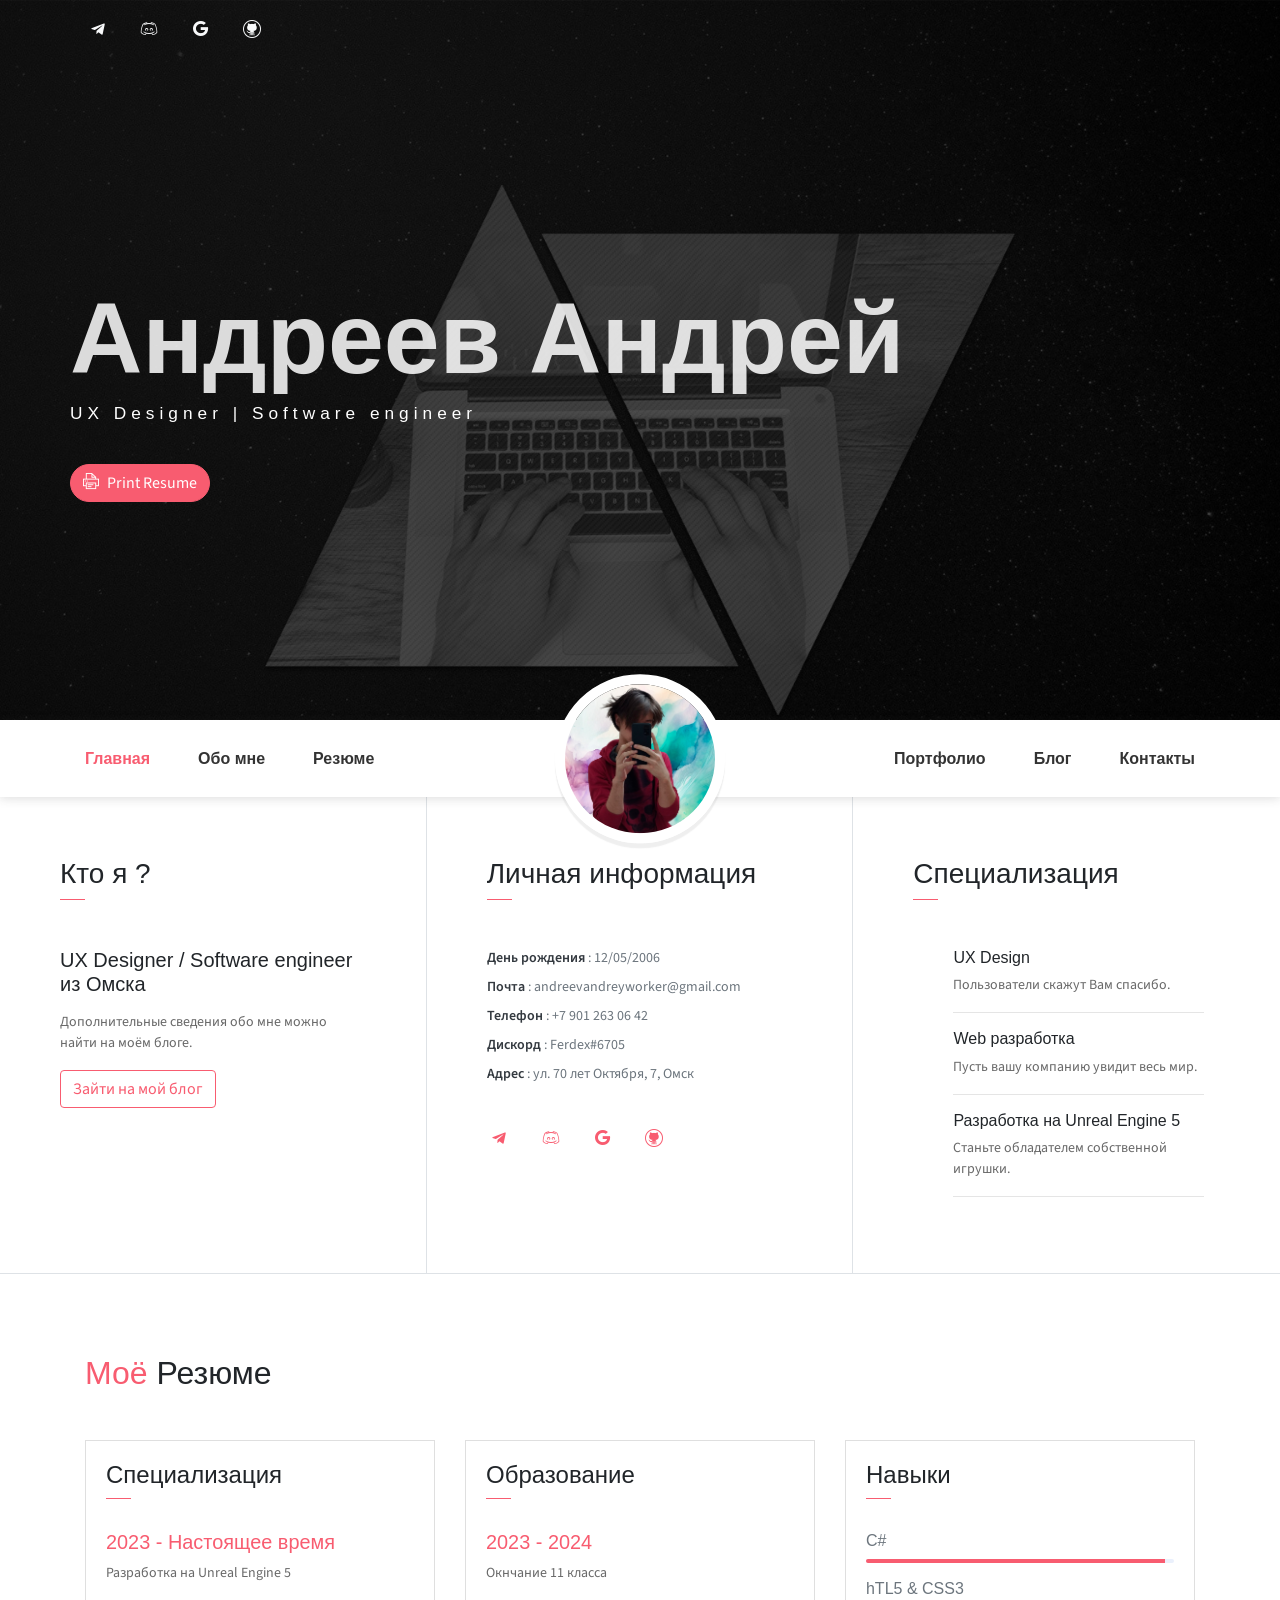
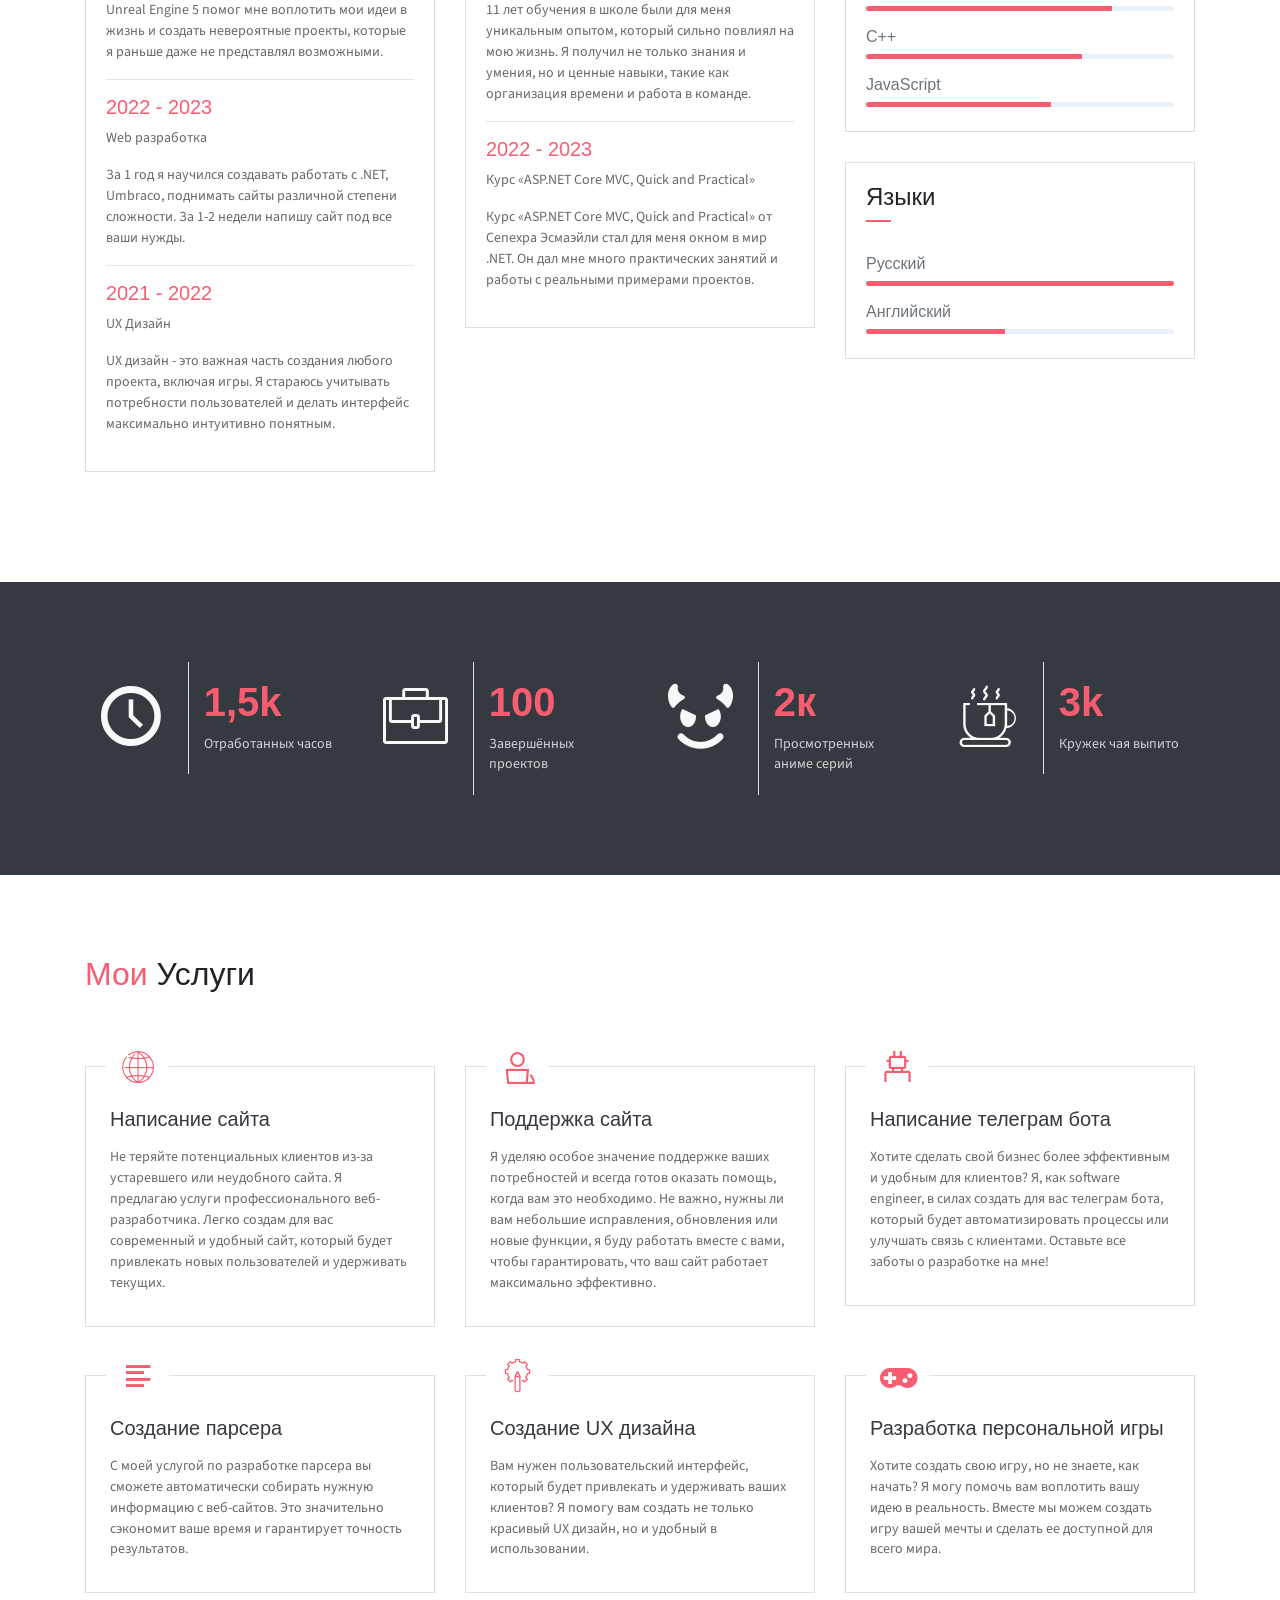
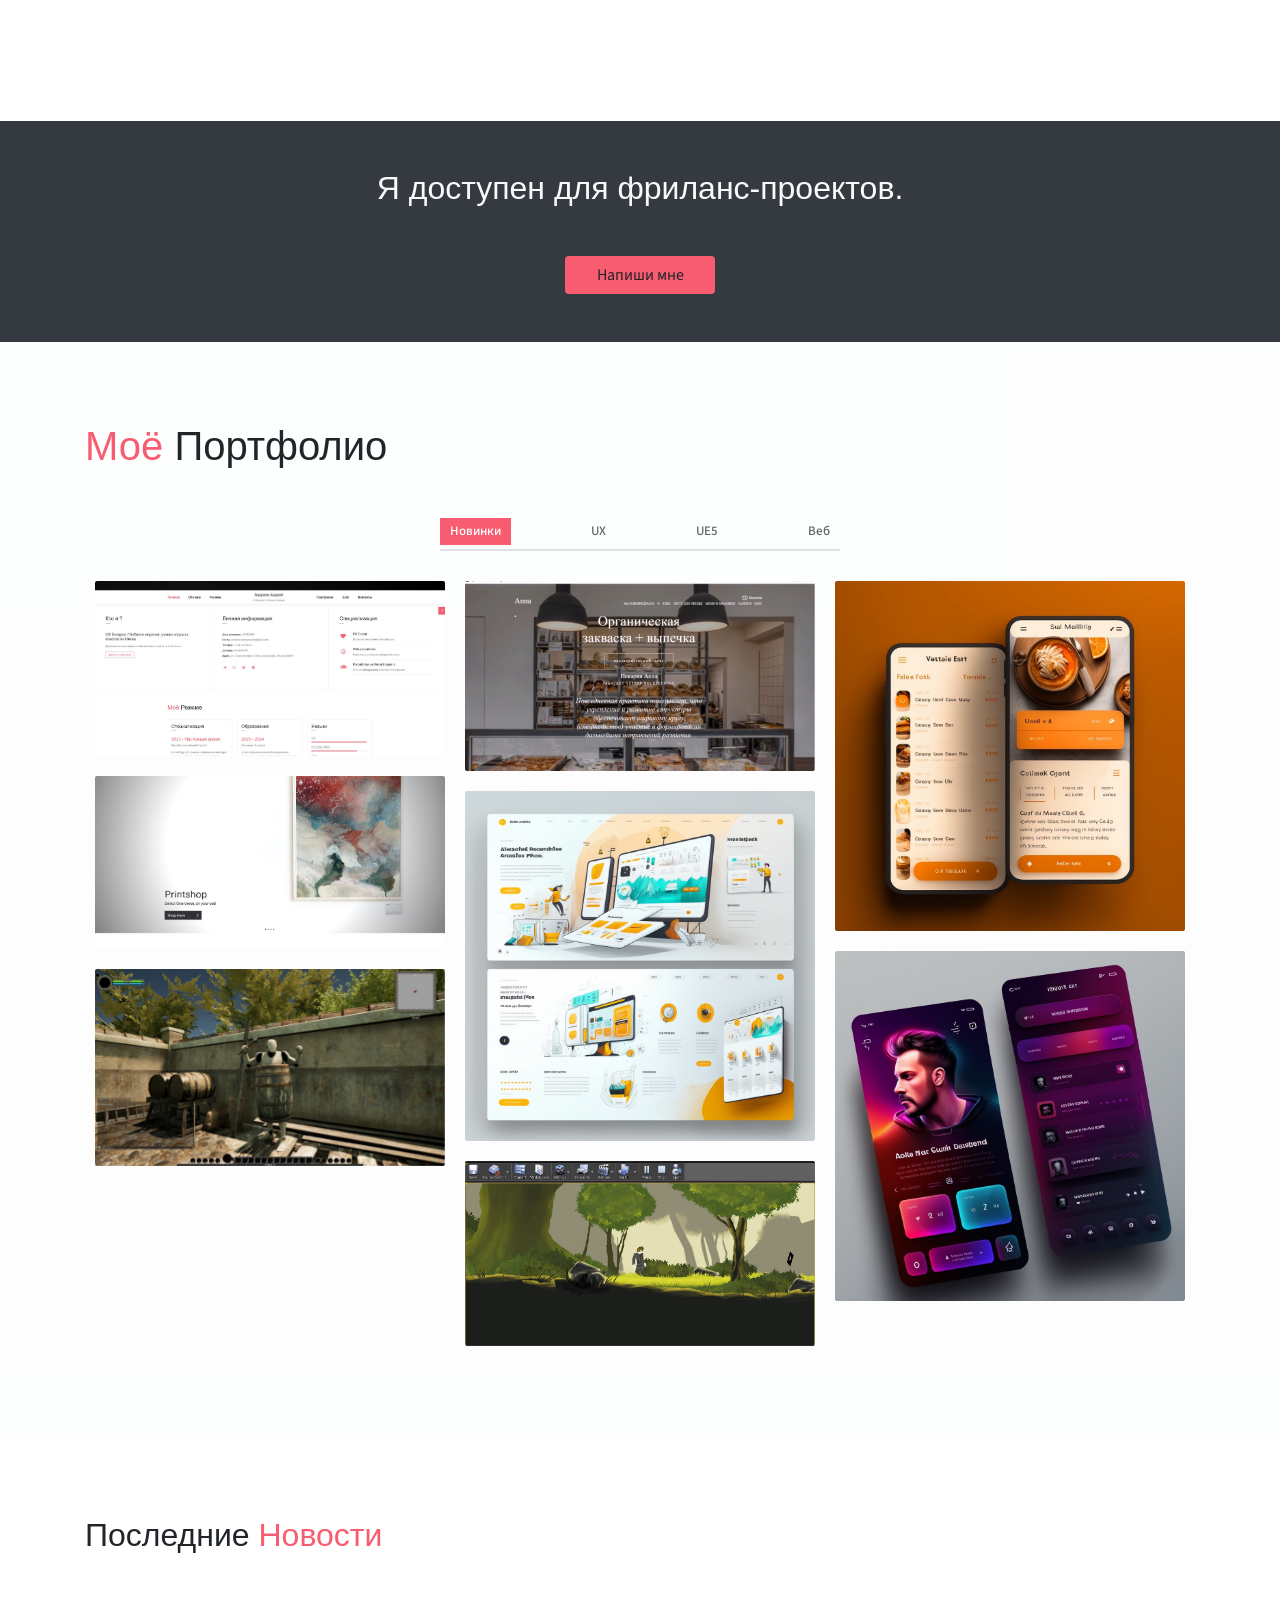
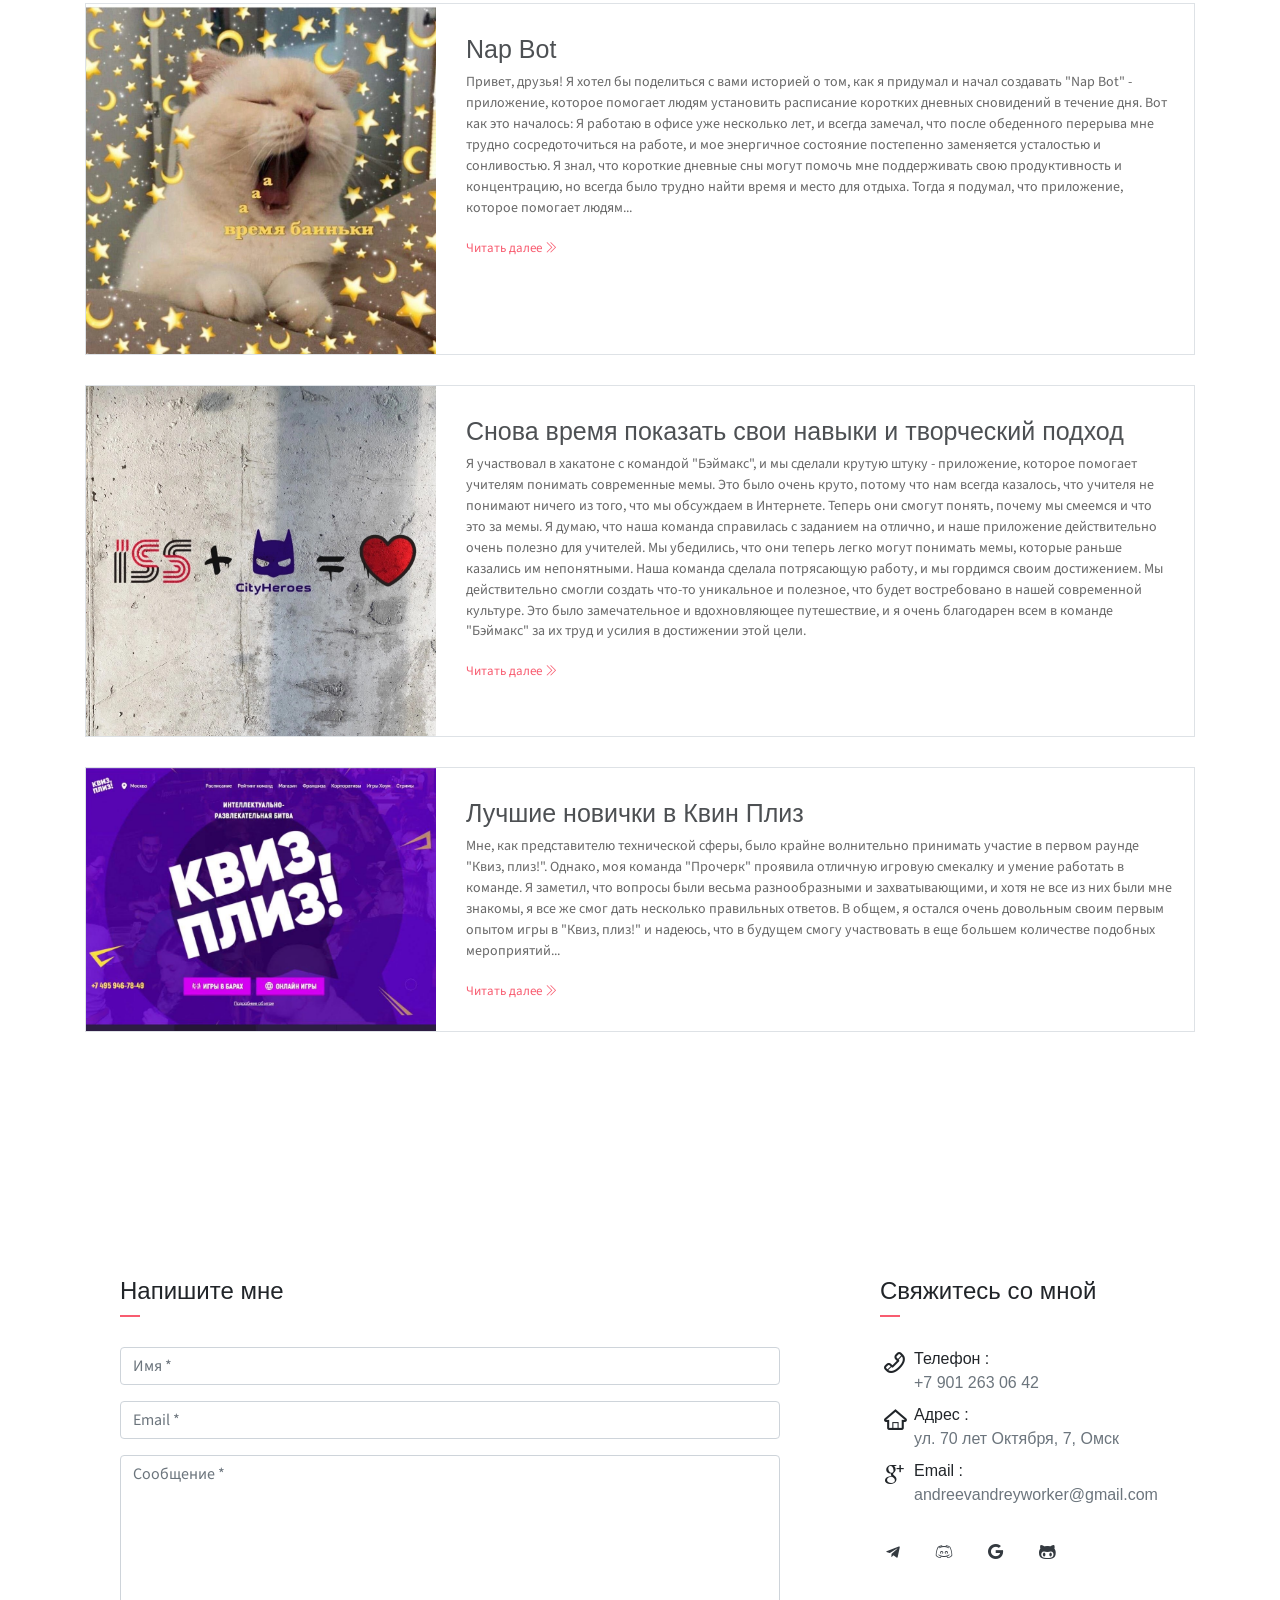
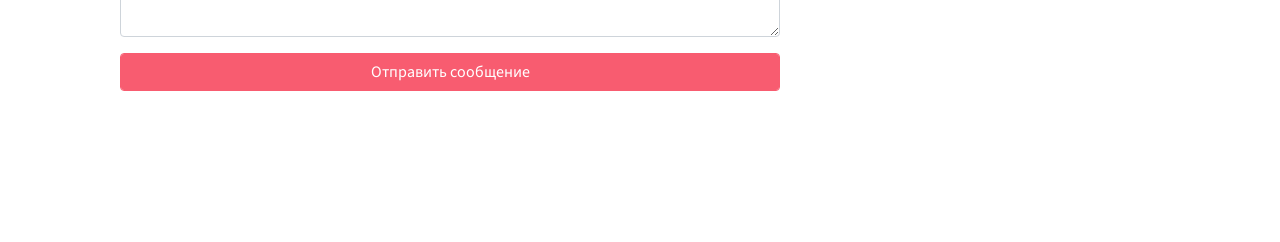
<file: index.html>
<!DOCTYPE html>
<html lang="en">
<head>
	<meta charset="utf-8">
    <meta name="viewport" content="width=device-width, initial-scale=1, shrink-to-fit=no">
   <meta name="description" content="Персональная страница разработчика Андреева Андрея. Посмотрите мои проекты и навыки веб-разработки.">
<meta name="author" content="Ferdex">
<title>Ferdex - Персональная страница разработчика | Портфолио проектов и навыки веб-разработки</title>
    <!-- font icons -->
    <link rel="stylesheet" href="assets/vendors/themify-icons/css/themify-icons.css">
    <link rel="stylesheet" href="assets/vendors/themify-icons/css/fontello.css">
    <!-- Bootstrap + Ferdex main styles -->
	<link rel="stylesheet" href="assets/css/ferdex.css">
</head>
<body data-spy="scroll" data-target=".navbar" data-offset="40" id="home">
    <a href="https://ferdexe.github.io/blog/file" target="_blank" class="btn btn-primary btn-component" data-spy="affix" data-offset-top="600"><i class="ti-shift-left-alt"></i>Узнать больше</a>
    <header class="header">
        <div class="container">
            <ul class="social-icons pt-3">
                <li class="social-item"><a class="social-link text-light" href="https://t.me/privetick"><i class="icon-telegram_icon_136124" aria-hidden="true"></i></a></li>
                <li class="social-item"><a class="social-link text-light" href="https://discordapp.com/users/372656470719856641/"><i class="icon-icons8-discord" aria-hidden="true"></i></a></li>
                <li class="social-item"><a class="social-link text-light" href="mailto:andreevandreyworker@gmail.com"><i class="icon-google" aria-hidden="true"></i></a></li>
                <li class="social-item"><a class="social-link text-light" href="https://github.com/FerdeXe"><i class="icon-github-1" aria-hidden="true"></i></a></li>
                
            </ul>  
            <div class="header-content">
                <h4 class="header-subtitle" ></h4>
                <h1 class="header-title">Андреев Андрей</h1>
                <h6 class="header-mono" >UX Designer | Software engineer</h6>
                <button class="btn btn-primary btn-rounded"  onclick="window.open('https://drive.google.com/file/d/13ElZwoOa2_FFTJ985xcsi3RDYIU5P3VE/view?usp=share_link')"><i class="ti-printer pr-2"></i>Print Resume</button>
            </div>
        </div>
    </header>
    <nav class="navbar sticky-top navbar-expand-lg navbar-light bg-white" data-spy="affix" data-offset-top="510">
        <div class="container">
            <button class="navbar-toggler ml-auto" type="button" data-toggle="collapse" data-target="#navbarSupportedContent" aria-controls="navbarSupportedContent" aria-expanded="false" aria-label="Toggle navigation">
                <span class="navbar-toggler-icon"></span>
            </button>
            <div class="collapse mt-sm-20 navbar-collapse" id="navbarSupportedContent">
                <ul class="navbar-nav mr-auto">
                    <li class="nav-item">
                        <a href="#home" class="nav-link">Главная</a>
                    </li>
                    <li class="nav-item">
                        <a href="#about" class="nav-link">Обо мне</a>
                    </li>
                    <li class="nav-item">
                        <a href="#resume" class="nav-link">Резюме</a>
                    </li>
                </ul>
                <ul class="navbar-nav brand">
                    <img src="assets/imgs/avatar.jpg" alt="" class="brand-img">
                    <li class="brand-txt">
                        <h5 class="brand-title">Андреев Андрей</h5>
                        <div class="brand-subtitle">UX Designer | Software engineer</div>
                    </li>
                </ul>
                <ul class="navbar-nav ml-auto">
                    <li class="nav-item">
                        <a href="#portfolio" class="nav-link">Портфолио</a>
                    </li>
                    <li class="nav-item">
                        <a href="#blog" class="nav-link">Блог</a>
                    </li>
                    <li class="nav-item last-item">
                        <a href="#contact" class="nav-link">Контакты</a>
                    </li>
                </ul>
            </div>
        </div>
    </nav>
    <div class="container-fluid">
        <div id="about" class="row about-section">
            <div class="col-lg-4 about-card">
                <h3 class="font-weight-light">Кто я ?</h3>
                <span class="line mb-5"></span>
                <h5 class="mb-3">UX Designer / Software engineer из Омска</h5>
                <p class="mt-20">Дополнительные сведения обо мне можно найти на моём блоге. </p>
                <button class="btn btn-outline-danger" onclick="window.open('https://ferdexe.github.io/blog/file')" ><i class="icon-down-circled2 "></i>Зайти на мой блог</button>
            </div>
            <div class="col-lg-4 about-card">
                <h3 class="font-weight-light">Личная информация</h3>
                <span class="line mb-5"></span>
                <ul class="mt40 info list-unstyled">
                    <li><span>День рождения</span> : 12/05/2006</li>
                    <li><span>Почта</span> : andreevandreyworker@gmail.com</li>
                    <li><span>Телефон</span> : +7 901 263 06 42</li>
                    <li><span>Дискорд</span> : Ferdex#6705 </li>
                    <li><span>Адрес</span> :  ул. 70 лет Октября, 7, Омск</li>
                </ul>
                <ul class="social-icons pt-3">
                    <li class="social-item"><a class="social-link" href="https://t.me/privetick"><i class="icon-telegram_icon_136124" aria-hidden="true"></i></a></li>
                    <li class="social-item"><a class="social-link" href="https://discordapp.com/users/372656470719856641/"><i class="icon-icons8-discord" aria-hidden="true"></i></a></li>
                    <li class="social-item"><a class="social-link" href="mailto:andreevandreyworker@gmail.com"><i class="icon-google" aria-hidden="true"></i></a></li>
                    <li class="social-item"><a class="social-link" href="https://github.com/FerdeXe"><i class="icon-github-1" aria-hidden="true"></i></a></li>
                   
                </ul>  
            </div>
            <div class="col-lg-4 about-card">
                <h3 class="font-weight-light">Специализация</h3>
                <span class="line mb-5"></span>
                <div class="row">
	                <div class="col-1 text-danger pt-1"><i class="icon-heart icon-lg ti-widget"></i></div>
                    <div class="col-10 ml-auto mr-3">
                        <h6>UX Design</h6>
                        <p class="subtitle">Пользователи скажут Вам спасибо.</p>
                        <hr>
                    </div>
                </div>
                <div class="row">
                    <div class="col-1 text-danger pt-1"><i class="icon-4552604-globe-internet-sphere-web_121385 icon-lg ti-widget"></i></div>
                    <div class="col-10 ml-auto mr-3">
                        <h6>Web разработка</h6>
                        <p class="subtitle">Пусть вашу компанию увидит весь мир.</p>
                        <hr>
                    </div>
                </div>
                <div class="row">
                    <div class="col-1 text-danger pt-1"><i class="icon-gamepad icon-lg ti-widget"></i></div>
                    <div class="col-10 ml-auto mr-3">
                        <h6>Разработка на Unreal Engine 5</h6>
                        <p class="subtitle">Станьте обладателем собственной игрушки.</p>
                        <hr>
                    </div>
                </div>
            </div>
        </div>
    </div>

    <!--Resume Section-->
    <section class="section" id="resume">
        <div class="container">
            <h2 class="mb-5"><span class="text-danger">Моё</span> Резюме</h2>
            <div class="row">
                <div class="col-md-6 col-lg-4">
                    <div class="card">
                       <div class="card-header">
                            <div class="mt-2">
                                <h4>Специализация</h4>
                                <span class="line"></span>  
                            </div>
                        </div>
                        <div class="card-body">
                            <h6 class="title text-danger">2023 - Настоящее время</h6>
                            <P>Разработка на Unreal Engine 5 </P>
                            <P class="subtitle">Unreal Engine 5 помог мне воплотить мои идеи в жизнь и создать невероятные проекты, которые я раньше даже не представлял возможными.</P>
                            <hr>
                            <h6 class="title text-danger">2022 - 2023</h6>
                            <P>Web разработка</P>
                            <P class="subtitle">За 1 год я научился создавать работать с .NET, Umbraco, поднимать сайты различной степени сложности. За 1-2 недели напишу сайт под все ваши нужды.</P>
                            <hr>
                            <h6 class="title text-danger">2021 - 2022</h6>
                            <P>UX Дизайн</P>
                            <P class="subtitle">UX дизайн - это важная часть создания любого проекта, включая игры. Я стараюсь учитывать потребности пользователей и делать интерфейс максимально интуитивно понятным.</P>
                        </div>
                    </div>
                </div>
                <div class="col-md-6 col-lg-4">
                    <div class="card">
                       <div class="card-header">
                            <div class="mt-2">
                                <h4>Образование</h4>
                                <span class="line"></span>  
                            </div>
                        </div>
                        <div class="card-body">
                            <h6 class="title text-danger">2023 - 2024</h6>
                            <P>Окнчание 11 класса</P>
                            <P class="subtitle">11 лет обучения в школе были для меня уникальным опытом, который сильно повлиял на мою жизнь. Я получил не только знания и умения, но и ценные навыки, такие как организация времени и работа в команде.</P>
                            <hr>
                            <h6 class="title text-danger">2022 - 2023</h6>
                            <P>Курс «ASP.NET Core MVC, Quick and Practical»</P>
                            <P class="subtitle">Курс «ASP.NET Core MVC, Quick and Practical» от Сепехра Эсмаэйли стал для меня окном в мир .NET. Он дал мне много практических занятий и работы с реальными примерами проектов. </P>
                            
                            
                            
                        </div>
                    </div>
                </div>
                <div class="col-lg-4">
                    <div class="card">
                       <div class="card-header">
                            <div class="pull-left">
                                <h4 class="mt-2">Навыки</h4>
                                <span class="line"></span>  
                            </div>
                        </div>
                        <div class="card-body pb-2">
                           <h6>C#</h6>
                            <div class="progress mb-3">
                                <div class="progress-bar bg-danger" role="progressbar" style="width: 97%" aria-valuenow="25" aria-valuemin="0" aria-valuemax="100"></div>
                            </div>
                            <h6>hTL5 &amp; CSS3</h6>
                            <div class="progress mb-3">
                                <div class="progress-bar bg-danger" role="progressbar" style="width: 80%" aria-valuenow="25" aria-valuemin="0" aria-valuemax="100"></div>
                            </div>
                            <h6>C++</h6>
                            <div class="progress mb-3">
                                <div class="progress-bar bg-danger" role="progressbar" style="width: 70%" aria-valuenow="50" aria-valuemin="0" aria-valuemax="100"></div>
                            </div>
                            <h6>JavaScript</h6>
                            <div class="progress mb-3">
                                <div class="progress-bar bg-danger" role="progressbar" style="width: 60%" aria-valuenow="75" aria-valuemin="0" aria-valuemax="100"></div>
                            </div>
                         
                        </div>
                    </div>
                    <div class="card">
                       <div class="card-header">
                            <div class="pull-left">
                                <h4 class="mt-2">Языки</h4>
                                <span class="line"></span>  
                            </div>
                        </div>
                        <div class="card-body pb-2">
                           <h6>Русский</h6>
                            <div class="progress mb-3">
                                <div class="progress-bar bg-danger" role="progressbar" style="width: 100%" aria-valuenow="25" aria-valuemin="0" aria-valuemax="100"></div>
                            </div>
                            <h6>Английский</h6>
                            <div class="progress mb-3">
                                <div class="progress-bar bg-danger" role="progressbar" style="width: 45%" aria-valuenow="25" aria-valuemin="0" aria-valuemax="100"></div>
                            </div>
                           
                        </div>
                    </div>
                </div>
            </div>
        </div>
    </section>

    <section class="section bg-dark text-center">
        <div class="container">
            <div class="row text-center">
                <div class="col-md-6 col-lg-3">
                    <div class="row ">
                        <div class="col-5 text-right text-light border-right py-3">
                            <div class="m-auto"><i class="icon-clock ti-widget icon-xl "></i></div>
                        </div>
                        <div class="col-7 text-left py-3">
                            <h1 class="text-danger font-weight-bold font40">1,5k</h1>
                            <p class="text-light mb-1">Отработанных часов</p>
                        </div>
                    </div>
                </div>
                <div class="col-md-6 col-lg-3">
                    <div class="row">
                        <div class="col-5 text-right text-light border-right py-3">
                            <div class="m-auto"><i class="icon-briefcase_icon-icons ti-widget icon-xl"></i></div>
                        </div>
                        <div class="col-7 text-left py-3">
                            <h1 class="text-danger font-weight-bold font40">100</h1>
                            <p class="text-light mb-1">Завершённых проектов</p>
                        </div>
                    </div>
                </div>
                <div class="col-md-6 col-lg-3">
                    <div class="row">
                        <div class="col-5 text-right text-light border-right py-3">
                            <div class="m-auto"><i class=" icon-emo-devil ti-widget icon-xl"></i></div>
                        </div>
                        <div class="col-7 text-left py-3">
                            <h1 class="text-danger font-weight-bold font40">2к</h1>
                            <p class="text-light mb-1">Просмотренных аниме серий</p>
                        </div>
                    </div>
                </div>
                <div class="col-md-6 col-lg-3">
                    <div class="row">
                        <div class="col-5 text-right text-light border-right py-3">
                            <div class="m-auto"><i class="icon-tea_drink_icon_134139 ti-widget icon-xl"></i></div>
                        </div>
                        <div class="col-7 text-left py-3">
                            <h1 class="text-danger font-weight-bold font40">3k</h1>
                            <p class="text-light mb-1">Кружек чая выпито</p>
                        </div>
                    </div>
                </div>
            </div>
        </div>
    </section>

    <section class="section" id="service">
        <div class="container">
            <h2 class="mb-5 pb-4"><span class="text-danger">Мои</span> Услуги</h2>
            <div class="row">
                <div class="col-md-4 col-sm-6">
                    <div class="card mb-5">
                       <div class="card-header has-icon">
                            <i class="icon-4552604-globe-internet-sphere-web_121385 ti-widget text-danger" aria-hidden="true"></i>
                        </div>
                        <div class="card-body px-4 py-3">
                            <h5 class="mb-3 card-title text-dark">Написание сайта</h5>
                            <P class="subtitle">Не теряйте потенциальных клиентов из-за устаревшего или неудобного сайта. Я предлагаю услуги профессионального веб-разработчика. Легко создам для вас современный и удобный сайт, который будет привлекать новых пользователей и удерживать текущих.</P>
                        </div>
                    </div>
                </div>
                <div class="col-md-4 col-sm-6">
                    <div class="card mb-5">
                       <div class="card-header has-icon">
                            <i class="icon-4213465-computer-freelancer-internet-office-online-work-working_115434 ti-widget text-danger" aria-hidden="true"></i>
                        </div>
                        <div class="card-body px-4 py-3">
                            <h5 class="mb-3 card-title text-dark">Поддержка сайта</h5>
                            <P class="subtitle">Я уделяю особое значение поддержке ваших потребностей и всегда готов оказать помощь, когда вам это необходимо. Не важно, нужны ли вам небольшие исправления, обновления или новые функции, я буду работать вместе с вами, чтобы гарантировать, что ваш сайт работает максимально эффективно. </P>
                        </div>
                    </div>
                </div>
                <div class="col-md-4 col-sm-6">
                    <div class="card mb-5">
                       <div class="card-header has-icon">
                            <i class="icon-bot_icon_215703 ti-widget text-danger" aria-hidden="true"></i>
                        </div>
                        <div class="card-body px-4 py-3">
                            <h5 class="mb-3 card-title text-dark">Написание телеграм бота</h5>
                            <P class="subtitle">Хотите сделать свой бизнес более эффективным и удобным для клиентов? Я, как software engineer, в силах создать для вас телеграм бота, который будет автоматизировать процессы или улучшать связь с клиентами. Оставьте все заботы о разработке на мне!</P>
                        </div>
                    </div>
                </div>
                <div class="col-md-4 col-sm-6">
                    <div class="card mb-5">
                       <div class="card-header has-icon">
                            <i class="icon-article ti-widget text-danger" aria-hidden="true"></i>
                        </div>
                        <div class="card-body px-4 py-3">
                            <h5 class="mb-3 card-title text-dark">Создание парсера</h5>
                            <P class="subtitle">С моей услугой по разработке парсера вы сможете автоматически собирать нужную информацию с веб-сайтов. Это значительно сэкономит ваше время и гарантирует точность результатов. </P>
                        </div>
                    </div>
                </div>
                <div class="col-md-4 col-sm-6">
                    <div class="card mb-5">
                       <div class="card-header has-icon">
                            <i class="icon-4230531-design-development-engineering_114995 ti-widget text-danger" aria-hidden="true"></i>
                        </div>
                        <div class="card-body px-4 py-3">
                            <h5 class="mb-3 card-title text-dark">Создание UX дизайна</h5>
                            <P class="subtitle">Вам нужен пользовательский интерфейс, который будет привлекать и удерживать ваших клиентов? Я помогу вам создать не только красивый UX дизайн, но и удобный в использовании. </P>
                        </div>
                    </div>
                </div>
                <div class="col-md-4 col-sm-6">
                    <div class="card mb-5">
                       <div class="card-header has-icon">
                            <i class="icon-gamepad ti-widget text-danger" aria-hidden="true"></i>
                        </div>
                        <div class="card-body px-4 py-3">
                            <h5 class="mb-3 card-title text-dark">Разработка персональной игры </h5>
                            <P class="subtitle">Хотите создать свою игру, но не знаете, как начать? Я могу помочь вам воплотить вашу идею в реальность. Вместе мы можем создать игру вашей мечты и сделать ее доступной для всего мира. </P>
                        </div>
                    </div>
                </div>
            </div>
        </div>
    </section>

    
    <section class="section bg-dark py-5">
        <div class="container text-center">
            <h2 class="text-light mb-5 font-weight-normal">Я доступен для фриланс-проектов.</h2>
	        <button  class="btn bg-primary w-lg" onclick="window.open('https://t.me/privetick')" >Напиши мне</button>
        </div>
    </section>

    <!-- Portfolio Section -->
    <section class="section bg-custom-gray" id="portfolio">
        <div class="container">
            <h1 class="mb-5"><span class="text-danger">Моё</span> Портфолио</h1>
            <div class="portfolio">
                <div class="filters">
                    <a href="#" data-filter=".new" class="active">
                        Новинки
                    </a>
                    <a href="#" data-filter=".advertising">
                        UX
                    </a>
                    <a href="#" data-filter=".branding">
                        UE5
                    </a>
                    <a href="#" data-filter=".web">
                        Веб
                    </a>
                </div>
                <div class="portfolio-container"> 
                    <div class="col-md-6 col-lg-4 web new">
                        <div class="portfolio-item">
                            <img src="assets/imgs/web-1.jpg" class="img-fluid" alt="">
                            <div class="content-holder">
                                <a class="img-popup" href="assets/imgs/web-1.jpg"></a>
                                <div class="text-holder">
                                    <h6 class="title">Веб</h6>
                                    <p class="subtitle">Сайт портфолио на котором вы сейчас находитесь.</p>
                                </div>
                            </div>   
                        </div>             
                    </div>
                    <div class="col-md-6 col-lg-4 web new">
                        <div class="portfolio-item">
                            <img src="assets/imgs/web-2.jpg" class="img-fluid" alt="">
                            <div class="content-holder">
                                <a class="img-popup" href="assets/imgs/web-2.jpg"></a>
                                <div class="text-holder">
                                    <h6 class="title">Веб</h6>
                                    <p class="subtitle">Один из моих последних сайтов. Он принадлежит омской кондитерской компании</p>
                                </div>
                            </div> 
                        </div>                         
                    </div>
                    <div class="col-md-6 col-lg-4 advertising new">
                        <div class="portfolio-item">
                            <img src="assets/imgs/advertising-2.jpg" class="img-fluid" alt="">                         
                            <div class="content-holder">
                                <a class="img-popup" href="assets/imgs/advertising-2.jpg"></a>
                                <div class="text-holder">
                                    <h6 class="title">UX</h6>
                                    <p class="subtitle">UX дизайн лондонской забегаловки</p>
                                </div>
                            </div>    
                        </div>              
                    </div> 
                    <div class="col-md-6 col-lg-4 web">
                        <div class="portfolio-item">
                            <img src="assets/imgs/web-4.jpg" class="img-fluid" alt="">
                            <div class="content-holder">
                                <a class="img-popup" href="assets/imgs/web-4.jpg"></a>
                                <div class="text-holder">
                                    <h6 class="title">Веб</h6>
                                    <p class="subtitle">Мой пилотный лэйдинговый сайт с javascript</p>
                                </div>
                            </div>
                        </div>                                                     
                    </div>

                    <div class="col-md-6 col-lg-4 advertising"> 
                        <div class="portfolio-item">
                            <img src="assets/imgs/advertising-1.jpg" class="img-fluid" alt="">                               
                            <div class="content-holder">
                                <a class="img-popup" href="assets/imgs/advertising-1.jpg"></a>
                                <div class="text-holder">
                                    <h6 class="title">UX</h6>
                                    <p class="subtitle">UX дизайн кросовок</p>
                                </div>
                            </div>
                        </div>                                                       
                    </div> 
                    <div class="col-md-6 col-lg-4 web new">
                        <div class="portfolio-item">
                            <img src="assets/imgs/web-3.jpg" class="img-fluid" alt="">  
                           <div class="content-holder">
                                <a class="img-popup" href="assets/imgs/web-3.jpg"></a>
                                <div class="text-holder">
                                    <h6 class="title">Веб</h6>
                                    <p class="subtitle">Лейндинг для минмой картинной галереи </p>
                                </div>
                            </div>
                        </div>                                                     
                    </div>
                    <div class="col-md-6 col-lg-4 advertising new">
                        <div class="portfolio-item">
                            <img src="assets/imgs/advertising-3.jpg" class="img-fluid" alt="">       
                           <div class="content-holder">
                                <a class="img-popup" href="assets/imgs/advertising-3.jpg"></a>
                                <div class="text-holder">
                                    <h6 class="title">UX</h6>
                                    <p class="subtitle">UX дизайн для минмой горнодобывающей промышленности</p>
                                </div>
                            </div>
                        </div>                                                       
                    </div> 
                   <div class="col-md-6 col-lg-4 advertising new">
    <div class="portfolio-item">
        <img src="assets/imgs/advertising-4.jpg" class="img-fluid" alt="">            
        <div class="content-holder">
            <a class="img-popup" href="assets/imgs/branding-1.jpg"></a>
            <div class="text-holder">
                <h6 class="title">UX</h6>
                <p class="subtitle">Один из моих первых UX дизайнов</p>
            </div>
        </div>
    </div>
</div>
                    <div class="col-md-6 col-lg-4 branding new">
                        <div class="portfolio-item">
                            <img src="assets/imgs/branding-1.jpg" class="img-fluid" alt="">                        
                            <div class="content-holder">
                                <a class="img-popup" href="assets/imgs/branding-1.jpg"></a>
                                <div class="text-holder">
                                    <h6 class="title">Unreal Engine 5</h6>
                                    <p class="subtitle">Ммо рпг на UE5</p>
                                </div>
                            </div> 
                        </div>
                    </div> 
                    <div class="col-md-6 col-lg-4 branding">
                        <div class="portfolio-item">
                            <img src="assets/imgs/branding-2.jpg" class="img-fluid" alt="">  
                            <div class="content-holder">
                                <a class="img-popup" href="assets/imgs/branding-2.jpg"></a>
                                <div class="text-holder">
                                    <h6 class="title">Unreal Engine 5</h6>
                                    <p class="subtitle">Простой платформер на UE5 </p>
                                </div>
                            </div>
                        </div>                                                     
                    </div> 
                    <div class="col-md-6 col-lg-4 branding new">
                        <div class="portfolio-item">
                            <img src="assets/imgs/branding-3.jpg" class="img-fluid" alt="">   
                            <div class="content-holder">
                                <a class="img-popup" href="assets/imgs/branding-3.jpg"></a>
                                <div class="text-holder">
                                    <h6 class="title">Unreal Engine 5</h6>
                                    <p class="subtitle">Линейная 2D игра на UE5</p>
                                </div>
                            </div>
                        </div>                                                    
                    </div> 
                    <div class="col-md-6 col-lg-4 branding">
                        <div class="portfolio-item">
                            <img src="assets/imgs/branding-4.jpg" class="img-fluid" alt="">                      
                            <div class="content-holder">
                                <a class="img-popup" href="assets/imgs/branding-4.jpg"></a>
                                <div class="text-holder">
                                    <h6 class="title">Unreal Engine 5</h6>
                                    <p class="subtitle">Прятки на острове</p>
                                </div>
                            </div>
                        </div>                                                      
                    </div> 
                    <div class="col-md-6 col-lg-4 branding">
                        <div class="portfolio-item">
                            <img src="assets/imgs/branding-5.jpg" class="img-fluid" alt="">          
                            <div class="content-holder">
                                <a class="img-popup" href="assets/imgs/branding-5.jpg"></a>
                                <div class="text-holder">
                                    <h6 class="title">Unreal Engine 5</h6>
                                    <p class="subtitle">Мой первый платформер на UE5</p>
                                </div>
                            </div>
                        </div>                                                   
                    </div>
                </div> 
            </div>  
        </div>            
    </section>
     <!--End of portfolio section--> 

    <section class="section" id="blog">
        <div class="container">
            <h2 class="mb-5">Последние <span class="text-danger">Новости</span></h2>
            <div class="row">
                <div class="blog-card">
                    <div class="img-holder">
                        <img src="assets/imgs/blog1.jpg" alt="">
                    </div>
                    <div class="content-holder">
                        <h6 class="title">Nap Bot</h6>

                     
                        
                        <p>Привет, друзья! Я хотел бы поделиться с вами историей о том, как я придумал и начал создавать "Nap Bot" - приложение, которое помогает людям установить расписание коротких дневных сновидений в течение дня.

Вот как это началось: Я работаю в офисе уже несколько лет, и всегда замечал, что после обеденного перерыва мне трудно сосредоточиться на работе, и мое энергичное состояние постепенно заменяется усталостью и сонливостью. Я знал, что короткие дневные сны могут помочь мне поддерживать свою продуктивность и концентрацию, но всегда было трудно найти время и место для отдыха.

Тогда я подумал, что приложение, которое помогает людям...</p>


                        <a href="https://ferdexe.github.io/blog/file" class="read-more" target="_blank">Читать далее <i class="ti-angle-double-right"></i></a>
                    </div>
                </div>

                 <!--blog-card--> 
                <div class="blog-card">
                    <div class="img-holder">
                        <img src="assets/imgs/blog2.jpg" alt="">
                    </div>
                    <div class="content-holder">
                        <h6 class="title">Снова время показать свои навыки и творческий подход</h6>

                     
                        
                        <p>Я участвовал в хакатоне с командой "Бэймакс", и мы сделали крутую штуку - приложение, которое помогает учителям понимать современные мемы. Это было очень круто, потому что нам всегда казалось, что учителя не понимают ничего из того, что мы обсуждаем в Интернете. Теперь они смогут понять, почему мы смеемся и что это за мемы. Я думаю, что наша команда справилась с заданием на отлично, и наше приложение действительно очень полезно для учителей. Мы убедились, что они теперь легко могут понимать мемы, которые раньше казались им непонятными. Наша команда сделала потрясающую работу, и мы гордимся своим достижением. Мы действительно смогли создать что-то уникальное и полезное, что будет востребовано в нашей современной культуре. Это было замечательное и вдохновляющее путешествие, и я очень благодарен всем в команде "Бэймакс" за их труд и усилия в достижении этой цели.</p>

                        <a href="https://ferdexe.github.io/blog/file" class="read-more" target="_blank">Читать далее <i class="ti-angle-double-right"></i></a>
                    </div>
                </div> 
                 <!--blog-card--> 
                <div class="blog-card">
                    <div class="img-holder">
                        <img src="assets/imgs/blog3.jpg" alt="">
                    </div>
                    <div class="content-holder">
                        <h4 class="title">Лучшие новички в Квин Плиз</h4>

                        
                        <p> Мне, как представителю технической сферы, было крайне волнительно принимать участие в первом раунде "Квиз, плиз!". Однако, моя команда "Прочерк" проявила отличную игровую смекалку и умение работать в команде. Я заметил, что вопросы были весьма разнообразными и захватывающими, и хотя не все из них были мне знакомы, я все же смог дать несколько правильных ответов. В общем, я остался очень довольным своим первым опытом игры в "Квиз, плиз!" и надеюсь, что в будущем смогу участвовать в еще большем количестве подобных мероприятий...</p>

                        <a href="https://ferdexe.github.io/blog/file" class="read-more" target="_blank">Читать далее <i class="ti-angle-double-right"></i></a>
                    </div>
                </div> 

            </div>
        </div>
    </section>
    <!--map-->
<div class="section contact" id="contact">
	<div id="map" class="map">
           


	</div>
	<div class="container">
		<div class="row">
			<div class="col-lg-8">
				<div class="contact-form-card">
					<h4 class="contact-title">Напишите мне</h4>
					<form action="">
						<div class="form-group">
							<input  class="form-control" type="text" placeholder="Имя *" required>
						</div>
						<div class="form-group">
							<input class="form-control" type="email" placeholder="Email *" required>
						</div>
						<div class="form-group">
							<textarea class="form-control"  placeholder="Сообщение *" rows="7" required></textarea>
						</div>
						<div class="form-group ">
							<button type="submit" class="form-control btn btn-primary" id="messageSentMessage">Отправить сообщение</button>
						</div>
					</form>
				</div>
			</div>
			<div class="col-lg-4">
				<div class="contact-info-card">
					<h4 class="contact-title">Свяжитесь со мной</h4>
					<div class="row mb-2">
						<div class="col-1 pt-1 mr-1">
							<i class="ti-widget icon-phone-outline icon-md"></i>
						</div>
						<div class="col-10 ">
							<h6 class="d-inline">Телефон : <br> <span class="text-muted">+7 901 263 06 42</span></h6>
						</div>
					</div>
					<div class="row mb-2">
						<div class="col-1 pt-1 mr-1">
							<i class="ti-widget icon-home-outline icon-md"></i>
						</div>
						<div class="col-10">
							<h6 class="d-inline">Адрес :<br> <span class="text-muted">ул. 70 лет Октября, 7, Омск</span></h6>
						</div>
					</div>
					<div class="row mb-2">
						<div class="col-1 pt-1 mr-1">
							<i class="ti-widget  icon-gplus icon-md"></i>
						</div>
						<div class="col-10">
							<h6 class="d-inline">Email :<br> <span class="text-muted">andreevandreyworker@gmail.com</span></h6>
						</div>
					</div>
					<ul class="social-icons pt-4">
						<li class="social-item"><a class="social-link text-dark" href="https://t.me/privetick"><i class="ti-widget icon-telegram_icon_136124" aria-hidden="true"></i></a></li>
						<li class="social-item"><a class="social-link text-dark" href="https://discordapp.com/users/372656470719856641/"><i class="ti-widget icon-icons8-discord" aria-hidden="true"></i></a></li>
						<li class="social-item"><a class="social-link text-dark" href="mailto:andreevandreyworker@gmail.com"><i class="ti-widget icon-google" aria-hidden="true"></i></a></li>
						<li class="social-item"><a class="social-link text-dark" href="https://github.com/FerdeXe"><i class="ti-widget icon-github" aria-hidden="true"></i></a></li>
                            
					</ul> 
				</div>
			</div>
		</div>

	</div>
</div>



	<!-- core  -->
    <script src="assets/vendors/jquery/jquery-3.4.1.js"></script>
    <script src="assets/vendors/bootstrap/bootstrap.bundle.js"></script>

    <!-- bootstrap 3 affix -->
    <script src="assets/vendors/bootstrap/bootstrap.affix.js"></script>

    <!-- Isotope  -->
    <script src="assets/vendors/isotope/isotope.pkgd.js"></script>
    
<!-- Yandex mpas -->

     <script src="https://api-maps.yandex.ru/2.1/?lang=ru_RU&amp;apikey=8fa94d76-ce22-4e90-8a14-e29b64cc490e"></script>

    <!-- Ferdex js -->
<script src="assets/js/ferdex.js"></script>



</body>
</html>
</file>
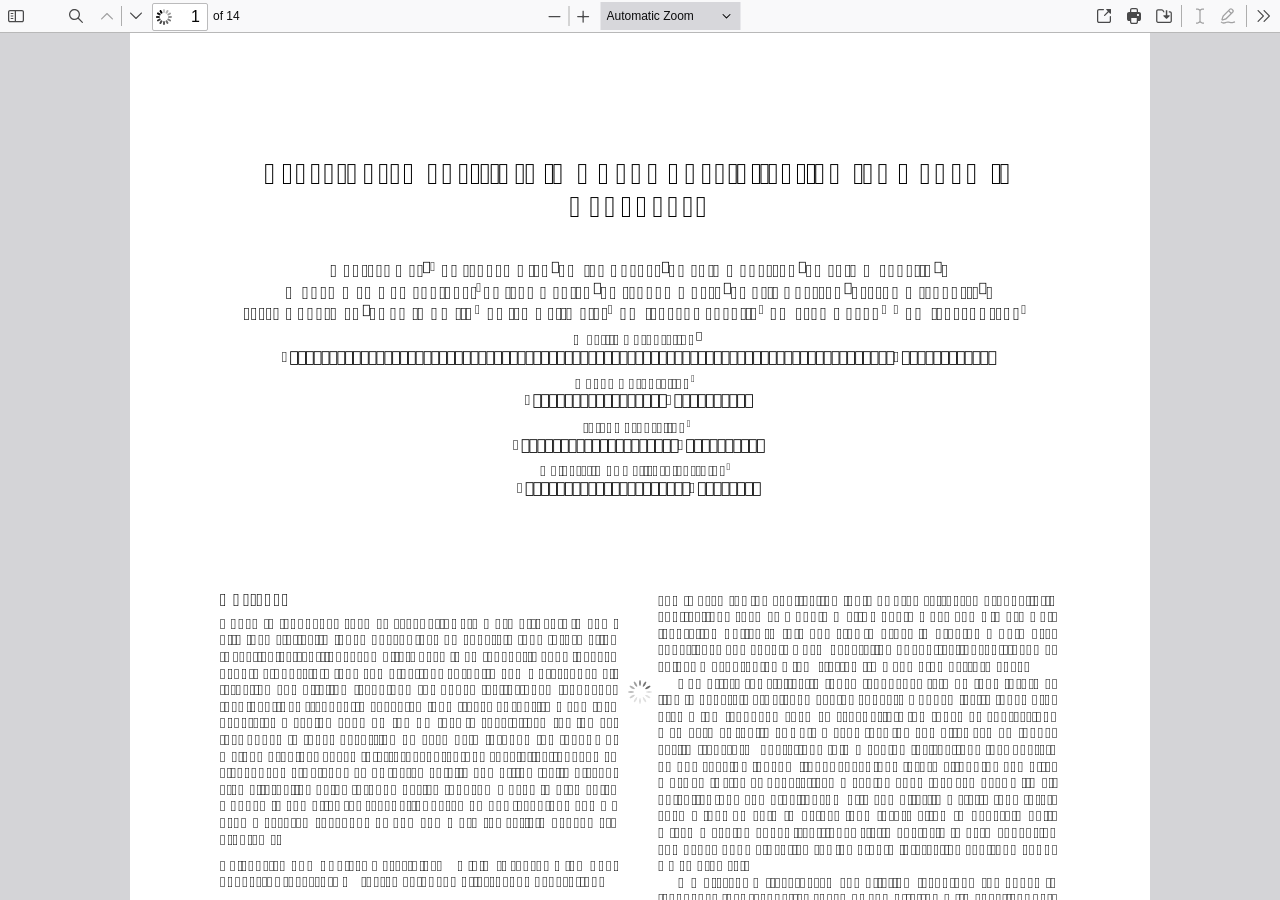
<file: assets/pdfjs/web/viewer.html>
<!DOCTYPE html>
<!--
Copyright 2012 Mozilla Foundation

Licensed under the Apache License, Version 2.0 (the "License");
you may not use this file except in compliance with the License.
You may obtain a copy of the License at

    http://www.apache.org/licenses/LICENSE-2.0

Unless required by applicable law or agreed to in writing, software
distributed under the License is distributed on an "AS IS" BASIS,
WITHOUT WARRANTIES OR CONDITIONS OF ANY KIND, either express or implied.
See the License for the specific language governing permissions and
limitations under the License.

Adobe CMap resources are covered by their own copyright but the same license:

    Copyright 1990-2015 Adobe Systems Incorporated.

See https://github.com/adobe-type-tools/cmap-resources
-->
<html dir="ltr" mozdisallowselectionprint>
  <head>
    <meta charset="utf-8">
    <meta name="viewport" content="width=device-width, initial-scale=1, maximum-scale=1">
    <meta name="google" content="notranslate">
    <title>PDF.js viewer</title>

    <link rel="stylesheet" href="viewer.css">

<!-- This snippet is used in production (included from viewer.html) -->
<link rel="resource" type="application/l10n" href="locale/locale.properties">
<script src="../build/pdf.js"></script>

  <script src="viewer.js"></script>

  </head>

  <body tabindex="1">
    <div id="outerContainer">

      <div id="sidebarContainer">
        <div id="toolbarSidebar">
          <div id="toolbarSidebarLeft">
            <div id="sidebarViewButtons" class="splitToolbarButton toggled" role="radiogroup">
              <button id="viewThumbnail" class="toolbarButton toggled" title="Show Thumbnails" tabindex="2" data-l10n-id="thumbs" role="radio" aria-checked="true" aria-controls="thumbnailView">
                 <span data-l10n-id="thumbs_label">Thumbnails</span>
              </button>
              <button id="viewOutline" class="toolbarButton" title="Show Document Outline (double-click to expand/collapse all items)" tabindex="3" data-l10n-id="document_outline" role="radio" aria-checked="false" aria-controls="outlineView">
                 <span data-l10n-id="document_outline_label">Document Outline</span>
              </button>
              <button id="viewAttachments" class="toolbarButton" title="Show Attachments" tabindex="4" data-l10n-id="attachments" role="radio" aria-checked="false" aria-controls="attachmentsView">
                 <span data-l10n-id="attachments_label">Attachments</span>
              </button>
              <button id="viewLayers" class="toolbarButton" title="Show Layers (double-click to reset all layers to the default state)" tabindex="5" data-l10n-id="layers" role="radio" aria-checked="false" aria-controls="layersView">
                 <span data-l10n-id="layers_label">Layers</span>
              </button>
            </div>
          </div>

          <div id="toolbarSidebarRight">
            <div id="outlineOptionsContainer" class="hidden">
              <div class="verticalToolbarSeparator"></div>

              <button id="currentOutlineItem" class="toolbarButton" disabled="disabled" title="Find Current Outline Item" tabindex="6" data-l10n-id="current_outline_item">
                <span data-l10n-id="current_outline_item_label">Current Outline Item</span>
              </button>
            </div>
          </div>
        </div>
        <div id="sidebarContent">
          <div id="thumbnailView">
          </div>
          <div id="outlineView" class="hidden">
          </div>
          <div id="attachmentsView" class="hidden">
          </div>
          <div id="layersView" class="hidden">
          </div>
        </div>
        <div id="sidebarResizer"></div>
      </div>  <!-- sidebarContainer -->

      <div id="mainContainer">
        <div class="findbar hidden doorHanger" id="findbar">
          <div id="findbarInputContainer">
            <input id="findInput" class="toolbarField" title="Find" placeholder="Find in document…" tabindex="91" data-l10n-id="find_input" aria-invalid="false">
            <div class="splitToolbarButton">
              <button id="findPrevious" class="toolbarButton" title="Find the previous occurrence of the phrase" tabindex="92" data-l10n-id="find_previous">
                <span data-l10n-id="find_previous_label">Previous</span>
              </button>
              <div class="splitToolbarButtonSeparator"></div>
              <button id="findNext" class="toolbarButton" title="Find the next occurrence of the phrase" tabindex="93" data-l10n-id="find_next">
                <span data-l10n-id="find_next_label">Next</span>
              </button>
            </div>
          </div>

          <div id="findbarOptionsOneContainer">
            <input type="checkbox" id="findHighlightAll" class="toolbarField" tabindex="94">
            <label for="findHighlightAll" class="toolbarLabel" data-l10n-id="find_highlight">Highlight All</label>
            <input type="checkbox" id="findMatchCase" class="toolbarField" tabindex="95">
            <label for="findMatchCase" class="toolbarLabel" data-l10n-id="find_match_case_label">Match Case</label>
          </div>
          <div id="findbarOptionsTwoContainer">
            <input type="checkbox" id="findMatchDiacritics" class="toolbarField" tabindex="96">
            <label for="findMatchDiacritics" class="toolbarLabel" data-l10n-id="find_match_diacritics_label">Match Diacritics</label>
            <input type="checkbox" id="findEntireWord" class="toolbarField" tabindex="97">
            <label for="findEntireWord" class="toolbarLabel" data-l10n-id="find_entire_word_label">Whole Words</label>
          </div>

          <div id="findbarMessageContainer" aria-live="polite">
            <span id="findResultsCount" class="toolbarLabel"></span>
            <span id="findMsg" class="toolbarLabel"></span>
          </div>
        </div>  <!-- findbar -->

        <div class="editorParamsToolbar hidden doorHangerRight" id="editorFreeTextParamsToolbar">
          <div class="editorParamsToolbarContainer">
            <div class="editorParamsSetter">
              <label for="editorFreeTextColor" class="editorParamsLabel" data-l10n-id="editor_free_text_color">Color</label>
              <input type="color" id="editorFreeTextColor" class="editorParamsColor" tabindex="100">
            </div>
            <div class="editorParamsSetter">
              <label for="editorFreeTextFontSize" class="editorParamsLabel" data-l10n-id="editor_free_text_size">Size</label>
              <input type="range" id="editorFreeTextFontSize" class="editorParamsSlider" value="10" min="5" max="100" step="1" tabindex="101">
            </div>
          </div>
        </div>

        <div class="editorParamsToolbar hidden doorHangerRight" id="editorInkParamsToolbar">
          <div class="editorParamsToolbarContainer">
            <div class="editorParamsSetter">
              <label for="editorInkColor" class="editorParamsLabel" data-l10n-id="editor_ink_color">Color</label>
              <input type="color" id="editorInkColor" class="editorParamsColor" tabindex="102">
            </div>
            <div class="editorParamsSetter">
              <label for="editorInkThickness" class="editorParamsLabel" data-l10n-id="editor_ink_thickness">Thickness</label>
              <input type="range" id="editorInkThickness" class="editorParamsSlider" value="1" min="1" max="20" step="1" tabindex="103">
            </div>
            <div class="editorParamsSetter">
              <label for="editorInkOpacity" class="editorParamsLabel" data-l10n-id="editor_ink_opacity">Opacity</label>
              <input type="range" id="editorInkOpacity" class="editorParamsSlider" value="100" min="1" max="100" step="1" tabindex="104">
            </div>
          </div>
        </div>

        <div id="secondaryToolbar" class="secondaryToolbar hidden doorHangerRight">
          <div id="secondaryToolbarButtonContainer">
            <button id="secondaryOpenFile" class="secondaryToolbarButton visibleLargeView" title="Open File" tabindex="51" data-l10n-id="open_file">
              <span data-l10n-id="open_file_label">Open</span>
            </button>

            <button id="secondaryPrint" class="secondaryToolbarButton visibleMediumView" title="Print" tabindex="52" data-l10n-id="print">
              <span data-l10n-id="print_label">Print</span>
            </button>

            <button id="secondaryDownload" class="secondaryToolbarButton visibleMediumView" title="Save" tabindex="53" data-l10n-id="save">
              <span data-l10n-id="save_label">Save</span>
            </button>

            <div class="horizontalToolbarSeparator visibleLargeView"></div>

            <button id="presentationMode" class="secondaryToolbarButton" title="Switch to Presentation Mode" tabindex="54" data-l10n-id="presentation_mode">
              <span data-l10n-id="presentation_mode_label">Presentation Mode</span>
            </button>

            <a href="#" id="viewBookmark" class="secondaryToolbarButton" title="Current Page (View URL from Current Page)" tabindex="55" data-l10n-id="bookmark1">
              <span data-l10n-id="bookmark1_label">Current Page</span>
            </a>

            <div id="viewBookmarkSeparator" class="horizontalToolbarSeparator"></div>

            <button id="firstPage" class="secondaryToolbarButton" title="Go to First Page" tabindex="56" data-l10n-id="first_page">
              <span data-l10n-id="first_page_label">Go to First Page</span>
            </button>
            <button id="lastPage" class="secondaryToolbarButton" title="Go to Last Page" tabindex="57" data-l10n-id="last_page">
              <span data-l10n-id="last_page_label">Go to Last Page</span>
            </button>

            <div class="horizontalToolbarSeparator"></div>

            <button id="pageRotateCw" class="secondaryToolbarButton" title="Rotate Clockwise" tabindex="58" data-l10n-id="page_rotate_cw">
              <span data-l10n-id="page_rotate_cw_label">Rotate Clockwise</span>
            </button>
            <button id="pageRotateCcw" class="secondaryToolbarButton" title="Rotate Counterclockwise" tabindex="59" data-l10n-id="page_rotate_ccw">
              <span data-l10n-id="page_rotate_ccw_label">Rotate Counterclockwise</span>
            </button>

            <div class="horizontalToolbarSeparator"></div>

            <div id="cursorToolButtons" role="radiogroup">
              <button id="cursorSelectTool" class="secondaryToolbarButton toggled" title="Enable Text Selection Tool" tabindex="60" data-l10n-id="cursor_text_select_tool" role="radio" aria-checked="true">
                <span data-l10n-id="cursor_text_select_tool_label">Text Selection Tool</span>
              </button>
              <button id="cursorHandTool" class="secondaryToolbarButton" title="Enable Hand Tool" tabindex="61" data-l10n-id="cursor_hand_tool" role="radio" aria-checked="false">
                <span data-l10n-id="cursor_hand_tool_label">Hand Tool</span>
              </button>
            </div>

            <div class="horizontalToolbarSeparator"></div>

            <div id="scrollModeButtons" role="radiogroup">
              <button id="scrollPage" class="secondaryToolbarButton" title="Use Page Scrolling" tabindex="62" data-l10n-id="scroll_page" role="radio" aria-checked="false">
                <span data-l10n-id="scroll_page_label">Page Scrolling</span>
              </button>
              <button id="scrollVertical" class="secondaryToolbarButton toggled" title="Use Vertical Scrolling" tabindex="63" data-l10n-id="scroll_vertical" role="radio" aria-checked="true">
                <span data-l10n-id="scroll_vertical_label" >Vertical Scrolling</span>
              </button>
              <button id="scrollHorizontal" class="secondaryToolbarButton" title="Use Horizontal Scrolling" tabindex="64" data-l10n-id="scroll_horizontal" role="radio" aria-checked="false">
                <span data-l10n-id="scroll_horizontal_label">Horizontal Scrolling</span>
              </button>
              <button id="scrollWrapped" class="secondaryToolbarButton" title="Use Wrapped Scrolling" tabindex="65" data-l10n-id="scroll_wrapped" role="radio" aria-checked="false">
                <span data-l10n-id="scroll_wrapped_label">Wrapped Scrolling</span>
              </button>
            </div>

            <div class="horizontalToolbarSeparator"></div>

            <div id="spreadModeButtons" role="radiogroup">
              <button id="spreadNone" class="secondaryToolbarButton toggled" title="Do not join page spreads" tabindex="66" data-l10n-id="spread_none" role="radio" aria-checked="true">
                <span data-l10n-id="spread_none_label">No Spreads</span>
              </button>
              <button id="spreadOdd" class="secondaryToolbarButton" title="Join page spreads starting with odd-numbered pages" tabindex="67" data-l10n-id="spread_odd" role="radio" aria-checked="false">
                <span data-l10n-id="spread_odd_label">Odd Spreads</span>
              </button>
              <button id="spreadEven" class="secondaryToolbarButton" title="Join page spreads starting with even-numbered pages" tabindex="68" data-l10n-id="spread_even" role="radio" aria-checked="false">
                <span data-l10n-id="spread_even_label">Even Spreads</span>
              </button>
            </div>

            <div class="horizontalToolbarSeparator"></div>

            <button id="documentProperties" class="secondaryToolbarButton" title="Document Properties…" tabindex="69" data-l10n-id="document_properties" aria-controls="documentPropertiesDialog">
              <span data-l10n-id="document_properties_label">Document Properties…</span>
            </button>
          </div>
        </div>  <!-- secondaryToolbar -->

        <div class="toolbar">
          <div id="toolbarContainer">
            <div id="toolbarViewer">
              <div id="toolbarViewerLeft">
                <button id="sidebarToggle" class="toolbarButton" title="Toggle Sidebar" tabindex="11" data-l10n-id="toggle_sidebar" aria-expanded="false" aria-controls="sidebarContainer">
                  <span data-l10n-id="toggle_sidebar_label">Toggle Sidebar</span>
                </button>
                <div class="toolbarButtonSpacer"></div>
                <button id="viewFind" class="toolbarButton" title="Find in Document" tabindex="12" data-l10n-id="findbar" aria-expanded="false" aria-controls="findbar">
                  <span data-l10n-id="findbar_label">Find</span>
                </button>
                <div class="splitToolbarButton hiddenSmallView">
                  <button class="toolbarButton" title="Previous Page" id="previous" tabindex="13" data-l10n-id="previous">
                    <span data-l10n-id="previous_label">Previous</span>
                  </button>
                  <div class="splitToolbarButtonSeparator"></div>
                  <button class="toolbarButton" title="Next Page" id="next" tabindex="14" data-l10n-id="next">
                    <span data-l10n-id="next_label">Next</span>
                  </button>
                </div>
                <input type="number" id="pageNumber" class="toolbarField" title="Page" value="1" min="1" tabindex="15" data-l10n-id="page" autocomplete="off">
                <span id="numPages" class="toolbarLabel"></span>
              </div>
              <div id="toolbarViewerRight">
                <button id="openFile" class="toolbarButton hiddenLargeView" title="Open File" tabindex="31" data-l10n-id="open_file">
                  <span data-l10n-id="open_file_label">Open</span>
                </button>

                <button id="print" class="toolbarButton hiddenMediumView" title="Print" tabindex="32" data-l10n-id="print">
                  <span data-l10n-id="print_label">Print</span>
                </button>

                <button id="download" class="toolbarButton hiddenMediumView" title="Save" tabindex="33" data-l10n-id="save">
                  <span data-l10n-id="save_label">Save</span>
                </button>

                <div class="verticalToolbarSeparator hiddenMediumView"></div>

                <div id="editorModeButtons" class="splitToolbarButton toggled" role="radiogroup">
                  <button id="editorFreeText" class="toolbarButton" disabled="disabled" title="Text" role="radio" aria-checked="false" tabindex="34" data-l10n-id="editor_free_text2">
                    <span data-l10n-id="editor_free_text2_label">Text</span>
                  </button>
                  <button id="editorInk" class="toolbarButton" disabled="disabled" title="Draw" role="radio" aria-checked="false" tabindex="35" data-l10n-id="editor_ink2">
                    <span data-l10n-id="editor_ink2_label">Draw</span>
                  </button>
                </div>

                <div id="editorModeSeparator" class="verticalToolbarSeparator"></div>

                <button id="secondaryToolbarToggle" class="toolbarButton" title="Tools" tabindex="48" data-l10n-id="tools" aria-expanded="false" aria-controls="secondaryToolbar">
                  <span data-l10n-id="tools_label">Tools</span>
                </button>
              </div>
              <div id="toolbarViewerMiddle">
                <div class="splitToolbarButton">
                  <button id="zoomOut" class="toolbarButton" title="Zoom Out" tabindex="21" data-l10n-id="zoom_out">
                    <span data-l10n-id="zoom_out_label">Zoom Out</span>
                  </button>
                  <div class="splitToolbarButtonSeparator"></div>
                  <button id="zoomIn" class="toolbarButton" title="Zoom In" tabindex="22" data-l10n-id="zoom_in">
                    <span data-l10n-id="zoom_in_label">Zoom In</span>
                   </button>
                </div>
                <span id="scaleSelectContainer" class="dropdownToolbarButton">
                  <select id="scaleSelect" title="Zoom" tabindex="23" data-l10n-id="zoom">
                    <option id="pageAutoOption" title="" value="auto" selected="selected" data-l10n-id="page_scale_auto">Automatic Zoom</option>
                    <option id="pageActualOption" title="" value="page-actual" data-l10n-id="page_scale_actual">Actual Size</option>
                    <option id="pageFitOption" title="" value="page-fit" data-l10n-id="page_scale_fit">Page Fit</option>
                    <option id="pageWidthOption" title="" value="page-width" data-l10n-id="page_scale_width">Page Width</option>
                    <option id="customScaleOption" title="" value="custom" disabled="disabled" hidden="true"></option>
                    <option title="" value="0.5" data-l10n-id="page_scale_percent" data-l10n-args='{ "scale": 50 }'>50%</option>
                    <option title="" value="0.75" data-l10n-id="page_scale_percent" data-l10n-args='{ "scale": 75 }'>75%</option>
                    <option title="" value="1" data-l10n-id="page_scale_percent" data-l10n-args='{ "scale": 100 }'>100%</option>
                    <option title="" value="1.25" data-l10n-id="page_scale_percent" data-l10n-args='{ "scale": 125 }'>125%</option>
                    <option title="" value="1.5" data-l10n-id="page_scale_percent" data-l10n-args='{ "scale": 150 }'>150%</option>
                    <option title="" value="2" data-l10n-id="page_scale_percent" data-l10n-args='{ "scale": 200 }'>200%</option>
                    <option title="" value="3" data-l10n-id="page_scale_percent" data-l10n-args='{ "scale": 300 }'>300%</option>
                    <option title="" value="4" data-l10n-id="page_scale_percent" data-l10n-args='{ "scale": 400 }'>400%</option>
                  </select>
                </span>
              </div>
            </div>
            <div id="loadingBar">
              <div class="progress">
                <div class="glimmer">
                </div>
              </div>
            </div>
          </div>
        </div>

        <div id="viewerContainer" tabindex="0">
          <div id="viewer" class="pdfViewer"></div>
        </div>
      </div> <!-- mainContainer -->

      <div id="dialogContainer">
        <dialog id="passwordDialog">
          <div class="row">
            <label for="password" id="passwordText" data-l10n-id="password_label">Enter the password to open this PDF file:</label>
          </div>
          <div class="row">
            <input type="password" id="password" class="toolbarField">
          </div>
          <div class="buttonRow">
            <button id="passwordCancel" class="dialogButton"><span data-l10n-id="password_cancel">Cancel</span></button>
            <button id="passwordSubmit" class="dialogButton"><span data-l10n-id="password_ok">OK</span></button>
          </div>
        </dialog>
        <dialog id="documentPropertiesDialog">
          <div class="row">
            <span id="fileNameLabel" data-l10n-id="document_properties_file_name">File name:</span>
            <p id="fileNameField" aria-labelledby="fileNameLabel">-</p>
          </div>
          <div class="row">
            <span id="fileSizeLabel" data-l10n-id="document_properties_file_size">File size:</span>
            <p id="fileSizeField" aria-labelledby="fileSizeLabel">-</p>
          </div>
          <div class="separator"></div>
          <div class="row">
            <span id="titleLabel" data-l10n-id="document_properties_title">Title:</span>
            <p id="titleField" aria-labelledby="titleLabel">-</p>
          </div>
          <div class="row">
            <span id="authorLabel" data-l10n-id="document_properties_author">Author:</span>
            <p id="authorField" aria-labelledby="authorLabel">-</p>
          </div>
          <div class="row">
            <span id="subjectLabel" data-l10n-id="document_properties_subject">Subject:</span>
            <p id="subjectField" aria-labelledby="subjectLabel">-</p>
          </div>
          <div class="row">
            <span id="keywordsLabel" data-l10n-id="document_properties_keywords">Keywords:</span>
            <p id="keywordsField" aria-labelledby="keywordsLabel">-</p>
          </div>
          <div class="row">
            <span id="creationDateLabel" data-l10n-id="document_properties_creation_date">Creation Date:</span>
            <p id="creationDateField" aria-labelledby="creationDateLabel">-</p>
          </div>
          <div class="row">
            <span id="modificationDateLabel" data-l10n-id="document_properties_modification_date">Modification Date:</span>
            <p id="modificationDateField" aria-labelledby="modificationDateLabel">-</p>
          </div>
          <div class="row">
            <span id="creatorLabel" data-l10n-id="document_properties_creator">Creator:</span>
            <p id="creatorField" aria-labelledby="creatorLabel">-</p>
          </div>
          <div class="separator"></div>
          <div class="row">
            <span id="producerLabel" data-l10n-id="document_properties_producer">PDF Producer:</span>
            <p id="producerField" aria-labelledby="producerLabel">-</p>
          </div>
          <div class="row">
            <span id="versionLabel" data-l10n-id="document_properties_version">PDF Version:</span>
            <p id="versionField" aria-labelledby="versionLabel">-</p>
          </div>
          <div class="row">
            <span id="pageCountLabel" data-l10n-id="document_properties_page_count">Page Count:</span>
            <p id="pageCountField" aria-labelledby="pageCountLabel">-</p>
          </div>
          <div class="row">
            <span id="pageSizeLabel" data-l10n-id="document_properties_page_size">Page Size:</span>
            <p id="pageSizeField" aria-labelledby="pageSizeLabel">-</p>
          </div>
          <div class="separator"></div>
          <div class="row">
            <span id="linearizedLabel" data-l10n-id="document_properties_linearized">Fast Web View:</span>
            <p id="linearizedField" aria-labelledby="linearizedLabel">-</p>
          </div>
          <div class="buttonRow">
            <button id="documentPropertiesClose" class="dialogButton"><span data-l10n-id="document_properties_close">Close</span></button>
          </div>
        </dialog>
        <dialog id="printServiceDialog" style="min-width: 200px;">
          <div class="row">
            <span data-l10n-id="print_progress_message">Preparing document for printing…</span>
          </div>
          <div class="row">
            <progress value="0" max="100"></progress>
            <span data-l10n-id="print_progress_percent" data-l10n-args='{ "progress": 0 }' class="relative-progress">0%</span>
          </div>
          <div class="buttonRow">
            <button id="printCancel" class="dialogButton"><span data-l10n-id="print_progress_close">Cancel</span></button>
          </div>
        </dialog>
      </div>  <!-- dialogContainer -->

    </div> <!-- outerContainer -->
    <div id="printContainer"></div>

    <input type="file" id="fileInput" class="hidden">
  </body>
</html>
</file>
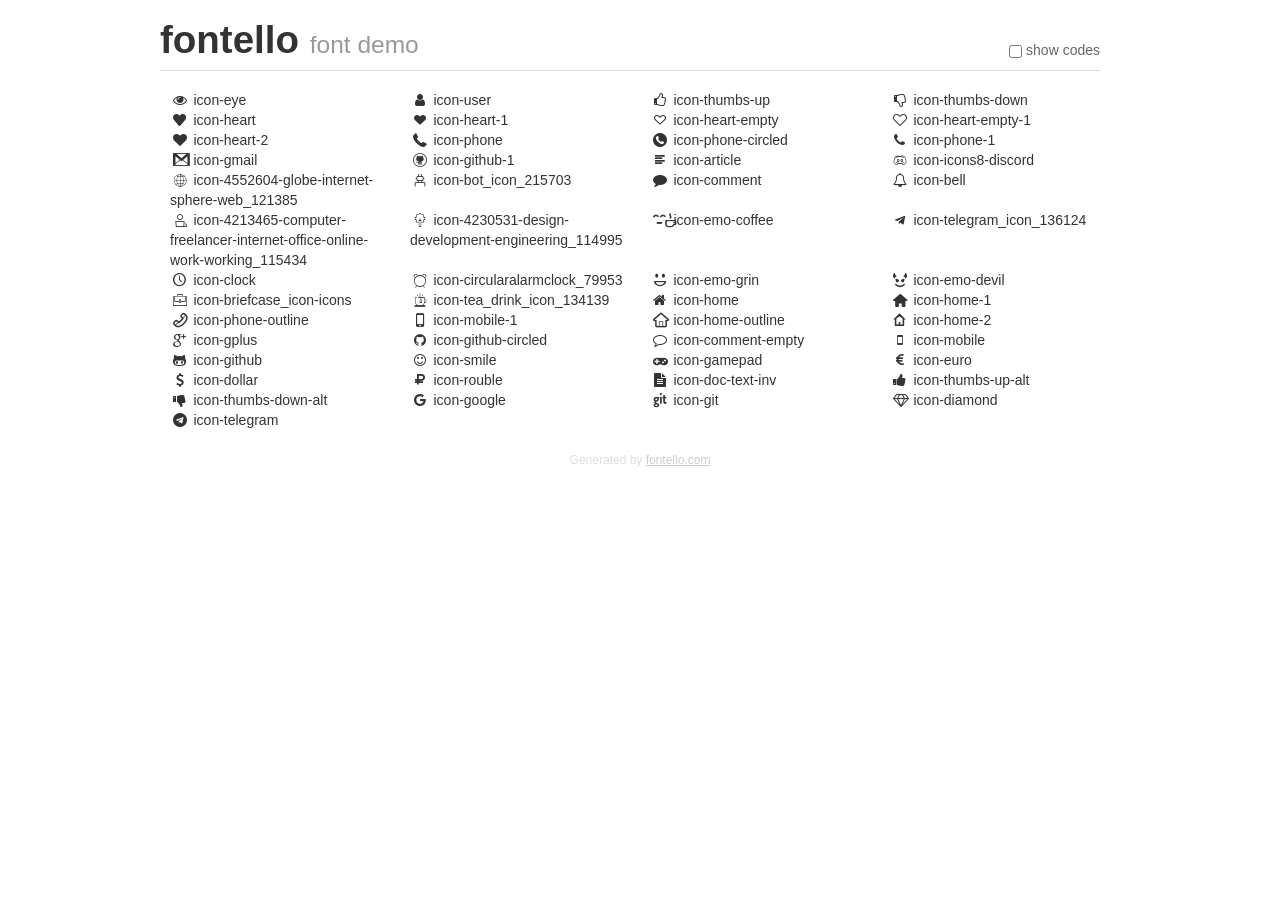
<file: assets/vendors/themify-icons/demo.html>
<!DOCTYPE html>
<html>
  <head>
  <!--[if lt IE 9]><script language="javascript" type="text/javascript" src="//html5shim.googlecode.com/svn/trunk/html5.js"></script><![endif]-->
  <meta charset="UTF-8">
  <style>
    html {
      font-size: 100%;
      -webkit-text-size-adjust: 100%;
      -ms-text-size-adjust: 100%;
    }
    a:focus {
      outline: thin dotted #333;
      outline: 5px auto -webkit-focus-ring-color;
      outline-offset: -2px;
    }
    a:hover,
    a:active {
      outline: 0;
    }
    input {
      margin: 0;
      font-size: 100%;
      vertical-align: middle;
      *overflow: visible;
      line-height: normal;
    }
    input::-moz-focus-inner {
      padding: 0;
      border: 0;
    }
    body {
      margin: 0;
      font-family: "Helvetica Neue", Helvetica, Arial, sans-serif;
      font-size: 14px;
      line-height: 20px;
      color: #333;
      background-color: #fff;
    }
    a {
      color: #08c;
      text-decoration: none;
    }
    a:hover {
      color: #005580;
      text-decoration: underline;
    }
    .row {
      margin-left: -20px;
      *zoom: 1;
    }
    .row:before,
    .row:after {
      display: table;
      content: "";
      line-height: 0;
    }
    .row:after {
      clear: both;
    }
    .span3 {
      float: left;
      min-height: 1px;
      margin-left: 20px;
      width: 220px;
    }
    .container {
      width: 940px;
      margin-right: auto;
      margin-left: auto;
      *zoom: 1;
    }
    .container:before,
    .container:after {
      display: table;
      content: "";
      line-height: 0;
    }
    .container:after {
      clear: both;
    }
    small {
      font-size: 85%;
    }
    h1 {
      margin: 10px 0;
      font-family: inherit;
      font-weight: bold;
      line-height: 20px;
      color: inherit;
      text-rendering: optimizelegibility;
      line-height: 40px;
      font-size: 38.5px;
    }
    h1 small {
      font-weight: normal;
      line-height: 1;
      color: #999;
      font-size: 24.5px;
    }

    body {
      margin-top: 90px;
    }
    .header {
      position: fixed;
      top: 0;
      left: 50%;
      margin-left: -480px;
      background-color: #fff;
      border-bottom: 1px solid #ddd;
      padding-top: 10px;
      z-index: 10;
    }
    .footer {
      color: #ddd;
      font-size: 12px;
      text-align: center;
      margin-top: 20px;
    }
    .footer a {
      color: #ccc;
      text-decoration: underline;
    }
    .the-icons {
      font-size: 14px;
      line-height: 24px;
    }
    .switch {
      position: absolute;
      right: 0;
      bottom: 10px;
      color: #666;
    }
    .switch input {
      margin-right: 0.3em;
    }
    .codesOn .i-name {
      display: none;
    }
    .codesOn .i-code {
      display: inline;
    }
    .i-code {
      display: none;
    }
    @font-face {
      font-family: 'fontello';
      src: url('./font/fontello.eot?43012055');
      src: url('./font/fontello.eot?43012055#iefix') format('embedded-opentype'),
           url('./font/fontello.woff?43012055') format('woff'),
           url('./font/fontello.ttf?43012055') format('truetype'),
           url('./font/fontello.svg?43012055#fontello') format('svg');
      font-weight: normal;
      font-style: normal;
    }
    .demo-icon {
      font-family: "fontello";
      font-style: normal;
      font-weight: normal;
      speak: never;
     
      display: inline-block;
      text-decoration: inherit;
      width: 1em;
      margin-right: .2em;
      text-align: center;
      /* opacity: .8; */
     
      /* For safety - reset parent styles, that can break glyph codes*/
      font-variant: normal;
      text-transform: none;
     
      /* fix buttons height, for twitter bootstrap */
      line-height: 1em;
     
      /* Animation center compensation - margins should be symmetric */
      /* remove if not needed */
      margin-left: .2em;
     
      /* You can be more comfortable with increased icons size */
      /* font-size: 120%; */
     
      /* Font smoothing. That was taken from TWBS */
      -webkit-font-smoothing: antialiased;
      -moz-osx-font-smoothing: grayscale;
     
      /* Uncomment for 3D effect */
      /* text-shadow: 1px 1px 1px rgba(127, 127, 127, 0.3); */
    }
    </style>
    <link rel="stylesheet" href="css/animation.css"><!--[if IE 7]><link rel="stylesheet" href="css/" + font.fontname + "-ie7.css"><![endif]-->
    <script>
      function toggleCodes(on) {
        var obj = document.getElementById('icons');
      
        if (on) {
          obj.className += ' codesOn';
        } else {
          obj.className = obj.className.replace(' codesOn', '');
        }
      }
    </script>
  </head>
  <body>
    <div class="container header">
      <h1>fontello <small>font demo</small></h1>
      <label class="switch">
        <input type="checkbox" onclick="toggleCodes(this.checked)">show codes
      </label>
    </div>
    <div class="container" id="icons">
      <div class="row">
        <div class="span3" title="Code: 0xe800">
          <i class="demo-icon icon-eye">&#xe800;</i> <span class="i-name">icon-eye</span><span class="i-code">0xe800</span>
        </div>
        <div class="span3" title="Code: 0xe801">
          <i class="demo-icon icon-user">&#xe801;</i> <span class="i-name">icon-user</span><span class="i-code">0xe801</span>
        </div>
        <div class="span3" title="Code: 0xe802">
          <i class="demo-icon icon-thumbs-up">&#xe802;</i> <span class="i-name">icon-thumbs-up</span><span class="i-code">0xe802</span>
        </div>
        <div class="span3" title="Code: 0xe803">
          <i class="demo-icon icon-thumbs-down">&#xe803;</i> <span class="i-name">icon-thumbs-down</span><span class="i-code">0xe803</span>
        </div>
      </div>
      <div class="row">
        <div class="span3" title="Code: 0xe804">
          <i class="demo-icon icon-heart">&#xe804;</i> <span class="i-name">icon-heart</span><span class="i-code">0xe804</span>
        </div>
        <div class="span3" title="Code: 0xe805">
          <i class="demo-icon icon-heart-1">&#xe805;</i> <span class="i-name">icon-heart-1</span><span class="i-code">0xe805</span>
        </div>
        <div class="span3" title="Code: 0xe806">
          <i class="demo-icon icon-heart-empty">&#xe806;</i> <span class="i-name">icon-heart-empty</span><span class="i-code">0xe806</span>
        </div>
        <div class="span3" title="Code: 0xe807">
          <i class="demo-icon icon-heart-empty-1">&#xe807;</i> <span class="i-name">icon-heart-empty-1</span><span class="i-code">0xe807</span>
        </div>
      </div>
      <div class="row">
        <div class="span3" title="Code: 0xe808">
          <i class="demo-icon icon-heart-2">&#xe808;</i> <span class="i-name">icon-heart-2</span><span class="i-code">0xe808</span>
        </div>
        <div class="span3" title="Code: 0xe809">
          <i class="demo-icon icon-phone">&#xe809;</i> <span class="i-name">icon-phone</span><span class="i-code">0xe809</span>
        </div>
        <div class="span3" title="Code: 0xe80a">
          <i class="demo-icon icon-phone-circled">&#xe80a;</i> <span class="i-name">icon-phone-circled</span><span class="i-code">0xe80a</span>
        </div>
        <div class="span3" title="Code: 0xe80b">
          <i class="demo-icon icon-phone-1">&#xe80b;</i> <span class="i-name">icon-phone-1</span><span class="i-code">0xe80b</span>
        </div>
      </div>
      <div class="row">
        <div class="span3" title="Code: 0xe80c">
          <i class="demo-icon icon-gmail">&#xe80c;</i> <span class="i-name">icon-gmail</span><span class="i-code">0xe80c</span>
        </div>
        <div class="span3" title="Code: 0xe80d">
          <i class="demo-icon icon-github-1">&#xe80d;</i> <span class="i-name">icon-github-1</span><span class="i-code">0xe80d</span>
        </div>
        <div class="span3" title="Code: 0xe80e">
          <i class="demo-icon icon-article">&#xe80e;</i> <span class="i-name">icon-article</span><span class="i-code">0xe80e</span>
        </div>
        <div class="span3" title="Code: 0xe80f">
          <i class="demo-icon icon-icons8-discord">&#xe80f;</i> <span class="i-name">icon-icons8-discord</span><span class="i-code">0xe80f</span>
        </div>
      </div>
      <div class="row">
        <div class="span3" title="Code: 0xe810">
          <i class="demo-icon icon-4552604-globe-internet-sphere-web_121385">&#xe810;</i> <span class="i-name">icon-4552604-globe-internet-sphere-web_121385</span><span class="i-code">0xe810</span>
        </div>
        <div class="span3" title="Code: 0xe811">
          <i class="demo-icon icon-bot_icon_215703">&#xe811;</i> <span class="i-name">icon-bot_icon_215703</span><span class="i-code">0xe811</span>
        </div>
        <div class="span3" title="Code: 0xe812">
          <i class="demo-icon icon-comment">&#xe812;</i> <span class="i-name">icon-comment</span><span class="i-code">0xe812</span>
        </div>
        <div class="span3" title="Code: 0xe813">
          <i class="demo-icon icon-bell">&#xe813;</i> <span class="i-name">icon-bell</span><span class="i-code">0xe813</span>
        </div>
      </div>
      <div class="row">
        <div class="span3" title="Code: 0xe814">
          <i class="demo-icon icon-4213465-computer-freelancer-internet-office-online-work-working_115434">&#xe814;</i> <span class="i-name">icon-4213465-computer-freelancer-internet-office-online-work-working_115434</span><span class="i-code">0xe814</span>
        </div>
        <div class="span3" title="Code: 0xe815">
          <i class="demo-icon icon-4230531-design-development-engineering_114995">&#xe815;</i> <span class="i-name">icon-4230531-design-development-engineering_114995</span><span class="i-code">0xe815</span>
        </div>
        <div class="span3" title="Code: 0xe816">
          <i class="demo-icon icon-emo-coffee">&#xe816;</i> <span class="i-name">icon-emo-coffee</span><span class="i-code">0xe816</span>
        </div>
        <div class="span3" title="Code: 0xe817">
          <i class="demo-icon icon-telegram_icon_136124">&#xe817;</i> <span class="i-name">icon-telegram_icon_136124</span><span class="i-code">0xe817</span>
        </div>
      </div>
      <div class="row">
        <div class="span3" title="Code: 0xe818">
          <i class="demo-icon icon-clock">&#xe818;</i> <span class="i-name">icon-clock</span><span class="i-code">0xe818</span>
        </div>
        <div class="span3" title="Code: 0xe819">
          <i class="demo-icon icon-circularalarmclock_79953">&#xe819;</i> <span class="i-name">icon-circularalarmclock_79953</span><span class="i-code">0xe819</span>
        </div>
        <div class="span3" title="Code: 0xe81a">
          <i class="demo-icon icon-emo-grin">&#xe81a;</i> <span class="i-name">icon-emo-grin</span><span class="i-code">0xe81a</span>
        </div>
        <div class="span3" title="Code: 0xe81b">
          <i class="demo-icon icon-emo-devil">&#xe81b;</i> <span class="i-name">icon-emo-devil</span><span class="i-code">0xe81b</span>
        </div>
      </div>
      <div class="row">
        <div class="span3" title="Code: 0xe81c">
          <i class="demo-icon icon-briefcase_icon-icons">&#xe81c;</i> <span class="i-name">icon-briefcase_icon-icons</span><span class="i-code">0xe81c</span>
        </div>
        <div class="span3" title="Code: 0xe81d">
          <i class="demo-icon icon-tea_drink_icon_134139">&#xe81d;</i> <span class="i-name">icon-tea_drink_icon_134139</span><span class="i-code">0xe81d</span>
        </div>
        <div class="span3" title="Code: 0xe81e">
          <i class="demo-icon icon-home">&#xe81e;</i> <span class="i-name">icon-home</span><span class="i-code">0xe81e</span>
        </div>
        <div class="span3" title="Code: 0xe81f">
          <i class="demo-icon icon-home-1">&#xe81f;</i> <span class="i-name">icon-home-1</span><span class="i-code">0xe81f</span>
        </div>
      </div>
      <div class="row">
        <div class="span3" title="Code: 0xe820">
          <i class="demo-icon icon-phone-outline">&#xe820;</i> <span class="i-name">icon-phone-outline</span><span class="i-code">0xe820</span>
        </div>
        <div class="span3" title="Code: 0xe821">
          <i class="demo-icon icon-mobile-1">&#xe821;</i> <span class="i-name">icon-mobile-1</span><span class="i-code">0xe821</span>
        </div>
        <div class="span3" title="Code: 0xe822">
          <i class="demo-icon icon-home-outline">&#xe822;</i> <span class="i-name">icon-home-outline</span><span class="i-code">0xe822</span>
        </div>
        <div class="span3" title="Code: 0xe823">
          <i class="demo-icon icon-home-2">&#xe823;</i> <span class="i-name">icon-home-2</span><span class="i-code">0xe823</span>
        </div>
      </div>
      <div class="row">
        <div class="span3" title="Code: 0xf05a">
          <i class="demo-icon icon-gplus">&#xf05a;</i> <span class="i-name">icon-gplus</span><span class="i-code">0xf05a</span>
        </div>
        <div class="span3" title="Code: 0xf09b">
          <i class="demo-icon icon-github-circled">&#xf09b;</i> <span class="i-name">icon-github-circled</span><span class="i-code">0xf09b</span>
        </div>
        <div class="span3" title="Code: 0xf0e5">
          <i class="demo-icon icon-comment-empty">&#xf0e5;</i> <span class="i-name">icon-comment-empty</span><span class="i-code">0xf0e5</span>
        </div>
        <div class="span3" title="Code: 0xf10b">
          <i class="demo-icon icon-mobile">&#xf10b;</i> <span class="i-name">icon-mobile</span><span class="i-code">0xf10b</span>
        </div>
      </div>
      <div class="row">
        <div class="span3" title="Code: 0xf113">
          <i class="demo-icon icon-github">&#xf113;</i> <span class="i-name">icon-github</span><span class="i-code">0xf113</span>
        </div>
        <div class="span3" title="Code: 0xf118">
          <i class="demo-icon icon-smile">&#xf118;</i> <span class="i-name">icon-smile</span><span class="i-code">0xf118</span>
        </div>
        <div class="span3" title="Code: 0xf11b">
          <i class="demo-icon icon-gamepad">&#xf11b;</i> <span class="i-name">icon-gamepad</span><span class="i-code">0xf11b</span>
        </div>
        <div class="span3" title="Code: 0xf153">
          <i class="demo-icon icon-euro">&#xf153;</i> <span class="i-name">icon-euro</span><span class="i-code">0xf153</span>
        </div>
      </div>
      <div class="row">
        <div class="span3" title="Code: 0xf155">
          <i class="demo-icon icon-dollar">&#xf155;</i> <span class="i-name">icon-dollar</span><span class="i-code">0xf155</span>
        </div>
        <div class="span3" title="Code: 0xf158">
          <i class="demo-icon icon-rouble">&#xf158;</i> <span class="i-name">icon-rouble</span><span class="i-code">0xf158</span>
        </div>
        <div class="span3" title="Code: 0xf15c">
          <i class="demo-icon icon-doc-text-inv">&#xf15c;</i> <span class="i-name">icon-doc-text-inv</span><span class="i-code">0xf15c</span>
        </div>
        <div class="span3" title="Code: 0xf164">
          <i class="demo-icon icon-thumbs-up-alt">&#xf164;</i> <span class="i-name">icon-thumbs-up-alt</span><span class="i-code">0xf164</span>
        </div>
      </div>
      <div class="row">
        <div class="span3" title="Code: 0xf165">
          <i class="demo-icon icon-thumbs-down-alt">&#xf165;</i> <span class="i-name">icon-thumbs-down-alt</span><span class="i-code">0xf165</span>
        </div>
        <div class="span3" title="Code: 0xf1a0">
          <i class="demo-icon icon-google">&#xf1a0;</i> <span class="i-name">icon-google</span><span class="i-code">0xf1a0</span>
        </div>
        <div class="span3" title="Code: 0xf1d3">
          <i class="demo-icon icon-git">&#xf1d3;</i> <span class="i-name">icon-git</span><span class="i-code">0xf1d3</span>
        </div>
        <div class="span3" title="Code: 0xf219">
          <i class="demo-icon icon-diamond">&#xf219;</i> <span class="i-name">icon-diamond</span><span class="i-code">0xf219</span>
        </div>
      </div>
      <div class="row">
        <div class="span3" title="Code: 0xf2c6">
          <i class="demo-icon icon-telegram">&#xf2c6;</i> <span class="i-name">icon-telegram</span><span class="i-code">0xf2c6</span>
        </div>
      </div>
    </div>
    <div class="container footer">Generated by <a href="https://fontello.com">fontello.com</a></div>
  </body>
</html>
</file>
<file: assets/vendors/themify-icons/css/themify-icons.css>
@font-face {
	font-family: 'themify';
	src:url("../fonts/themify.eot?-fvbane");
	src:url("../fonts/themify.eot?#iefix-fvbane") format("embedded-opentype"),
		url("../fonts/themify.woff?-fvbane") format("woff"),
		url("../fonts/themify.ttf?-fvbane") format("truetype"),
		url("../fonts/themify.svg?-fvbane#themify") format("svg");
	font-weight: normal;
	font-style: normal;
}

[class^="ti-"], [class*=" ti-"] {
	font-family: 'themify';
	speak: none;
	font-style: normal;
	font-weight: normal;
	font-variant: normal;
	text-transform: none;
	line-height: 1;

	/* Better Font Rendering =========== */
	-webkit-font-smoothing: antialiased;
	-moz-osx-font-smoothing: grayscale;
}

.ti-wand:before {
	content: "\e600";
}
.ti-volume:before {
	content: "\e601";
}
.ti-user:before {
	content: "\e602";
}
.ti-unlock:before {
	content: "\e603";
}
.ti-unlink:before {
	content: "\e604";
}
.ti-trash:before {
	content: "\e605";
}
.ti-thought:before {
	content: "\e606";
}
.ti-target:before {
	content: "\e607";
}
.ti-tag:before {
	content: "\e608";
}
.ti-tablet:before {
	content: "\e609";
}
.ti-star:before {
	content: "\e60a";
}
.ti-spray:before {
	content: "\e60b";
}
.ti-signal:before {
	content: "\e60c";
}
.ti-shopping-cart:before {
	content: "\e60d";
}
.ti-shopping-cart-full:before {
	content: "\e60e";
}
.ti-settings:before {
	content: "\e60f";
}
.ti-search:before {
	content: "\e610";
}
.ti-zoom-in:before {
	content: "\e611";
}
.ti-zoom-out:before {
	content: "\e612";
}
.ti-cut:before {
	content: "\e613";
}
.ti-ruler:before {
	content: "\e614";
}
.ti-ruler-pencil:before {
	content: "\e615";
}
.ti-ruler-alt:before {
	content: "\e616";
}
.ti-bookmark:before {
	content: "\e617";
}
.ti-bookmark-alt:before {
	content: "\e618";
}
.ti-reload:before {
	content: "\e619";
}
.ti-plus:before {
	content: "\e61a";
}
.ti-pin:before {
	content: "\e61b";
}
.ti-pencil:before {
	content: "\e61c";
}
.ti-pencil-alt:before {
	content: "\e61d";
}
.ti-paint-roller:before {
	content: "\e61e";
}
.ti-paint-bucket:before {
	content: "\e61f";
}
.ti-na:before {
	content: "\e620";
}
.ti-mobile:before {
	content: "\e621";
}
.ti-minus:before {
	content: "\e622";
}
.ti-medall:before {
	content: "\e623";
}
.ti-medall-alt:before {
	content: "\e624";
}
.ti-marker:before {
	content: "\e625";
}
.ti-marker-alt:before {
	content: "\e626";
}
.ti-arrow-up:before {
	content: "\e627";
}
.ti-arrow-right:before {
	content: "\e628";
}
.ti-arrow-left:before {
	content: "\e629";
}
.ti-arrow-down:before {
	content: "\e62a";
}
.ti-lock:before {
	content: "\e62b";
}
.ti-location-arrow:before {
	content: "\e62c";
}
.ti-link:before {
	content: "\e62d";
}
.ti-layout:before {
	content: "\e62e";
}
.ti-layers:before {
	content: "\e62f";
}
.ti-layers-alt:before {
	content: "\e630";
}
.ti-key:before {
	content: "\e631";
}
.ti-import:before {
	content: "\e632";
}
.ti-image:before {
	content: "\e633";
}
.ti-heart:before {
	content: "\e634";
}
.ti-heart-broken:before {
	content: "\e635";
}
.ti-hand-stop:before {
	content: "\e636";
}
.ti-hand-open:before {
	content: "\e637";
}
.ti-hand-drag:before {
	content: "\e638";
}
.ti-folder:before {
	content: "\e639";
}
.ti-flag:before {
	content: "\e63a";
}
.ti-flag-alt:before {
	content: "\e63b";
}
.ti-flag-alt-2:before {
	content: "\e63c";
}
.ti-eye:before {
	content: "\e63d";
}
.ti-export:before {
	content: "\e63e";
}
.ti-exchange-vertical:before {
	content: "\e63f";
}
.ti-desktop:before {
	content: "\e640";
}
.ti-cup:before {
	content: "\e641";
}
.ti-crown:before {
	content: "\e642";
}
.ti-comments:before {
	content: "\e643";
}
.ti-comment:before {
	content: "\e644";
}
.ti-comment-alt:before {
	content: "\e645";
}
.ti-close:before {
	content: "\e646";
}
.ti-clip:before {
	content: "\e647";
}
.ti-angle-up:before {
	content: "\e648";
}
.ti-angle-right:before {
	content: "\e649";
}
.ti-angle-left:before {
	content: "\e64a";
}
.ti-angle-down:before {
	content: "\e64b";
}
.ti-check:before {
	content: "\e64c";
}
.ti-check-box:before {
	content: "\e64d";
}
.ti-camera:before {
	content: "\e64e";
}
.ti-announcement:before {
	content: "\e64f";
}
.ti-brush:before {
	content: "\e650";
}
.ti-briefcase:before {
	content: "\e651";
}
.ti-bolt:before {
	content: "\e652";
}
.ti-bolt-alt:before {
	content: "\e653";
}
.ti-blackboard:before {
	content: "\e654";
}
.ti-bag:before {
	content: "\e655";
}
.ti-move:before {
	content: "\e656";
}
.ti-arrows-vertical:before {
	content: "\e657";
}
.ti-arrows-horizontal:before {
	content: "\e658";
}
.ti-fullscreen:before {
	content: "\e659";
}
.ti-arrow-top-right:before {
	content: "\e65a";
}
.ti-arrow-top-left:before {
	content: "\e65b";
}
.ti-arrow-circle-up:before {
	content: "\e65c";
}
.ti-arrow-circle-right:before {
	content: "\e65d";
}
.ti-arrow-circle-left:before {
	content: "\e65e";
}
.ti-arrow-circle-down:before {
	content: "\e65f";
}
.ti-angle-double-up:before {
	content: "\e660";
}
.ti-angle-double-right:before {
	content: "\e661";
}
.ti-angle-double-left:before {
	content: "\e662";
}
.ti-angle-double-down:before {
	content: "\e663";
}
.ti-zip:before {
	content: "\e664";
}
.ti-world:before {
	content: "\e665";
}
.ti-wheelchair:before {
	content: "\e666";
}
.ti-view-list:before {
	content: "\e667";
}
.ti-view-list-alt:before {
	content: "\e668";
}
.ti-view-grid:before {
	content: "\e669";
}
.ti-uppercase:before {
	content: "\e66a";
}
.ti-upload:before {
	content: "\e66b";
}
.ti-underline:before {
	content: "\e66c";
}
.ti-truck:before {
	content: "\e66d";
}
.ti-timer:before {
	content: "\e66e";
}
.ti-ticket:before {
	content: "\e66f";
}
.ti-thumb-up:before {
	content: "\e670";
}
.ti-thumb-down:before {
	content: "\e671";
}
.ti-text:before {
	content: "\e672";
}
.ti-stats-up:before {
	content: "\e673";
}
.ti-stats-down:before {
	content: "\e674";
}
.ti-split-v:before {
	content: "\e675";
}
.ti-split-h:before {
	content: "\e676";
}
.ti-smallcap:before {
	content: "\e677";
}
.ti-shine:before {
	content: "\e678";
}
.ti-shift-right:before {
	content: "\e679";
}
.ti-shift-left:before {
	content: "\e67a";
}
.ti-shield:before {
	content: "\e67b";
}
.ti-notepad:before {
	content: "\e67c";
}
.ti-server:before {
	content: "\e67d";
}
.ti-quote-right:before {
	content: "\e67e";
}
.ti-quote-left:before {
	content: "\e67f";
}
.ti-pulse:before {
	content: "\e680";
}
.ti-printer:before {
	content: "\e681";
}
.ti-power-off:before {
	content: "\e682";
}
.ti-plug:before {
	content: "\e683";
}
.ti-pie-chart:before {
	content: "\e684";
}
.ti-paragraph:before {
	content: "\e685";
}
.ti-panel:before {
	content: "\e686";
}
.ti-package:before {
	content: "\e687";
}
.ti-music:before {
	content: "\e688";
}
.ti-music-alt:before {
	content: "\e689";
}
.ti-mouse:before {
	content: "\e68a";
}
.ti-mouse-alt:before {
	content: "\e68b";
}
.ti-money:before {
	content: "\e68c";
}
.ti-microphone:before {
	content: "\e68d";
}
.ti-menu:before {
	content: "\e68e";
}
.ti-menu-alt:before {
	content: "\e68f";
}
.ti-map:before {
	content: "\e690";
}
.ti-map-alt:before {
	content: "\e691";
}
.ti-loop:before {
	content: "\e692";
}
.ti-location-pin:before {
	content: "\e693";
}
.ti-list:before {
	content: "\e694";
}
.ti-light-bulb:before {
	content: "\e695";
}
.ti-Italic:before {
	content: "\e696";
}
.ti-info:before {
	content: "\e697";
}
.ti-infinite:before {
	content: "\e698";
}
.ti-id-badge:before {
	content: "\e699";
}
.ti-hummer:before {
	content: "\e69a";
}
.ti-home:before {
	content: "\e69b";
}
.ti-help:before {
	content: "\e69c";
}
.ti-headphone:before {
	content: "\e69d";
}
.ti-harddrives:before {
	content: "\e69e";
}
.ti-harddrive:before {
	content: "\e69f";
}
.ti-gift:before {
	content: "\e6a0";
}
.ti-game:before {
	content: "\e6a1";
}
.ti-filter:before {
	content: "\e6a2";
}
.ti-files:before {
	content: "\e6a3";
}
.ti-file:before {
	content: "\e6a4";
}
.ti-eraser:before {
	content: "\e6a5";
}
.ti-envelope:before {
	content: "\e6a6";
}
.ti-download:before {
	content: "\e6a7";
}
.ti-direction:before {
	content: "\e6a8";
}
.ti-direction-alt:before {
	content: "\e6a9";
}
.ti-dashboard:before {
	content: "\e6aa";
}
.ti-control-stop:before {
	content: "\e6ab";
}
.ti-control-shuffle:before {
	content: "\e6ac";
}
.ti-control-play:before {
	content: "\e6ad";
}
.ti-control-pause:before {
	content: "\e6ae";
}
.ti-control-forward:before {
	content: "\e6af";
}
.ti-control-backward:before {
	content: "\e6b0";
}
.ti-cloud:before {
	content: "\e6b1";
}
.ti-cloud-up:before {
	content: "\e6b2";
}
.ti-cloud-down:before {
	content: "\e6b3";
}
.ti-clipboard:before {
	content: "\e6b4";
}
.ti-car:before {
	content: "\e6b5";
}
.ti-calendar:before {
	content: "\e6b6";
}
.ti-book:before {
	content: "\e6b7";
}
.ti-bell:before {
	content: "\e6b8";
}
.ti-basketball:before {
	content: "\e6b9";
}
.ti-bar-chart:before {
	content: "\e6ba";
}
.ti-bar-chart-alt:before {
	content: "\e6bb";
}
.ti-back-right:before {
	content: "\e6bc";
}
.ti-back-left:before {
	content: "\e6bd";
}
.ti-arrows-corner:before {
	content: "\e6be";
}
.ti-archive:before {
	content: "\e6bf";
}
.ti-anchor:before {
	content: "\e6c0";
}
.ti-align-right:before {
	content: "\e6c1";
}
.ti-align-left:before {
	content: "\e6c2";
}
.ti-align-justify:before {
	content: "\e6c3";
}
.ti-align-center:before {
	content: "\e6c4";
}
.ti-alert:before {
	content: "\e6c5";
}
.ti-alarm-clock:before {
	content: "\e6c6";
}
.ti-agenda:before {
	content: "\e6c7";
}
.ti-write:before {
	content: "\e6c8";
}
.ti-window:before {
	content: "\e6c9";
}
.ti-widgetized:before {
	content: "\e6ca";
}
.ti-widget:before {
	content: "\e6cb";
}
.ti-widget-alt:before {
	content: "\e6cc";
}
.ti-wallet:before {
	content: "\e6cd";
}
.ti-video-clapper:before {
	content: "\e6ce";
}
.ti-video-camera:before {
	content: "\e6cf";
}
.ti-vector:before {
	content: "\e6d0";
}
.ti-themify-logo:before {
	content: "\e6d1";
}
.ti-themify-favicon:before {
	content: "\e6d2";
}
.ti-themify-favicon-alt:before {
	content: "\e6d3";
}
.ti-support:before {
	content: "\e6d4";
}
.ti-stamp:before {
	content: "\e6d5";
}
.ti-split-v-alt:before {
	content: "\e6d6";
}
.ti-slice:before {
	content: "\e6d7";
}
.ti-shortcode:before {
	content: "\e6d8";
}
.ti-shift-right-alt:before {
	content: "\e6d9";
}
.ti-shift-left-alt:before {
	content: "\e6da";
}
.ti-ruler-alt-2:before {
	content: "\e6db";
}
.ti-receipt:before {
	content: "\e6dc";
}
.ti-pin2:before {
	content: "\e6dd";
}
.ti-pin-alt:before {
	content: "\e6de";
}
.ti-pencil-alt2:before {
	content: "\e6df";
}
.ti-palette:before {
	content: "\e6e0";
}
.ti-more:before {
	content: "\e6e1";
}
.ti-more-alt:before {
	content: "\e6e2";
}
.ti-microphone-alt:before {
	content: "\e6e3";
}
.ti-magnet:before {
	content: "\e6e4";
}
.ti-line-double:before {
	content: "\e6e5";
}
.ti-line-dotted:before {
	content: "\e6e6";
}
.ti-line-dashed:before {
	content: "\e6e7";
}
.ti-layout-width-full:before {
	content: "\e6e8";
}
.ti-layout-width-default:before {
	content: "\e6e9";
}
.ti-layout-width-default-alt:before {
	content: "\e6ea";
}
.ti-layout-tab:before {
	content: "\e6eb";
}
.ti-layout-tab-window:before {
	content: "\e6ec";
}
.ti-layout-tab-v:before {
	content: "\e6ed";
}
.ti-layout-tab-min:before {
	content: "\e6ee";
}
.ti-layout-slider:before {
	content: "\e6ef";
}
.ti-layout-slider-alt:before {
	content: "\e6f0";
}
.ti-layout-sidebar-right:before {
	content: "\e6f1";
}
.ti-layout-sidebar-none:before {
	content: "\e6f2";
}
.ti-layout-sidebar-left:before {
	content: "\e6f3";
}
.ti-layout-placeholder:before {
	content: "\e6f4";
}
.ti-layout-menu:before {
	content: "\e6f5";
}
.ti-layout-menu-v:before {
	content: "\e6f6";
}
.ti-layout-menu-separated:before {
	content: "\e6f7";
}
.ti-layout-menu-full:before {
	content: "\e6f8";
}
.ti-layout-media-right-alt:before {
	content: "\e6f9";
}
.ti-layout-media-right:before {
	content: "\e6fa";
}
.ti-layout-media-overlay:before {
	content: "\e6fb";
}
.ti-layout-media-overlay-alt:before {
	content: "\e6fc";
}
.ti-layout-media-overlay-alt-2:before {
	content: "\e6fd";
}
.ti-layout-media-left-alt:before {
	content: "\e6fe";
}
.ti-layout-media-left:before {
	content: "\e6ff";
}
.ti-layout-media-center-alt:before {
	content: "\e700";
}
.ti-layout-media-center:before {
	content: "\e701";
}
.ti-layout-list-thumb:before {
	content: "\e702";
}
.ti-layout-list-thumb-alt:before {
	content: "\e703";
}
.ti-layout-list-post:before {
	content: "\e704";
}
.ti-layout-list-large-image:before {
	content: "\e705";
}
.ti-layout-line-solid:before {
	content: "\e706";
}
.ti-layout-grid4:before {
	content: "\e707";
}
.ti-layout-grid3:before {
	content: "\e708";
}
.ti-layout-grid2:before {
	content: "\e709";
}
.ti-layout-grid2-thumb:before {
	content: "\e70a";
}
.ti-layout-cta-right:before {
	content: "\e70b";
}
.ti-layout-cta-left:before {
	content: "\e70c";
}
.ti-layout-cta-center:before {
	content: "\e70d";
}
.ti-layout-cta-btn-right:before {
	content: "\e70e";
}
.ti-layout-cta-btn-left:before {
	content: "\e70f";
}
.ti-layout-column4:before {
	content: "\e710";
}
.ti-layout-column3:before {
	content: "\e711";
}
.ti-layout-column2:before {
	content: "\e712";
}
.ti-layout-accordion-separated:before {
	content: "\e713";
}
.ti-layout-accordion-merged:before {
	content: "\e714";
}
.ti-layout-accordion-list:before {
	content: "\e715";
}
.ti-ink-pen:before {
	content: "\e716";
}
.ti-info-alt:before {
	content: "\e717";
}
.ti-help-alt:before {
	content: "\e718";
}
.ti-headphone-alt:before {
	content: "\e719";
}
.ti-hand-point-up:before {
	content: "\e71a";
}
.ti-hand-point-right:before {
	content: "\e71b";
}
.ti-hand-point-left:before {
	content: "\e71c";
}
.ti-hand-point-down:before {
	content: "\e71d";
}
.ti-gallery:before {
	content: "\e71e";
}
.ti-face-smile:before {
	content: "\e71f";
}
.ti-face-sad:before {
	content: "\e720";
}
.ti-credit-card:before {
	content: "\e721";
}
.ti-control-skip-forward:before {
	content: "\e722";
}
.ti-control-skip-backward:before {
	content: "\e723";
}
.ti-control-record:before {
	content: "\e724";
}
.ti-control-eject:before {
	content: "\e725";
}
.ti-comments-smiley:before {
	content: "\e726";
}
.ti-brush-alt:before {
	content: "\e727";
}
.ti-youtube:before {
	content: "\e728";
}
.ti-vimeo:before {
	content: "\e729";
}
.ti-twitter:before {
	content: "\e72a";
}
.ti-time:before {
	content: "\e72b";
}
.ti-tumblr:before {
	content: "\e72c";
}
.ti-skype:before {
	content: "\e72d";
}
.ti-share:before {
	content: "\e72e";
}
.ti-share-alt:before {
	content: "\e72f";
}
.ti-rocket:before {
	content: "\e730";
}
.ti-pinterest:before {
	content: "\e731";
}
.ti-new-window:before {
	content: "\e732";
}
.ti-microsoft:before {
	content: "\e733";
}
.ti-list-ol:before {
	content: "\e734";
}
.ti-linkedin:before {
	content: "\e735";
}
.ti-layout-sidebar-2:before {
	content: "\e736";
}
.ti-layout-grid4-alt:before {
	content: "\e737";
}
.ti-layout-grid3-alt:before {
	content: "\e738";
}
.ti-layout-grid2-alt:before {
	content: "\e739";
}
.ti-layout-column4-alt:before {
	content: "\e73a";
}
.ti-layout-column3-alt:before {
	content: "\e73b";
}
.ti-layout-column2-alt:before {
	content: "\e73c";
}
.ti-instagram:before {
	content: "\e73d";
}
.ti-google:before {
	content: "\e73e";
}
.ti-github:before {
	content: "\e73f";
}
.ti-flickr:before {
	content: "\e740";
}
.ti-facebook:before {
	content: "\e741";
}
.ti-dropbox:before {
	content: "\e742";
}
.ti-dribbble:before {
	content: "\e743";
}
.ti-apple:before {
	content: "\e744";
}
.ti-android:before {
	content: "\e745";
}
.ti-save:before {
	content: "\e746";
}
.ti-save-alt:before {
	content: "\e747";
}
.ti-yahoo:before {
	content: "\e748";
}
.ti-wordpress:before {
	content: "\e749";
}
.ti-vimeo-alt:before {
	content: "\e74a";
}
.ti-twitter-alt:before {
	content: "\e74b";
}
.ti-tumblr-alt:before {
	content: "\e74c";
}
.ti-trello:before {
	content: "\e74d";
}
.ti-stack-overflow:before {
	content: "\e74e";
}
.ti-soundcloud:before {
	content: "\e74f";
}
.ti-sharethis:before {
	content: "\e750";
}
.ti-sharethis-alt:before {
	content: "\e751";
}
.ti-reddit:before {
	content: "\e752";
}
.ti-pinterest-alt:before {
	content: "\e753";
}
.ti-microsoft-alt:before {
	content: "\e754";
}
.ti-linux:before {
	content: "\e755";
}
.ti-jsfiddle:before {
	content: "\e756";
}
.ti-joomla:before {
	content: "\e757";
}
.ti-html5:before {
	content: "\e758";
}
.ti-flickr-alt:before {
	content: "\e759";
}
.ti-email:before {
	content: "\e75a";
}
.ti-drupal:before {
	content: "\e75b";
}
.ti-dropbox-alt:before {
	content: "\e75c";
}
.ti-css3:before {
	content: "\e75d";
}
.ti-rss:before {
	content: "\e75e";
}
.ti-rss-alt:before {
	content: "\e75f";
}
</file>
<file: assets/vendors/themify-icons/css/fontello.css>
@font-face {
  font-family: 'fontello';
  src: url('../font/fontello.eot?8230914');
  src: url('../font/fontello.eot?8230914#iefix') format('embedded-opentype'),
       url('../font/fontello.woff2?8230914') format('woff2'),
       url('../font/fontello.woff?8230914') format('woff'),
       url('../font/fontello.ttf?8230914') format('truetype'),
       url('../font/fontello.svg?8230914#fontello') format('svg');
  font-weight: normal;
  font-style: normal;
}
/* Chrome hack: SVG is rendered more smooth in Windozze. 100% magic, uncomment if you need it. */
/* Note, that will break hinting! In other OS-es font will be not as sharp as it could be */
/*
@media screen and (-webkit-min-device-pixel-ratio:0) {
  @font-face {
    font-family: 'fontello';
    src: url('../font/fontello.svg?8230914#fontello') format('svg');
  }
}
*/
[class^="icon-"]:before, [class*=" icon-"]:before {
  font-family: "fontello";
  font-style: normal;
  font-weight: normal;
  speak: never;

  display: inline-block;
  text-decoration: inherit;
  width: 1em;
  margin-right: .2em;
  text-align: center;
  /* opacity: .8; */

  /* For safety - reset parent styles, that can break glyph codes*/
  font-variant: normal;
  text-transform: none;

  /* fix buttons height, for twitter bootstrap */
  line-height: 1em;

  /* Animation center compensation - margins should be symmetric */
  /* remove if not needed */
  margin-left: .2em;

  /* you can be more comfortable with increased icons size */
  /* font-size: 120%; */

  /* Font smoothing. That was taken from TWBS */
  -webkit-font-smoothing: antialiased;
  -moz-osx-font-smoothing: grayscale;

  /* Uncomment for 3D effect */
  /* text-shadow: 1px 1px 1px rgba(127, 127, 127, 0.3); */
}

.icon-eye:before { content: '\e800'; } /* '' */
.icon-user:before { content: '\e801'; } /* '' */
.icon-thumbs-up:before { content: '\e802'; } /* '' */
.icon-thumbs-down:before { content: '\e803'; } /* '' */
.icon-heart:before { content: '\e804'; } /* '' */
.icon-heart-1:before { content: '\e805'; } /* '' */
.icon-heart-empty:before { content: '\e806'; } /* '' */
.icon-heart-empty-1:before { content: '\e807'; } /* '' */
.icon-heart-2:before { content: '\e808'; } /* '' */
.icon-phone:before { content: '\e809'; } /* '' */
.icon-phone-circled:before { content: '\e80a'; } /* '' */
.icon-phone-1:before { content: '\e80b'; } /* '' */
.icon-gmail:before { content: '\e80c'; } /* '' */
.icon-github-1:before { content: '\e80d'; } /* '' */
.icon-article:before { content: '\e80e'; } /* '' */
.icon-icons8-discord:before { content: '\e80f'; } /* '' */
.icon-4552604-globe-internet-sphere-web_121385:before { content: '\e810'; } /* '' */
.icon-bot_icon_215703:before { content: '\e811'; } /* '' */
.icon-comment:before { content: '\e812'; } /* '' */
.icon-bell:before { content: '\e813'; } /* '' */
.icon-4213465-computer-freelancer-internet-office-online-work-working_115434:before { content: '\e814'; } /* '' */
.icon-4230531-design-development-engineering_114995:before { content: '\e815'; } /* '' */
.icon-emo-coffee:before { content: '\e816'; } /* '' */
.icon-telegram_icon_136124:before { content: '\e817'; } /* '' */
.icon-clock:before { content: '\e818'; } /* '' */
.icon-circularalarmclock_79953:before { content: '\e819'; } /* '' */
.icon-emo-grin:before { content: '\e81a'; } /* '' */
.icon-emo-devil:before { content: '\e81b'; } /* '' */
.icon-briefcase_icon-icons:before { content: '\e81c'; } /* '' */
.icon-tea_drink_icon_134139:before { content: '\e81d'; } /* '' */
.icon-home:before { content: '\e81e'; } /* '' */
.icon-home-1:before { content: '\e81f'; } /* '' */
.icon-phone-outline:before { content: '\e820'; } /* '' */
.icon-mobile-1:before { content: '\e821'; } /* '' */
.icon-home-outline:before { content: '\e822'; } /* '' */
.icon-home-2:before { content: '\e823'; } /* '' */
.icon-gplus:before { content: '\f05a'; } /* '' */
.icon-github-circled:before { content: '\f09b'; } /* '' */
.icon-comment-empty:before { content: '\f0e5'; } /* '' */
.icon-mobile:before { content: '\f10b'; } /* '' */
.icon-github:before { content: '\f113'; } /* '' */
.icon-smile:before { content: '\f118'; } /* '' */
.icon-gamepad:before { content: '\f11b'; } /* '' */
.icon-euro:before { content: '\f153'; } /* '' */
.icon-dollar:before { content: '\f155'; } /* '' */
.icon-rouble:before { content: '\f158'; } /* '' */
.icon-doc-text-inv:before { content: '\f15c'; } /* '' */
.icon-thumbs-up-alt:before { content: '\f164'; } /* '' */
.icon-thumbs-down-alt:before { content: '\f165'; } /* '' */
.icon-google:before { content: '\f1a0'; } /* '' */
.icon-git:before { content: '\f1d3'; } /* '' */
.icon-diamond:before { content: '\f219'; } /* '' */
.icon-telegram:before { content: '\f2c6'; } /* '' */
</file>
<file: assets/css/ferdex.css>
@charset "UTF-8";

@import url("https://fonts.googleapis.com/css?family=Source+Sans+Pro:200,200i,300,300i,400,400i,600,600i,700,700i,900,900i&display=swap");
:root {
  --blue: #79A9F5;
  --indigo: #C45F90;
  --purple: #A16AE8;
  --pink: #FC8BC0;
  --red: #F85C70;
  --orange: #FF8882;
  --yellow: #FAD02C;
  --green: #A3C14A;
  --teal: #20c997;
  --cyan: #47D8E0;
  --white: #fff;
  --gray: #6c757d;
  --gray-dark: #343a40;
  --primary: #F85C70;
  --secondary: #6c757d;
  --success: #A3C14A;
  --info: #47D8E0;
  --warning: #FF8882;
  --danger: #F85C70;
  --light: #f8f9fa;
  --dark: #343a40;
  --breakpoint-xs: 0;
  --breakpoint-sm: 576px;
  --breakpoint-md: 768px;
  --breakpoint-lg: 992px;
  --breakpoint-xl: 1200px;
  --font-family-sans-serif: "Source Sans Pro", sans-serif;
  --font-family-monospace: SFMono-Regular, Menlo, Monaco, Consolas, "Liberation Mono", "Courier New", monospace;
}

*,
*::before,
*::after {
  box-sizing: border-box;
}

html {
  font-family: sans-serif;
  line-height: 1.15;
  -webkit-text-size-adjust: 100%;
  -webkit-tap-highlight-color: rgba(0, 0, 0, 0);
}

article, aside, figcaption, figure,  header, hgroup, main, nav, section {
  display: block;
}

body {
  margin: 0;
  font-family: "Source Sans Pro", sans-serif;
  font-size: 1rem;
  font-weight: 400;
  line-height: 1.5;
  color: #212529;
  text-align: left;
  background-color: #fff;
}

[tabindex="-1"]:focus {
  outline: 0 !important;
}

hr {
  box-sizing: content-box;
  height: 0;
  overflow: visible;
}

h1, h2, h3, h4, h5, h6 {
  margin-top: 0;
  margin-bottom: 0.5rem;
}

p {
  margin-top: 0;
  margin-bottom: 1rem;
}

abbr[title],
abbr[data-original-title] {
  text-decoration: underline;
  -webkit-text-decoration: underline dotted;
          text-decoration: underline dotted;
  cursor: help;
  border-bottom: 0;
  -webkit-text-decoration-skip-ink: none;
          text-decoration-skip-ink: none;
}

address {
  margin-bottom: 1rem;
  font-style: normal;
  line-height: inherit;
}

ol,
ul,
dl {
  margin-top: 0;
  margin-bottom: 1rem;
}

ol ol,
ul ul,
ol ul,
ul ol {
  margin-bottom: 0;
}

dt {
  font-weight: 700;
}

dd {
  margin-bottom: .5rem;
  margin-left: 0;
}

blockquote {
  margin: 0 0 1rem;
}

b,
strong {
  font-weight: bolder;
}

small {
  font-size: 80%;
}

sub,
sup {
  position: relative;
  font-size: 75%;
  line-height: 0;
  vertical-align: baseline;
}

sub {
  bottom: -.25em;
}

sup {
  top: -.5em;
}

a {
  color: #F85C70;
  text-decoration: none;
  background-color: transparent;
}

a:hover {
  color: #f51330;
  text-decoration: none;
}

a:not([href]):not([tabindex]) {
  color: inherit;
  text-decoration: none;
}

a:not([href]):not([tabindex]):hover, a:not([href]):not([tabindex]):focus {
  color: inherit;
  text-decoration: none;
}

a:not([href]):not([tabindex]):focus {
  outline: 0;
}

pre,
code,
kbd,
samp {
  font-family: SFMono-Regular, Menlo, Monaco, Consolas, "Liberation Mono", "Courier New", monospace;
  font-size: 1em;
}

pre {
  margin-top: 0;
  margin-bottom: 1rem;
  overflow: auto;
}

figure {
  margin: 0 0 1rem;
}

img {
  vertical-align: middle;
  border-style: none;
}

svg {
  overflow: hidden;
  vertical-align: middle;
}

table {
  border-collapse: collapse;
}

caption {
  padding-top: 0.75rem;
  padding-bottom: 0.75rem;
  color: #6c757d;
  text-align: left;
  caption-side: bottom;
}

th {
  text-align: inherit;
}

label {
  display: inline-block;
  margin-bottom: 0.5rem;
}

button {
  border-radius: 0;
}

button:focus {
  outline: 1px dotted;
  outline: 5px auto -webkit-focus-ring-color;
}

input,
button,
select,
optgroup,
textarea {
  margin: 0;
  font-family: inherit;
  font-size: inherit;
  line-height: inherit;
}

button,
input {
  overflow: visible;
}

button,
select {
  text-transform: none;
}

select {
  word-wrap: normal;
}

button,
[type="button"],
[type="reset"],
[type="submit"] {
  -webkit-appearance: button;
}

button:not(:disabled),
[type="button"]:not(:disabled),
[type="reset"]:not(:disabled),
[type="submit"]:not(:disabled) {
  cursor: pointer;
}

button::-moz-focus-inner,
[type="button"]::-moz-focus-inner,
[type="reset"]::-moz-focus-inner,
[type="submit"]::-moz-focus-inner {
  padding: 0;
  border-style: none;
}

input[type="radio"],
input[type="checkbox"] {
  box-sizing: border-box;
  padding: 0;
}

input[type="date"],
input[type="time"],
input[type="datetime-local"],
input[type="month"] {
  -webkit-appearance: listbox;
}

textarea {
  overflow: auto;
  resize: vertical;
}

fieldset {
  min-width: 0;
  padding: 0;
  margin: 0;
  border: 0;
}

legend {
  display: block;
  width: 100%;
  max-width: 100%;
  padding: 0;
  margin-bottom: .5rem;
  font-size: 1.5rem;
  line-height: inherit;
  color: inherit;
  white-space: normal;
}

progress {
  vertical-align: baseline;
}

[type="number"]::-webkit-inner-spin-button,
[type="number"]::-webkit-outer-spin-button {
  height: auto;
}

[type="search"] {
  outline-offset: -2px;
  -webkit-appearance: none;
}

[type="search"]::-webkit-search-decoration {
  -webkit-appearance: none;
}

::-webkit-file-upload-button {
  font: inherit;
  -webkit-appearance: button;
}

output {
  display: inline-block;
}

summary {
  display: list-item;
  cursor: pointer;
}

template {
  display: none;
}

[hidden] {
  display: none !important;
}

h1, h2, h3, h4, h5, h6,
.h1, .h2, .h3, .h4, .h5, .h6 {
  margin-bottom: 0.5rem;
  font-family: "Dosis", sans-serif;
  font-weight: 500;
  line-height: 1.2;
}

h1, .h1 {
  font-size: 2.5rem;
}

h2, .h2 {
  font-size: 2rem;
}

h3, .h3 {
  font-size: 1.75rem;
}

h4, .h4 {
  font-size: 1.5rem;
}

h5, .h5 {
  font-size: 1.25rem;
}

h6, .h6 {
  font-size: 1rem;
}

.lead {
  font-size: 1.25rem;
  font-weight: 300;
}

.display-1 {
  font-size: 6rem;
  font-weight: 300;
  line-height: 1.2;
}

.display-2 {
  font-size: 5.5rem;
  font-weight: 300;
  line-height: 1.2;
}

.display-3 {
  font-size: 4.5rem;
  font-weight: 300;
  line-height: 1.2;
}

.display-4 {
  font-size: 3.5rem;
  font-weight: 300;
  line-height: 1.2;
}

hr {
  margin-top: 1rem;
  margin-bottom: 1rem;
  border: 0;
  border-top: 1px solid rgba(0, 0, 0, 0.1);
}

small,
.small {
  font-size: 80%;
  font-weight: 400;
}

mark,
.mark {
  padding: 0.2em;
  background-color: #fcf8e3;
}

.list-unstyled {
  padding-left: 0;
  list-style: none;
}

.list-inline {
  padding-left: 0;
  list-style: none;
}

.list-inline-item {
  display: inline-block;
}

.list-inline-item:not(:last-child) {
  margin-right: 0.5rem;
}

.initialism {
  font-size: 90%;
  text-transform: uppercase;
}

.blockquote {
  margin-bottom: 1rem;
  font-size: 1.25rem;
}

.blockquote-footer {
  display: block;
  font-size: 80%;
  color: #6c757d;
}

.blockquote-footer::before {
  content: "\2014\00A0";
}

.img-fluid {
  max-width: 100%;
  height: auto;
}

.img-thumbnail {
  padding: 0.25rem;
  background-color: #fff;
  border: 1px solid #dee2e6;
  border-radius: 0.25rem;
  max-width: 100%;
  height: auto;
}

.figure {
  display: inline-block;
}

.figure-img {
  margin-bottom: 0.5rem;
  line-height: 1;
}

.figure-caption {
  font-size: 90%;
  color: #6c757d;
}

code {
  font-size: 87.5%;
  color: #FC8BC0;
  word-break: break-word;
}

a > code {
  color: inherit;
}

kbd {
  padding: 0.2rem 0.4rem;
  font-size: 87.5%;
  color: #fff;
  background-color: #212529;
  border-radius: 0.2rem;
}

kbd kbd {
  padding: 0;
  font-size: 100%;
  font-weight: 700;
}

pre {
  display: block;
  font-size: 87.5%;
  color: #212529;
}

pre code {
  font-size: inherit;
  color: inherit;
  word-break: normal;
}

.pre-scrollable {
  max-height: 340px;
  overflow-y: scroll;
}

.container {
  width: 100%;
  padding-right: 15px;
  padding-left: 15px;
  margin-right: auto;
  margin-left: auto;
}

@media (min-width: 576px) {
  .container {
    max-width: 540px;
  }
}

@media (min-width: 768px) {
  .container {
    max-width: 720px;
  }
}

@media (min-width: 992px) {
  .container {
    max-width: 960px;
  }
}

@media (min-width: 1200px) {
  .container {
    max-width: 1140px;
  }
}

.container-fluid {
  width: 100%;
  padding-right: 15px;
  padding-left: 15px;
  margin-right: auto;
  margin-left: auto;
}

.row {
  display: -webkit-box;
  display: -webkit-flex;
  display: -ms-flexbox;
  display: flex;
  -webkit-flex-wrap: wrap;
      -ms-flex-wrap: wrap;
          flex-wrap: wrap;
  margin-right: -15px;
  margin-left: -15px;
}

.no-gutters {
  margin-right: 0;
  margin-left: 0;
}

.no-gutters > .col,
.no-gutters > [class*="col-"] {
  padding-right: 0;
  padding-left: 0;
}

.col-1, .col-2, .col-3, .col-4, .col-5, .col-6, .col-7, .col-8, .col-9, .col-10, .col-11, .col-12, .col,
.col-auto, .col-sm-1, .col-sm-2, .col-sm-3, .col-sm-4, .col-sm-5, .col-sm-6, .col-sm-7, .col-sm-8, .col-sm-9, .col-sm-10, .col-sm-11, .col-sm-12, .col-sm,
.col-sm-auto, .col-md-1, .col-md-2, .col-md-3, .col-md-4, .col-md-5, .col-md-6, .col-md-7, .col-md-8, .col-md-9, .col-md-10, .col-md-11, .col-md-12, .col-md,
.col-md-auto, .col-lg-1, .col-lg-2, .col-lg-3, .col-lg-4, .col-lg-5, .col-lg-6, .col-lg-7, .col-lg-8, .col-lg-9, .col-lg-10, .col-lg-11, .col-lg-12, .col-lg,
.col-lg-auto, .col-xl-1, .col-xl-2, .col-xl-3, .col-xl-4, .col-xl-5, .col-xl-6, .col-xl-7, .col-xl-8, .col-xl-9, .col-xl-10, .col-xl-11, .col-xl-12, .col-xl,
.col-xl-auto {
  position: relative;
  width: 100%;
  padding-right: 15px;
  padding-left: 15px;
}

.col {
  -webkit-flex-basis: 0;
      -ms-flex-preferred-size: 0;
          flex-basis: 0;
  -webkit-box-flex: 1;
  -webkit-flex-grow: 1;
      -ms-flex-positive: 1;
          flex-grow: 1;
  max-width: 100%;
}

.col-auto {
  -webkit-box-flex: 0;
  -webkit-flex: 0 0 auto;
      -ms-flex: 0 0 auto;
          flex: 0 0 auto;
  width: auto;
  max-width: 100%;
}

.col-1 {
  -webkit-box-flex: 0;
  -webkit-flex: 0 0 8.33333%;
      -ms-flex: 0 0 8.33333%;
          flex: 0 0 8.33333%;
  max-width: 8.33333%;
}

.col-2 {
  -webkit-box-flex: 0;
  -webkit-flex: 0 0 16.66667%;
      -ms-flex: 0 0 16.66667%;
          flex: 0 0 16.66667%;
  max-width: 16.66667%;
}

.col-3 {
  -webkit-box-flex: 0;
  -webkit-flex: 0 0 25%;
      -ms-flex: 0 0 25%;
          flex: 0 0 25%;
  max-width: 25%;
}

.col-4 {
  -webkit-box-flex: 0;
  -webkit-flex: 0 0 33.33333%;
      -ms-flex: 0 0 33.33333%;
          flex: 0 0 33.33333%;
  max-width: 33.33333%;
}

.col-5 {
  -webkit-box-flex: 0;
  -webkit-flex: 0 0 41.66667%;
      -ms-flex: 0 0 41.66667%;
          flex: 0 0 41.66667%;
  max-width: 41.66667%;
}

.col-6 {
  -webkit-box-flex: 0;
  -webkit-flex: 0 0 50%;
      -ms-flex: 0 0 50%;
          flex: 0 0 50%;
  max-width: 50%;
}

.col-7 {
  -webkit-box-flex: 0;
  -webkit-flex: 0 0 58.33333%;
      -ms-flex: 0 0 58.33333%;
          flex: 0 0 58.33333%;
  max-width: 58.33333%;
}

.col-8 {
  -webkit-box-flex: 0;
  -webkit-flex: 0 0 66.66667%;
      -ms-flex: 0 0 66.66667%;
          flex: 0 0 66.66667%;
  max-width: 66.66667%;
}

.col-9 {
  -webkit-box-flex: 0;
  -webkit-flex: 0 0 75%;
      -ms-flex: 0 0 75%;
          flex: 0 0 75%;
  max-width: 75%;
}

.col-10 {
  -webkit-box-flex: 0;
  -webkit-flex: 0 0 83.33333%;
      -ms-flex: 0 0 83.33333%;
          flex: 0 0 83.33333%;
  max-width: 83.33333%;
}

.col-11 {
  -webkit-box-flex: 0;
  -webkit-flex: 0 0 91.66667%;
      -ms-flex: 0 0 91.66667%;
          flex: 0 0 91.66667%;
  max-width: 91.66667%;
}

.col-12 {
  -webkit-box-flex: 0;
  -webkit-flex: 0 0 100%;
      -ms-flex: 0 0 100%;
          flex: 0 0 100%;
  max-width: 100%;
}

.order-first {
  -webkit-box-ordinal-group: 0;
  -webkit-order: -1;
      -ms-flex-order: -1;
          order: -1;
}

.order-last {
  -webkit-box-ordinal-group: 14;
  -webkit-order: 13;
      -ms-flex-order: 13;
          order: 13;
}

.order-0 {
  -webkit-box-ordinal-group: 1;
  -webkit-order: 0;
      -ms-flex-order: 0;
          order: 0;
}

.order-1 {
  -webkit-box-ordinal-group: 2;
  -webkit-order: 1;
      -ms-flex-order: 1;
          order: 1;
}

.order-2 {
  -webkit-box-ordinal-group: 3;
  -webkit-order: 2;
      -ms-flex-order: 2;
          order: 2;
}

.order-3 {
  -webkit-box-ordinal-group: 4;
  -webkit-order: 3;
      -ms-flex-order: 3;
          order: 3;
}

.order-4 {
  -webkit-box-ordinal-group: 5;
  -webkit-order: 4;
      -ms-flex-order: 4;
          order: 4;
}

.order-5 {
  -webkit-box-ordinal-group: 6;
  -webkit-order: 5;
      -ms-flex-order: 5;
          order: 5;
}

.order-6 {
  -webkit-box-ordinal-group: 7;
  -webkit-order: 6;
      -ms-flex-order: 6;
          order: 6;
}

.order-7 {
  -webkit-box-ordinal-group: 8;
  -webkit-order: 7;
      -ms-flex-order: 7;
          order: 7;
}

.order-8 {
  -webkit-box-ordinal-group: 9;
  -webkit-order: 8;
      -ms-flex-order: 8;
          order: 8;
}

.order-9 {
  -webkit-box-ordinal-group: 10;
  -webkit-order: 9;
      -ms-flex-order: 9;
          order: 9;
}

.order-10 {
  -webkit-box-ordinal-group: 11;
  -webkit-order: 10;
      -ms-flex-order: 10;
          order: 10;
}

.order-11 {
  -webkit-box-ordinal-group: 12;
  -webkit-order: 11;
      -ms-flex-order: 11;
          order: 11;
}

.order-12 {
  -webkit-box-ordinal-group: 13;
  -webkit-order: 12;
      -ms-flex-order: 12;
          order: 12;
}

.offset-1 {
  margin-left: 8.33333%;
}

.offset-2 {
  margin-left: 16.66667%;
}

.offset-3 {
  margin-left: 25%;
}

.offset-4 {
  margin-left: 33.33333%;
}

.offset-5 {
  margin-left: 41.66667%;
}

.offset-6 {
  margin-left: 50%;
}

.offset-7 {
  margin-left: 58.33333%;
}

.offset-8 {
  margin-left: 66.66667%;
}

.offset-9 {
  margin-left: 75%;
}

.offset-10 {
  margin-left: 83.33333%;
}

.offset-11 {
  margin-left: 91.66667%;
}

@media (min-width: 576px) {
  .col-sm {
    -webkit-flex-basis: 0;
        -ms-flex-preferred-size: 0;
            flex-basis: 0;
    -webkit-box-flex: 1;
    -webkit-flex-grow: 1;
        -ms-flex-positive: 1;
            flex-grow: 1;
    max-width: 100%;
  }
  .col-sm-auto {
    -webkit-box-flex: 0;
    -webkit-flex: 0 0 auto;
        -ms-flex: 0 0 auto;
            flex: 0 0 auto;
    width: auto;
    max-width: 100%;
  }
  .col-sm-1 {
    -webkit-box-flex: 0;
    -webkit-flex: 0 0 8.33333%;
        -ms-flex: 0 0 8.33333%;
            flex: 0 0 8.33333%;
    max-width: 8.33333%;
  }
  .col-sm-2 {
    -webkit-box-flex: 0;
    -webkit-flex: 0 0 16.66667%;
        -ms-flex: 0 0 16.66667%;
            flex: 0 0 16.66667%;
    max-width: 16.66667%;
  }
  .col-sm-3 {
    -webkit-box-flex: 0;
    -webkit-flex: 0 0 25%;
        -ms-flex: 0 0 25%;
            flex: 0 0 25%;
    max-width: 25%;
  }
  .col-sm-4 {
    -webkit-box-flex: 0;
    -webkit-flex: 0 0 33.33333%;
        -ms-flex: 0 0 33.33333%;
            flex: 0 0 33.33333%;
    max-width: 33.33333%;
  }
  .col-sm-5 {
    -webkit-box-flex: 0;
    -webkit-flex: 0 0 41.66667%;
        -ms-flex: 0 0 41.66667%;
            flex: 0 0 41.66667%;
    max-width: 41.66667%;
  }
  .col-sm-6 {
    -webkit-box-flex: 0;
    -webkit-flex: 0 0 50%;
        -ms-flex: 0 0 50%;
            flex: 0 0 50%;
    max-width: 50%;
  }
  .col-sm-7 {
    -webkit-box-flex: 0;
    -webkit-flex: 0 0 58.33333%;
        -ms-flex: 0 0 58.33333%;
            flex: 0 0 58.33333%;
    max-width: 58.33333%;
  }
  .col-sm-8 {
    -webkit-box-flex: 0;
    -webkit-flex: 0 0 66.66667%;
        -ms-flex: 0 0 66.66667%;
            flex: 0 0 66.66667%;
    max-width: 66.66667%;
  }
  .col-sm-9 {
    -webkit-box-flex: 0;
    -webkit-flex: 0 0 75%;
        -ms-flex: 0 0 75%;
            flex: 0 0 75%;
    max-width: 75%;
  }
  .col-sm-10 {
    -webkit-box-flex: 0;
    -webkit-flex: 0 0 83.33333%;
        -ms-flex: 0 0 83.33333%;
            flex: 0 0 83.33333%;
    max-width: 83.33333%;
  }
  .col-sm-11 {
    -webkit-box-flex: 0;
    -webkit-flex: 0 0 91.66667%;
        -ms-flex: 0 0 91.66667%;
            flex: 0 0 91.66667%;
    max-width: 91.66667%;
  }
  .col-sm-12 {
    -webkit-box-flex: 0;
    -webkit-flex: 0 0 100%;
        -ms-flex: 0 0 100%;
            flex: 0 0 100%;
    max-width: 100%;
  }
  .order-sm-first {
    -webkit-box-ordinal-group: 0;
    -webkit-order: -1;
        -ms-flex-order: -1;
            order: -1;
  }
  .order-sm-last {
    -webkit-box-ordinal-group: 14;
    -webkit-order: 13;
        -ms-flex-order: 13;
            order: 13;
  }
  .order-sm-0 {
    -webkit-box-ordinal-group: 1;
    -webkit-order: 0;
        -ms-flex-order: 0;
            order: 0;
  }
  .order-sm-1 {
    -webkit-box-ordinal-group: 2;
    -webkit-order: 1;
        -ms-flex-order: 1;
            order: 1;
  }
  .order-sm-2 {
    -webkit-box-ordinal-group: 3;
    -webkit-order: 2;
        -ms-flex-order: 2;
            order: 2;
  }
  .order-sm-3 {
    -webkit-box-ordinal-group: 4;
    -webkit-order: 3;
        -ms-flex-order: 3;
            order: 3;
  }
  .order-sm-4 {
    -webkit-box-ordinal-group: 5;
    -webkit-order: 4;
        -ms-flex-order: 4;
            order: 4;
  }
  .order-sm-5 {
    -webkit-box-ordinal-group: 6;
    -webkit-order: 5;
        -ms-flex-order: 5;
            order: 5;
  }
  .order-sm-6 {
    -webkit-box-ordinal-group: 7;
    -webkit-order: 6;
        -ms-flex-order: 6;
            order: 6;
  }
  .order-sm-7 {
    -webkit-box-ordinal-group: 8;
    -webkit-order: 7;
        -ms-flex-order: 7;
            order: 7;
  }
  .order-sm-8 {
    -webkit-box-ordinal-group: 9;
    -webkit-order: 8;
        -ms-flex-order: 8;
            order: 8;
  }
  .order-sm-9 {
    -webkit-box-ordinal-group: 10;
    -webkit-order: 9;
        -ms-flex-order: 9;
            order: 9;
  }
  .order-sm-10 {
    -webkit-box-ordinal-group: 11;
    -webkit-order: 10;
        -ms-flex-order: 10;
            order: 10;
  }
  .order-sm-11 {
    -webkit-box-ordinal-group: 12;
    -webkit-order: 11;
        -ms-flex-order: 11;
            order: 11;
  }
  .order-sm-12 {
    -webkit-box-ordinal-group: 13;
    -webkit-order: 12;
        -ms-flex-order: 12;
            order: 12;
  }
  .offset-sm-0 {
    margin-left: 0;
  }
  .offset-sm-1 {
    margin-left: 8.33333%;
  }
  .offset-sm-2 {
    margin-left: 16.66667%;
  }
  .offset-sm-3 {
    margin-left: 25%;
  }
  .offset-sm-4 {
    margin-left: 33.33333%;
  }
  .offset-sm-5 {
    margin-left: 41.66667%;
  }
  .offset-sm-6 {
    margin-left: 50%;
  }
  .offset-sm-7 {
    margin-left: 58.33333%;
  }
  .offset-sm-8 {
    margin-left: 66.66667%;
  }
  .offset-sm-9 {
    margin-left: 75%;
  }
  .offset-sm-10 {
    margin-left: 83.33333%;
  }
  .offset-sm-11 {
    margin-left: 91.66667%;
  }
}

@media (min-width: 768px) {
  .col-md {
    -webkit-flex-basis: 0;
        -ms-flex-preferred-size: 0;
            flex-basis: 0;
    -webkit-box-flex: 1;
    -webkit-flex-grow: 1;
        -ms-flex-positive: 1;
            flex-grow: 1;
    max-width: 100%;
  }
  .col-md-auto {
    -webkit-box-flex: 0;
    -webkit-flex: 0 0 auto;
        -ms-flex: 0 0 auto;
            flex: 0 0 auto;
    width: auto;
    max-width: 100%;
  }
  .col-md-1 {
    -webkit-box-flex: 0;
    -webkit-flex: 0 0 8.33333%;
        -ms-flex: 0 0 8.33333%;
            flex: 0 0 8.33333%;
    max-width: 8.33333%;
  }
  .col-md-2 {
    -webkit-box-flex: 0;
    -webkit-flex: 0 0 16.66667%;
        -ms-flex: 0 0 16.66667%;
            flex: 0 0 16.66667%;
    max-width: 16.66667%;
  }
  .col-md-3 {
    -webkit-box-flex: 0;
    -webkit-flex: 0 0 25%;
        -ms-flex: 0 0 25%;
            flex: 0 0 25%;
    max-width: 25%;
  }
  .col-md-4 {
    -webkit-box-flex: 0;
    -webkit-flex: 0 0 33.33333%;
        -ms-flex: 0 0 33.33333%;
            flex: 0 0 33.33333%;
    max-width: 33.33333%;
  }
  .col-md-5 {
    -webkit-box-flex: 0;
    -webkit-flex: 0 0 41.66667%;
        -ms-flex: 0 0 41.66667%;
            flex: 0 0 41.66667%;
    max-width: 41.66667%;
  }
  .col-md-6 {
    -webkit-box-flex: 0;
    -webkit-flex: 0 0 50%;
        -ms-flex: 0 0 50%;
            flex: 0 0 50%;
    max-width: 50%;
  }
  .col-md-7 {
    -webkit-box-flex: 0;
    -webkit-flex: 0 0 58.33333%;
        -ms-flex: 0 0 58.33333%;
            flex: 0 0 58.33333%;
    max-width: 58.33333%;
  }
  .col-md-8 {
    -webkit-box-flex: 0;
    -webkit-flex: 0 0 66.66667%;
        -ms-flex: 0 0 66.66667%;
            flex: 0 0 66.66667%;
    max-width: 66.66667%;
  }
  .col-md-9 {
    -webkit-box-flex: 0;
    -webkit-flex: 0 0 75%;
        -ms-flex: 0 0 75%;
            flex: 0 0 75%;
    max-width: 75%;
  }
  .col-md-10 {
    -webkit-box-flex: 0;
    -webkit-flex: 0 0 83.33333%;
        -ms-flex: 0 0 83.33333%;
            flex: 0 0 83.33333%;
    max-width: 83.33333%;
  }
  .col-md-11 {
    -webkit-box-flex: 0;
    -webkit-flex: 0 0 91.66667%;
        -ms-flex: 0 0 91.66667%;
            flex: 0 0 91.66667%;
    max-width: 91.66667%;
  }
  .col-md-12 {
    -webkit-box-flex: 0;
    -webkit-flex: 0 0 100%;
        -ms-flex: 0 0 100%;
            flex: 0 0 100%;
    max-width: 100%;
  }
  .order-md-first {
    -webkit-box-ordinal-group: 0;
    -webkit-order: -1;
        -ms-flex-order: -1;
            order: -1;
  }
  .order-md-last {
    -webkit-box-ordinal-group: 14;
    -webkit-order: 13;
        -ms-flex-order: 13;
            order: 13;
  }
  .order-md-0 {
    -webkit-box-ordinal-group: 1;
    -webkit-order: 0;
        -ms-flex-order: 0;
            order: 0;
  }
  .order-md-1 {
    -webkit-box-ordinal-group: 2;
    -webkit-order: 1;
        -ms-flex-order: 1;
            order: 1;
  }
  .order-md-2 {
    -webkit-box-ordinal-group: 3;
    -webkit-order: 2;
        -ms-flex-order: 2;
            order: 2;
  }
  .order-md-3 {
    -webkit-box-ordinal-group: 4;
    -webkit-order: 3;
        -ms-flex-order: 3;
            order: 3;
  }
  .order-md-4 {
    -webkit-box-ordinal-group: 5;
    -webkit-order: 4;
        -ms-flex-order: 4;
            order: 4;
  }
  .order-md-5 {
    -webkit-box-ordinal-group: 6;
    -webkit-order: 5;
        -ms-flex-order: 5;
            order: 5;
  }
  .order-md-6 {
    -webkit-box-ordinal-group: 7;
    -webkit-order: 6;
        -ms-flex-order: 6;
            order: 6;
  }
  .order-md-7 {
    -webkit-box-ordinal-group: 8;
    -webkit-order: 7;
        -ms-flex-order: 7;
            order: 7;
  }
  .order-md-8 {
    -webkit-box-ordinal-group: 9;
    -webkit-order: 8;
        -ms-flex-order: 8;
            order: 8;
  }
  .order-md-9 {
    -webkit-box-ordinal-group: 10;
    -webkit-order: 9;
        -ms-flex-order: 9;
            order: 9;
  }
  .order-md-10 {
    -webkit-box-ordinal-group: 11;
    -webkit-order: 10;
        -ms-flex-order: 10;
            order: 10;
  }
  .order-md-11 {
    -webkit-box-ordinal-group: 12;
    -webkit-order: 11;
        -ms-flex-order: 11;
            order: 11;
  }
  .order-md-12 {
    -webkit-box-ordinal-group: 13;
    -webkit-order: 12;
        -ms-flex-order: 12;
            order: 12;
  }
  .offset-md-0 {
    margin-left: 0;
  }
  .offset-md-1 {
    margin-left: 8.33333%;
  }
  .offset-md-2 {
    margin-left: 16.66667%;
  }
  .offset-md-3 {
    margin-left: 25%;
  }
  .offset-md-4 {
    margin-left: 33.33333%;
  }
  .offset-md-5 {
    margin-left: 41.66667%;
  }
  .offset-md-6 {
    margin-left: 50%;
  }
  .offset-md-7 {
    margin-left: 58.33333%;
  }
  .offset-md-8 {
    margin-left: 66.66667%;
  }
  .offset-md-9 {
    margin-left: 75%;
  }
  .offset-md-10 {
    margin-left: 83.33333%;
  }
  .offset-md-11 {
    margin-left: 91.66667%;
  }
}

@media (min-width: 992px) {
  .col-lg {
    -webkit-flex-basis: 0;
        -ms-flex-preferred-size: 0;
            flex-basis: 0;
    -webkit-box-flex: 1;
    -webkit-flex-grow: 1;
        -ms-flex-positive: 1;
            flex-grow: 1;
    max-width: 100%;
  }
  .col-lg-auto {
    -webkit-box-flex: 0;
    -webkit-flex: 0 0 auto;
        -ms-flex: 0 0 auto;
            flex: 0 0 auto;
    width: auto;
    max-width: 100%;
  }
  .col-lg-1 {
    -webkit-box-flex: 0;
    -webkit-flex: 0 0 8.33333%;
        -ms-flex: 0 0 8.33333%;
            flex: 0 0 8.33333%;
    max-width: 8.33333%;
  }
  .col-lg-2 {
    -webkit-box-flex: 0;
    -webkit-flex: 0 0 16.66667%;
        -ms-flex: 0 0 16.66667%;
            flex: 0 0 16.66667%;
    max-width: 16.66667%;
  }
  .col-lg-3 {
    -webkit-box-flex: 0;
    -webkit-flex: 0 0 25%;
        -ms-flex: 0 0 25%;
            flex: 0 0 25%;
    max-width: 25%;
  }
  .col-lg-4 {
    -webkit-box-flex: 0;
    -webkit-flex: 0 0 33.33333%;
        -ms-flex: 0 0 33.33333%;
            flex: 0 0 33.33333%;
    max-width: 33.33333%;
  }
  .col-lg-5 {
    -webkit-box-flex: 0;
    -webkit-flex: 0 0 41.66667%;
        -ms-flex: 0 0 41.66667%;
            flex: 0 0 41.66667%;
    max-width: 41.66667%;
  }
  .col-lg-6 {
    -webkit-box-flex: 0;
    -webkit-flex: 0 0 50%;
        -ms-flex: 0 0 50%;
            flex: 0 0 50%;
    max-width: 50%;
  }
  .col-lg-7 {
    -webkit-box-flex: 0;
    -webkit-flex: 0 0 58.33333%;
        -ms-flex: 0 0 58.33333%;
            flex: 0 0 58.33333%;
    max-width: 58.33333%;
  }
  .col-lg-8 {
    -webkit-box-flex: 0;
    -webkit-flex: 0 0 66.66667%;
        -ms-flex: 0 0 66.66667%;
            flex: 0 0 66.66667%;
    max-width: 66.66667%;
  }
  .col-lg-9 {
    -webkit-box-flex: 0;
    -webkit-flex: 0 0 75%;
        -ms-flex: 0 0 75%;
            flex: 0 0 75%;
    max-width: 75%;
  }
  .col-lg-10 {
    -webkit-box-flex: 0;
    -webkit-flex: 0 0 83.33333%;
        -ms-flex: 0 0 83.33333%;
            flex: 0 0 83.33333%;
    max-width: 83.33333%;
  }
  .col-lg-11 {
    -webkit-box-flex: 0;
    -webkit-flex: 0 0 91.66667%;
        -ms-flex: 0 0 91.66667%;
            flex: 0 0 91.66667%;
    max-width: 91.66667%;
  }
  .col-lg-12 {
    -webkit-box-flex: 0;
    -webkit-flex: 0 0 100%;
        -ms-flex: 0 0 100%;
            flex: 0 0 100%;
    max-width: 100%;
  }
  .order-lg-first {
    -webkit-box-ordinal-group: 0;
    -webkit-order: -1;
        -ms-flex-order: -1;
            order: -1;
  }
  .order-lg-last {
    -webkit-box-ordinal-group: 14;
    -webkit-order: 13;
        -ms-flex-order: 13;
            order: 13;
  }
  .order-lg-0 {
    -webkit-box-ordinal-group: 1;
    -webkit-order: 0;
        -ms-flex-order: 0;
            order: 0;
  }
  .order-lg-1 {
    -webkit-box-ordinal-group: 2;
    -webkit-order: 1;
        -ms-flex-order: 1;
            order: 1;
  }
  .order-lg-2 {
    -webkit-box-ordinal-group: 3;
    -webkit-order: 2;
        -ms-flex-order: 2;
            order: 2;
  }
  .order-lg-3 {
    -webkit-box-ordinal-group: 4;
    -webkit-order: 3;
        -ms-flex-order: 3;
            order: 3;
  }
  .order-lg-4 {
    -webkit-box-ordinal-group: 5;
    -webkit-order: 4;
        -ms-flex-order: 4;
            order: 4;
  }
  .order-lg-5 {
    -webkit-box-ordinal-group: 6;
    -webkit-order: 5;
        -ms-flex-order: 5;
            order: 5;
  }
  .order-lg-6 {
    -webkit-box-ordinal-group: 7;
    -webkit-order: 6;
        -ms-flex-order: 6;
            order: 6;
  }
  .order-lg-7 {
    -webkit-box-ordinal-group: 8;
    -webkit-order: 7;
        -ms-flex-order: 7;
            order: 7;
  }
  .order-lg-8 {
    -webkit-box-ordinal-group: 9;
    -webkit-order: 8;
        -ms-flex-order: 8;
            order: 8;
  }
  .order-lg-9 {
    -webkit-box-ordinal-group: 10;
    -webkit-order: 9;
        -ms-flex-order: 9;
            order: 9;
  }
  .order-lg-10 {
    -webkit-box-ordinal-group: 11;
    -webkit-order: 10;
        -ms-flex-order: 10;
            order: 10;
  }
  .order-lg-11 {
    -webkit-box-ordinal-group: 12;
    -webkit-order: 11;
        -ms-flex-order: 11;
            order: 11;
  }
  .order-lg-12 {
    -webkit-box-ordinal-group: 13;
    -webkit-order: 12;
        -ms-flex-order: 12;
            order: 12;
  }
  .offset-lg-0 {
    margin-left: 0;
  }
  .offset-lg-1 {
    margin-left: 8.33333%;
  }
  .offset-lg-2 {
    margin-left: 16.66667%;
  }
  .offset-lg-3 {
    margin-left: 25%;
  }
  .offset-lg-4 {
    margin-left: 33.33333%;
  }
  .offset-lg-5 {
    margin-left: 41.66667%;
  }
  .offset-lg-6 {
    margin-left: 50%;
  }
  .offset-lg-7 {
    margin-left: 58.33333%;
  }
  .offset-lg-8 {
    margin-left: 66.66667%;
  }
  .offset-lg-9 {
    margin-left: 75%;
  }
  .offset-lg-10 {
    margin-left: 83.33333%;
  }
  .offset-lg-11 {
    margin-left: 91.66667%;
  }
}

@media (min-width: 1200px) {
  .col-xl {
    -webkit-flex-basis: 0;
        -ms-flex-preferred-size: 0;
            flex-basis: 0;
    -webkit-box-flex: 1;
    -webkit-flex-grow: 1;
        -ms-flex-positive: 1;
            flex-grow: 1;
    max-width: 100%;
  }
  .col-xl-auto {
    -webkit-box-flex: 0;
    -webkit-flex: 0 0 auto;
        -ms-flex: 0 0 auto;
            flex: 0 0 auto;
    width: auto;
    max-width: 100%;
  }
  .col-xl-1 {
    -webkit-box-flex: 0;
    -webkit-flex: 0 0 8.33333%;
        -ms-flex: 0 0 8.33333%;
            flex: 0 0 8.33333%;
    max-width: 8.33333%;
  }
  .col-xl-2 {
    -webkit-box-flex: 0;
    -webkit-flex: 0 0 16.66667%;
        -ms-flex: 0 0 16.66667%;
            flex: 0 0 16.66667%;
    max-width: 16.66667%;
  }
  .col-xl-3 {
    -webkit-box-flex: 0;
    -webkit-flex: 0 0 25%;
        -ms-flex: 0 0 25%;
            flex: 0 0 25%;
    max-width: 25%;
  }
  .col-xl-4 {
    -webkit-box-flex: 0;
    -webkit-flex: 0 0 33.33333%;
        -ms-flex: 0 0 33.33333%;
            flex: 0 0 33.33333%;
    max-width: 33.33333%;
  }
  .col-xl-5 {
    -webkit-box-flex: 0;
    -webkit-flex: 0 0 41.66667%;
        -ms-flex: 0 0 41.66667%;
            flex: 0 0 41.66667%;
    max-width: 41.66667%;
  }
  .col-xl-6 {
    -webkit-box-flex: 0;
    -webkit-flex: 0 0 50%;
        -ms-flex: 0 0 50%;
            flex: 0 0 50%;
    max-width: 50%;
  }
  .col-xl-7 {
    -webkit-box-flex: 0;
    -webkit-flex: 0 0 58.33333%;
        -ms-flex: 0 0 58.33333%;
            flex: 0 0 58.33333%;
    max-width: 58.33333%;
  }
  .col-xl-8 {
    -webkit-box-flex: 0;
    -webkit-flex: 0 0 66.66667%;
        -ms-flex: 0 0 66.66667%;
            flex: 0 0 66.66667%;
    max-width: 66.66667%;
  }
  .col-xl-9 {
    -webkit-box-flex: 0;
    -webkit-flex: 0 0 75%;
        -ms-flex: 0 0 75%;
            flex: 0 0 75%;
    max-width: 75%;
  }
  .col-xl-10 {
    -webkit-box-flex: 0;
    -webkit-flex: 0 0 83.33333%;
        -ms-flex: 0 0 83.33333%;
            flex: 0 0 83.33333%;
    max-width: 83.33333%;
  }
  .col-xl-11 {
    -webkit-box-flex: 0;
    -webkit-flex: 0 0 91.66667%;
        -ms-flex: 0 0 91.66667%;
            flex: 0 0 91.66667%;
    max-width: 91.66667%;
  }
  .col-xl-12 {
    -webkit-box-flex: 0;
    -webkit-flex: 0 0 100%;
        -ms-flex: 0 0 100%;
            flex: 0 0 100%;
    max-width: 100%;
  }
  .order-xl-first {
    -webkit-box-ordinal-group: 0;
    -webkit-order: -1;
        -ms-flex-order: -1;
            order: -1;
  }
  .order-xl-last {
    -webkit-box-ordinal-group: 14;
    -webkit-order: 13;
        -ms-flex-order: 13;
            order: 13;
  }
  .order-xl-0 {
    -webkit-box-ordinal-group: 1;
    -webkit-order: 0;
        -ms-flex-order: 0;
            order: 0;
  }
  .order-xl-1 {
    -webkit-box-ordinal-group: 2;
    -webkit-order: 1;
        -ms-flex-order: 1;
            order: 1;
  }
  .order-xl-2 {
    -webkit-box-ordinal-group: 3;
    -webkit-order: 2;
        -ms-flex-order: 2;
            order: 2;
  }
  .order-xl-3 {
    -webkit-box-ordinal-group: 4;
    -webkit-order: 3;
        -ms-flex-order: 3;
            order: 3;
  }
  .order-xl-4 {
    -webkit-box-ordinal-group: 5;
    -webkit-order: 4;
        -ms-flex-order: 4;
            order: 4;
  }
  .order-xl-5 {
    -webkit-box-ordinal-group: 6;
    -webkit-order: 5;
        -ms-flex-order: 5;
            order: 5;
  }
  .order-xl-6 {
    -webkit-box-ordinal-group: 7;
    -webkit-order: 6;
        -ms-flex-order: 6;
            order: 6;
  }
  .order-xl-7 {
    -webkit-box-ordinal-group: 8;
    -webkit-order: 7;
        -ms-flex-order: 7;
            order: 7;
  }
  .order-xl-8 {
    -webkit-box-ordinal-group: 9;
    -webkit-order: 8;
        -ms-flex-order: 8;
            order: 8;
  }
  .order-xl-9 {
    -webkit-box-ordinal-group: 10;
    -webkit-order: 9;
        -ms-flex-order: 9;
            order: 9;
  }
  .order-xl-10 {
    -webkit-box-ordinal-group: 11;
    -webkit-order: 10;
        -ms-flex-order: 10;
            order: 10;
  }
  .order-xl-11 {
    -webkit-box-ordinal-group: 12;
    -webkit-order: 11;
        -ms-flex-order: 11;
            order: 11;
  }
  .order-xl-12 {
    -webkit-box-ordinal-group: 13;
    -webkit-order: 12;
        -ms-flex-order: 12;
            order: 12;
  }
  .offset-xl-0 {
    margin-left: 0;
  }
  .offset-xl-1 {
    margin-left: 8.33333%;
  }
  .offset-xl-2 {
    margin-left: 16.66667%;
  }
  .offset-xl-3 {
    margin-left: 25%;
  }
  .offset-xl-4 {
    margin-left: 33.33333%;
  }
  .offset-xl-5 {
    margin-left: 41.66667%;
  }
  .offset-xl-6 {
    margin-left: 50%;
  }
  .offset-xl-7 {
    margin-left: 58.33333%;
  }
  .offset-xl-8 {
    margin-left: 66.66667%;
  }
  .offset-xl-9 {
    margin-left: 75%;
  }
  .offset-xl-10 {
    margin-left: 83.33333%;
  }
  .offset-xl-11 {
    margin-left: 91.66667%;
  }
}

.table {
  width: 100%;
  margin-bottom: 1rem;
  color: #212529;
}

.table th,
.table td {
  padding: 0.75rem;
  vertical-align: top;
  border-top: 1px solid #dee2e6;
}

.table thead th {
  vertical-align: bottom;
  border-bottom: 2px solid #dee2e6;
}

.table tbody + tbody {
  border-top: 2px solid #dee2e6;
}

.table-sm th,
.table-sm td {
  padding: 0.3rem;
}

.table-bordered {
  border: 1px solid #dee2e6;
}

.table-bordered th,
.table-bordered td {
  border: 1px solid #dee2e6;
}

.table-bordered thead th,
.table-bordered thead td {
  border-bottom-width: 2px;
}

.table-borderless th,
.table-borderless td,
.table-borderless thead th,
.table-borderless tbody + tbody {
  border: 0;
}

.table-striped tbody tr:nth-of-type(odd) {
  background-color: rgba(0, 0, 0, 0.05);
}

.table-hover tbody tr:hover {
  color: #212529;
  background-color: rgba(0, 0, 0, 0.075);
}

.table-primary,
.table-primary > th,
.table-primary > td {
  background-color: #fdd1d7;
}

.table-primary th,
.table-primary td,
.table-primary thead th,
.table-primary tbody + tbody {
  border-color: #fbaab5;
}

.table-hover .table-primary:hover {
  background-color: #fcb9c2;
}

.table-hover .table-primary:hover > td,
.table-hover .table-primary:hover > th {
  background-color: #fcb9c2;
}

.table-secondary,
.table-secondary > th,
.table-secondary > td {
  background-color: #d6d8db;
}

.table-secondary th,
.table-secondary td,
.table-secondary thead th,
.table-secondary tbody + tbody {
  border-color: #b3b7bb;
}

.table-hover .table-secondary:hover {
  background-color: #c8cbcf;
}

.table-hover .table-secondary:hover > td,
.table-hover .table-secondary:hover > th {
  background-color: #c8cbcf;
}

.table-success,
.table-success > th,
.table-success > td {
  background-color: #e5eecc;
}

.table-success th,
.table-success td,
.table-success thead th,
.table-success tbody + tbody {
  border-color: #cfdfa1;
}

.table-hover .table-success:hover {
  background-color: #dbe8b9;
}

.table-hover .table-success:hover > td,
.table-hover .table-success:hover > th {
  background-color: #dbe8b9;
}

.table-info,
.table-info > th,
.table-info > td {
  background-color: #cbf4f6;
}

.table-info th,
.table-info td,
.table-info thead th,
.table-info tbody + tbody {
  border-color: #9febef;
}

.table-hover .table-info:hover {
  background-color: #b5eff2;
}

.table-hover .table-info:hover > td,
.table-hover .table-info:hover > th {
  background-color: #b5eff2;
}

.table-warning,
.table-warning > th,
.table-warning > td {
  background-color: #ffdedc;
}

.table-warning th,
.table-warning td,
.table-warning thead th,
.table-warning tbody + tbody {
  border-color: #ffc1be;
}

.table-hover .table-warning:hover {
  background-color: #ffc6c3;
}

.table-hover .table-warning:hover > td,
.table-hover .table-warning:hover > th {
  background-color: #ffc6c3;
}

.table-danger,
.table-danger > th,
.table-danger > td {
  background-color: #fdd1d7;
}

.table-danger th,
.table-danger td,
.table-danger thead th,
.table-danger tbody + tbody {
  border-color: #fbaab5;
}

.table-hover .table-danger:hover {
  background-color: #fcb9c2;
}

.table-hover .table-danger:hover > td,
.table-hover .table-danger:hover > th {
  background-color: #fcb9c2;
}

.table-light,
.table-light > th,
.table-light > td {
  background-color: #fdfdfe;
}

.table-light th,
.table-light td,
.table-light thead th,
.table-light tbody + tbody {
  border-color: #fbfcfc;
}

.table-hover .table-light:hover {
  background-color: #ececf6;
}

.table-hover .table-light:hover > td,
.table-hover .table-light:hover > th {
  background-color: #ececf6;
}

.table-dark,
.table-dark > th,
.table-dark > td {
  background-color: #c6c8ca;
}

.table-dark th,
.table-dark td,
.table-dark thead th,
.table-dark tbody + tbody {
  border-color: #95999c;
}

.table-hover .table-dark:hover {
  background-color: #b9bbbe;
}

.table-hover .table-dark:hover > td,
.table-hover .table-dark:hover > th {
  background-color: #b9bbbe;
}

.table-active,
.table-active > th,
.table-active > td {
  background-color: rgba(0, 0, 0, 0.075);
}

.table-hover .table-active:hover {
  background-color: rgba(0, 0, 0, 0.075);
}

.table-hover .table-active:hover > td,
.table-hover .table-active:hover > th {
  background-color: rgba(0, 0, 0, 0.075);
}

.table .thead-dark th {
  color: #fff;
  background-color: #343a40;
  border-color: #454d55;
}

.table .thead-light th {
  color: #495057;
  background-color: #eaf0fc;
  border-color: #dee2e6;
}

.table-dark {
  color: #fff;
  background-color: #343a40;
}

.table-dark th,
.table-dark td,
.table-dark thead th {
  border-color: #454d55;
}

.table-dark.table-bordered {
  border: 0;
}

.table-dark.table-striped tbody tr:nth-of-type(odd) {
  background-color: rgba(255, 255, 255, 0.05);
}

.table-dark.table-hover tbody tr:hover {
  color: #fff;
  background-color: rgba(255, 255, 255, 0.075);
}

@media (max-width: 575.98px) {
  .table-responsive-sm {
    display: block;
    width: 100%;
    overflow-x: auto;
    -webkit-overflow-scrolling: touch;
  }
  .table-responsive-sm > .table-bordered {
    border: 0;
  }
}

@media (max-width: 767.98px) {
  .table-responsive-md {
    display: block;
    width: 100%;
    overflow-x: auto;
    -webkit-overflow-scrolling: touch;
  }
  .table-responsive-md > .table-bordered {
    border: 0;
  }
}

@media (max-width: 991.98px) {
  .table-responsive-lg {
    display: block;
    width: 100%;
    overflow-x: auto;
    -webkit-overflow-scrolling: touch;
  }
  .table-responsive-lg > .table-bordered {
    border: 0;
  }
}

@media (max-width: 1199.98px) {
  .table-responsive-xl {
    display: block;
    width: 100%;
    overflow-x: auto;
    -webkit-overflow-scrolling: touch;
  }
  .table-responsive-xl > .table-bordered {
    border: 0;
  }
}

.table-responsive {
  display: block;
  width: 100%;
  overflow-x: auto;
  -webkit-overflow-scrolling: touch;
}

.table-responsive > .table-bordered {
  border: 0;
}

.form-control {
  display: block;
  width: 100%;
  height: calc(1.5em + 0.75rem + 2px);
  padding: 0.375rem 0.75rem;
  font-size: 1rem;
  font-weight: 400;
  line-height: 1.5;
  color: #495057;
  background-color: #fff;
  background-clip: padding-box;
  border: 1px solid #ced4da;
  border-radius: 0.25rem;
  -webkit-transition: border-color 0.15s ease-in-out, box-shadow 0.15s ease-in-out;
  transition: border-color 0.15s ease-in-out, box-shadow 0.15s ease-in-out;
}

@media (prefers-reduced-motion: reduce) {
  .form-control {
    -webkit-transition: none;
    transition: none;
  }
}

.form-control::-ms-expand {
  background-color: transparent;
  border: 0;
}

.form-control:focus {
  color: #495057;
  background-color: #fff;
  border-color: #fdd6db;
  outline: 0;
  box-shadow: 0 0 0 0.2rem rgba(248, 92, 112, 0.25);
}

.form-control::-webkit-input-placeholder {
  color: #6c757d;
  opacity: 1;
}

.form-control::-moz-placeholder {
  color: #6c757d;
  opacity: 1;
}

.form-control:-ms-input-placeholder {
  color: #6c757d;
  opacity: 1;
}

.form-control::-ms-input-placeholder {
  color: #6c757d;
  opacity: 1;
}

.form-control::placeholder {
  color: #6c757d;
  opacity: 1;
}

.form-control:disabled, .form-control[readonly] {
  background-color: #eaf0fc;
  opacity: 1;
}

select.form-control:focus::-ms-value {
  color: #495057;
  background-color: #fff;
}

.form-control-file,
.form-control-range {
  display: block;
  width: 100%;
}

.col-form-label {
  padding-top: calc(0.375rem + 1px);
  padding-bottom: calc(0.375rem + 1px);
  margin-bottom: 0;
  font-size: inherit;
  line-height: 1.5;
}

.col-form-label-lg {
  padding-top: calc(0.5rem + 1px);
  padding-bottom: calc(0.5rem + 1px);
  font-size: 1.25rem;
  line-height: 1.5;
}

.col-form-label-sm {
  padding-top: calc(0.25rem + 1px);
  padding-bottom: calc(0.25rem + 1px);
  font-size: 0.875rem;
  line-height: 1.5;
}

.form-control-plaintext {
  display: block;
  width: 100%;
  padding-top: 0.375rem;
  padding-bottom: 0.375rem;
  margin-bottom: 0;
  line-height: 1.5;
  color: #212529;
  background-color: transparent;
  border: solid transparent;
  border-width: 1px 0;
}

.form-control-plaintext.form-control-sm, .form-control-plaintext.form-control-lg {
  padding-right: 0;
  padding-left: 0;
}

.form-control-sm {
  height: calc(1.5em + 0.5rem + 2px);
  padding: 0.25rem 0.5rem;
  font-size: 0.875rem;
  line-height: 1.5;
  border-radius: 0.2rem;
}

.form-control-lg {
  height: calc(1.5em + 1rem + 2px);
  padding: 0.5rem 1rem;
  font-size: 1.25rem;
  line-height: 1.5;
  border-radius: 0.3rem;
}

select.form-control[size], select.form-control[multiple] {
  height: auto;
}

textarea.form-control {
  height: auto;
}

.form-group {
  margin-bottom: 1rem;
}

.form-text {
  display: block;
  margin-top: 0.25rem;
}

.form-row {
  display: -webkit-box;
  display: -webkit-flex;
  display: -ms-flexbox;
  display: flex;
  -webkit-flex-wrap: wrap;
      -ms-flex-wrap: wrap;
          flex-wrap: wrap;
  margin-right: -5px;
  margin-left: -5px;
}

.form-row > .col,
.form-row > [class*="col-"] {
  padding-right: 5px;
  padding-left: 5px;
}

.form-check {
  position: relative;
  display: block;
  padding-left: 1.25rem;
}

.form-check-input {
  position: absolute;
  margin-top: 0.3rem;
  margin-left: -1.25rem;
}

.form-check-input:disabled ~ .form-check-label {
  color: #6c757d;
}

.form-check-label {
  margin-bottom: 0;
}

.form-check-inline {
  display: -webkit-inline-box;
  display: -webkit-inline-flex;
  display: -ms-inline-flexbox;
  display: inline-flex;
  -webkit-box-align: center;
  -webkit-align-items: center;
      -ms-flex-align: center;
          align-items: center;
  padding-left: 0;
  margin-right: 0.75rem;
}

.form-check-inline .form-check-input {
  position: static;
  margin-top: 0;
  margin-right: 0.3125rem;
  margin-left: 0;
}

.valid-feedback {
  display: none;
  width: 100%;
  margin-top: 0.25rem;
  font-size: 80%;
  color: #A3C14A;
}

.valid-tooltip {
  position: absolute;
  top: 100%;
  z-index: 5;
  display: none;
  max-width: 100%;
  padding: 0.25rem 0.5rem;
  margin-top: .1rem;
  font-size: 0.875rem;
  line-height: 1.5;
  color: #212529;
  background-color: rgba(163, 193, 74, 0.9);
  border-radius: 0.25rem;
}

.was-validated .form-control:valid, .form-control.is-valid {
  border-color: #A3C14A;
  padding-right: calc(1.5em + 0.75rem);
  background-image: url("data:image/svg+xml,%3csvg xmlns='http://www.w3.org/2000/svg' viewBox='0 0 8 8'%3e%3cpath fill='%23A3C14A' d='M2.3 6.73L.6 4.53c-.4-1.04.46-1.4 1.1-.8l1.1 1.4 3.4-3.8c.6-.63 1.6-.27 1.2.7l-4 4.6c-.43.5-.8.4-1.1.1z'/%3e%3c/svg%3e");
  background-repeat: no-repeat;
  background-position: center right calc(0.375em + 0.1875rem);
  background-size: calc(0.75em + 0.375rem) calc(0.75em + 0.375rem);
}

.was-validated .form-control:valid:focus, .form-control.is-valid:focus {
  border-color: #A3C14A;
  box-shadow: 0 0 0 0.2rem rgba(163, 193, 74, 0.25);
}

.was-validated .form-control:valid ~ .valid-feedback,
.was-validated .form-control:valid ~ .valid-tooltip, .form-control.is-valid ~ .valid-feedback,
.form-control.is-valid ~ .valid-tooltip {
  display: block;
}

.was-validated textarea.form-control:valid, textarea.form-control.is-valid {
  padding-right: calc(1.5em + 0.75rem);
  background-position: top calc(0.375em + 0.1875rem) right calc(0.375em + 0.1875rem);
}

.was-validated .custom-select:valid, .custom-select.is-valid {
  border-color: #A3C14A;
  padding-right: calc((1em + 0.75rem) * 3 / 4 + 1.75rem);
  background: url("data:image/svg+xml,%3csvg xmlns='http://www.w3.org/2000/svg' viewBox='0 0 4 5'%3e%3cpath fill='%23343a40' d='M2 0L0 2h4zm0 5L0 3h4z'/%3e%3c/svg%3e") no-repeat right 0.75rem center/8px 10px, url("data:image/svg+xml,%3csvg xmlns='http://www.w3.org/2000/svg' viewBox='0 0 8 8'%3e%3cpath fill='%23A3C14A' d='M2.3 6.73L.6 4.53c-.4-1.04.46-1.4 1.1-.8l1.1 1.4 3.4-3.8c.6-.63 1.6-.27 1.2.7l-4 4.6c-.43.5-.8.4-1.1.1z'/%3e%3c/svg%3e") #fff no-repeat center right 1.75rem/calc(0.75em + 0.375rem) calc(0.75em + 0.375rem);
}

.was-validated .custom-select:valid:focus, .custom-select.is-valid:focus {
  border-color: #A3C14A;
  box-shadow: 0 0 0 0.2rem rgba(163, 193, 74, 0.25);
}

.was-validated .custom-select:valid ~ .valid-feedback,
.was-validated .custom-select:valid ~ .valid-tooltip, .custom-select.is-valid ~ .valid-feedback,
.custom-select.is-valid ~ .valid-tooltip {
  display: block;
}

.was-validated .form-control-file:valid ~ .valid-feedback,
.was-validated .form-control-file:valid ~ .valid-tooltip, .form-control-file.is-valid ~ .valid-feedback,
.form-control-file.is-valid ~ .valid-tooltip {
  display: block;
}

.was-validated .form-check-input:valid ~ .form-check-label, .form-check-input.is-valid ~ .form-check-label {
  color: #A3C14A;
}

.was-validated .form-check-input:valid ~ .valid-feedback,
.was-validated .form-check-input:valid ~ .valid-tooltip, .form-check-input.is-valid ~ .valid-feedback,
.form-check-input.is-valid ~ .valid-tooltip {
  display: block;
}

.was-validated .custom-control-input:valid ~ .custom-control-label, .custom-control-input.is-valid ~ .custom-control-label {
  color: #A3C14A;
}

.was-validated .custom-control-input:valid ~ .custom-control-label::before, .custom-control-input.is-valid ~ .custom-control-label::before {
  border-color: #A3C14A;
}

.was-validated .custom-control-input:valid ~ .valid-feedback,
.was-validated .custom-control-input:valid ~ .valid-tooltip, .custom-control-input.is-valid ~ .valid-feedback,
.custom-control-input.is-valid ~ .valid-tooltip {
  display: block;
}

.was-validated .custom-control-input:valid:checked ~ .custom-control-label::before, .custom-control-input.is-valid:checked ~ .custom-control-label::before {
  border-color: #b6ce70;
  background-color: #b6ce70;
}

.was-validated .custom-control-input:valid:focus ~ .custom-control-label::before, .custom-control-input.is-valid:focus ~ .custom-control-label::before {
  box-shadow: 0 0 0 0.2rem rgba(163, 193, 74, 0.25);
}

.was-validated .custom-control-input:valid:focus:not(:checked) ~ .custom-control-label::before, .custom-control-input.is-valid:focus:not(:checked) ~ .custom-control-label::before {
  border-color: #A3C14A;
}

.was-validated .custom-file-input:valid ~ .custom-file-label, .custom-file-input.is-valid ~ .custom-file-label {
  border-color: #A3C14A;
}

.was-validated .custom-file-input:valid ~ .valid-feedback,
.was-validated .custom-file-input:valid ~ .valid-tooltip, .custom-file-input.is-valid ~ .valid-feedback,
.custom-file-input.is-valid ~ .valid-tooltip {
  display: block;
}

.was-validated .custom-file-input:valid:focus ~ .custom-file-label, .custom-file-input.is-valid:focus ~ .custom-file-label {
  border-color: #A3C14A;
  box-shadow: 0 0 0 0.2rem rgba(163, 193, 74, 0.25);
}

.invalid-feedback {
  display: none;
  width: 100%;
  margin-top: 0.25rem;
  font-size: 80%;
  color: #F85C70;
}

.invalid-tooltip {
  position: absolute;
  top: 100%;
  z-index: 5;
  display: none;
  max-width: 100%;
  padding: 0.25rem 0.5rem;
  margin-top: .1rem;
  font-size: 0.875rem;
  line-height: 1.5;
  color: #fff;
  background-color: rgba(248, 92, 112, 0.9);
  border-radius: 0.25rem;
}

.was-validated .form-control:invalid, .form-control.is-invalid {
  border-color: #F85C70;
  padding-right: calc(1.5em + 0.75rem);
  background-image: url("data:image/svg+xml,%3csvg xmlns='http://www.w3.org/2000/svg' fill='%23F85C70' viewBox='-2 -2 7 7'%3e%3cpath stroke='%23F85C70' d='M0 0l3 3m0-3L0 3'/%3e%3ccircle r='.5'/%3e%3ccircle cx='3' r='.5'/%3e%3ccircle cy='3' r='.5'/%3e%3ccircle cx='3' cy='3' r='.5'/%3e%3c/svg%3E");
  background-repeat: no-repeat;
  background-position: center right calc(0.375em + 0.1875rem);
  background-size: calc(0.75em + 0.375rem) calc(0.75em + 0.375rem);
}

.was-validated .form-control:invalid:focus, .form-control.is-invalid:focus {
  border-color: #F85C70;
  box-shadow: 0 0 0 0.2rem rgba(248, 92, 112, 0.25);
}

.was-validated .form-control:invalid ~ .invalid-feedback,
.was-validated .form-control:invalid ~ .invalid-tooltip, .form-control.is-invalid ~ .invalid-feedback,
.form-control.is-invalid ~ .invalid-tooltip {
  display: block;
}

.was-validated textarea.form-control:invalid, textarea.form-control.is-invalid {
  padding-right: calc(1.5em + 0.75rem);
  background-position: top calc(0.375em + 0.1875rem) right calc(0.375em + 0.1875rem);
}

.was-validated .custom-select:invalid, .custom-select.is-invalid {
  border-color: #F85C70;
  padding-right: calc((1em + 0.75rem) * 3 / 4 + 1.75rem);
  background: url("data:image/svg+xml,%3csvg xmlns='http://www.w3.org/2000/svg' viewBox='0 0 4 5'%3e%3cpath fill='%23343a40' d='M2 0L0 2h4zm0 5L0 3h4z'/%3e%3c/svg%3e") no-repeat right 0.75rem center/8px 10px, url("data:image/svg+xml,%3csvg xmlns='http://www.w3.org/2000/svg' fill='%23F85C70' viewBox='-2 -2 7 7'%3e%3cpath stroke='%23F85C70' d='M0 0l3 3m0-3L0 3'/%3e%3ccircle r='.5'/%3e%3ccircle cx='3' r='.5'/%3e%3ccircle cy='3' r='.5'/%3e%3ccircle cx='3' cy='3' r='.5'/%3e%3c/svg%3E") #fff no-repeat center right 1.75rem/calc(0.75em + 0.375rem) calc(0.75em + 0.375rem);
}

.was-validated .custom-select:invalid:focus, .custom-select.is-invalid:focus {
  border-color: #F85C70;
  box-shadow: 0 0 0 0.2rem rgba(248, 92, 112, 0.25);
}

.was-validated .custom-select:invalid ~ .invalid-feedback,
.was-validated .custom-select:invalid ~ .invalid-tooltip, .custom-select.is-invalid ~ .invalid-feedback,
.custom-select.is-invalid ~ .invalid-tooltip {
  display: block;
}

.was-validated .form-control-file:invalid ~ .invalid-feedback,
.was-validated .form-control-file:invalid ~ .invalid-tooltip, .form-control-file.is-invalid ~ .invalid-feedback,
.form-control-file.is-invalid ~ .invalid-tooltip {
  display: block;
}

.was-validated .form-check-input:invalid ~ .form-check-label, .form-check-input.is-invalid ~ .form-check-label {
  color: #F85C70;
}

.was-validated .form-check-input:invalid ~ .invalid-feedback,
.was-validated .form-check-input:invalid ~ .invalid-tooltip, .form-check-input.is-invalid ~ .invalid-feedback,
.form-check-input.is-invalid ~ .invalid-tooltip {
  display: block;
}

.was-validated .custom-control-input:invalid ~ .custom-control-label, .custom-control-input.is-invalid ~ .custom-control-label {
  color: #F85C70;
}

.was-validated .custom-control-input:invalid ~ .custom-control-label::before, .custom-control-input.is-invalid ~ .custom-control-label::before {
  border-color: #F85C70;
}

.was-validated .custom-control-input:invalid ~ .invalid-feedback,
.was-validated .custom-control-input:invalid ~ .invalid-tooltip, .custom-control-input.is-invalid ~ .invalid-feedback,
.custom-control-input.is-invalid ~ .invalid-tooltip {
  display: block;
}

.was-validated .custom-control-input:invalid:checked ~ .custom-control-label::before, .custom-control-input.is-invalid:checked ~ .custom-control-label::before {
  border-color: #fa8d9b;
  background-color: #fa8d9b;
}

.was-validated .custom-control-input:invalid:focus ~ .custom-control-label::before, .custom-control-input.is-invalid:focus ~ .custom-control-label::before {
  box-shadow: 0 0 0 0.2rem rgba(248, 92, 112, 0.25);
}

.was-validated .custom-control-input:invalid:focus:not(:checked) ~ .custom-control-label::before, .custom-control-input.is-invalid:focus:not(:checked) ~ .custom-control-label::before {
  border-color: #F85C70;
}

.was-validated .custom-file-input:invalid ~ .custom-file-label, .custom-file-input.is-invalid ~ .custom-file-label {
  border-color: #F85C70;
}

.was-validated .custom-file-input:invalid ~ .invalid-feedback,
.was-validated .custom-file-input:invalid ~ .invalid-tooltip, .custom-file-input.is-invalid ~ .invalid-feedback,
.custom-file-input.is-invalid ~ .invalid-tooltip {
  display: block;
}

.was-validated .custom-file-input:invalid:focus ~ .custom-file-label, .custom-file-input.is-invalid:focus ~ .custom-file-label {
  border-color: #F85C70;
  box-shadow: 0 0 0 0.2rem rgba(248, 92, 112, 0.25);
}

.form-inline {
  display: -webkit-box;
  display: -webkit-flex;
  display: -ms-flexbox;
  display: flex;
  -webkit-box-orient: horizontal;
  -webkit-box-direction: normal;
  -webkit-flex-flow: row wrap;
      -ms-flex-flow: row wrap;
          flex-flow: row wrap;
  -webkit-box-align: center;
  -webkit-align-items: center;
      -ms-flex-align: center;
          align-items: center;
}

.form-inline .form-check {
  width: 100%;
}

@media (min-width: 576px) {
  .form-inline label {
    display: -webkit-box;
    display: -webkit-flex;
    display: -ms-flexbox;
    display: flex;
    -webkit-box-align: center;
    -webkit-align-items: center;
        -ms-flex-align: center;
            align-items: center;
    -webkit-box-pack: center;
    -webkit-justify-content: center;
        -ms-flex-pack: center;
            justify-content: center;
    margin-bottom: 0;
  }
  .form-inline .form-group {
    display: -webkit-box;
    display: -webkit-flex;
    display: -ms-flexbox;
    display: flex;
    -webkit-box-flex: 0;
    -webkit-flex: 0 0 auto;
        -ms-flex: 0 0 auto;
            flex: 0 0 auto;
    -webkit-box-orient: horizontal;
    -webkit-box-direction: normal;
    -webkit-flex-flow: row wrap;
        -ms-flex-flow: row wrap;
            flex-flow: row wrap;
    -webkit-box-align: center;
    -webkit-align-items: center;
        -ms-flex-align: center;
            align-items: center;
    margin-bottom: 0;
  }
  .form-inline .form-control {
    display: inline-block;
    width: auto;
    vertical-align: middle;
  }
  .form-inline .form-control-plaintext {
    display: inline-block;
  }
  .form-inline .input-group,
  .form-inline .custom-select {
    width: auto;
  }
  .form-inline .form-check {
    display: -webkit-box;
    display: -webkit-flex;
    display: -ms-flexbox;
    display: flex;
    -webkit-box-align: center;
    -webkit-align-items: center;
        -ms-flex-align: center;
            align-items: center;
    -webkit-box-pack: center;
    -webkit-justify-content: center;
        -ms-flex-pack: center;
            justify-content: center;
    width: auto;
    padding-left: 0;
  }
  .form-inline .form-check-input {
    position: relative;
    -webkit-flex-shrink: 0;
        -ms-flex-negative: 0;
            flex-shrink: 0;
    margin-top: 0;
    margin-right: 0.25rem;
    margin-left: 0;
  }
  .form-inline .custom-control {
    -webkit-box-align: center;
    -webkit-align-items: center;
        -ms-flex-align: center;
            align-items: center;
    -webkit-box-pack: center;
    -webkit-justify-content: center;
        -ms-flex-pack: center;
            justify-content: center;
  }
  .form-inline .custom-control-label {
    margin-bottom: 0;
  }
}

.btn {
  display: inline-block;
  font-weight: 400;
  color: #212529;
  text-align: center;
  vertical-align: middle;
  -webkit-user-select: none;
     -moz-user-select: none;
      -ms-user-select: none;
          user-select: none;
  background-color: transparent;
  border: 1px solid transparent;
  padding: 0.375rem 0.75rem;
  font-size: 1rem;
  line-height: 1.5;
  border-radius: 0.25rem;
  -webkit-transition: color 0.15s ease-in-out, background-color 0.15s ease-in-out, border-color 0.15s ease-in-out, box-shadow 0.15s ease-in-out;
  transition: color 0.15s ease-in-out, background-color 0.15s ease-in-out, border-color 0.15s ease-in-out, box-shadow 0.15s ease-in-out;
}

@media (prefers-reduced-motion: reduce) {
  .btn {
    -webkit-transition: none;
    transition: none;
  }
}

.btn:hover {
  color: #212529;
  text-decoration: none;
}

.btn:focus, .btn.focus {
  outline: 0;
  box-shadow: 0 0 0 0.2rem rgba(248, 92, 112, 0.25);
}

.btn.disabled, .btn:disabled {
  opacity: 0.65;
}

a.btn.disabled,
fieldset:disabled a.btn {
  pointer-events: none;
}

.btn-primary {
  color: #fff;
  background-color: #F85C70;
  border-color: #F85C70;
}

.btn-primary:hover {
  color: #fff;
  background-color: #f63750;
  border-color: #f62b45;
}

.btn-primary:focus, .btn-primary.focus {
  box-shadow: 0 0 0 0.2rem rgba(249, 116, 133, 0.5);
}

.btn-primary.disabled, .btn-primary:disabled {
  color: #fff;
  background-color: #F85C70;
  border-color: #F85C70;
}

.btn-primary:not(:disabled):not(.disabled):active, .btn-primary:not(:disabled):not(.disabled).active,
.show > .btn-primary.dropdown-toggle {
  color: #fff;
  background-color: #f62b45;
  border-color: #f51f3a;
}

.btn-primary:not(:disabled):not(.disabled):active:focus, .btn-primary:not(:disabled):not(.disabled).active:focus,
.show > .btn-primary.dropdown-toggle:focus {
  box-shadow: 0 0 0 0.2rem rgba(249, 116, 133, 0.5);
}

.btn-secondary {
  color: #fff;
  background-color: #6c757d;
  border-color: #6c757d;
}

.btn-secondary:hover {
  color: #fff;
  background-color: #5a6268;
  border-color: #545b62;
}

.btn-secondary:focus, .btn-secondary.focus {
  box-shadow: 0 0 0 0.2rem rgba(130, 138, 145, 0.5);
}

.btn-secondary.disabled, .btn-secondary:disabled {
  color: #fff;
  background-color: #6c757d;
  border-color: #6c757d;
}

.btn-secondary:not(:disabled):not(.disabled):active, .btn-secondary:not(:disabled):not(.disabled).active,
.show > .btn-secondary.dropdown-toggle {
  color: #fff;
  background-color: #545b62;
  border-color: #4e555b;
}

.btn-secondary:not(:disabled):not(.disabled):active:focus, .btn-secondary:not(:disabled):not(.disabled).active:focus,
.show > .btn-secondary.dropdown-toggle:focus {
  box-shadow: 0 0 0 0.2rem rgba(130, 138, 145, 0.5);
}

.btn-success {
  color: #212529;
  background-color: #A3C14A;
  border-color: #A3C14A;
}

.btn-success:hover {
  color: #fff;
  background-color: #8eaa3a;
  border-color: #86a137;
}

.btn-success:focus, .btn-success.focus {
  box-shadow: 0 0 0 0.2rem rgba(144, 170, 69, 0.5);
}

.btn-success.disabled, .btn-success:disabled {
  color: #212529;
  background-color: #A3C14A;
  border-color: #A3C14A;
}

.btn-success:not(:disabled):not(.disabled):active, .btn-success:not(:disabled):not(.disabled).active,
.show > .btn-success.dropdown-toggle {
  color: #fff;
  background-color: #86a137;
  border-color: #7e9734;
}

.btn-success:not(:disabled):not(.disabled):active:focus, .btn-success:not(:disabled):not(.disabled).active:focus,
.show > .btn-success.dropdown-toggle:focus {
  box-shadow: 0 0 0 0.2rem rgba(144, 170, 69, 0.5);
}

.btn-info {
  color: #212529;
  background-color: #47D8E0;
  border-color: #47D8E0;
}

.btn-info:hover {
  color: #212529;
  background-color: #26d1da;
  border-color: #23c8d1;
}

.btn-info:focus, .btn-info.focus {
  box-shadow: 0 0 0 0.2rem rgba(65, 189, 197, 0.5);
}

.btn-info.disabled, .btn-info:disabled {
  color: #212529;
  background-color: #47D8E0;
  border-color: #47D8E0;
}

.btn-info:not(:disabled):not(.disabled):active, .btn-info:not(:disabled):not(.disabled).active,
.show > .btn-info.dropdown-toggle {
  color: #212529;
  background-color: #23c8d1;
  border-color: #21bdc6;
}

.btn-info:not(:disabled):not(.disabled):active:focus, .btn-info:not(:disabled):not(.disabled).active:focus,
.show > .btn-info.dropdown-toggle:focus {
  box-shadow: 0 0 0 0.2rem rgba(65, 189, 197, 0.5);
}

.btn-warning {
  color: #212529;
  background-color: #FF8882;
  border-color: #FF8882;
}

.btn-warning:hover {
  color: #fff;
  background-color: #ff645c;
  border-color: #ff574f;
}

.btn-warning:focus, .btn-warning.focus {
  box-shadow: 0 0 0 0.2rem rgba(222, 121, 117, 0.5);
}

.btn-warning.disabled, .btn-warning:disabled {
  color: #212529;
  background-color: #FF8882;
  border-color: #FF8882;
}

.btn-warning:not(:disabled):not(.disabled):active, .btn-warning:not(:disabled):not(.disabled).active,
.show > .btn-warning.dropdown-toggle {
  color: #fff;
  background-color: #ff574f;
  border-color: #ff4b42;
}

.btn-warning:not(:disabled):not(.disabled):active:focus, .btn-warning:not(:disabled):not(.disabled).active:focus,
.show > .btn-warning.dropdown-toggle:focus {
  box-shadow: 0 0 0 0.2rem rgba(222, 121, 117, 0.5);
}

.btn-danger {
  color: #fff;
  background-color: #F85C70;
  border-color: #F85C70;
}

.btn-danger:hover {
  color: #fff;
  background-color: #f63750;
  border-color: #f62b45;
}

.btn-danger:focus, .btn-danger.focus {
  box-shadow: 0 0 0 0.2rem rgba(249, 116, 133, 0.5);
}

.btn-danger.disabled, .btn-danger:disabled {
  color: #fff;
  background-color: #F85C70;
  border-color: #F85C70;
}

.btn-danger:not(:disabled):not(.disabled):active, .btn-danger:not(:disabled):not(.disabled).active,
.show > .btn-danger.dropdown-toggle {
  color: #fff;
  background-color: #f62b45;
  border-color: #f51f3a;
}

.btn-danger:not(:disabled):not(.disabled):active:focus, .btn-danger:not(:disabled):not(.disabled).active:focus,
.show > .btn-danger.dropdown-toggle:focus {
  box-shadow: 0 0 0 0.2rem rgba(249, 116, 133, 0.5);
}

.btn-light {
  color: #212529;
  background-color: #f8f9fa;
  border-color: #f8f9fa;
}

.btn-light:hover {
  color: #212529;
  background-color: #e2e6ea;
  border-color: #dae0e5;
}

.btn-light:focus, .btn-light.focus {
  box-shadow: 0 0 0 0.2rem rgba(216, 217, 219, 0.5);
}

.btn-light.disabled, .btn-light:disabled {
  color: #212529;
  background-color: #f8f9fa;
  border-color: #f8f9fa;
}

.btn-light:not(:disabled):not(.disabled):active, .btn-light:not(:disabled):not(.disabled).active,
.show > .btn-light.dropdown-toggle {
  color: #212529;
  background-color: #dae0e5;
  border-color: #d3d9df;
}

.btn-light:not(:disabled):not(.disabled):active:focus, .btn-light:not(:disabled):not(.disabled).active:focus,
.show > .btn-light.dropdown-toggle:focus {
  box-shadow: 0 0 0 0.2rem rgba(216, 217, 219, 0.5);
}

.btn-dark {
  color: #fff;
  background-color: #343a40;
  border-color: #343a40;
}

.btn-dark:hover {
  color: #fff;
  background-color: #23272b;
  border-color: #1d2124;
}

.btn-dark:focus, .btn-dark.focus {
  box-shadow: 0 0 0 0.2rem rgba(82, 88, 93, 0.5);
}

.btn-dark.disabled, .btn-dark:disabled {
  color: #fff;
  background-color: #343a40;
  border-color: #343a40;
}

.btn-dark:not(:disabled):not(.disabled):active, .btn-dark:not(:disabled):not(.disabled).active,
.show > .btn-dark.dropdown-toggle {
  color: #fff;
  background-color: #1d2124;
  border-color: #171a1d;
}

.btn-dark:not(:disabled):not(.disabled):active:focus, .btn-dark:not(:disabled):not(.disabled).active:focus,
.show > .btn-dark.dropdown-toggle:focus {
  box-shadow: 0 0 0 0.2rem rgba(82, 88, 93, 0.5);
}

.btn-outline-primary {
  color: #F85C70;
  border-color: #F85C70;
}

.btn-outline-primary:hover {
  color: #fff;
  background-color: #F85C70;
  border-color: #F85C70;
}

.btn-outline-primary:focus, .btn-outline-primary.focus {
  box-shadow: 0 0 0 0.2rem rgba(248, 92, 112, 0.5);
}

.btn-outline-primary.disabled, .btn-outline-primary:disabled {
  color: #F85C70;
  background-color: transparent;
}

.btn-outline-primary:not(:disabled):not(.disabled):active, .btn-outline-primary:not(:disabled):not(.disabled).active,
.show > .btn-outline-primary.dropdown-toggle {
  color: #fff;
  background-color: #F85C70;
  border-color: #F85C70;
}

.btn-outline-primary:not(:disabled):not(.disabled):active:focus, .btn-outline-primary:not(:disabled):not(.disabled).active:focus,
.show > .btn-outline-primary.dropdown-toggle:focus {
  box-shadow: 0 0 0 0.2rem rgba(248, 92, 112, 0.5);
}

.btn-outline-secondary {
  color: #6c757d;
  border-color: #6c757d;
}

.btn-outline-secondary:hover {
  color: #fff;
  background-color: #6c757d;
  border-color: #6c757d;
}

.btn-outline-secondary:focus, .btn-outline-secondary.focus {
  box-shadow: 0 0 0 0.2rem rgba(108, 117, 125, 0.5);
}

.btn-outline-secondary.disabled, .btn-outline-secondary:disabled {
  color: #6c757d;
  background-color: transparent;
}

.btn-outline-secondary:not(:disabled):not(.disabled):active, .btn-outline-secondary:not(:disabled):not(.disabled).active,
.show > .btn-outline-secondary.dropdown-toggle {
  color: #fff;
  background-color: #6c757d;
  border-color: #6c757d;
}

.btn-outline-secondary:not(:disabled):not(.disabled):active:focus, .btn-outline-secondary:not(:disabled):not(.disabled).active:focus,
.show > .btn-outline-secondary.dropdown-toggle:focus {
  box-shadow: 0 0 0 0.2rem rgba(108, 117, 125, 0.5);
}

.btn-outline-success {
  color: #A3C14A;
  border-color: #A3C14A;
}

.btn-outline-success:hover {
  color: #212529;
  background-color: #A3C14A;
  border-color: #A3C14A;
}

.btn-outline-success:focus, .btn-outline-success.focus {
  box-shadow: 0 0 0 0.2rem rgba(163, 193, 74, 0.5);
}

.btn-outline-success.disabled, .btn-outline-success:disabled {
  color: #A3C14A;
  background-color: transparent;
}

.btn-outline-success:not(:disabled):not(.disabled):active, .btn-outline-success:not(:disabled):not(.disabled).active,
.show > .btn-outline-success.dropdown-toggle {
  color: #212529;
  background-color: #A3C14A;
  border-color: #A3C14A;
}

.btn-outline-success:not(:disabled):not(.disabled):active:focus, .btn-outline-success:not(:disabled):not(.disabled).active:focus,
.show > .btn-outline-success.dropdown-toggle:focus {
  box-shadow: 0 0 0 0.2rem rgba(163, 193, 74, 0.5);
}

.btn-outline-info {
  color: #47D8E0;
  border-color: #47D8E0;
}

.btn-outline-info:hover {
  color: #212529;
  background-color: #47D8E0;
  border-color: #47D8E0;
}

.btn-outline-info:focus, .btn-outline-info.focus {
  box-shadow: 0 0 0 0.2rem rgba(71, 216, 224, 0.5);
}

.btn-outline-info.disabled, .btn-outline-info:disabled {
  color: #47D8E0;
  background-color: transparent;
}

.btn-outline-info:not(:disabled):not(.disabled):active, .btn-outline-info:not(:disabled):not(.disabled).active,
.show > .btn-outline-info.dropdown-toggle {
  color: #212529;
  background-color: #47D8E0;
  border-color: #47D8E0;
}

.btn-outline-info:not(:disabled):not(.disabled):active:focus, .btn-outline-info:not(:disabled):not(.disabled).active:focus,
.show > .btn-outline-info.dropdown-toggle:focus {
  box-shadow: 0 0 0 0.2rem rgba(71, 216, 224, 0.5);
}

.btn-outline-warning {
  color: #FF8882;
  border-color: #FF8882;
}

.btn-outline-warning:hover {
  color: #212529;
  background-color: #FF8882;
  border-color: #FF8882;
}

.btn-outline-warning:focus, .btn-outline-warning.focus {
  box-shadow: 0 0 0 0.2rem rgba(255, 136, 130, 0.5);
}

.btn-outline-warning.disabled, .btn-outline-warning:disabled {
  color: #FF8882;
  background-color: transparent;
}

.btn-outline-warning:not(:disabled):not(.disabled):active, .btn-outline-warning:not(:disabled):not(.disabled).active,
.show > .btn-outline-warning.dropdown-toggle {
  color: #212529;
  background-color: #FF8882;
  border-color: #FF8882;
}

.btn-outline-warning:not(:disabled):not(.disabled):active:focus, .btn-outline-warning:not(:disabled):not(.disabled).active:focus,
.show > .btn-outline-warning.dropdown-toggle:focus {
  box-shadow: 0 0 0 0.2rem rgba(255, 136, 130, 0.5);
}

.btn-outline-danger {
  color: #F85C70;
  border-color: #F85C70;
}

.btn-outline-danger:hover {
  color: #fff;
  background-color: #F85C70;
  border-color: #F85C70;
}

.btn-outline-danger:focus, .btn-outline-danger.focus {
  box-shadow: 0 0 0 0.2rem rgba(248, 92, 112, 0.5);
}

.btn-outline-danger.disabled, .btn-outline-danger:disabled {
  color: #F85C70;
  background-color: transparent;
}

.btn-outline-danger:not(:disabled):not(.disabled):active, .btn-outline-danger:not(:disabled):not(.disabled).active,
.show > .btn-outline-danger.dropdown-toggle {
  color: #fff;
  background-color: #F85C70;
  border-color: #F85C70;
}

.btn-outline-danger:not(:disabled):not(.disabled):active:focus, .btn-outline-danger:not(:disabled):not(.disabled).active:focus,
.show > .btn-outline-danger.dropdown-toggle:focus {
  box-shadow: 0 0 0 0.2rem rgba(248, 92, 112, 0.5);
}

.btn-outline-light {
  color: #f8f9fa;
  border-color: #f8f9fa;
}

.btn-outline-light:hover {
  color: #212529;
  background-color: #f8f9fa;
  border-color: #f8f9fa;
}

.btn-outline-light:focus, .btn-outline-light.focus {
  box-shadow: 0 0 0 0.2rem rgba(248, 249, 250, 0.5);
}

.btn-outline-light.disabled, .btn-outline-light:disabled {
  color: #f8f9fa;
  background-color: transparent;
}

.btn-outline-light:not(:disabled):not(.disabled):active, .btn-outline-light:not(:disabled):not(.disabled).active,
.show > .btn-outline-light.dropdown-toggle {
  color: #212529;
  background-color: #f8f9fa;
  border-color: #f8f9fa;
}

.btn-outline-light:not(:disabled):not(.disabled):active:focus, .btn-outline-light:not(:disabled):not(.disabled).active:focus,
.show > .btn-outline-light.dropdown-toggle:focus {
  box-shadow: 0 0 0 0.2rem rgba(248, 249, 250, 0.5);
}

.btn-outline-dark {
  color: #343a40;
  border-color: #343a40;
}

.btn-outline-dark:hover {
  color: #fff;
  background-color: #343a40;
  border-color: #343a40;
}

.btn-outline-dark:focus, .btn-outline-dark.focus {
  box-shadow: 0 0 0 0.2rem rgba(52, 58, 64, 0.5);
}

.btn-outline-dark.disabled, .btn-outline-dark:disabled {
  color: #343a40;
  background-color: transparent;
}

.btn-outline-dark:not(:disabled):not(.disabled):active, .btn-outline-dark:not(:disabled):not(.disabled).active,
.show > .btn-outline-dark.dropdown-toggle {
  color: #fff;
  background-color: #343a40;
  border-color: #343a40;
}

.btn-outline-dark:not(:disabled):not(.disabled):active:focus, .btn-outline-dark:not(:disabled):not(.disabled).active:focus,
.show > .btn-outline-dark.dropdown-toggle:focus {
  box-shadow: 0 0 0 0.2rem rgba(52, 58, 64, 0.5);
}

.btn-link {
  font-weight: 400;
  color: #F85C70;
  text-decoration: none;
}

.btn-link:hover {
  color: #f51330;
  text-decoration: none;
}

.btn-link:focus, .btn-link.focus {
  text-decoration: none;
  box-shadow: none;
}

.btn-link:disabled, .btn-link.disabled {
  color: #6c757d;
  pointer-events: none;
}

.btn-lg, .btn-group-lg > .btn {
  padding: 0.5rem 1rem;
  font-size: 1.25rem;
  line-height: 1.5;
  border-radius: 0.3rem;
}

.btn-sm, .btn-group-sm > .btn {
  padding: 0.25rem 0.5rem;
  font-size: 0.875rem;
  line-height: 1.5;
  border-radius: 0.2rem;
}

.btn-block {
  display: block;
  width: 100%;
}

.btn-block + .btn-block {
  margin-top: 0.5rem;
}

input[type="submit"].btn-block,
input[type="reset"].btn-block,
input[type="button"].btn-block {
  width: 100%;
}

.fade {
  -webkit-transition: opacity 0.15s linear;
  transition: opacity 0.15s linear;
}

@media (prefers-reduced-motion: reduce) {
  .fade {
    -webkit-transition: none;
    transition: none;
  }
}

.fade:not(.show) {
  opacity: 0;
}

.collapse:not(.show) {
  display: none;
}

.collapsing {
  position: relative;
  height: 0;
  overflow: hidden;
  -webkit-transition: height 0.35s ease;
  transition: height 0.35s ease;
}

@media (prefers-reduced-motion: reduce) {
  .collapsing {
    -webkit-transition: none;
    transition: none;
  }
}

.dropup,
.dropright,
.dropdown,
.dropleft {
  position: relative;
}

.dropdown-toggle {
  white-space: nowrap;
}

.dropdown-toggle::after {
  display: inline-block;
  margin-left: 0.255em;
  vertical-align: 0.255em;
  content: "";
  border-top: 0.3em solid;
  border-right: 0.3em solid transparent;
  border-bottom: 0;
  border-left: 0.3em solid transparent;
}

.dropdown-toggle:empty::after {
  margin-left: 0;
}

.dropdown-menu {
  position: absolute;
  top: 100%;
  left: 0;
  z-index: 1000;
  display: none;
  float: left;
  min-width: 10rem;
  padding: 0.5rem 0;
  margin: 0.125rem 0 0;
  font-size: 1rem;
  color: #212529;
  text-align: left;
  list-style: none;
  background-color: #fff;
  background-clip: padding-box;
  border: 1px solid rgba(0, 0, 0, 0.15);
  border-radius: 0.25rem;
}

.dropdown-menu-left {
  right: auto;
  left: 0;
}

.dropdown-menu-right {
  right: 0;
  left: auto;
}

@media (min-width: 576px) {
  .dropdown-menu-sm-left {
    right: auto;
    left: 0;
  }
  .dropdown-menu-sm-right {
    right: 0;
    left: auto;
  }
}

@media (min-width: 768px) {
  .dropdown-menu-md-left {
    right: auto;
    left: 0;
  }
  .dropdown-menu-md-right {
    right: 0;
    left: auto;
  }
}

@media (min-width: 992px) {
  .dropdown-menu-lg-left {
    right: auto;
    left: 0;
  }
  .dropdown-menu-lg-right {
    right: 0;
    left: auto;
  }
}

@media (min-width: 1200px) {
  .dropdown-menu-xl-left {
    right: auto;
    left: 0;
  }
  .dropdown-menu-xl-right {
    right: 0;
    left: auto;
  }
}

.dropup .dropdown-menu {
  top: auto;
  bottom: 100%;
  margin-top: 0;
  margin-bottom: 0.125rem;
}

.dropup .dropdown-toggle::after {
  display: inline-block;
  margin-left: 0.255em;
  vertical-align: 0.255em;
  content: "";
  border-top: 0;
  border-right: 0.3em solid transparent;
  border-bottom: 0.3em solid;
  border-left: 0.3em solid transparent;
}

.dropup .dropdown-toggle:empty::after {
  margin-left: 0;
}

.dropright .dropdown-menu {
  top: 0;
  right: auto;
  left: 100%;
  margin-top: 0;
  margin-left: 0.125rem;
}

.dropright .dropdown-toggle::after {
  display: inline-block;
  margin-left: 0.255em;
  vertical-align: 0.255em;
  content: "";
  border-top: 0.3em solid transparent;
  border-right: 0;
  border-bottom: 0.3em solid transparent;
  border-left: 0.3em solid;
}

.dropright .dropdown-toggle:empty::after {
  margin-left: 0;
}

.dropright .dropdown-toggle::after {
  vertical-align: 0;
}

.dropleft .dropdown-menu {
  top: 0;
  right: 100%;
  left: auto;
  margin-top: 0;
  margin-right: 0.125rem;
}

.dropleft .dropdown-toggle::after {
  display: inline-block;
  margin-left: 0.255em;
  vertical-align: 0.255em;
  content: "";
}

.dropleft .dropdown-toggle::after {
  display: none;
}

.dropleft .dropdown-toggle::before {
  display: inline-block;
  margin-right: 0.255em;
  vertical-align: 0.255em;
  content: "";
  border-top: 0.3em solid transparent;
  border-right: 0.3em solid;
  border-bottom: 0.3em solid transparent;
}

.dropleft .dropdown-toggle:empty::after {
  margin-left: 0;
}

.dropleft .dropdown-toggle::before {
  vertical-align: 0;
}

.dropdown-menu[x-placement^="top"], .dropdown-menu[x-placement^="right"], .dropdown-menu[x-placement^="bottom"], .dropdown-menu[x-placement^="left"] {
  right: auto;
  bottom: auto;
}

.dropdown-divider {
  height: 0;
  margin: 0.5rem 0;
  overflow: hidden;
  border-top: 1px solid #eaf0fc;
}

.dropdown-item {
  display: block;
  width: 100%;
  padding: 0.25rem 1.5rem;
  clear: both;
  font-weight: 400;
  color: #212529;
  text-align: inherit;
  white-space: nowrap;
  background-color: transparent;
  border: 0;
}

.dropdown-item:hover, .dropdown-item:focus {
  color: #16181b;
  text-decoration: none;
  background-color: #f8f9fa;
}

.dropdown-item.active, .dropdown-item:active {
  color: #fff;
  text-decoration: none;
  background-color: #F85C70;
}

.dropdown-item.disabled, .dropdown-item:disabled {
  color: #6c757d;
  pointer-events: none;
  background-color: transparent;
}

.dropdown-menu.show {
  display: block;
}

.dropdown-header {
  display: block;
  padding: 0.5rem 1.5rem;
  margin-bottom: 0;
  font-size: 0.875rem;
  color: #6c757d;
  white-space: nowrap;
}

.dropdown-item-text {
  display: block;
  padding: 0.25rem 1.5rem;
  color: #212529;
}

.btn-group,
.btn-group-vertical {
  position: relative;
  display: -webkit-inline-box;
  display: -webkit-inline-flex;
  display: -ms-inline-flexbox;
  display: inline-flex;
  vertical-align: middle;
}

.btn-group > .btn,
.btn-group-vertical > .btn {
  position: relative;
  -webkit-box-flex: 1;
  -webkit-flex: 1 1 auto;
      -ms-flex: 1 1 auto;
          flex: 1 1 auto;
}

.btn-group > .btn:hover,
.btn-group-vertical > .btn:hover {
  z-index: 1;
}

.btn-group > .btn:focus, .btn-group > .btn:active, .btn-group > .btn.active,
.btn-group-vertical > .btn:focus,
.btn-group-vertical > .btn:active,
.btn-group-vertical > .btn.active {
  z-index: 1;
}

.btn-toolbar {
  display: -webkit-box;
  display: -webkit-flex;
  display: -ms-flexbox;
  display: flex;
  -webkit-flex-wrap: wrap;
      -ms-flex-wrap: wrap;
          flex-wrap: wrap;
  -webkit-box-pack: start;
  -webkit-justify-content: flex-start;
      -ms-flex-pack: start;
          justify-content: flex-start;
}

.btn-toolbar .input-group {
  width: auto;
}

.btn-group > .btn:not(:first-child),
.btn-group > .btn-group:not(:first-child) {
  margin-left: -1px;
}

.btn-group > .btn:not(:last-child):not(.dropdown-toggle),
.btn-group > .btn-group:not(:last-child) > .btn {
  border-top-right-radius: 0;
  border-bottom-right-radius: 0;
}

.btn-group > .btn:not(:first-child),
.btn-group > .btn-group:not(:first-child) > .btn {
  border-top-left-radius: 0;
  border-bottom-left-radius: 0;
}

.dropdown-toggle-split {
  padding-right: 0.5625rem;
  padding-left: 0.5625rem;
}

.dropdown-toggle-split::after,
.dropup .dropdown-toggle-split::after,
.dropright .dropdown-toggle-split::after {
  margin-left: 0;
}

.dropleft .dropdown-toggle-split::before {
  margin-right: 0;
}

.btn-sm + .dropdown-toggle-split, .btn-group-sm > .btn + .dropdown-toggle-split {
  padding-right: 0.375rem;
  padding-left: 0.375rem;
}

.btn-lg + .dropdown-toggle-split, .btn-group-lg > .btn + .dropdown-toggle-split {
  padding-right: 0.75rem;
  padding-left: 0.75rem;
}

.btn-group-vertical {
  -webkit-box-orient: vertical;
  -webkit-box-direction: normal;
  -webkit-flex-direction: column;
      -ms-flex-direction: column;
          flex-direction: column;
  -webkit-box-align: start;
  -webkit-align-items: flex-start;
      -ms-flex-align: start;
          align-items: flex-start;
  -webkit-box-pack: center;
  -webkit-justify-content: center;
      -ms-flex-pack: center;
          justify-content: center;
}

.btn-group-vertical > .btn,
.btn-group-vertical > .btn-group {
  width: 100%;
}

.btn-group-vertical > .btn:not(:first-child),
.btn-group-vertical > .btn-group:not(:first-child) {
  margin-top: -1px;
}

.btn-group-vertical > .btn:not(:last-child):not(.dropdown-toggle),
.btn-group-vertical > .btn-group:not(:last-child) > .btn {
  border-bottom-right-radius: 0;
  border-bottom-left-radius: 0;
}

.btn-group-vertical > .btn:not(:first-child),
.btn-group-vertical > .btn-group:not(:first-child) > .btn {
  border-top-left-radius: 0;
  border-top-right-radius: 0;
}

.btn-group-toggle > .btn,
.btn-group-toggle > .btn-group > .btn {
  margin-bottom: 0;
}

.btn-group-toggle > .btn input[type="radio"],
.btn-group-toggle > .btn input[type="checkbox"],
.btn-group-toggle > .btn-group > .btn input[type="radio"],
.btn-group-toggle > .btn-group > .btn input[type="checkbox"] {
  position: absolute;
  clip: rect(0, 0, 0, 0);
  pointer-events: none;
}

.input-group {
  position: relative;
  display: -webkit-box;
  display: -webkit-flex;
  display: -ms-flexbox;
  display: flex;
  -webkit-flex-wrap: wrap;
      -ms-flex-wrap: wrap;
          flex-wrap: wrap;
  -webkit-box-align: stretch;
  -webkit-align-items: stretch;
      -ms-flex-align: stretch;
          align-items: stretch;
  width: 100%;
}

.input-group > .form-control,
.input-group > .form-control-plaintext,
.input-group > .custom-select,
.input-group > .custom-file {
  position: relative;
  -webkit-box-flex: 1;
  -webkit-flex: 1 1 auto;
      -ms-flex: 1 1 auto;
          flex: 1 1 auto;
  width: 1%;
  margin-bottom: 0;
}

.input-group > .form-control + .form-control,
.input-group > .form-control + .custom-select,
.input-group > .form-control + .custom-file,
.input-group > .form-control-plaintext + .form-control,
.input-group > .form-control-plaintext + .custom-select,
.input-group > .form-control-plaintext + .custom-file,
.input-group > .custom-select + .form-control,
.input-group > .custom-select + .custom-select,
.input-group > .custom-select + .custom-file,
.input-group > .custom-file + .form-control,
.input-group > .custom-file + .custom-select,
.input-group > .custom-file + .custom-file {
  margin-left: -1px;
}

.input-group > .form-control:focus,
.input-group > .custom-select:focus,
.input-group > .custom-file .custom-file-input:focus ~ .custom-file-label {
  z-index: 3;
}

.input-group > .custom-file .custom-file-input:focus {
  z-index: 4;
}

.input-group > .form-control:not(:last-child),
.input-group > .custom-select:not(:last-child) {
  border-top-right-radius: 0;
  border-bottom-right-radius: 0;
}

.input-group > .form-control:not(:first-child),
.input-group > .custom-select:not(:first-child) {
  border-top-left-radius: 0;
  border-bottom-left-radius: 0;
}

.input-group > .custom-file {
  display: -webkit-box;
  display: -webkit-flex;
  display: -ms-flexbox;
  display: flex;
  -webkit-box-align: center;
  -webkit-align-items: center;
      -ms-flex-align: center;
          align-items: center;
}

.input-group > .custom-file:not(:last-child) .custom-file-label,
.input-group > .custom-file:not(:last-child) .custom-file-label::after {
  border-top-right-radius: 0;
  border-bottom-right-radius: 0;
}

.input-group > .custom-file:not(:first-child) .custom-file-label {
  border-top-left-radius: 0;
  border-bottom-left-radius: 0;
}

.input-group-prepend,
.input-group-append {
  display: -webkit-box;
  display: -webkit-flex;
  display: -ms-flexbox;
  display: flex;
}

.input-group-prepend .btn,
.input-group-append .btn {
  position: relative;
  z-index: 2;
}

.input-group-prepend .btn:focus,
.input-group-append .btn:focus {
  z-index: 3;
}

.input-group-prepend .btn + .btn,
.input-group-prepend .btn + .input-group-text,
.input-group-prepend .input-group-text + .input-group-text,
.input-group-prepend .input-group-text + .btn,
.input-group-append .btn + .btn,
.input-group-append .btn + .input-group-text,
.input-group-append .input-group-text + .input-group-text,
.input-group-append .input-group-text + .btn {
  margin-left: -1px;
}

.input-group-prepend {
  margin-right: -1px;
}

.input-group-append {
  margin-left: -1px;
}

.input-group-text {
  display: -webkit-box;
  display: -webkit-flex;
  display: -ms-flexbox;
  display: flex;
  -webkit-box-align: center;
  -webkit-align-items: center;
      -ms-flex-align: center;
          align-items: center;
  padding: 0.375rem 0.75rem;
  margin-bottom: 0;
  font-size: 1rem;
  font-weight: 400;
  line-height: 1.5;
  color: #495057;
  text-align: center;
  white-space: nowrap;
  background-color: #eaf0fc;
  border: 1px solid #ced4da;
  border-radius: 0.25rem;
}

.input-group-text input[type="radio"],
.input-group-text input[type="checkbox"] {
  margin-top: 0;
}

.input-group-lg > .form-control:not(textarea),
.input-group-lg > .custom-select {
  height: calc(1.5em + 1rem + 2px);
}

.input-group-lg > .form-control,
.input-group-lg > .custom-select,
.input-group-lg > .input-group-prepend > .input-group-text,
.input-group-lg > .input-group-append > .input-group-text,
.input-group-lg > .input-group-prepend > .btn,
.input-group-lg > .input-group-append > .btn {
  padding: 0.5rem 1rem;
  font-size: 1.25rem;
  line-height: 1.5;
  border-radius: 0.3rem;
}

.input-group-sm > .form-control:not(textarea),
.input-group-sm > .custom-select {
  height: calc(1.5em + 0.5rem + 2px);
}

.input-group-sm > .form-control,
.input-group-sm > .custom-select,
.input-group-sm > .input-group-prepend > .input-group-text,
.input-group-sm > .input-group-append > .input-group-text,
.input-group-sm > .input-group-prepend > .btn,
.input-group-sm > .input-group-append > .btn {
  padding: 0.25rem 0.5rem;
  font-size: 0.875rem;
  line-height: 1.5;
  border-radius: 0.2rem;
}

.input-group-lg > .custom-select,
.input-group-sm > .custom-select {
  padding-right: 1.75rem;
}

.input-group > .input-group-prepend > .btn,
.input-group > .input-group-prepend > .input-group-text,
.input-group > .input-group-append:not(:last-child) > .btn,
.input-group > .input-group-append:not(:last-child) > .input-group-text,
.input-group > .input-group-append:last-child > .btn:not(:last-child):not(.dropdown-toggle),
.input-group > .input-group-append:last-child > .input-group-text:not(:last-child) {
  border-top-right-radius: 0;
  border-bottom-right-radius: 0;
}

.input-group > .input-group-append > .btn,
.input-group > .input-group-append > .input-group-text,
.input-group > .input-group-prepend:not(:first-child) > .btn,
.input-group > .input-group-prepend:not(:first-child) > .input-group-text,
.input-group > .input-group-prepend:first-child > .btn:not(:first-child),
.input-group > .input-group-prepend:first-child > .input-group-text:not(:first-child) {
  border-top-left-radius: 0;
  border-bottom-left-radius: 0;
}

.custom-control {
  position: relative;
  display: block;
  min-height: 1.5rem;
  padding-left: 1.5rem;
}

.custom-control-inline {
  display: -webkit-inline-box;
  display: -webkit-inline-flex;
  display: -ms-inline-flexbox;
  display: inline-flex;
  margin-right: 1rem;
}

.custom-control-input {
  position: absolute;
  z-index: -1;
  opacity: 0;
}

.custom-control-input:checked ~ .custom-control-label::before {
  color: #fff;
  border-color: #F85C70;
  background-color: #F85C70;
}

.custom-control-input:focus ~ .custom-control-label::before {
  box-shadow: 0 0 0 0.2rem rgba(248, 92, 112, 0.25);
}

.custom-control-input:focus:not(:checked) ~ .custom-control-label::before {
  border-color: #fdd6db;
}

.custom-control-input:not(:disabled):active ~ .custom-control-label::before {
  color: #fff;
  background-color: white;
  border-color: white;
}

.custom-control-input:disabled ~ .custom-control-label {
  color: #6c757d;
}

.custom-control-input:disabled ~ .custom-control-label::before {
  background-color: #eaf0fc;
}

.custom-control-label {
  position: relative;
  margin-bottom: 0;
  vertical-align: top;
}

.custom-control-label::before {
  position: absolute;
  top: 0.25rem;
  left: -1.5rem;
  display: block;
  width: 1rem;
  height: 1rem;
  pointer-events: none;
  content: "";
  background-color: #fff;
  border: #adb5bd solid 1px;
}

.custom-control-label::after {
  position: absolute;
  top: 0.25rem;
  left: -1.5rem;
  display: block;
  width: 1rem;
  height: 1rem;
  content: "";
  background: no-repeat 50% / 50% 50%;
}

.custom-checkbox .custom-control-label::before {
  border-radius: 0.25rem;
}

.custom-checkbox .custom-control-input:checked ~ .custom-control-label::after {
  background-image: url("data:image/svg+xml,%3csvg xmlns='http://www.w3.org/2000/svg' viewBox='0 0 8 8'%3e%3cpath fill='%23fff' d='M6.564.75l-3.59 3.612-1.538-1.55L0 4.26 2.974 7.25 8 2.193z'/%3e%3c/svg%3e");
}

.custom-checkbox .custom-control-input:indeterminate ~ .custom-control-label::before {
  border-color: #F85C70;
  background-color: #F85C70;
}

.custom-checkbox .custom-control-input:indeterminate ~ .custom-control-label::after {
  background-image: url("data:image/svg+xml,%3csvg xmlns='http://www.w3.org/2000/svg' viewBox='0 0 4 4'%3e%3cpath stroke='%23fff' d='M0 2h4'/%3e%3c/svg%3e");
}

.custom-checkbox .custom-control-input:disabled:checked ~ .custom-control-label::before {
  background-color: rgba(248, 92, 112, 0.5);
}

.custom-checkbox .custom-control-input:disabled:indeterminate ~ .custom-control-label::before {
  background-color: rgba(248, 92, 112, 0.5);
}

.custom-radio .custom-control-label::before {
  border-radius: 50%;
}

.custom-radio .custom-control-input:checked ~ .custom-control-label::after {
  background-image: url("data:image/svg+xml,%3csvg xmlns='http://www.w3.org/2000/svg' viewBox='-4 -4 8 8'%3e%3ccircle r='3' fill='%23fff'/%3e%3c/svg%3e");
}

.custom-radio .custom-control-input:disabled:checked ~ .custom-control-label::before {
  background-color: rgba(248, 92, 112, 0.5);
}

.custom-switch {
  padding-left: 2.25rem;
}

.custom-switch .custom-control-label::before {
  left: -2.25rem;
  width: 1.75rem;
  pointer-events: all;
  border-radius: 0.5rem;
}

.custom-switch .custom-control-label::after {
  top: calc(0.25rem + 2px);
  left: calc(-2.25rem + 2px);
  width: calc(1rem - 4px);
  height: calc(1rem - 4px);
  background-color: #adb5bd;
  border-radius: 0.5rem;
  -webkit-transition: background-color 0.15s ease-in-out, border-color 0.15s ease-in-out, box-shadow 0.15s ease-in-out, -webkit-transform 0.15s ease-in-out;
  transition: background-color 0.15s ease-in-out, border-color 0.15s ease-in-out, box-shadow 0.15s ease-in-out, -webkit-transform 0.15s ease-in-out;
  transition: transform 0.15s ease-in-out, background-color 0.15s ease-in-out, border-color 0.15s ease-in-out, box-shadow 0.15s ease-in-out;
  transition: transform 0.15s ease-in-out, background-color 0.15s ease-in-out, border-color 0.15s ease-in-out, box-shadow 0.15s ease-in-out, -webkit-transform 0.15s ease-in-out;
}

@media (prefers-reduced-motion: reduce) {
  .custom-switch .custom-control-label::after {
    -webkit-transition: none;
    transition: none;
  }
}

.custom-switch .custom-control-input:checked ~ .custom-control-label::after {
  background-color: #fff;
  -webkit-transform: translateX(0.75rem);
      -ms-transform: translateX(0.75rem);
          transform: translateX(0.75rem);
}

.custom-switch .custom-control-input:disabled:checked ~ .custom-control-label::before {
  background-color: rgba(248, 92, 112, 0.5);
}

.custom-select {
  display: inline-block;
  width: 100%;
  height: calc(1.5em + 0.75rem + 2px);
  padding: 0.375rem 1.75rem 0.375rem 0.75rem;
  font-size: 1rem;
  font-weight: 400;
  line-height: 1.5;
  color: #495057;
  vertical-align: middle;
  background: url("data:image/svg+xml,%3csvg xmlns='http://www.w3.org/2000/svg' viewBox='0 0 4 5'%3e%3cpath fill='%23343a40' d='M2 0L0 2h4zm0 5L0 3h4z'/%3e%3c/svg%3e") no-repeat right 0.75rem center/8px 10px;
  background-color: #fff;
  border: 1px solid #ced4da;
  border-radius: 0.25rem;
  -webkit-appearance: none;
     -moz-appearance: none;
          appearance: none;
}

.custom-select:focus {
  border-color: #fdd6db;
  outline: 0;
  box-shadow: 0 0 0 0.2rem rgba(248, 92, 112, 0.25);
}

.custom-select:focus::-ms-value {
  color: #495057;
  background-color: #fff;
}

.custom-select[multiple], .custom-select[size]:not([size="1"]) {
  height: auto;
  padding-right: 0.75rem;
  background-image: none;
}

.custom-select:disabled {
  color: #6c757d;
  background-color: #eaf0fc;
}

.custom-select::-ms-expand {
  display: none;
}

.custom-select-sm {
  height: calc(1.5em + 0.5rem + 2px);
  padding-top: 0.25rem;
  padding-bottom: 0.25rem;
  padding-left: 0.5rem;
  font-size: 0.875rem;
}

.custom-select-lg {
  height: calc(1.5em + 1rem + 2px);
  padding-top: 0.5rem;
  padding-bottom: 0.5rem;
  padding-left: 1rem;
  font-size: 1.25rem;
}

.custom-file {
  position: relative;
  display: inline-block;
  width: 100%;
  height: calc(1.5em + 0.75rem + 2px);
  margin-bottom: 0;
}

.custom-file-input {
  position: relative;
  z-index: 2;
  width: 100%;
  height: calc(1.5em + 0.75rem + 2px);
  margin: 0;
  opacity: 0;
}

.custom-file-input:focus ~ .custom-file-label {
  border-color: #fdd6db;
  box-shadow: 0 0 0 0.2rem rgba(248, 92, 112, 0.25);
}

.custom-file-input:disabled ~ .custom-file-label {
  background-color: #eaf0fc;
}

.custom-file-input:lang(en) ~ .custom-file-label::after {
  content: "Browse";
}

.custom-file-input ~ .custom-file-label[data-browse]::after {
  content: attr(data-browse);
}

.custom-file-label {
  position: absolute;
  top: 0;
  right: 0;
  left: 0;
  z-index: 1;
  height: calc(1.5em + 0.75rem + 2px);
  padding: 0.375rem 0.75rem;
  font-weight: 400;
  line-height: 1.5;
  color: #495057;
  background-color: #fff;
  border: 1px solid #ced4da;
  border-radius: 0.25rem;
}

.custom-file-label::after {
  position: absolute;
  top: 0;
  right: 0;
  bottom: 0;
  z-index: 3;
  display: block;
  height: calc(1.5em + 0.75rem);
  padding: 0.375rem 0.75rem;
  line-height: 1.5;
  color: #495057;
  content: "Browse";
  background-color: #eaf0fc;
  border-left: inherit;
  border-radius: 0 0.25rem 0.25rem 0;
}

.custom-range {
  width: 100%;
  height: calc(1rem + 0.4rem);
  padding: 0;
  background-color: transparent;
  -webkit-appearance: none;
     -moz-appearance: none;
          appearance: none;
}

.custom-range:focus {
  outline: none;
}

.custom-range:focus::-webkit-slider-thumb {
  box-shadow: 0 0 0 1px #fff, 0 0 0 0.2rem rgba(248, 92, 112, 0.25);
}

.custom-range:focus::-moz-range-thumb {
  box-shadow: 0 0 0 1px #fff, 0 0 0 0.2rem rgba(248, 92, 112, 0.25);
}

.custom-range:focus::-ms-thumb {
  box-shadow: 0 0 0 1px #fff, 0 0 0 0.2rem rgba(248, 92, 112, 0.25);
}

.custom-range::-moz-focus-outer {
  border: 0;
}

.custom-range::-webkit-slider-thumb {
  width: 1rem;
  height: 1rem;
  margin-top: -0.25rem;
  background-color: #F85C70;
  border: 0;
  border-radius: 1rem;
  -webkit-transition: background-color 0.15s ease-in-out, border-color 0.15s ease-in-out, box-shadow 0.15s ease-in-out;
  transition: background-color 0.15s ease-in-out, border-color 0.15s ease-in-out, box-shadow 0.15s ease-in-out;
  -webkit-appearance: none;
          appearance: none;
}

@media (prefers-reduced-motion: reduce) {
  .custom-range::-webkit-slider-thumb {
    -webkit-transition: none;
    transition: none;
  }
}

.custom-range::-webkit-slider-thumb:active {
  background-color: white;
}

.custom-range::-webkit-slider-runnable-track {
  width: 100%;
  height: 0.5rem;
  color: transparent;
  cursor: pointer;
  background-color: #dee2e6;
  border-color: transparent;
  border-radius: 1rem;
}

.custom-range::-moz-range-thumb {
  width: 1rem;
  height: 1rem;
  background-color: #F85C70;
  border: 0;
  border-radius: 1rem;
  -webkit-transition: background-color 0.15s ease-in-out, border-color 0.15s ease-in-out, box-shadow 0.15s ease-in-out;
  transition: background-color 0.15s ease-in-out, border-color 0.15s ease-in-out, box-shadow 0.15s ease-in-out;
  -moz-appearance: none;
       appearance: none;
}

@media (prefers-reduced-motion: reduce) {
  .custom-range::-moz-range-thumb {
    -webkit-transition: none;
    transition: none;
  }
}

.custom-range::-moz-range-thumb:active {
  background-color: white;
}

.custom-range::-moz-range-track {
  width: 100%;
  height: 0.5rem;
  color: transparent;
  cursor: pointer;
  background-color: #dee2e6;
  border-color: transparent;
  border-radius: 1rem;
}

.custom-range::-ms-thumb {
  width: 1rem;
  height: 1rem;
  margin-top: 0;
  margin-right: 0.2rem;
  margin-left: 0.2rem;
  background-color: #F85C70;
  border: 0;
  border-radius: 1rem;
  -webkit-transition: background-color 0.15s ease-in-out, border-color 0.15s ease-in-out, box-shadow 0.15s ease-in-out;
  transition: background-color 0.15s ease-in-out, border-color 0.15s ease-in-out, box-shadow 0.15s ease-in-out;
  appearance: none;
}

@media (prefers-reduced-motion: reduce) {
  .custom-range::-ms-thumb {
    -webkit-transition: none;
    transition: none;
  }
}

.custom-range::-ms-thumb:active {
  background-color: white;
}

.custom-range::-ms-track {
  width: 100%;
  height: 0.5rem;
  color: transparent;
  cursor: pointer;
  background-color: transparent;
  border-color: transparent;
  border-width: 0.5rem;
}

.custom-range::-ms-fill-lower {
  background-color: #dee2e6;
  border-radius: 1rem;
}

.custom-range::-ms-fill-upper {
  margin-right: 15px;
  background-color: #dee2e6;
  border-radius: 1rem;
}

.custom-range:disabled::-webkit-slider-thumb {
  background-color: #adb5bd;
}

.custom-range:disabled::-webkit-slider-runnable-track {
  cursor: default;
}

.custom-range:disabled::-moz-range-thumb {
  background-color: #adb5bd;
}

.custom-range:disabled::-moz-range-track {
  cursor: default;
}

.custom-range:disabled::-ms-thumb {
  background-color: #adb5bd;
}

.custom-control-label::before,
.custom-file-label,
.custom-select {
  -webkit-transition: background-color 0.15s ease-in-out, border-color 0.15s ease-in-out, box-shadow 0.15s ease-in-out;
  transition: background-color 0.15s ease-in-out, border-color 0.15s ease-in-out, box-shadow 0.15s ease-in-out;
}

@media (prefers-reduced-motion: reduce) {
  .custom-control-label::before,
  .custom-file-label,
  .custom-select {
    -webkit-transition: none;
    transition: none;
  }
}

.nav {
  display: -webkit-box;
  display: -webkit-flex;
  display: -ms-flexbox;
  display: flex;
  -webkit-flex-wrap: wrap;
      -ms-flex-wrap: wrap;
          flex-wrap: wrap;
  padding-left: 0;
  margin-bottom: 0;
  list-style: none;
}

.nav-link {
  display: block;
  padding: 0.5rem 1rem;
}

.nav-link:hover, .nav-link:focus {
  text-decoration: none;
}

.nav-link.disabled {
  color: #6c757d;
  pointer-events: none;
  cursor: default;
}

.nav-tabs {
  border-bottom: 1px solid #dee2e6;
}

.nav-tabs .nav-item {
  margin-bottom: -1px;
}

.nav-tabs .nav-link {
  border: 1px solid transparent;
  border-top-left-radius: 0.25rem;
  border-top-right-radius: 0.25rem;
}

.nav-tabs .nav-link:hover, .nav-tabs .nav-link:focus {
  border-color: #eaf0fc #eaf0fc #dee2e6;
}

.nav-tabs .nav-link.disabled {
  color: #6c757d;
  background-color: transparent;
  border-color: transparent;
}

.nav-tabs .nav-link.active,
.nav-tabs .nav-item.show .nav-link {
  color: #495057;
  background-color: #fff;
  border-color: #dee2e6 #dee2e6 #fff;
}

.nav-tabs .dropdown-menu {
  margin-top: -1px;
  border-top-left-radius: 0;
  border-top-right-radius: 0;
}

.nav-pills .nav-link {
  border-radius: 0.25rem;
}

.nav-pills .nav-link.active,
.nav-pills .show > .nav-link {
  color: #fff;
  background-color: #F85C70;
}

.nav-fill .nav-item {
  -webkit-box-flex: 1;
  -webkit-flex: 1 1 auto;
      -ms-flex: 1 1 auto;
          flex: 1 1 auto;
  text-align: center;
}

.nav-justified .nav-item {
  -webkit-flex-basis: 0;
      -ms-flex-preferred-size: 0;
          flex-basis: 0;
  -webkit-box-flex: 1;
  -webkit-flex-grow: 1;
      -ms-flex-positive: 1;
          flex-grow: 1;
  text-align: center;
}

.tab-content > .tab-pane {
  display: none;
}

.tab-content > .active {
  display: block;
}

.navbar {
  position: relative;
  display: -webkit-box;
  display: -webkit-flex;
  display: -ms-flexbox;
  display: flex;
  -webkit-flex-wrap: wrap;
      -ms-flex-wrap: wrap;
          flex-wrap: wrap;
  -webkit-box-align: center;
  -webkit-align-items: center;
      -ms-flex-align: center;
          align-items: center;
  -webkit-box-pack: justify;
  -webkit-justify-content: space-between;
      -ms-flex-pack: justify;
          justify-content: space-between;
  padding: 0.8rem 1rem;
}

.navbar > .container,
.navbar > .container-fluid {
  display: -webkit-box;
  display: -webkit-flex;
  display: -ms-flexbox;
  display: flex;
  -webkit-flex-wrap: wrap;
      -ms-flex-wrap: wrap;
          flex-wrap: wrap;
  -webkit-box-align: center;
  -webkit-align-items: center;
      -ms-flex-align: center;
          align-items: center;
  -webkit-box-pack: justify;
  -webkit-justify-content: space-between;
      -ms-flex-pack: justify;
          justify-content: space-between;
}

.navbar-brand {
  display: inline-block;
  padding-top: 0.3125rem;
  padding-bottom: 0.3125rem;
  margin-right: 1rem;
  font-size: 1.25rem;
  line-height: inherit;
  white-space: nowrap;
}

.navbar-brand:hover, .navbar-brand:focus {
  text-decoration: none;
}

.navbar-nav {
  display: -webkit-box;
  display: -webkit-flex;
  display: -ms-flexbox;
  display: flex;
  -webkit-box-orient: vertical;
  -webkit-box-direction: normal;
  -webkit-flex-direction: column;
      -ms-flex-direction: column;
          flex-direction: column;
  padding-left: 0;
  margin-bottom: 0;
  list-style: none;
}

.navbar-nav .nav-link {
  padding-right: 0;
  padding-left: 0;
}

.navbar-nav .dropdown-menu {
  position: static;
  float: none;
}

.navbar-text {
  display: inline-block;
  padding-top: 0.5rem;
  padding-bottom: 0.5rem;
}

.navbar-collapse {
  -webkit-flex-basis: 100%;
      -ms-flex-preferred-size: 100%;
          flex-basis: 100%;
  -webkit-box-flex: 1;
  -webkit-flex-grow: 1;
      -ms-flex-positive: 1;
          flex-grow: 1;
  -webkit-box-align: center;
  -webkit-align-items: center;
      -ms-flex-align: center;
          align-items: center;
}

.navbar-toggler {
  padding: 0.25rem 0.75rem;
  font-size: 1.25rem;
  line-height: 1;
  background-color: transparent;
  border: 1px solid transparent;
  border-radius: 0.25rem;
}

.navbar-toggler:hover, .navbar-toggler:focus {
  text-decoration: none;
}

.navbar-toggler-icon {
  display: inline-block;
  width: 1.5em;
  height: 1.5em;
  vertical-align: middle;
  content: "";
  background: no-repeat center center;
  background-size: 100% 100%;
}

@media (max-width: 575.98px) {
  .navbar-expand-sm > .container,
  .navbar-expand-sm > .container-fluid {
    padding-right: 0;
    padding-left: 0;
  }
}

@media (min-width: 576px) {
  .navbar-expand-sm {
    -webkit-box-orient: horizontal;
    -webkit-box-direction: normal;
    -webkit-flex-flow: row nowrap;
        -ms-flex-flow: row nowrap;
            flex-flow: row nowrap;
    -webkit-box-pack: start;
    -webkit-justify-content: flex-start;
        -ms-flex-pack: start;
            justify-content: flex-start;
  }
  .navbar-expand-sm .navbar-nav {
    -webkit-box-orient: horizontal;
    -webkit-box-direction: normal;
    -webkit-flex-direction: row;
        -ms-flex-direction: row;
            flex-direction: row;
  }
  .navbar-expand-sm .navbar-nav .dropdown-menu {
    position: absolute;
  }
  .navbar-expand-sm .navbar-nav .nav-link {
    padding-right: 1.5rem;
    padding-left: 1.5rem;
  }
  .navbar-expand-sm > .container,
  .navbar-expand-sm > .container-fluid {
    -webkit-flex-wrap: nowrap;
        -ms-flex-wrap: nowrap;
            flex-wrap: nowrap;
  }
  .navbar-expand-sm .navbar-collapse {
    display: -webkit-box !important;
    display: -webkit-flex !important;
    display: -ms-flexbox !important;
    display: flex !important;
    -webkit-flex-basis: auto;
        -ms-flex-preferred-size: auto;
            flex-basis: auto;
  }
  .navbar-expand-sm .navbar-toggler {
    display: none;
  }
}

@media (max-width: 767.98px) {
  .navbar-expand-md > .container,
  .navbar-expand-md > .container-fluid {
    padding-right: 0;
    padding-left: 0;
  }
}

@media (min-width: 768px) {
  .navbar-expand-md {
    -webkit-box-orient: horizontal;
    -webkit-box-direction: normal;
    -webkit-flex-flow: row nowrap;
        -ms-flex-flow: row nowrap;
            flex-flow: row nowrap;
    -webkit-box-pack: start;
    -webkit-justify-content: flex-start;
        -ms-flex-pack: start;
            justify-content: flex-start;
  }
  .navbar-expand-md .navbar-nav {
    -webkit-box-orient: horizontal;
    -webkit-box-direction: normal;
    -webkit-flex-direction: row;
        -ms-flex-direction: row;
            flex-direction: row;
  }
  .navbar-expand-md .navbar-nav .dropdown-menu {
    position: absolute;
  }
  .navbar-expand-md .navbar-nav .nav-link {
    padding-right: 1.5rem;
    padding-left: 1.5rem;
  }
  .navbar-expand-md > .container,
  .navbar-expand-md > .container-fluid {
    -webkit-flex-wrap: nowrap;
        -ms-flex-wrap: nowrap;
            flex-wrap: nowrap;
  }
  .navbar-expand-md .navbar-collapse {
    display: -webkit-box !important;
    display: -webkit-flex !important;
    display: -ms-flexbox !important;
    display: flex !important;
    -webkit-flex-basis: auto;
        -ms-flex-preferred-size: auto;
            flex-basis: auto;
  }
  .navbar-expand-md .navbar-toggler {
    display: none;
  }
}

@media (max-width: 991.98px) {
  .navbar-expand-lg > .container,
  .navbar-expand-lg > .container-fluid {
    padding-right: 0;
    padding-left: 0;
  }
}

@media (min-width: 992px) {
  .navbar-expand-lg {
    -webkit-box-orient: horizontal;
    -webkit-box-direction: normal;
    -webkit-flex-flow: row nowrap;
        -ms-flex-flow: row nowrap;
            flex-flow: row nowrap;
    -webkit-box-pack: start;
    -webkit-justify-content: flex-start;
        -ms-flex-pack: start;
            justify-content: flex-start;
  }
  .navbar-expand-lg .navbar-nav {
    -webkit-box-orient: horizontal;
    -webkit-box-direction: normal;
    -webkit-flex-direction: row;
        -ms-flex-direction: row;
            flex-direction: row;
  }
  .navbar-expand-lg .navbar-nav .dropdown-menu {
    position: absolute;
  }
  .navbar-expand-lg .navbar-nav .nav-link {
    padding-right: 1.5rem;
    padding-left: 1.5rem;
  }
  .navbar-expand-lg > .container,
  .navbar-expand-lg > .container-fluid {
    -webkit-flex-wrap: nowrap;
        -ms-flex-wrap: nowrap;
            flex-wrap: nowrap;
  }
  .navbar-expand-lg .navbar-collapse {
    display: -webkit-box !important;
    display: -webkit-flex !important;
    display: -ms-flexbox !important;
    display: flex !important;
    -webkit-flex-basis: auto;
        -ms-flex-preferred-size: auto;
            flex-basis: auto;
  }
  .navbar-expand-lg .navbar-toggler {
    display: none;
  }
}

@media (max-width: 1199.98px) {
  .navbar-expand-xl > .container,
  .navbar-expand-xl > .container-fluid {
    padding-right: 0;
    padding-left: 0;
  }
}

@media (min-width: 1200px) {
  .navbar-expand-xl {
    -webkit-box-orient: horizontal;
    -webkit-box-direction: normal;
    -webkit-flex-flow: row nowrap;
        -ms-flex-flow: row nowrap;
            flex-flow: row nowrap;
    -webkit-box-pack: start;
    -webkit-justify-content: flex-start;
        -ms-flex-pack: start;
            justify-content: flex-start;
  }
  .navbar-expand-xl .navbar-nav {
    -webkit-box-orient: horizontal;
    -webkit-box-direction: normal;
    -webkit-flex-direction: row;
        -ms-flex-direction: row;
            flex-direction: row;
  }
  .navbar-expand-xl .navbar-nav .dropdown-menu {
    position: absolute;
  }
  .navbar-expand-xl .navbar-nav .nav-link {
    padding-right: 1.5rem;
    padding-left: 1.5rem;
  }
  .navbar-expand-xl > .container,
  .navbar-expand-xl > .container-fluid {
    -webkit-flex-wrap: nowrap;
        -ms-flex-wrap: nowrap;
            flex-wrap: nowrap;
  }
  .navbar-expand-xl .navbar-collapse {
    display: -webkit-box !important;
    display: -webkit-flex !important;
    display: -ms-flexbox !important;
    display: flex !important;
    -webkit-flex-basis: auto;
        -ms-flex-preferred-size: auto;
            flex-basis: auto;
  }
  .navbar-expand-xl .navbar-toggler {
    display: none;
  }
}

.navbar-expand {
  -webkit-box-orient: horizontal;
  -webkit-box-direction: normal;
  -webkit-flex-flow: row nowrap;
      -ms-flex-flow: row nowrap;
          flex-flow: row nowrap;
  -webkit-box-pack: start;
  -webkit-justify-content: flex-start;
      -ms-flex-pack: start;
          justify-content: flex-start;
}

.navbar-expand > .container,
.navbar-expand > .container-fluid {
  padding-right: 0;
  padding-left: 0;
}

.navbar-expand .navbar-nav {
  -webkit-box-orient: horizontal;
  -webkit-box-direction: normal;
  -webkit-flex-direction: row;
      -ms-flex-direction: row;
          flex-direction: row;
}

.navbar-expand .navbar-nav .dropdown-menu {
  position: absolute;
}

.navbar-expand .navbar-nav .nav-link {
  padding-right: 1.5rem;
  padding-left: 1.5rem;
}

.navbar-expand > .container,
.navbar-expand > .container-fluid {
  -webkit-flex-wrap: nowrap;
      -ms-flex-wrap: nowrap;
          flex-wrap: nowrap;
}

.navbar-expand .navbar-collapse {
  display: -webkit-box !important;
  display: -webkit-flex !important;
  display: -ms-flexbox !important;
  display: flex !important;
  -webkit-flex-basis: auto;
      -ms-flex-preferred-size: auto;
          flex-basis: auto;
}

.navbar-expand .navbar-toggler {
  display: none;
}

.navbar-light .navbar-brand {
  color: rgba(0, 0, 0, 0.9);
}

.navbar-light .navbar-brand:hover, .navbar-light .navbar-brand:focus {
  color: rgba(0, 0, 0, 0.9);
}

.navbar-light .navbar-nav .nav-link {
  color: rgba(0, 0, 0, 0.8);
}

.navbar-light .navbar-nav .nav-link:hover, .navbar-light .navbar-nav .nav-link:focus {
  color: rgba(0, 0, 0, 0.7);
}

.navbar-light .navbar-nav .nav-link.disabled {
  color: rgba(0, 0, 0, 0.3);
}

.navbar-light .navbar-nav .show > .nav-link,
.navbar-light .navbar-nav .active > .nav-link,
.navbar-light .navbar-nav .nav-link.show,
.navbar-light .navbar-nav .nav-link.active {
  color: rgba(0, 0, 0, 0.9);
}

.navbar-light .navbar-toggler {
  color: rgba(0, 0, 0, 0.8);
  border-color: rgba(0, 0, 0, 0.1);
}

.navbar-light .navbar-toggler-icon {
  background-image: url("data:image/svg+xml,%3csvg viewBox='0 0 30 30' xmlns='http://www.w3.org/2000/svg'%3e%3cpath stroke='rgba(0, 0, 0, 0.8)' stroke-width='2' stroke-linecap='round' stroke-miterlimit='10' d='M4 7h22M4 15h22M4 23h22'/%3e%3c/svg%3e");
}

.navbar-light .navbar-text {
  color: rgba(0, 0, 0, 0.8);
}

.navbar-light .navbar-text a {
  color: rgba(0, 0, 0, 0.9);
}

.navbar-light .navbar-text a:hover, .navbar-light .navbar-text a:focus {
  color: rgba(0, 0, 0, 0.9);
}

.navbar-dark .navbar-brand {
  color: #fff;
}

.navbar-dark .navbar-brand:hover, .navbar-dark .navbar-brand:focus {
  color: #fff;
}

.navbar-dark .navbar-nav .nav-link {
  color: rgba(255, 255, 255, 0.5);
}

.navbar-dark .navbar-nav .nav-link:hover, .navbar-dark .navbar-nav .nav-link:focus {
  color: rgba(255, 255, 255, 0.75);
}

.navbar-dark .navbar-nav .nav-link.disabled {
  color: rgba(255, 255, 255, 0.25);
}

.navbar-dark .navbar-nav .show > .nav-link,
.navbar-dark .navbar-nav .active > .nav-link,
.navbar-dark .navbar-nav .nav-link.show,
.navbar-dark .navbar-nav .nav-link.active {
  color: #fff;
}

.navbar-dark .navbar-toggler {
  color: rgba(255, 255, 255, 0.5);
  border-color: rgba(255, 255, 255, 0.1);
}

.navbar-dark .navbar-toggler-icon {
  background-image: url("data:image/svg+xml,%3csvg viewBox='0 0 30 30' xmlns='http://www.w3.org/2000/svg'%3e%3cpath stroke='rgba(255, 255, 255, 0.5)' stroke-width='2' stroke-linecap='round' stroke-miterlimit='10' d='M4 7h22M4 15h22M4 23h22'/%3e%3c/svg%3e");
}

.navbar-dark .navbar-text {
  color: rgba(255, 255, 255, 0.5);
}

.navbar-dark .navbar-text a {
  color: #fff;
}

.navbar-dark .navbar-text a:hover, .navbar-dark .navbar-text a:focus {
  color: #fff;
}

.card {
  position: relative;
  display: -webkit-box;
  display: -webkit-flex;
  display: -ms-flexbox;
  display: flex;
  -webkit-box-orient: vertical;
  -webkit-box-direction: normal;
  -webkit-flex-direction: column;
      -ms-flex-direction: column;
          flex-direction: column;
  min-width: 0;
  word-wrap: break-word;
  background-color: #fff;
  background-clip: border-box;
  border: 1px solid rgba(0, 0, 0, 0.125);
  border-radius: 0;
}

.card > hr {
  margin-right: 0;
  margin-left: 0;
}

.card > .list-group:first-child .list-group-item:first-child {
  border-top-left-radius: 0;
  border-top-right-radius: 0;
}

.card > .list-group:last-child .list-group-item:last-child {
  border-bottom-right-radius: 0;
  border-bottom-left-radius: 0;
}

.card-body {
  -webkit-box-flex: 1;
  -webkit-flex: 1 1 auto;
      -ms-flex: 1 1 auto;
          flex: 1 1 auto;
  padding: 1.25rem;
}

.card-title {
  margin-bottom: 0.75rem;
}

.card-subtitle {
  margin-top: -0.375rem;
  margin-bottom: 0;
}

.card-text:last-child {
  margin-bottom: 0;
}

.card-link:hover {
  text-decoration: none;
}

.card-link + .card-link {
  margin-left: 1.25rem;
}

.card-header {
  padding: 0.75rem 1.25rem;
  margin-bottom: 0;
  background-color: rgba(0, 0, 0, 0.03);
  border-bottom: 1px solid rgba(0, 0, 0, 0.125);
}

.card-header:first-child {
  border-radius: calc(0 - 1px) calc(0 - 1px) 0 0;
}

.card-header + .list-group .list-group-item:first-child {
  border-top: 0;
}

.card-footer {
  padding: 0.75rem 1.25rem;
  background-color: rgba(0, 0, 0, 0.03);
  border-top: 1px solid rgba(0, 0, 0, 0.125);
}

.card-footer:last-child {
  border-radius: 0 0 calc(0 - 1px) calc(0 - 1px);
}

.card-header-tabs {
  margin-right: -0.625rem;
  margin-bottom: -0.75rem;
  margin-left: -0.625rem;
  border-bottom: 0;
}

.card-header-pills {
  margin-right: -0.625rem;
  margin-left: -0.625rem;
}

.card-img-overlay {
  position: absolute;
  top: 0;
  right: 0;
  bottom: 0;
  left: 0;
  padding: 1.25rem;
}

.card-img {
  width: 100%;
  border-radius: calc(0 - 1px);
}

.card-img-top {
  width: 100%;
  border-top-left-radius: calc(0 - 1px);
  border-top-right-radius: calc(0 - 1px);
}

.card-img-bottom {
  width: 100%;
  border-bottom-right-radius: calc(0 - 1px);
  border-bottom-left-radius: calc(0 - 1px);
}

.card-deck {
  display: -webkit-box;
  display: -webkit-flex;
  display: -ms-flexbox;
  display: flex;
  -webkit-box-orient: vertical;
  -webkit-box-direction: normal;
  -webkit-flex-direction: column;
      -ms-flex-direction: column;
          flex-direction: column;
}

.card-deck .card {
  margin-bottom: 15px;
}

@media (min-width: 576px) {
  .card-deck {
    -webkit-box-orient: horizontal;
    -webkit-box-direction: normal;
    -webkit-flex-flow: row wrap;
        -ms-flex-flow: row wrap;
            flex-flow: row wrap;
    margin-right: -15px;
    margin-left: -15px;
  }
  .card-deck .card {
    display: -webkit-box;
    display: -webkit-flex;
    display: -ms-flexbox;
    display: flex;
    -webkit-box-flex: 1;
    -webkit-flex: 1 0 0%;
        -ms-flex: 1 0 0%;
            flex: 1 0 0%;
    -webkit-box-orient: vertical;
    -webkit-box-direction: normal;
    -webkit-flex-direction: column;
        -ms-flex-direction: column;
            flex-direction: column;
    margin-right: 15px;
    margin-bottom: 0;
    margin-left: 15px;
  }
}

.card-group {
  display: -webkit-box;
  display: -webkit-flex;
  display: -ms-flexbox;
  display: flex;
  -webkit-box-orient: vertical;
  -webkit-box-direction: normal;
  -webkit-flex-direction: column;
      -ms-flex-direction: column;
          flex-direction: column;
}

.card-group > .card {
  margin-bottom: 15px;
}

@media (min-width: 576px) {
  .card-group {
    -webkit-box-orient: horizontal;
    -webkit-box-direction: normal;
    -webkit-flex-flow: row wrap;
        -ms-flex-flow: row wrap;
            flex-flow: row wrap;
  }
  .card-group > .card {
    -webkit-box-flex: 1;
    -webkit-flex: 1 0 0%;
        -ms-flex: 1 0 0%;
            flex: 1 0 0%;
    margin-bottom: 0;
  }
  .card-group > .card + .card {
    margin-left: 0;
    border-left: 0;
  }
  .card-group > .card:not(:last-child) {
    border-top-right-radius: 0;
    border-bottom-right-radius: 0;
  }
  .card-group > .card:not(:last-child) .card-img-top,
  .card-group > .card:not(:last-child) .card-header {
    border-top-right-radius: 0;
  }
  .card-group > .card:not(:last-child) .card-img-bottom,
  .card-group > .card:not(:last-child) .card-footer {
    border-bottom-right-radius: 0;
  }
  .card-group > .card:not(:first-child) {
    border-top-left-radius: 0;
    border-bottom-left-radius: 0;
  }
  .card-group > .card:not(:first-child) .card-img-top,
  .card-group > .card:not(:first-child) .card-header {
    border-top-left-radius: 0;
  }
  .card-group > .card:not(:first-child) .card-img-bottom,
  .card-group > .card:not(:first-child) .card-footer {
    border-bottom-left-radius: 0;
  }
}

.card-columns .card {
  margin-bottom: 0.75rem;
}

@media (min-width: 576px) {
  .card-columns {
    -webkit-column-count: 3;
       -moz-column-count: 3;
            column-count: 3;
    -webkit-column-gap: 1.25rem;
       -moz-column-gap: 1.25rem;
            column-gap: 1.25rem;
    orphans: 1;
    widows: 1;
  }
  .card-columns .card {
    display: inline-block;
    width: 100%;
  }
}

.accordion > .card {
  overflow: hidden;
}

.accordion > .card:not(:first-of-type) .card-header:first-child {
  border-radius: 0;
}

.accordion > .card:not(:first-of-type):not(:last-of-type) {
  border-bottom: 0;
  border-radius: 0;
}

.accordion > .card:first-of-type {
  border-bottom: 0;
  border-bottom-right-radius: 0;
  border-bottom-left-radius: 0;
}

.accordion > .card:last-of-type {
  border-top-left-radius: 0;
  border-top-right-radius: 0;
}

.accordion > .card .card-header {
  margin-bottom: -1px;
}

.breadcrumb {
  display: -webkit-box;
  display: -webkit-flex;
  display: -ms-flexbox;
  display: flex;
  -webkit-flex-wrap: wrap;
      -ms-flex-wrap: wrap;
          flex-wrap: wrap;
  padding: 0.55rem 1rem;
  margin-bottom: 1rem;
  list-style: none;
  background-color: transparent;
  border-radius: 0.25rem;
}

.breadcrumb-item + .breadcrumb-item {
  padding-left: 0.5rem;
}

.breadcrumb-item + .breadcrumb-item::before {
  display: inline-block;
  padding-right: 0.5rem;
  color: #212529;
  content: "·";
}

.breadcrumb-item + .breadcrumb-item:hover::before {
  text-decoration: underline;
}

.breadcrumb-item + .breadcrumb-item:hover::before {
  text-decoration: none;
}

.breadcrumb-item.active {
  color: #495057;
}

.pagination {
  display: -webkit-box;
  display: -webkit-flex;
  display: -ms-flexbox;
  display: flex;
  padding-left: 0;
  list-style: none;
  border-radius: 0.25rem;
}

.page-link {
  position: relative;
  display: block;
  padding: 0.3rem 0.7rem;
  margin-left: -1px;
  line-height: 1.25;
  color: #343a40;
  background-color: #fff;
  border: 1px solid transparent;
}

.page-link:hover {
  z-index: 2;
  color: #f51330;
  text-decoration: none;
  background-color: rgba(248, 92, 112, 0.3);
  border-color: transparent;
}

.page-link:focus {
  z-index: 2;
  outline: 0;
  box-shadow: 0 0 0 0.2rem rgba(248, 92, 112, 0.25);
}

.page-item:first-child .page-link {
  margin-left: 0;
  border-top-left-radius: 0.25rem;
  border-bottom-left-radius: 0.25rem;
}

.page-item:last-child .page-link {
  border-top-right-radius: 0.25rem;
  border-bottom-right-radius: 0.25rem;
}

.page-item.active .page-link {
  z-index: 1;
  color: #fff;
  background-color: #F85C70;
  border-color: #F85C70;
}

.page-item.disabled .page-link {
  color: #6c757d;
  pointer-events: none;
  cursor: auto;
  background-color: #fff;
  border-color: #dee2e6;
}

.pagination-lg .page-link {
  padding: 0.4rem 1rem;
  font-size: 1.25rem;
  line-height: 1.5;
}

.pagination-lg .page-item:first-child .page-link {
  border-top-left-radius: 0.3rem;
  border-bottom-left-radius: 0.3rem;
}

.pagination-lg .page-item:last-child .page-link {
  border-top-right-radius: 0.3rem;
  border-bottom-right-radius: 0.3rem;
}

.pagination-sm .page-link {
  padding: 0.15rem 0.5rem;
  font-size: 0.875rem;
  line-height: 1.5;
}

.pagination-sm .page-item:first-child .page-link {
  border-top-left-radius: 0.2rem;
  border-bottom-left-radius: 0.2rem;
}

.pagination-sm .page-item:last-child .page-link {
  border-top-right-radius: 0.2rem;
  border-bottom-right-radius: 0.2rem;
}

.badge {
  display: inline-block;
  padding: 0.25em 0.4em;
  font-size: 75%;
  font-weight: 700;
  line-height: 1;
  text-align: center;
  white-space: nowrap;
  vertical-align: baseline;
  border-radius: 0.25rem;
  -webkit-transition: color 0.15s ease-in-out, background-color 0.15s ease-in-out, border-color 0.15s ease-in-out, box-shadow 0.15s ease-in-out;
  transition: color 0.15s ease-in-out, background-color 0.15s ease-in-out, border-color 0.15s ease-in-out, box-shadow 0.15s ease-in-out;
}

@media (prefers-reduced-motion: reduce) {
  .badge {
    -webkit-transition: none;
    transition: none;
  }
}

a.badge:hover, a.badge:focus {
  text-decoration: none;
}

.badge:empty {
  display: none;
}

.btn .badge {
  position: relative;
  top: -1px;
}

.badge-pill {
  padding-right: 0.6em;
  padding-left: 0.6em;
  border-radius: 10rem;
}

.badge-primary {
  color: #fff;
  background-color: #F85C70;
}

a.badge-primary:hover, a.badge-primary:focus {
  color: #fff;
  background-color: #f62b45;
}

a.badge-primary:focus, a.badge-primary.focus {
  outline: 0;
  box-shadow: 0 0 0 0.2rem rgba(248, 92, 112, 0.5);
}

.badge-secondary {
  color: #fff;
  background-color: #6c757d;
}

a.badge-secondary:hover, a.badge-secondary:focus {
  color: #fff;
  background-color: #545b62;
}

a.badge-secondary:focus, a.badge-secondary.focus {
  outline: 0;
  box-shadow: 0 0 0 0.2rem rgba(108, 117, 125, 0.5);
}

.badge-success {
  color: #212529;
  background-color: #A3C14A;
}

a.badge-success:hover, a.badge-success:focus {
  color: #212529;
  background-color: #86a137;
}

a.badge-success:focus, a.badge-success.focus {
  outline: 0;
  box-shadow: 0 0 0 0.2rem rgba(163, 193, 74, 0.5);
}

.badge-info {
  color: #212529;
  background-color: #47D8E0;
}

a.badge-info:hover, a.badge-info:focus {
  color: #212529;
  background-color: #23c8d1;
}

a.badge-info:focus, a.badge-info.focus {
  outline: 0;
  box-shadow: 0 0 0 0.2rem rgba(71, 216, 224, 0.5);
}

.badge-warning {
  color: #212529;
  background-color: #FF8882;
}

a.badge-warning:hover, a.badge-warning:focus {
  color: #212529;
  background-color: #ff574f;
}

a.badge-warning:focus, a.badge-warning.focus {
  outline: 0;
  box-shadow: 0 0 0 0.2rem rgba(255, 136, 130, 0.5);
}

.badge-danger {
  color: #fff;
  background-color: #F85C70;
}

a.badge-danger:hover, a.badge-danger:focus {
  color: #fff;
  background-color: #f62b45;
}

a.badge-danger:focus, a.badge-danger.focus {
  outline: 0;
  box-shadow: 0 0 0 0.2rem rgba(248, 92, 112, 0.5);
}

.badge-light {
  color: #212529;
  background-color: #f8f9fa;
}

a.badge-light:hover, a.badge-light:focus {
  color: #212529;
  background-color: #dae0e5;
}

a.badge-light:focus, a.badge-light.focus {
  outline: 0;
  box-shadow: 0 0 0 0.2rem rgba(248, 249, 250, 0.5);
}

.badge-dark {
  color: #fff;
  background-color: #343a40;
}

a.badge-dark:hover, a.badge-dark:focus {
  color: #fff;
  background-color: #1d2124;
}

a.badge-dark:focus, a.badge-dark.focus {
  outline: 0;
  box-shadow: 0 0 0 0.2rem rgba(52, 58, 64, 0.5);
}

.jumbotron {
  padding: 2rem 1rem;
  margin-bottom: 2rem;
  background-color: #eaf0fc;
  border-radius: 0.3rem;
}

@media (min-width: 576px) {
  .jumbotron {
    padding: 4rem 2rem;
  }
}

.jumbotron-fluid {
  padding-right: 0;
  padding-left: 0;
  border-radius: 0;
}

.alert {
  position: relative;
  padding: 0.75rem 1.25rem;
  margin-bottom: 1rem;
  border: 1px solid transparent;
  border-radius: 0.25rem;
}

.alert-heading {
  color: inherit;
}

.alert-link {
  font-weight: 700;
}

.alert-dismissible {
  padding-right: 4rem;
}

.alert-dismissible .close {
  position: absolute;
  top: 0;
  right: 0;
  padding: 0.75rem 1.25rem;
  color: inherit;
}

.alert-primary {
  color: #81303a;
  background-color: #fedee2;
  border-color: #fdd1d7;
}

.alert-primary hr {
  border-top-color: #fcb9c2;
}

.alert-primary .alert-link {
  color: #5c2229;
}

.alert-secondary {
  color: #383d41;
  background-color: #e2e3e5;
  border-color: #d6d8db;
}

.alert-secondary hr {
  border-top-color: #c8cbcf;
}

.alert-secondary .alert-link {
  color: #202326;
}

.alert-success {
  color: #556426;
  background-color: #edf3db;
  border-color: #e5eecc;
}

.alert-success hr {
  border-top-color: #dbe8b9;
}

.alert-success .alert-link {
  color: #363f18;
}

.alert-info {
  color: #257074;
  background-color: #daf7f9;
  border-color: #cbf4f6;
}

.alert-info hr {
  border-top-color: #b5eff2;
}

.alert-info .alert-link {
  color: #194b4d;
}

.alert-warning {
  color: #854744;
  background-color: #ffe7e6;
  border-color: #ffdedc;
}

.alert-warning hr {
  border-top-color: #ffc6c3;
}

.alert-warning .alert-link {
  color: #633533;
}

.alert-danger {
  color: #81303a;
  background-color: #fedee2;
  border-color: #fdd1d7;
}

.alert-danger hr {
  border-top-color: #fcb9c2;
}

.alert-danger .alert-link {
  color: #5c2229;
}

.alert-light {
  color: #818182;
  background-color: #fefefe;
  border-color: #fdfdfe;
}

.alert-light hr {
  border-top-color: #ececf6;
}

.alert-light .alert-link {
  color: #686868;
}

.alert-dark {
  color: #1b1e21;
  background-color: #d6d8d9;
  border-color: #c6c8ca;
}

.alert-dark hr {
  border-top-color: #b9bbbe;
}

.alert-dark .alert-link {
  color: #040505;
}

@-webkit-keyframes progress-bar-stripes {
  from {
    background-position: 0.3rem 0;
  }
  to {
    background-position: 0 0;
  }
}

@keyframes progress-bar-stripes {
  from {
    background-position: 0.3rem 0;
  }
  to {
    background-position: 0 0;
  }
}

.progress {
  display: -webkit-box;
  display: -webkit-flex;
  display: -ms-flexbox;
  display: flex;
  height: 0.3rem;
  overflow: hidden;
  font-size: 0.75rem;
  background-color: #eaf0fc;
  border-radius: 0.25rem;
}

.progress-bar {
  display: -webkit-box;
  display: -webkit-flex;
  display: -ms-flexbox;
  display: flex;
  -webkit-box-orient: vertical;
  -webkit-box-direction: normal;
  -webkit-flex-direction: column;
      -ms-flex-direction: column;
          flex-direction: column;
  -webkit-box-pack: center;
  -webkit-justify-content: center;
      -ms-flex-pack: center;
          justify-content: center;
  color: #fff;
  text-align: center;
  white-space: nowrap;
  background-color: #F85C70;
  -webkit-transition: width 0.6s ease;
  transition: width 0.6s ease;
}

@media (prefers-reduced-motion: reduce) {
  .progress-bar {
    -webkit-transition: none;
    transition: none;
  }
}

.progress-bar-striped {
  background-image: -webkit-linear-gradient(45deg, rgba(255, 255, 255, 0.15) 25%, transparent 25%, transparent 50%, rgba(255, 255, 255, 0.15) 50%, rgba(255, 255, 255, 0.15) 75%, transparent 75%, transparent);
  background-image: linear-gradient(45deg, rgba(255, 255, 255, 0.15) 25%, transparent 25%, transparent 50%, rgba(255, 255, 255, 0.15) 50%, rgba(255, 255, 255, 0.15) 75%, transparent 75%, transparent);
  background-size: 0.3rem 0.3rem;
}

.progress-bar-animated {
  -webkit-animation: progress-bar-stripes 1s linear infinite;
          animation: progress-bar-stripes 1s linear infinite;
}

@media (prefers-reduced-motion: reduce) {
  .progress-bar-animated {
    -webkit-animation: none;
            animation: none;
  }
}

.media {
  display: -webkit-box;
  display: -webkit-flex;
  display: -ms-flexbox;
  display: flex;
  -webkit-box-align: start;
  -webkit-align-items: flex-start;
      -ms-flex-align: start;
          align-items: flex-start;
}

.media-body {
  -webkit-box-flex: 1;
  -webkit-flex: 1;
      -ms-flex: 1;
          flex: 1;
}

.list-group {
  display: -webkit-box;
  display: -webkit-flex;
  display: -ms-flexbox;
  display: flex;
  -webkit-box-orient: vertical;
  -webkit-box-direction: normal;
  -webkit-flex-direction: column;
      -ms-flex-direction: column;
          flex-direction: column;
  padding-left: 0;
  margin-bottom: 0;
}

.list-group-item-action {
  width: 100%;
  color: #495057;
  text-align: inherit;
}

.list-group-item-action:hover, .list-group-item-action:focus {
  z-index: 1;
  color: #495057;
  text-decoration: none;
  background-color: #f8f9fa;
}

.list-group-item-action:active {
  color: #212529;
  background-color: #eaf0fc;
}

.list-group-item {
  position: relative;
  display: block;
  padding: 0.75rem 1.25rem;
  margin-bottom: -1px;
  background-color: #fff;
  border: 1px solid rgba(0, 0, 0, 0.125);
}

.list-group-item:first-child {
  border-top-left-radius: 0.25rem;
  border-top-right-radius: 0.25rem;
}

.list-group-item:last-child {
  margin-bottom: 0;
  border-bottom-right-radius: 0.25rem;
  border-bottom-left-radius: 0.25rem;
}

.list-group-item.disabled, .list-group-item:disabled {
  color: #6c757d;
  pointer-events: none;
  background-color: #fff;
}

.list-group-item.active {
  z-index: 2;
  color: #fff;
  background-color: #F85C70;
  border-color: #F85C70;
}

.list-group-horizontal {
  -webkit-box-orient: horizontal;
  -webkit-box-direction: normal;
  -webkit-flex-direction: row;
      -ms-flex-direction: row;
          flex-direction: row;
}

.list-group-horizontal .list-group-item {
  margin-right: -1px;
  margin-bottom: 0;
}

.list-group-horizontal .list-group-item:first-child {
  border-top-left-radius: 0.25rem;
  border-bottom-left-radius: 0.25rem;
  border-top-right-radius: 0;
}

.list-group-horizontal .list-group-item:last-child {
  margin-right: 0;
  border-top-right-radius: 0.25rem;
  border-bottom-right-radius: 0.25rem;
  border-bottom-left-radius: 0;
}

@media (min-width: 576px) {
  .list-group-horizontal-sm {
    -webkit-box-orient: horizontal;
    -webkit-box-direction: normal;
    -webkit-flex-direction: row;
        -ms-flex-direction: row;
            flex-direction: row;
  }
  .list-group-horizontal-sm .list-group-item {
    margin-right: -1px;
    margin-bottom: 0;
  }
  .list-group-horizontal-sm .list-group-item:first-child {
    border-top-left-radius: 0.25rem;
    border-bottom-left-radius: 0.25rem;
    border-top-right-radius: 0;
  }
  .list-group-horizontal-sm .list-group-item:last-child {
    margin-right: 0;
    border-top-right-radius: 0.25rem;
    border-bottom-right-radius: 0.25rem;
    border-bottom-left-radius: 0;
  }
}

@media (min-width: 768px) {
  .list-group-horizontal-md {
    -webkit-box-orient: horizontal;
    -webkit-box-direction: normal;
    -webkit-flex-direction: row;
        -ms-flex-direction: row;
            flex-direction: row;
  }
  .list-group-horizontal-md .list-group-item {
    margin-right: -1px;
    margin-bottom: 0;
  }
  .list-group-horizontal-md .list-group-item:first-child {
    border-top-left-radius: 0.25rem;
    border-bottom-left-radius: 0.25rem;
    border-top-right-radius: 0;
  }
  .list-group-horizontal-md .list-group-item:last-child {
    margin-right: 0;
    border-top-right-radius: 0.25rem;
    border-bottom-right-radius: 0.25rem;
    border-bottom-left-radius: 0;
  }
}

@media (min-width: 992px) {
  .list-group-horizontal-lg {
    -webkit-box-orient: horizontal;
    -webkit-box-direction: normal;
    -webkit-flex-direction: row;
        -ms-flex-direction: row;
            flex-direction: row;
  }
  .list-group-horizontal-lg .list-group-item {
    margin-right: -1px;
    margin-bottom: 0;
  }
  .list-group-horizontal-lg .list-group-item:first-child {
    border-top-left-radius: 0.25rem;
    border-bottom-left-radius: 0.25rem;
    border-top-right-radius: 0;
  }
  .list-group-horizontal-lg .list-group-item:last-child {
    margin-right: 0;
    border-top-right-radius: 0.25rem;
    border-bottom-right-radius: 0.25rem;
    border-bottom-left-radius: 0;
  }
}

@media (min-width: 1200px) {
  .list-group-horizontal-xl {
    -webkit-box-orient: horizontal;
    -webkit-box-direction: normal;
    -webkit-flex-direction: row;
        -ms-flex-direction: row;
            flex-direction: row;
  }
  .list-group-horizontal-xl .list-group-item {
    margin-right: -1px;
    margin-bottom: 0;
  }
  .list-group-horizontal-xl .list-group-item:first-child {
    border-top-left-radius: 0.25rem;
    border-bottom-left-radius: 0.25rem;
    border-top-right-radius: 0;
  }
  .list-group-horizontal-xl .list-group-item:last-child {
    margin-right: 0;
    border-top-right-radius: 0.25rem;
    border-bottom-right-radius: 0.25rem;
    border-bottom-left-radius: 0;
  }
}

.list-group-flush .list-group-item {
  border-right: 0;
  border-left: 0;
  border-radius: 0;
}

.list-group-flush .list-group-item:last-child {
  margin-bottom: -1px;
}

.list-group-flush:first-child .list-group-item:first-child {
  border-top: 0;
}

.list-group-flush:last-child .list-group-item:last-child {
  margin-bottom: 0;
  border-bottom: 0;
}

.list-group-item-primary {
  color: #81303a;
  background-color: #fdd1d7;
}

.list-group-item-primary.list-group-item-action:hover, .list-group-item-primary.list-group-item-action:focus {
  color: #81303a;
  background-color: #fcb9c2;
}

.list-group-item-primary.list-group-item-action.active {
  color: #fff;
  background-color: #81303a;
  border-color: #81303a;
}

.list-group-item-secondary {
  color: #383d41;
  background-color: #d6d8db;
}

.list-group-item-secondary.list-group-item-action:hover, .list-group-item-secondary.list-group-item-action:focus {
  color: #383d41;
  background-color: #c8cbcf;
}

.list-group-item-secondary.list-group-item-action.active {
  color: #fff;
  background-color: #383d41;
  border-color: #383d41;
}

.list-group-item-success {
  color: #556426;
  background-color: #e5eecc;
}

.list-group-item-success.list-group-item-action:hover, .list-group-item-success.list-group-item-action:focus {
  color: #556426;
  background-color: #dbe8b9;
}

.list-group-item-success.list-group-item-action.active {
  color: #fff;
  background-color: #556426;
  border-color: #556426;
}

.list-group-item-info {
  color: #257074;
  background-color: #cbf4f6;
}

.list-group-item-info.list-group-item-action:hover, .list-group-item-info.list-group-item-action:focus {
  color: #257074;
  background-color: #b5eff2;
}

.list-group-item-info.list-group-item-action.active {
  color: #fff;
  background-color: #257074;
  border-color: #257074;
}

.list-group-item-warning {
  color: #854744;
  background-color: #ffdedc;
}

.list-group-item-warning.list-group-item-action:hover, .list-group-item-warning.list-group-item-action:focus {
  color: #854744;
  background-color: #ffc6c3;
}

.list-group-item-warning.list-group-item-action.active {
  color: #fff;
  background-color: #854744;
  border-color: #854744;
}

.list-group-item-danger {
  color: #81303a;
  background-color: #fdd1d7;
}

.list-group-item-danger.list-group-item-action:hover, .list-group-item-danger.list-group-item-action:focus {
  color: #81303a;
  background-color: #fcb9c2;
}

.list-group-item-danger.list-group-item-action.active {
  color: #fff;
  background-color: #81303a;
  border-color: #81303a;
}

.list-group-item-light {
  color: #818182;
  background-color: #fdfdfe;
}

.list-group-item-light.list-group-item-action:hover, .list-group-item-light.list-group-item-action:focus {
  color: #818182;
  background-color: #ececf6;
}

.list-group-item-light.list-group-item-action.active {
  color: #fff;
  background-color: #818182;
  border-color: #818182;
}

.list-group-item-dark {
  color: #1b1e21;
  background-color: #c6c8ca;
}

.list-group-item-dark.list-group-item-action:hover, .list-group-item-dark.list-group-item-action:focus {
  color: #1b1e21;
  background-color: #b9bbbe;
}

.list-group-item-dark.list-group-item-action.active {
  color: #fff;
  background-color: #1b1e21;
  border-color: #1b1e21;
}

.close {
  float: right;
  font-size: 1.5rem;
  font-weight: 700;
  line-height: 1;
  color: #000;
  text-shadow: 0 1px 0 #fff;
  opacity: .5;
}

.close:hover {
  color: #000;
  text-decoration: none;
}

.close:not(:disabled):not(.disabled):hover, .close:not(:disabled):not(.disabled):focus {
  opacity: .75;
}

button.close {
  padding: 0;
  background-color: transparent;
  border: 0;
  -webkit-appearance: none;
     -moz-appearance: none;
          appearance: none;
}

a.close.disabled {
  pointer-events: none;
}

.toast {
  max-width: 350px;
  overflow: hidden;
  font-size: 0.875rem;
  background-color: rgba(255, 255, 255, 0.85);
  background-clip: padding-box;
  border: 1px solid rgba(0, 0, 0, 0.1);
  box-shadow: 0 0.25rem 0.75rem rgba(0, 0, 0, 0.1);
  -webkit-backdrop-filter: blur(10px);
          backdrop-filter: blur(10px);
  opacity: 0;
  border-radius: 0.25rem;
}

.toast:not(:last-child) {
  margin-bottom: 0.75rem;
}

.toast.showing {
  opacity: 1;
}

.toast.show {
  display: block;
  opacity: 1;
}

.toast.hide {
  display: none;
}

.toast-header {
  display: -webkit-box;
  display: -webkit-flex;
  display: -ms-flexbox;
  display: flex;
  -webkit-box-align: center;
  -webkit-align-items: center;
      -ms-flex-align: center;
          align-items: center;
  padding: 0.25rem 0.75rem;
  color: #6c757d;
  background-color: rgba(255, 255, 255, 0.85);
  background-clip: padding-box;
  border-bottom: 1px solid rgba(0, 0, 0, 0.05);
}

.toast-body {
  padding: 0.75rem;
}

.modal-open {
  overflow: hidden;
}

.modal-open .modal {
  overflow-x: hidden;
  overflow-y: auto;
}

.modal {
  position: fixed;
  top: 0;
  left: 0;
  z-index: 1050;
  display: none;
  width: 100%;
  height: 100%;
  overflow: hidden;
  outline: 0;
}

.modal-dialog {
  position: relative;
  width: auto;
  margin: 0.5rem;
  pointer-events: none;
}

.modal.fade .modal-dialog {
  -webkit-transition: -webkit-transform 0.3s ease-out;
  transition: -webkit-transform 0.3s ease-out;
  transition: transform 0.3s ease-out;
  transition: transform 0.3s ease-out, -webkit-transform 0.3s ease-out;
  -webkit-transform: translate(0, -50px);
      -ms-transform: translate(0, -50px);
          transform: translate(0, -50px);
}

@media (prefers-reduced-motion: reduce) {
  .modal.fade .modal-dialog {
    -webkit-transition: none;
    transition: none;
  }
}

.modal.show .modal-dialog {
  -webkit-transform: none;
      -ms-transform: none;
          transform: none;
}

.modal-dialog-scrollable {
  display: -webkit-box;
  display: -webkit-flex;
  display: -ms-flexbox;
  display: flex;
  max-height: calc(100% - 1rem);
}

.modal-dialog-scrollable .modal-content {
  max-height: calc(100vh - 1rem);
  overflow: hidden;
}

.modal-dialog-scrollable .modal-header,
.modal-dialog-scrollable .modal-footer {
  -webkit-flex-shrink: 0;
      -ms-flex-negative: 0;
          flex-shrink: 0;
}

.modal-dialog-scrollable .modal-body {
  overflow-y: auto;
}

.modal-dialog-centered {
  display: -webkit-box;
  display: -webkit-flex;
  display: -ms-flexbox;
  display: flex;
  -webkit-box-align: center;
  -webkit-align-items: center;
      -ms-flex-align: center;
          align-items: center;
  min-height: calc(100% - 1rem);
}

.modal-dialog-centered::before {
  display: block;
  height: calc(100vh - 1rem);
  content: "";
}

.modal-dialog-centered.modal-dialog-scrollable {
  -webkit-box-orient: vertical;
  -webkit-box-direction: normal;
  -webkit-flex-direction: column;
      -ms-flex-direction: column;
          flex-direction: column;
  -webkit-box-pack: center;
  -webkit-justify-content: center;
      -ms-flex-pack: center;
          justify-content: center;
  height: 100%;
}

.modal-dialog-centered.modal-dialog-scrollable .modal-content {
  max-height: none;
}

.modal-dialog-centered.modal-dialog-scrollable::before {
  content: none;
}

.modal-content {
  position: relative;
  display: -webkit-box;
  display: -webkit-flex;
  display: -ms-flexbox;
  display: flex;
  -webkit-box-orient: vertical;
  -webkit-box-direction: normal;
  -webkit-flex-direction: column;
      -ms-flex-direction: column;
          flex-direction: column;
  width: 100%;
  pointer-events: auto;
  background-color: #fff;
  background-clip: padding-box;
  border: 1px solid rgba(0, 0, 0, 0.2);
  border-radius: 0.3rem;
  outline: 0;
}

.modal-backdrop {
  position: fixed;
  top: 0;
  left: 0;
  z-index: 1040;
  width: 100vw;
  height: 100vh;
  background-color: #000;
}

.modal-backdrop.fade {
  opacity: 0;
}

.modal-backdrop.show {
  opacity: 0.5;
}

.modal-header {
  display: -webkit-box;
  display: -webkit-flex;
  display: -ms-flexbox;
  display: flex;
  -webkit-box-align: start;
  -webkit-align-items: flex-start;
      -ms-flex-align: start;
          align-items: flex-start;
  -webkit-box-pack: justify;
  -webkit-justify-content: space-between;
      -ms-flex-pack: justify;
          justify-content: space-between;
  padding: 1rem 1rem;
  border-bottom: 1px solid #dee2e6;
  border-top-left-radius: 0.3rem;
  border-top-right-radius: 0.3rem;
}

.modal-header .close {
  padding: 1rem 1rem;
  margin: -1rem -1rem -1rem auto;
}

.modal-title {
  margin-bottom: 0;
  line-height: 1.5;
}

.modal-body {
  position: relative;
  -webkit-box-flex: 1;
  -webkit-flex: 1 1 auto;
      -ms-flex: 1 1 auto;
          flex: 1 1 auto;
  padding: 1rem;
}

.modal-footer {
  display: -webkit-box;
  display: -webkit-flex;
  display: -ms-flexbox;
  display: flex;
  -webkit-box-align: center;
  -webkit-align-items: center;
      -ms-flex-align: center;
          align-items: center;
  -webkit-box-pack: end;
  -webkit-justify-content: flex-end;
      -ms-flex-pack: end;
          justify-content: flex-end;
  padding: 1rem;
  border-top: 1px solid #dee2e6;
  border-bottom-right-radius: 0.3rem;
  border-bottom-left-radius: 0.3rem;
}

.modal-footer > :not(:first-child) {
  margin-left: .25rem;
}

.modal-footer > :not(:last-child) {
  margin-right: .25rem;
}

.modal-scrollbar-measure {
  position: absolute;
  top: -9999px;
  width: 50px;
  height: 50px;
  overflow: scroll;
}

@media (min-width: 576px) {
  .modal-dialog {
    max-width: 500px;
    margin: 1.75rem auto;
  }
  .modal-dialog-scrollable {
    max-height: calc(100% - 3.5rem);
  }
  .modal-dialog-scrollable .modal-content {
    max-height: calc(100vh - 3.5rem);
  }
  .modal-dialog-centered {
    min-height: calc(100% - 3.5rem);
  }
  .modal-dialog-centered::before {
    height: calc(100vh - 3.5rem);
  }
  .modal-sm {
    max-width: 300px;
  }
}

@media (min-width: 992px) {
  .modal-lg,
  .modal-xl {
    max-width: 800px;
  }
}

@media (min-width: 1200px) {
  .modal-xl {
    max-width: 1140px;
  }
}

.tooltip {
  position: absolute;
  z-index: 1070;
  display: block;
  margin: 0;
  font-family: "Source Sans Pro", sans-serif;
  font-style: normal;
  font-weight: 400;
  line-height: 1.5;
  text-align: left;
  text-align: start;
  text-decoration: none;
  text-shadow: none;
  text-transform: none;
  letter-spacing: normal;
  word-break: normal;
  word-spacing: normal;
  white-space: normal;
  line-break: auto;
  font-size: 0.875rem;
  word-wrap: break-word;
  opacity: 0;
}

.tooltip.show {
  opacity: 0.9;
}

.tooltip .arrow {
  position: absolute;
  display: block;
  width: 0.8rem;
  height: 0.4rem;
}

.tooltip .arrow::before {
  position: absolute;
  content: "";
  border-color: transparent;
  border-style: solid;
}

.bs-tooltip-top, .bs-tooltip-auto[x-placement^="top"] {
  padding: 0.4rem 0;
}

.bs-tooltip-top .arrow, .bs-tooltip-auto[x-placement^="top"] .arrow {
  bottom: 0;
}

.bs-tooltip-top .arrow::before, .bs-tooltip-auto[x-placement^="top"] .arrow::before {
  top: 0;
  border-width: 0.4rem 0.4rem 0;
  border-top-color: #000;
}

.bs-tooltip-right, .bs-tooltip-auto[x-placement^="right"] {
  padding: 0 0.4rem;
}

.bs-tooltip-right .arrow, .bs-tooltip-auto[x-placement^="right"] .arrow {
  left: 0;
  width: 0.4rem;
  height: 0.8rem;
}

.bs-tooltip-right .arrow::before, .bs-tooltip-auto[x-placement^="right"] .arrow::before {
  right: 0;
  border-width: 0.4rem 0.4rem 0.4rem 0;
  border-right-color: #000;
}

.bs-tooltip-bottom, .bs-tooltip-auto[x-placement^="bottom"] {
  padding: 0.4rem 0;
}

.bs-tooltip-bottom .arrow, .bs-tooltip-auto[x-placement^="bottom"] .arrow {
  top: 0;
}

.bs-tooltip-bottom .arrow::before, .bs-tooltip-auto[x-placement^="bottom"] .arrow::before {
  bottom: 0;
  border-width: 0 0.4rem 0.4rem;
  border-bottom-color: #000;
}

.bs-tooltip-left, .bs-tooltip-auto[x-placement^="left"] {
  padding: 0 0.4rem;
}

.bs-tooltip-left .arrow, .bs-tooltip-auto[x-placement^="left"] .arrow {
  right: 0;
  width: 0.4rem;
  height: 0.8rem;
}

.bs-tooltip-left .arrow::before, .bs-tooltip-auto[x-placement^="left"] .arrow::before {
  left: 0;
  border-width: 0.4rem 0 0.4rem 0.4rem;
  border-left-color: #000;
}

.tooltip-inner {
  max-width: 200px;
  padding: 0.25rem 0.5rem;
  color: #fff;
  text-align: center;
  background-color: #000;
  border-radius: 0.25rem;
}

.popover {
  position: absolute;
  top: 0;
  left: 0;
  z-index: 1060;
  display: block;
  max-width: 276px;
  font-family: "Source Sans Pro", sans-serif;
  font-style: normal;
  font-weight: 400;
  line-height: 1.5;
  text-align: left;
  text-align: start;
  text-decoration: none;
  text-shadow: none;
  text-transform: none;
  letter-spacing: normal;
  word-break: normal;
  word-spacing: normal;
  white-space: normal;
  line-break: auto;
  font-size: 0.875rem;
  word-wrap: break-word;
  background-color: #fff;
  background-clip: padding-box;
  border: 1px solid rgba(0, 0, 0, 0.2);
  border-radius: 0.3rem;
}

.popover .arrow {
  position: absolute;
  display: block;
  width: 1rem;
  height: 0.5rem;
  margin: 0 0.3rem;
}

.popover .arrow::before, .popover .arrow::after {
  position: absolute;
  display: block;
  content: "";
  border-color: transparent;
  border-style: solid;
}

.bs-popover-top, .bs-popover-auto[x-placement^="top"] {
  margin-bottom: 0.5rem;
}

.bs-popover-top > .arrow, .bs-popover-auto[x-placement^="top"] > .arrow {
  bottom: calc((0.5rem + 1px) * -1);
}

.bs-popover-top > .arrow::before, .bs-popover-auto[x-placement^="top"] > .arrow::before {
  bottom: 0;
  border-width: 0.5rem 0.5rem 0;
  border-top-color: rgba(0, 0, 0, 0.25);
}

.bs-popover-top > .arrow::after, .bs-popover-auto[x-placement^="top"] > .arrow::after {
  bottom: 1px;
  border-width: 0.5rem 0.5rem 0;
  border-top-color: #fff;
}

.bs-popover-right, .bs-popover-auto[x-placement^="right"] {
  margin-left: 0.5rem;
}

.bs-popover-right > .arrow, .bs-popover-auto[x-placement^="right"] > .arrow {
  left: calc((0.5rem + 1px) * -1);
  width: 0.5rem;
  height: 1rem;
  margin: 0.3rem 0;
}

.bs-popover-right > .arrow::before, .bs-popover-auto[x-placement^="right"] > .arrow::before {
  left: 0;
  border-width: 0.5rem 0.5rem 0.5rem 0;
  border-right-color: rgba(0, 0, 0, 0.25);
}

.bs-popover-right > .arrow::after, .bs-popover-auto[x-placement^="right"] > .arrow::after {
  left: 1px;
  border-width: 0.5rem 0.5rem 0.5rem 0;
  border-right-color: #fff;
}

.bs-popover-bottom, .bs-popover-auto[x-placement^="bottom"] {
  margin-top: 0.5rem;
}

.bs-popover-bottom > .arrow, .bs-popover-auto[x-placement^="bottom"] > .arrow {
  top: calc((0.5rem + 1px) * -1);
}

.bs-popover-bottom > .arrow::before, .bs-popover-auto[x-placement^="bottom"] > .arrow::before {
  top: 0;
  border-width: 0 0.5rem 0.5rem 0.5rem;
  border-bottom-color: rgba(0, 0, 0, 0.25);
}

.bs-popover-bottom > .arrow::after, .bs-popover-auto[x-placement^="bottom"] > .arrow::after {
  top: 1px;
  border-width: 0 0.5rem 0.5rem 0.5rem;
  border-bottom-color: #fff;
}

.bs-popover-bottom .popover-header::before, .bs-popover-auto[x-placement^="bottom"] .popover-header::before {
  position: absolute;
  top: 0;
  left: 50%;
  display: block;
  width: 1rem;
  margin-left: -0.5rem;
  content: "";
  border-bottom: 1px solid #f7f7f7;
}

.bs-popover-left, .bs-popover-auto[x-placement^="left"] {
  margin-right: 0.5rem;
}

.bs-popover-left > .arrow, .bs-popover-auto[x-placement^="left"] > .arrow {
  right: calc((0.5rem + 1px) * -1);
  width: 0.5rem;
  height: 1rem;
  margin: 0.3rem 0;
}

.bs-popover-left > .arrow::before, .bs-popover-auto[x-placement^="left"] > .arrow::before {
  right: 0;
  border-width: 0.5rem 0 0.5rem 0.5rem;
  border-left-color: rgba(0, 0, 0, 0.25);
}

.bs-popover-left > .arrow::after, .bs-popover-auto[x-placement^="left"] > .arrow::after {
  right: 1px;
  border-width: 0.5rem 0 0.5rem 0.5rem;
  border-left-color: #fff;
}

.popover-header {
  padding: 0.5rem 0.75rem;
  margin-bottom: 0;
  font-size: 1rem;
  background-color: #f7f7f7;
  border-bottom: 1px solid #ebebeb;
  border-top-left-radius: calc(0.3rem - 1px);
  border-top-right-radius: calc(0.3rem - 1px);
}

.popover-header:empty {
  display: none;
}

.popover-body {
  padding: 0.5rem 0.75rem;
  color: #212529;
}

.carousel {
  position: relative;
}

.carousel.pointer-event {
  -ms-touch-action: pan-y;
      touch-action: pan-y;
}

.carousel-inner {
  position: relative;
  width: 100%;
  overflow: hidden;
}

.carousel-inner::after {
  display: block;
  clear: both;
  content: "";
}

.carousel-item {
  position: relative;
  display: none;
  float: left;
  width: 100%;
  margin-right: -100%;
  -webkit-backface-visibility: hidden;
          backface-visibility: hidden;
  -webkit-transition: -webkit-transform 0.6s ease-in-out;
  transition: -webkit-transform 0.6s ease-in-out;
  transition: transform 0.6s ease-in-out;
  transition: transform 0.6s ease-in-out, -webkit-transform 0.6s ease-in-out;
}

@media (prefers-reduced-motion: reduce) {
  .carousel-item {
    -webkit-transition: none;
    transition: none;
  }
}

.carousel-item.active,
.carousel-item-next,
.carousel-item-prev {
  display: block;
}

.carousel-item-next:not(.carousel-item-left),
.active.carousel-item-right {
  -webkit-transform: translateX(100%);
      -ms-transform: translateX(100%);
          transform: translateX(100%);
}

.carousel-item-prev:not(.carousel-item-right),
.active.carousel-item-left {
  -webkit-transform: translateX(-100%);
      -ms-transform: translateX(-100%);
          transform: translateX(-100%);
}

.carousel-fade .carousel-item {
  opacity: 0;
  -webkit-transition-property: opacity;
  transition-property: opacity;
  -webkit-transform: none;
      -ms-transform: none;
          transform: none;
}

.carousel-fade .carousel-item.active,
.carousel-fade .carousel-item-next.carousel-item-left,
.carousel-fade .carousel-item-prev.carousel-item-right {
  z-index: 1;
  opacity: 1;
}

.carousel-fade .active.carousel-item-left,
.carousel-fade .active.carousel-item-right {
  z-index: 0;
  opacity: 0;
  -webkit-transition: 0s 0.6s opacity;
  transition: 0s 0.6s opacity;
}

@media (prefers-reduced-motion: reduce) {
  .carousel-fade .active.carousel-item-left,
  .carousel-fade .active.carousel-item-right {
    -webkit-transition: none;
    transition: none;
  }
}

.carousel-control-prev,
.carousel-control-next {
  position: absolute;
  top: 0;
  bottom: 0;
  z-index: 1;
  display: -webkit-box;
  display: -webkit-flex;
  display: -ms-flexbox;
  display: flex;
  -webkit-box-align: center;
  -webkit-align-items: center;
      -ms-flex-align: center;
          align-items: center;
  -webkit-box-pack: center;
  -webkit-justify-content: center;
      -ms-flex-pack: center;
          justify-content: center;
  width: 15%;
  color: #fff;
  text-align: center;
  opacity: 0.5;
  -webkit-transition: opacity 0.15s ease;
  transition: opacity 0.15s ease;
}

@media (prefers-reduced-motion: reduce) {
  .carousel-control-prev,
  .carousel-control-next {
    -webkit-transition: none;
    transition: none;
  }
}

.carousel-control-prev:hover, .carousel-control-prev:focus,
.carousel-control-next:hover,
.carousel-control-next:focus {
  color: #fff;
  text-decoration: none;
  outline: 0;
  opacity: 0.9;
}

.carousel-control-prev {
  left: 0;
}

.carousel-control-next {
  right: 0;
}

.carousel-control-prev-icon,
.carousel-control-next-icon {
  display: inline-block;
  width: 20px;
  height: 20px;
  background: no-repeat 50% / 100% 100%;
}

.carousel-control-prev-icon {
  background-image: url("data:image/svg+xml,%3csvg xmlns='http://www.w3.org/2000/svg' fill='%23fff' viewBox='0 0 8 8'%3e%3cpath d='M5.25 0l-4 4 4 4 1.5-1.5-2.5-2.5 2.5-2.5-1.5-1.5z'/%3e%3c/svg%3e");
}

.carousel-control-next-icon {
  background-image: url("data:image/svg+xml,%3csvg xmlns='http://www.w3.org/2000/svg' fill='%23fff' viewBox='0 0 8 8'%3e%3cpath d='M2.75 0l-1.5 1.5 2.5 2.5-2.5 2.5 1.5 1.5 4-4-4-4z'/%3e%3c/svg%3e");
}

.carousel-indicators {
  position: absolute;
  right: 0;
  bottom: 0;
  left: 0;
  z-index: 15;
  display: -webkit-box;
  display: -webkit-flex;
  display: -ms-flexbox;
  display: flex;
  -webkit-box-pack: center;
  -webkit-justify-content: center;
      -ms-flex-pack: center;
          justify-content: center;
  padding-left: 0;
  margin-right: 15%;
  margin-left: 15%;
  list-style: none;
}

.carousel-indicators li {
  box-sizing: content-box;
  -webkit-box-flex: 0;
  -webkit-flex: 0 1 auto;
      -ms-flex: 0 1 auto;
          flex: 0 1 auto;
  width: 30px;
  height: 3px;
  margin-right: 3px;
  margin-left: 3px;
  text-indent: -999px;
  cursor: pointer;
  background-color: #fff;
  background-clip: padding-box;
  border-top: 10px solid transparent;
  border-bottom: 10px solid transparent;
  opacity: .5;
  -webkit-transition: opacity 0.6s ease;
  transition: opacity 0.6s ease;
}

@media (prefers-reduced-motion: reduce) {
  .carousel-indicators li {
    -webkit-transition: none;
    transition: none;
  }
}

.carousel-indicators .active {
  opacity: 1;
}

.carousel-caption {
  position: absolute;
  right: 15%;
  bottom: 20px;
  left: 15%;
  z-index: 10;
  padding-top: 20px;
  padding-bottom: 20px;
  color: #fff;
  text-align: center;
}

@-webkit-keyframes spinner-border {
  to {
    -webkit-transform: rotate(360deg);
            transform: rotate(360deg);
  }
}

@keyframes spinner-border {
  to {
    -webkit-transform: rotate(360deg);
            transform: rotate(360deg);
  }
}

.spinner-border {
  display: inline-block;
  width: 2rem;
  height: 2rem;
  vertical-align: text-bottom;
  border: 0.25em solid currentColor;
  border-right-color: transparent;
  border-radius: 50%;
  -webkit-animation: spinner-border .75s linear infinite;
          animation: spinner-border .75s linear infinite;
}

.spinner-border-sm {
  width: 1rem;
  height: 1rem;
  border-width: 0.2em;
}

@-webkit-keyframes spinner-grow {
  0% {
    -webkit-transform: scale(0);
            transform: scale(0);
  }
  50% {
    opacity: 1;
  }
}

@keyframes spinner-grow {
  0% {
    -webkit-transform: scale(0);
            transform: scale(0);
  }
  50% {
    opacity: 1;
  }
}

.spinner-grow {
  display: inline-block;
  width: 2rem;
  height: 2rem;
  vertical-align: text-bottom;
  background-color: currentColor;
  border-radius: 50%;
  opacity: 0;
  -webkit-animation: spinner-grow .75s linear infinite;
          animation: spinner-grow .75s linear infinite;
}

.spinner-grow-sm {
  width: 1rem;
  height: 1rem;
}

.align-baseline {
  vertical-align: baseline !important;
}

.align-top {
  vertical-align: top !important;
}

.align-middle {
  vertical-align: middle !important;
}

.align-bottom {
  vertical-align: bottom !important;
}

.align-text-bottom {
  vertical-align: text-bottom !important;
}

.align-text-top {
  vertical-align: text-top !important;
}

.bg-primary {
  background-color: #F85C70 !important;
}

a.bg-primary:hover, a.bg-primary:focus,
button.bg-primary:hover,
button.bg-primary:focus {
  background-color: #f62b45 !important;
}

.bg-secondary {
  background-color: #6c757d !important;
}

a.bg-secondary:hover, a.bg-secondary:focus,
button.bg-secondary:hover,
button.bg-secondary:focus {
  background-color: #545b62 !important;
}

.bg-success {
  background-color: #A3C14A !important;
}

a.bg-success:hover, a.bg-success:focus,
button.bg-success:hover,
button.bg-success:focus {
  background-color: #86a137 !important;
}

.bg-info {
  background-color: #47D8E0 !important;
}

a.bg-info:hover, a.bg-info:focus,
button.bg-info:hover,
button.bg-info:focus {
  background-color: #23c8d1 !important;
}

.bg-warning {
  background-color: #FF8882 !important;
}

a.bg-warning:hover, a.bg-warning:focus,
button.bg-warning:hover,
button.bg-warning:focus {
  background-color: #ff574f !important;
}

.bg-danger {
  background-color: #F85C70 !important;
}

a.bg-danger:hover, a.bg-danger:focus,
button.bg-danger:hover,
button.bg-danger:focus {
  background-color: #f62b45 !important;
}

.bg-light {
  background-color: #f8f9fa !important;
}

a.bg-light:hover, a.bg-light:focus,
button.bg-light:hover,
button.bg-light:focus {
  background-color: #dae0e5 !important;
}

.bg-dark {
  background-color: #343a40 !important;
}

a.bg-dark:hover, a.bg-dark:focus,
button.bg-dark:hover,
button.bg-dark:focus {
  background-color: #1d2124 !important;
}

.bg-white {
  background-color: #fff !important;
}

.bg-transparent {
  background-color: transparent !important;
}

.border {
  border: 1px solid #dee2e6 !important;
}

.border-top {
  border-top: 1px solid #dee2e6 !important;
}

.border-right {
  border-right: 1px solid #dee2e6 !important;
}

.border-bottom {
  border-bottom: 1px solid #dee2e6 !important;
}

.border-left {
  border-left: 1px solid #dee2e6 !important;
}

.border-0 {
  border: 0 !important;
}

.border-top-0 {
  border-top: 0 !important;
}

.border-right-0 {
  border-right: 0 !important;
}

.border-bottom-0 {
  border-bottom: 0 !important;
}

.border-left-0 {
  border-left: 0 !important;
}

.border-primary {
  border-color: #F85C70 !important;
}

.border-secondary {
  border-color: #6c757d !important;
}

.border-success {
  border-color: #A3C14A !important;
}

.border-info {
  border-color: #47D8E0 !important;
}

.border-warning {
  border-color: #FF8882 !important;
}

.border-danger {
  border-color: #F85C70 !important;
}

.border-light {
  border-color: #f8f9fa !important;
}

.border-dark {
  border-color: #343a40 !important;
}

.border-white {
  border-color: #fff !important;
}

.rounded-sm {
  border-radius: 0.2rem !important;
}

.rounded {
  border-radius: 0.25rem !important;
}

.rounded-top {
  border-top-left-radius: 0.25rem !important;
  border-top-right-radius: 0.25rem !important;
}

.rounded-right {
  border-top-right-radius: 0.25rem !important;
  border-bottom-right-radius: 0.25rem !important;
}

.rounded-bottom {
  border-bottom-right-radius: 0.25rem !important;
  border-bottom-left-radius: 0.25rem !important;
}

.rounded-left {
  border-top-left-radius: 0.25rem !important;
  border-bottom-left-radius: 0.25rem !important;
}

.rounded-lg {
  border-radius: 0.3rem !important;
}

.rounded-circle {
  border-radius: 50% !important;
}

.rounded-pill {
  border-radius: 50rem !important;
}

.rounded-0 {
  border-radius: 0 !important;
}

.clearfix::after {
  display: block;
  clear: both;
  content: "";
}

.d-none {
  display: none !important;
}

.d-inline {
  display: inline !important;
}

.d-inline-block {
  display: inline-block !important;
}

.d-block {
  display: block !important;
}

.d-table {
  display: table !important;
}

.d-table-row {
  display: table-row !important;
}

.d-table-cell {
  display: table-cell !important;
}

.d-flex {
  display: -webkit-box !important;
  display: -webkit-flex !important;
  display: -ms-flexbox !important;
  display: flex !important;
}

.d-inline-flex {
  display: -webkit-inline-box !important;
  display: -webkit-inline-flex !important;
  display: -ms-inline-flexbox !important;
  display: inline-flex !important;
}

@media (min-width: 576px) {
  .d-sm-none {
    display: none !important;
  }
  .d-sm-inline {
    display: inline !important;
  }
  .d-sm-inline-block {
    display: inline-block !important;
  }
  .d-sm-block {
    display: block !important;
  }
  .d-sm-table {
    display: table !important;
  }
  .d-sm-table-row {
    display: table-row !important;
  }
  .d-sm-table-cell {
    display: table-cell !important;
  }
  .d-sm-flex {
    display: -webkit-box !important;
    display: -webkit-flex !important;
    display: -ms-flexbox !important;
    display: flex !important;
  }
  .d-sm-inline-flex {
    display: -webkit-inline-box !important;
    display: -webkit-inline-flex !important;
    display: -ms-inline-flexbox !important;
    display: inline-flex !important;
  }
}

@media (min-width: 768px) {

  .d-md-none {
    display: none !important;
  }
  .d-md-inline {
    display: inline !important;
  }
  .d-md-inline-block {
    display: inline-block !important;
  }
  .d-md-block {
    display: block !important;
  }
  .d-md-table {
    display: table !important;
  }
  .d-md-table-row {
    display: table-row !important;
  }
  .d-md-table-cell {
    display: table-cell !important;
  }
  .d-md-flex {
    display: -webkit-box !important;
    display: -webkit-flex !important;
    display: -ms-flexbox !important;
    display: flex !important;
  }
  .d-md-inline-flex {
    display: -webkit-inline-box !important;
    display: -webkit-inline-flex !important;
    display: -ms-inline-flexbox !important;
    display: inline-flex !important;
  }
}

@media (min-width: 992px) {
  .d-lg-none {
    display: none !important;
  }
  .d-lg-inline {
    display: inline !important;
  }
  .d-lg-inline-block {
    display: inline-block !important;
  }
  .d-lg-block {
    display: block !important;
  }
  .d-lg-table {
    display: table !important;
  }
  .d-lg-table-row {
    display: table-row !important;
  }
  .d-lg-table-cell {
    display: table-cell !important;
  }
  .d-lg-flex {
    display: -webkit-box !important;
    display: -webkit-flex !important;
    display: -ms-flexbox !important;
    display: flex !important;
  }
  .d-lg-inline-flex {
    display: -webkit-inline-box !important;
    display: -webkit-inline-flex !important;
    display: -ms-inline-flexbox !important;
    display: inline-flex !important;
  }
}

@media (min-width: 1200px) {
  .d-xl-none {
    display: none !important;
  }
  .d-xl-inline {
    display: inline !important;
  }
  .d-xl-inline-block {
    display: inline-block !important;
  }
  .d-xl-block {
    display: block !important;
  }
  .d-xl-table {
    display: table !important;
  }
  .d-xl-table-row {
    display: table-row !important;
  }
  .d-xl-table-cell {
    display: table-cell !important;
  }
  .d-xl-flex {
    display: -webkit-box !important;
    display: -webkit-flex !important;
    display: -ms-flexbox !important;
    display: flex !important;
  }
  .d-xl-inline-flex {
    display: -webkit-inline-box !important;
    display: -webkit-inline-flex !important;
    display: -ms-inline-flexbox !important;
    display: inline-flex !important;
  }
}

@media print {
  .d-print-none {
    display: none !important;
  }
  .d-print-inline {
    display: inline !important;
  }
  .d-print-inline-block {
    display: inline-block !important;
  }
  .d-print-block {
    display: block !important;
  }
  .d-print-table {
    display: table !important;
  }
  .d-print-table-row {
    display: table-row !important;
  }
  .d-print-table-cell {
    display: table-cell !important;
  }
  .d-print-flex {
    display: -webkit-box !important;
    display: -webkit-flex !important;
    display: -ms-flexbox !important;
    display: flex !important;
  }
  .d-print-inline-flex {
    display: -webkit-inline-box !important;
    display: -webkit-inline-flex !important;
    display: -ms-inline-flexbox !important;
    display: inline-flex !important;
  }
}

.embed-responsive {
  position: relative;
  display: block;
  width: 100%;
  padding: 0;
  overflow: hidden;
}

.embed-responsive::before {
  display: block;
  content: "";
}

.embed-responsive .embed-responsive-item,
.embed-responsive iframe,
.embed-responsive embed,
.embed-responsive object,
.embed-responsive video {
  position: absolute;
  top: 0;
  bottom: 0;
  left: 0;
  width: 100%;
  height: 100%;
  border: 0;
}

.embed-responsive-21by9::before {
  padding-top: 42.85714%;
}

.embed-responsive-16by9::before {
  padding-top: 56.25%;
}

.embed-responsive-4by3::before {
  padding-top: 75%;
}

.embed-responsive-1by1::before {
  padding-top: 100%;
}

.flex-row {
  -webkit-box-orient: horizontal !important;
  -webkit-box-direction: normal !important;
  -webkit-flex-direction: row !important;
      -ms-flex-direction: row !important;
          flex-direction: row !important;
}

.flex-column {
  -webkit-box-orient: vertical !important;
  -webkit-box-direction: normal !important;
  -webkit-flex-direction: column !important;
      -ms-flex-direction: column !important;
          flex-direction: column !important;
}

.flex-row-reverse {
  -webkit-box-orient: horizontal !important;
  -webkit-box-direction: reverse !important;
  -webkit-flex-direction: row-reverse !important;
      -ms-flex-direction: row-reverse !important;
          flex-direction: row-reverse !important;
}

.flex-column-reverse {
  -webkit-box-orient: vertical !important;
  -webkit-box-direction: reverse !important;
  -webkit-flex-direction: column-reverse !important;
      -ms-flex-direction: column-reverse !important;
          flex-direction: column-reverse !important;
}

.flex-wrap {
  -webkit-flex-wrap: wrap !important;
      -ms-flex-wrap: wrap !important;
          flex-wrap: wrap !important;
}

.flex-nowrap {
  -webkit-flex-wrap: nowrap !important;
      -ms-flex-wrap: nowrap !important;
          flex-wrap: nowrap !important;
}

.flex-wrap-reverse {
  -webkit-flex-wrap: wrap-reverse !important;
      -ms-flex-wrap: wrap-reverse !important;
          flex-wrap: wrap-reverse !important;
}

.flex-fill {
  -webkit-box-flex: 1 !important;
  -webkit-flex: 1 1 auto !important;
      -ms-flex: 1 1 auto !important;
          flex: 1 1 auto !important;
}

.flex-grow-0 {
  -webkit-box-flex: 0 !important;
  -webkit-flex-grow: 0 !important;
      -ms-flex-positive: 0 !important;
          flex-grow: 0 !important;
}

.flex-grow-1 {
  -webkit-box-flex: 1 !important;
  -webkit-flex-grow: 1 !important;
      -ms-flex-positive: 1 !important;
          flex-grow: 1 !important;
}

.flex-shrink-0 {
  -webkit-flex-shrink: 0 !important;
      -ms-flex-negative: 0 !important;
          flex-shrink: 0 !important;
}

.flex-shrink-1 {
  -webkit-flex-shrink: 1 !important;
      -ms-flex-negative: 1 !important;
          flex-shrink: 1 !important;
}

.justify-content-start {
  -webkit-box-pack: start !important;
  -webkit-justify-content: flex-start !important;
      -ms-flex-pack: start !important;
          justify-content: flex-start !important;
}

.justify-content-end {
  -webkit-box-pack: end !important;
  -webkit-justify-content: flex-end !important;
      -ms-flex-pack: end !important;
          justify-content: flex-end !important;
}

.justify-content-center {
  -webkit-box-pack: center !important;
  -webkit-justify-content: center !important;
      -ms-flex-pack: center !important;
          justify-content: center !important;
}

.justify-content-between {
  -webkit-box-pack: justify !important;
  -webkit-justify-content: space-between !important;
      -ms-flex-pack: justify !important;
          justify-content: space-between !important;
}

.justify-content-around {
  -webkit-justify-content: space-around !important;
      -ms-flex-pack: distribute !important;
          justify-content: space-around !important;
}

.align-items-start {
  -webkit-box-align: start !important;
  -webkit-align-items: flex-start !important;
      -ms-flex-align: start !important;
          align-items: flex-start !important;
}

.align-items-end {
  -webkit-box-align: end !important;
  -webkit-align-items: flex-end !important;
      -ms-flex-align: end !important;
          align-items: flex-end !important;
}

.align-items-center {
  -webkit-box-align: center !important;
  -webkit-align-items: center !important;
      -ms-flex-align: center !important;
          align-items: center !important;
}

.align-items-baseline {
  -webkit-box-align: baseline !important;
  -webkit-align-items: baseline !important;
      -ms-flex-align: baseline !important;
          align-items: baseline !important;
}

.align-items-stretch {
  -webkit-box-align: stretch !important;
  -webkit-align-items: stretch !important;
      -ms-flex-align: stretch !important;
          align-items: stretch !important;
}

.align-content-start {
  -webkit-align-content: flex-start !important;
      -ms-flex-line-pack: start !important;
          align-content: flex-start !important;
}

.align-content-end {
  -webkit-align-content: flex-end !important;
      -ms-flex-line-pack: end !important;
          align-content: flex-end !important;
}

.align-content-center {
  -webkit-align-content: center !important;
      -ms-flex-line-pack: center !important;
          align-content: center !important;
}

.align-content-between {
  -webkit-align-content: space-between !important;
      -ms-flex-line-pack: justify !important;
          align-content: space-between !important;
}

.align-content-around {
  -webkit-align-content: space-around !important;
      -ms-flex-line-pack: distribute !important;
          align-content: space-around !important;
}

.align-content-stretch {
  -webkit-align-content: stretch !important;
      -ms-flex-line-pack: stretch !important;
          align-content: stretch !important;
}

.align-self-auto {
  -webkit-align-self: auto !important;
      -ms-flex-item-align: auto !important;
          align-self: auto !important;
}

.align-self-start {
  -webkit-align-self: flex-start !important;
      -ms-flex-item-align: start !important;
          align-self: flex-start !important;
}

.align-self-end {
  -webkit-align-self: flex-end !important;
      -ms-flex-item-align: end !important;
          align-self: flex-end !important;
}

.align-self-center {
  -webkit-align-self: center !important;
      -ms-flex-item-align: center !important;
          align-self: center !important;
}

.align-self-baseline {
  -webkit-align-self: baseline !important;
      -ms-flex-item-align: baseline !important;
          align-self: baseline !important;
}

.align-self-stretch {
  -webkit-align-self: stretch !important;
      -ms-flex-item-align: stretch !important;
          align-self: stretch !important;
}

@media (min-width: 576px) {
  .flex-sm-row {
    -webkit-box-orient: horizontal !important;
    -webkit-box-direction: normal !important;
    -webkit-flex-direction: row !important;
        -ms-flex-direction: row !important;
            flex-direction: row !important;
  }
  .flex-sm-column {
    -webkit-box-orient: vertical !important;
    -webkit-box-direction: normal !important;
    -webkit-flex-direction: column !important;
        -ms-flex-direction: column !important;
            flex-direction: column !important;
  }
  .flex-sm-row-reverse {
    -webkit-box-orient: horizontal !important;
    -webkit-box-direction: reverse !important;
    -webkit-flex-direction: row-reverse !important;
        -ms-flex-direction: row-reverse !important;
            flex-direction: row-reverse !important;
  }
  .flex-sm-column-reverse {
    -webkit-box-orient: vertical !important;
    -webkit-box-direction: reverse !important;
    -webkit-flex-direction: column-reverse !important;
        -ms-flex-direction: column-reverse !important;
            flex-direction: column-reverse !important;
  }
  .flex-sm-wrap {
    -webkit-flex-wrap: wrap !important;
        -ms-flex-wrap: wrap !important;
            flex-wrap: wrap !important;
  }
  .flex-sm-nowrap {
    -webkit-flex-wrap: nowrap !important;
        -ms-flex-wrap: nowrap !important;
            flex-wrap: nowrap !important;
  }
  .flex-sm-wrap-reverse {
    -webkit-flex-wrap: wrap-reverse !important;
        -ms-flex-wrap: wrap-reverse !important;
            flex-wrap: wrap-reverse !important;
  }
  .flex-sm-fill {
    -webkit-box-flex: 1 !important;
    -webkit-flex: 1 1 auto !important;
        -ms-flex: 1 1 auto !important;
            flex: 1 1 auto !important;
  }
  .flex-sm-grow-0 {
    -webkit-box-flex: 0 !important;
    -webkit-flex-grow: 0 !important;
        -ms-flex-positive: 0 !important;
            flex-grow: 0 !important;
  }
  .flex-sm-grow-1 {
    -webkit-box-flex: 1 !important;
    -webkit-flex-grow: 1 !important;
        -ms-flex-positive: 1 !important;
            flex-grow: 1 !important;
  }
  .flex-sm-shrink-0 {
    -webkit-flex-shrink: 0 !important;
        -ms-flex-negative: 0 !important;
            flex-shrink: 0 !important;
  }
  .flex-sm-shrink-1 {
    -webkit-flex-shrink: 1 !important;
        -ms-flex-negative: 1 !important;
            flex-shrink: 1 !important;
  }
  .justify-content-sm-start {
    -webkit-box-pack: start !important;
    -webkit-justify-content: flex-start !important;
        -ms-flex-pack: start !important;
            justify-content: flex-start !important;
  }
  .justify-content-sm-end {
    -webkit-box-pack: end !important;
    -webkit-justify-content: flex-end !important;
        -ms-flex-pack: end !important;
            justify-content: flex-end !important;
  }
  .justify-content-sm-center {
    -webkit-box-pack: center !important;
    -webkit-justify-content: center !important;
        -ms-flex-pack: center !important;
            justify-content: center !important;
  }
  .justify-content-sm-between {
    -webkit-box-pack: justify !important;
    -webkit-justify-content: space-between !important;
        -ms-flex-pack: justify !important;
            justify-content: space-between !important;
  }
  .justify-content-sm-around {
    -webkit-justify-content: space-around !important;
        -ms-flex-pack: distribute !important;
            justify-content: space-around !important;
  }
  .align-items-sm-start {
    -webkit-box-align: start !important;
    -webkit-align-items: flex-start !important;
        -ms-flex-align: start !important;
            align-items: flex-start !important;
  }
  .align-items-sm-end {
    -webkit-box-align: end !important;
    -webkit-align-items: flex-end !important;
        -ms-flex-align: end !important;
            align-items: flex-end !important;
  }
  .align-items-sm-center {
    -webkit-box-align: center !important;
    -webkit-align-items: center !important;
        -ms-flex-align: center !important;
            align-items: center !important;
  }
  .align-items-sm-baseline {
    -webkit-box-align: baseline !important;
    -webkit-align-items: baseline !important;
        -ms-flex-align: baseline !important;
            align-items: baseline !important;
  }
  .align-items-sm-stretch {
    -webkit-box-align: stretch !important;
    -webkit-align-items: stretch !important;
        -ms-flex-align: stretch !important;
            align-items: stretch !important;
  }
  .align-content-sm-start {
    -webkit-align-content: flex-start !important;
        -ms-flex-line-pack: start !important;
            align-content: flex-start !important;
  }
  .align-content-sm-end {
    -webkit-align-content: flex-end !important;
        -ms-flex-line-pack: end !important;
            align-content: flex-end !important;
  }
  .align-content-sm-center {
    -webkit-align-content: center !important;
        -ms-flex-line-pack: center !important;
            align-content: center !important;
  }
  .align-content-sm-between {
    -webkit-align-content: space-between !important;
        -ms-flex-line-pack: justify !important;
            align-content: space-between !important;
  }
  .align-content-sm-around {
    -webkit-align-content: space-around !important;
        -ms-flex-line-pack: distribute !important;
            align-content: space-around !important;
  }
  .align-content-sm-stretch {
    -webkit-align-content: stretch !important;
        -ms-flex-line-pack: stretch !important;
            align-content: stretch !important;
  }
  .align-self-sm-auto {
    -webkit-align-self: auto !important;
        -ms-flex-item-align: auto !important;
            align-self: auto !important;
  }
  .align-self-sm-start {
    -webkit-align-self: flex-start !important;
        -ms-flex-item-align: start !important;
            align-self: flex-start !important;
  }
  .align-self-sm-end {
    -webkit-align-self: flex-end !important;
        -ms-flex-item-align: end !important;
            align-self: flex-end !important;
  }
  .align-self-sm-center {
    -webkit-align-self: center !important;
        -ms-flex-item-align: center !important;
            align-self: center !important;
  }
  .align-self-sm-baseline {
    -webkit-align-self: baseline !important;
        -ms-flex-item-align: baseline !important;
            align-self: baseline !important;
  }
  .align-self-sm-stretch {
    -webkit-align-self: stretch !important;
        -ms-flex-item-align: stretch !important;
            align-self: stretch !important;
  }
}

@media (min-width: 768px) {
  .flex-md-row {
    -webkit-box-orient: horizontal !important;
    -webkit-box-direction: normal !important;
    -webkit-flex-direction: row !important;
        -ms-flex-direction: row !important;
            flex-direction: row !important;
  }
  .flex-md-column {
    -webkit-box-orient: vertical !important;
    -webkit-box-direction: normal !important;
    -webkit-flex-direction: column !important;
        -ms-flex-direction: column !important;
            flex-direction: column !important;
  }
  .flex-md-row-reverse {
    -webkit-box-orient: horizontal !important;
    -webkit-box-direction: reverse !important;
    -webkit-flex-direction: row-reverse !important;
        -ms-flex-direction: row-reverse !important;
            flex-direction: row-reverse !important;
  }
  .flex-md-column-reverse {
    -webkit-box-orient: vertical !important;
    -webkit-box-direction: reverse !important;
    -webkit-flex-direction: column-reverse !important;
        -ms-flex-direction: column-reverse !important;
            flex-direction: column-reverse !important;
  }
  .flex-md-wrap {
    -webkit-flex-wrap: wrap !important;
        -ms-flex-wrap: wrap !important;
            flex-wrap: wrap !important;
  }
  .flex-md-nowrap {
    -webkit-flex-wrap: nowrap !important;
        -ms-flex-wrap: nowrap !important;
            flex-wrap: nowrap !important;
  }
  .flex-md-wrap-reverse {
    -webkit-flex-wrap: wrap-reverse !important;
        -ms-flex-wrap: wrap-reverse !important;
            flex-wrap: wrap-reverse !important;
  }
  .flex-md-fill {
    -webkit-box-flex: 1 !important;
    -webkit-flex: 1 1 auto !important;
        -ms-flex: 1 1 auto !important;
            flex: 1 1 auto !important;
  }
  .flex-md-grow-0 {
    -webkit-box-flex: 0 !important;
    -webkit-flex-grow: 0 !important;
        -ms-flex-positive: 0 !important;
            flex-grow: 0 !important;
  }
  .flex-md-grow-1 {
    -webkit-box-flex: 1 !important;
    -webkit-flex-grow: 1 !important;
        -ms-flex-positive: 1 !important;
            flex-grow: 1 !important;
  }
  .flex-md-shrink-0 {
    -webkit-flex-shrink: 0 !important;
        -ms-flex-negative: 0 !important;
            flex-shrink: 0 !important;
  }
  .flex-md-shrink-1 {
    -webkit-flex-shrink: 1 !important;
        -ms-flex-negative: 1 !important;
            flex-shrink: 1 !important;
  }
  .justify-content-md-start {
    -webkit-box-pack: start !important;
    -webkit-justify-content: flex-start !important;
        -ms-flex-pack: start !important;
            justify-content: flex-start !important;
  }
  .justify-content-md-end {
    -webkit-box-pack: end !important;
    -webkit-justify-content: flex-end !important;
        -ms-flex-pack: end !important;
            justify-content: flex-end !important;
  }
  .justify-content-md-center {
    -webkit-box-pack: center !important;
    -webkit-justify-content: center !important;
        -ms-flex-pack: center !important;
            justify-content: center !important;
  }
  .justify-content-md-between {
    -webkit-box-pack: justify !important;
    -webkit-justify-content: space-between !important;
        -ms-flex-pack: justify !important;
            justify-content: space-between !important;
  }
  .justify-content-md-around {
    -webkit-justify-content: space-around !important;
        -ms-flex-pack: distribute !important;
            justify-content: space-around !important;
  }
  .align-items-md-start {
    -webkit-box-align: start !important;
    -webkit-align-items: flex-start !important;
        -ms-flex-align: start !important;
            align-items: flex-start !important;
  }
  .align-items-md-end {
    -webkit-box-align: end !important;
    -webkit-align-items: flex-end !important;
        -ms-flex-align: end !important;
            align-items: flex-end !important;
  }
  .align-items-md-center {
    -webkit-box-align: center !important;
    -webkit-align-items: center !important;
        -ms-flex-align: center !important;
            align-items: center !important;
  }
  .align-items-md-baseline {
    -webkit-box-align: baseline !important;
    -webkit-align-items: baseline !important;
        -ms-flex-align: baseline !important;
            align-items: baseline !important;
  }
  .align-items-md-stretch {
    -webkit-box-align: stretch !important;
    -webkit-align-items: stretch !important;
        -ms-flex-align: stretch !important;
            align-items: stretch !important;
  }
  .align-content-md-start {
    -webkit-align-content: flex-start !important;
        -ms-flex-line-pack: start !important;
            align-content: flex-start !important;
  }
  .align-content-md-end {
    -webkit-align-content: flex-end !important;
        -ms-flex-line-pack: end !important;
            align-content: flex-end !important;
  }
  .align-content-md-center {
    -webkit-align-content: center !important;
        -ms-flex-line-pack: center !important;
            align-content: center !important;
  }
  .align-content-md-between {
    -webkit-align-content: space-between !important;
        -ms-flex-line-pack: justify !important;
            align-content: space-between !important;
  }
  .align-content-md-around {
    -webkit-align-content: space-around !important;
        -ms-flex-line-pack: distribute !important;
            align-content: space-around !important;
  }
  .align-content-md-stretch {
    -webkit-align-content: stretch !important;
        -ms-flex-line-pack: stretch !important;
            align-content: stretch !important;
  }
  .align-self-md-auto {
    -webkit-align-self: auto !important;
        -ms-flex-item-align: auto !important;
            align-self: auto !important;
  }
  .align-self-md-start {
    -webkit-align-self: flex-start !important;
        -ms-flex-item-align: start !important;
            align-self: flex-start !important;
  }
  .align-self-md-end {
    -webkit-align-self: flex-end !important;
        -ms-flex-item-align: end !important;
            align-self: flex-end !important;
  }
  .align-self-md-center {
    -webkit-align-self: center !important;
        -ms-flex-item-align: center !important;
            align-self: center !important;
  }
  .align-self-md-baseline {
    -webkit-align-self: baseline !important;
        -ms-flex-item-align: baseline !important;
            align-self: baseline !important;
  }
  .align-self-md-stretch {
    -webkit-align-self: stretch !important;
        -ms-flex-item-align: stretch !important;
            align-self: stretch !important;
  }
}

@media (min-width: 992px) {
  .flex-lg-row {
    -webkit-box-orient: horizontal !important;
    -webkit-box-direction: normal !important;
    -webkit-flex-direction: row !important;
        -ms-flex-direction: row !important;
            flex-direction: row !important;
  }
  .flex-lg-column {
    -webkit-box-orient: vertical !important;
    -webkit-box-direction: normal !important;
    -webkit-flex-direction: column !important;
        -ms-flex-direction: column !important;
            flex-direction: column !important;
  }
  .flex-lg-row-reverse {
    -webkit-box-orient: horizontal !important;
    -webkit-box-direction: reverse !important;
    -webkit-flex-direction: row-reverse !important;
        -ms-flex-direction: row-reverse !important;
            flex-direction: row-reverse !important;
  }
  .flex-lg-column-reverse {
    -webkit-box-orient: vertical !important;
    -webkit-box-direction: reverse !important;
    -webkit-flex-direction: column-reverse !important;
        -ms-flex-direction: column-reverse !important;
            flex-direction: column-reverse !important;
  }
  .flex-lg-wrap {
    -webkit-flex-wrap: wrap !important;
        -ms-flex-wrap: wrap !important;
            flex-wrap: wrap !important;
  }
  .flex-lg-nowrap {
    -webkit-flex-wrap: nowrap !important;
        -ms-flex-wrap: nowrap !important;
            flex-wrap: nowrap !important;
  }
  .flex-lg-wrap-reverse {
    -webkit-flex-wrap: wrap-reverse !important;
        -ms-flex-wrap: wrap-reverse !important;
            flex-wrap: wrap-reverse !important;
  }
  .flex-lg-fill {
    -webkit-box-flex: 1 !important;
    -webkit-flex: 1 1 auto !important;
        -ms-flex: 1 1 auto !important;
            flex: 1 1 auto !important;
  }
  .flex-lg-grow-0 {
    -webkit-box-flex: 0 !important;
    -webkit-flex-grow: 0 !important;
        -ms-flex-positive: 0 !important;
            flex-grow: 0 !important;
  }
  .flex-lg-grow-1 {
    -webkit-box-flex: 1 !important;
    -webkit-flex-grow: 1 !important;
        -ms-flex-positive: 1 !important;
            flex-grow: 1 !important;
  }
  .flex-lg-shrink-0 {
    -webkit-flex-shrink: 0 !important;
        -ms-flex-negative: 0 !important;
            flex-shrink: 0 !important;
  }
  .flex-lg-shrink-1 {
    -webkit-flex-shrink: 1 !important;
        -ms-flex-negative: 1 !important;
            flex-shrink: 1 !important;
  }
  .justify-content-lg-start {
    -webkit-box-pack: start !important;
    -webkit-justify-content: flex-start !important;
        -ms-flex-pack: start !important;
            justify-content: flex-start !important;
  }
  .justify-content-lg-end {
    -webkit-box-pack: end !important;
    -webkit-justify-content: flex-end !important;
        -ms-flex-pack: end !important;
            justify-content: flex-end !important;
  }
  .justify-content-lg-center {
    -webkit-box-pack: center !important;
    -webkit-justify-content: center !important;
        -ms-flex-pack: center !important;
            justify-content: center !important;
  }
  .justify-content-lg-between {
    -webkit-box-pack: justify !important;
    -webkit-justify-content: space-between !important;
        -ms-flex-pack: justify !important;
            justify-content: space-between !important;
  }
  .justify-content-lg-around {
    -webkit-justify-content: space-around !important;
        -ms-flex-pack: distribute !important;
            justify-content: space-around !important;
  }
  .align-items-lg-start {
    -webkit-box-align: start !important;
    -webkit-align-items: flex-start !important;
        -ms-flex-align: start !important;
            align-items: flex-start !important;
  }
  .align-items-lg-end {
    -webkit-box-align: end !important;
    -webkit-align-items: flex-end !important;
        -ms-flex-align: end !important;
            align-items: flex-end !important;
  }
  .align-items-lg-center {
    -webkit-box-align: center !important;
    -webkit-align-items: center !important;
        -ms-flex-align: center !important;
            align-items: center !important;
  }
  .align-items-lg-baseline {
    -webkit-box-align: baseline !important;
    -webkit-align-items: baseline !important;
        -ms-flex-align: baseline !important;
            align-items: baseline !important;
  }
  .align-items-lg-stretch {
    -webkit-box-align: stretch !important;
    -webkit-align-items: stretch !important;
        -ms-flex-align: stretch !important;
            align-items: stretch !important;
  }
  .align-content-lg-start {
    -webkit-align-content: flex-start !important;
        -ms-flex-line-pack: start !important;
            align-content: flex-start !important;
  }
  .align-content-lg-end {
    -webkit-align-content: flex-end !important;
        -ms-flex-line-pack: end !important;
            align-content: flex-end !important;
  }
  .align-content-lg-center {
    -webkit-align-content: center !important;
        -ms-flex-line-pack: center !important;
            align-content: center !important;
  }
  .align-content-lg-between {
    -webkit-align-content: space-between !important;
        -ms-flex-line-pack: justify !important;
            align-content: space-between !important;
  }
  .align-content-lg-around {
    -webkit-align-content: space-around !important;
        -ms-flex-line-pack: distribute !important;
            align-content: space-around !important;
  }
  .align-content-lg-stretch {
    -webkit-align-content: stretch !important;
        -ms-flex-line-pack: stretch !important;
            align-content: stretch !important;
  }
  .align-self-lg-auto {
    -webkit-align-self: auto !important;
        -ms-flex-item-align: auto !important;
            align-self: auto !important;
  }
  .align-self-lg-start {
    -webkit-align-self: flex-start !important;
        -ms-flex-item-align: start !important;
            align-self: flex-start !important;
  }
  .align-self-lg-end {
    -webkit-align-self: flex-end !important;
        -ms-flex-item-align: end !important;
            align-self: flex-end !important;
  }
  .align-self-lg-center {
    -webkit-align-self: center !important;
        -ms-flex-item-align: center !important;
            align-self: center !important;
  }
  .align-self-lg-baseline {
    -webkit-align-self: baseline !important;
        -ms-flex-item-align: baseline !important;
            align-self: baseline !important;
  }
  .align-self-lg-stretch {
    -webkit-align-self: stretch !important;
        -ms-flex-item-align: stretch !important;
            align-self: stretch !important;
  }
}

@media (min-width: 1200px) {
  .flex-xl-row {
    -webkit-box-orient: horizontal !important;
    -webkit-box-direction: normal !important;
    -webkit-flex-direction: row !important;
        -ms-flex-direction: row !important;
            flex-direction: row !important;
  }
  .flex-xl-column {
    -webkit-box-orient: vertical !important;
    -webkit-box-direction: normal !important;
    -webkit-flex-direction: column !important;
        -ms-flex-direction: column !important;
            flex-direction: column !important;
  }
  .flex-xl-row-reverse {
    -webkit-box-orient: horizontal !important;
    -webkit-box-direction: reverse !important;
    -webkit-flex-direction: row-reverse !important;
        -ms-flex-direction: row-reverse !important;
            flex-direction: row-reverse !important;
  }
  .flex-xl-column-reverse {
    -webkit-box-orient: vertical !important;
    -webkit-box-direction: reverse !important;
    -webkit-flex-direction: column-reverse !important;
        -ms-flex-direction: column-reverse !important;
            flex-direction: column-reverse !important;
  }
  .flex-xl-wrap {
    -webkit-flex-wrap: wrap !important;
        -ms-flex-wrap: wrap !important;
            flex-wrap: wrap !important;
  }
  .flex-xl-nowrap {
    -webkit-flex-wrap: nowrap !important;
        -ms-flex-wrap: nowrap !important;
            flex-wrap: nowrap !important;
  }
  .flex-xl-wrap-reverse {
    -webkit-flex-wrap: wrap-reverse !important;
        -ms-flex-wrap: wrap-reverse !important;
            flex-wrap: wrap-reverse !important;
  }
  .flex-xl-fill {
    -webkit-box-flex: 1 !important;
    -webkit-flex: 1 1 auto !important;
        -ms-flex: 1 1 auto !important;
            flex: 1 1 auto !important;
  }
  .flex-xl-grow-0 {
    -webkit-box-flex: 0 !important;
    -webkit-flex-grow: 0 !important;
        -ms-flex-positive: 0 !important;
            flex-grow: 0 !important;
  }
  .flex-xl-grow-1 {
    -webkit-box-flex: 1 !important;
    -webkit-flex-grow: 1 !important;
        -ms-flex-positive: 1 !important;
            flex-grow: 1 !important;
  }
  .flex-xl-shrink-0 {
    -webkit-flex-shrink: 0 !important;
        -ms-flex-negative: 0 !important;
            flex-shrink: 0 !important;
  }
  .flex-xl-shrink-1 {
    -webkit-flex-shrink: 1 !important;
        -ms-flex-negative: 1 !important;
            flex-shrink: 1 !important;
  }
  .justify-content-xl-start {
    -webkit-box-pack: start !important;
    -webkit-justify-content: flex-start !important;
        -ms-flex-pack: start !important;
            justify-content: flex-start !important;
  }
  .justify-content-xl-end {
    -webkit-box-pack: end !important;
    -webkit-justify-content: flex-end !important;
        -ms-flex-pack: end !important;
            justify-content: flex-end !important;
  }
  .justify-content-xl-center {
    -webkit-box-pack: center !important;
    -webkit-justify-content: center !important;
        -ms-flex-pack: center !important;
            justify-content: center !important;
  }
  .justify-content-xl-between {
    -webkit-box-pack: justify !important;
    -webkit-justify-content: space-between !important;
        -ms-flex-pack: justify !important;
            justify-content: space-between !important;
  }
  .justify-content-xl-around {
    -webkit-justify-content: space-around !important;
        -ms-flex-pack: distribute !important;
            justify-content: space-around !important;
  }
  .align-items-xl-start {
    -webkit-box-align: start !important;
    -webkit-align-items: flex-start !important;
        -ms-flex-align: start !important;
            align-items: flex-start !important;
  }
  .align-items-xl-end {
    -webkit-box-align: end !important;
    -webkit-align-items: flex-end !important;
        -ms-flex-align: end !important;
            align-items: flex-end !important;
  }
  .align-items-xl-center {
    -webkit-box-align: center !important;
    -webkit-align-items: center !important;
        -ms-flex-align: center !important;
            align-items: center !important;
  }
  .align-items-xl-baseline {
    -webkit-box-align: baseline !important;
    -webkit-align-items: baseline !important;
        -ms-flex-align: baseline !important;
            align-items: baseline !important;
  }
  .align-items-xl-stretch {
    -webkit-box-align: stretch !important;
    -webkit-align-items: stretch !important;
        -ms-flex-align: stretch !important;
            align-items: stretch !important;
  }
  .align-content-xl-start {
    -webkit-align-content: flex-start !important;
        -ms-flex-line-pack: start !important;
            align-content: flex-start !important;
  }
  .align-content-xl-end {
    -webkit-align-content: flex-end !important;
        -ms-flex-line-pack: end !important;
            align-content: flex-end !important;
  }
  .align-content-xl-center {
    -webkit-align-content: center !important;
        -ms-flex-line-pack: center !important;
            align-content: center !important;
  }
  .align-content-xl-between {
    -webkit-align-content: space-between !important;
        -ms-flex-line-pack: justify !important;
            align-content: space-between !important;
  }
  .align-content-xl-around {
    -webkit-align-content: space-around !important;
        -ms-flex-line-pack: distribute !important;
            align-content: space-around !important;
  }
  .align-content-xl-stretch {
    -webkit-align-content: stretch !important;
        -ms-flex-line-pack: stretch !important;
            align-content: stretch !important;
  }
  .align-self-xl-auto {
    -webkit-align-self: auto !important;
        -ms-flex-item-align: auto !important;
            align-self: auto !important;
  }
  .align-self-xl-start {
    -webkit-align-self: flex-start !important;
        -ms-flex-item-align: start !important;
            align-self: flex-start !important;
  }
  .align-self-xl-end {
    -webkit-align-self: flex-end !important;
        -ms-flex-item-align: end !important;
            align-self: flex-end !important;
  }
  .align-self-xl-center {
    -webkit-align-self: center !important;
        -ms-flex-item-align: center !important;
            align-self: center !important;
  }
  .align-self-xl-baseline {
    -webkit-align-self: baseline !important;
        -ms-flex-item-align: baseline !important;
            align-self: baseline !important;
  }
  .align-self-xl-stretch {
    -webkit-align-self: stretch !important;
        -ms-flex-item-align: stretch !important;
            align-self: stretch !important;
  }
}

.float-left {
  float: left !important;
}

.float-right {
  float: right !important;
}

.float-none {
  float: none !important;
}

@media (min-width: 576px) {
  .float-sm-left {
    float: left !important;
  }
  .float-sm-right {
    float: right !important;
  }
  .float-sm-none {
    float: none !important;
  }
}

@media (min-width: 768px) {
  .float-md-left {
    float: left !important;
  }
  .float-md-right {
    float: right !important;
  }
  .float-md-none {
    float: none !important;
  }
}

@media (min-width: 992px) {
  .float-lg-left {
    float: left !important;
  }
  .float-lg-right {
    float: right !important;
  }
  .float-lg-none {
    float: none !important;
  }
}

@media (min-width: 1200px) {
  .float-xl-left {
    float: left !important;
  }
  .float-xl-right {
    float: right !important;
  }
  .float-xl-none {
    float: none !important;
  }
}

.overflow-auto {
  overflow: auto !important;
}

.overflow-hidden {
  overflow: hidden !important;
}

.position-static {
  position: static !important;
}

.position-relative {
  position: relative !important;
}

.position-absolute {
  position: absolute !important;
}

.position-fixed {
  position: fixed !important;
}

.position-sticky {
  position: -webkit-sticky !important;
  position: sticky !important;
}

.fixed-top {
  position: fixed;
  top: 0;
  right: 0;
  left: 0;
  z-index: 1030;
}

.fixed-bottom {
  position: fixed;
  right: 0;
  bottom: 0;
  left: 0;
  z-index: 1030;
}

@supports ((position: -webkit-sticky) or (position: sticky)) {
  .sticky-top {
    position: -webkit-sticky;
    position: sticky;
    top: 0;
    z-index: 1020;
  }
}

.sr-only {
  position: absolute;
  width: 1px;
  height: 1px;
  padding: 0;
  overflow: hidden;
  clip: rect(0, 0, 0, 0);
  white-space: nowrap;
  border: 0;
}

.sr-only-focusable:active, .sr-only-focusable:focus {
  position: static;
  width: auto;
  height: auto;
  overflow: visible;
  clip: auto;
  white-space: normal;
}

.shadow-sm {
  box-shadow: 0 0.125rem 0.25rem rgba(0, 0, 0, 0.075) !important;
}

.shadow {
  box-shadow: 0 1px 1px rgba(0, 0, 0, 0.2) !important;
}

.shadow-lg {
  box-shadow: 0 1rem 3rem rgba(0, 0, 0, 0.175) !important;
}

.shadow-none {
  box-shadow: none !important;
}

.w-25 {
  width: 25% !important;
}

.w-50 {
  width: 50% !important;
}

.w-75 {
  width: 75% !important;
}

.w-100 {
  width: 100% !important;
}

.w-auto {
  width: auto !important;
}

.h-25 {
  height: 25% !important;
}

.h-50 {
  height: 50% !important;
}

.h-75 {
  height: 75% !important;
}

.h-100 {
  height: 100% !important;
}

.h-auto {
  height: auto !important;
}

.mw-100 {
  max-width: 100% !important;
}

.mh-100 {
  max-height: 100% !important;
}

.min-vw-100 {
  min-width: 100vw !important;
}

.min-vh-100 {
  min-height: 100vh !important;
}

.vw-100 {
  width: 100vw !important;
}

.vh-100 {
  height: 100vh !important;
}

.stretched-link::after {
  position: absolute;
  top: 0;
  right: 0;
  bottom: 0;
  left: 0;
  z-index: 1;
  pointer-events: auto;
  content: "";
  background-color: rgba(0, 0, 0, 0);
}

.m-0 {
  margin: 0 !important;
}

.mt-0,
.my-0 {
  margin-top: 0 !important;
}

.mr-0,
.mx-0 {
  margin-right: 0 !important;
}

.mb-0,
.my-0 {
  margin-bottom: 0 !important;
}

.ml-0,
.mx-0 {
  margin-left: 0 !important;
}

.m-1 {
  margin: 0.25rem !important;
}

.mt-1,
.my-1 {
  margin-top: 0.25rem !important;
}

.mr-1,
.mx-1 {
  margin-right: 0.25rem !important;
}

.mb-1,
.my-1 {
  margin-bottom: 0.25rem !important;
}

.ml-1,
.mx-1 {
  margin-left: 0.25rem !important;
}

.m-2 {
  margin: 0.5rem !important;
}

.mt-2,
.my-2 {
  margin-top: 0.5rem !important;
}

.mr-2,
.mx-2 {
  margin-right: 0.5rem !important;
}

.mb-2,
.my-2 {
  margin-bottom: 0.5rem !important;
}

.ml-2,
.mx-2 {
  margin-left: 0.5rem !important;
}

.m-3 {
  margin: 1rem !important;
}

.mt-3,
.my-3 {
  margin-top: 1rem !important;
}

.mr-3,
.mx-3 {
  margin-right: 1rem !important;
}

.mb-3,
.my-3 {
  margin-bottom: 1rem !important;
}

.ml-3,
.mx-3 {
  margin-left: 1rem !important;
}

.m-4 {
  margin: 1.5rem !important;
}

.mt-4,
.my-4 {
  margin-top: 1.5rem !important;
}

.mr-4,
.mx-4 {
  margin-right: 1.5rem !important;
}

.mb-4,
.my-4 {
  margin-bottom: 1.5rem !important;
}

.ml-4,
.mx-4 {
  margin-left: 1.5rem !important;
}

.m-5 {
  margin: 3rem !important;
}

.mt-5,
.my-5 {
  margin-top: 3rem !important;
}

.mr-5,
.mx-5 {
  margin-right: 3rem !important;
}

.mb-5,
.my-5 {
  margin-bottom: 3rem !important;
}

.ml-5,
.mx-5 {
  margin-left: 3rem !important;
}

.p-0 {
  padding: 0 !important;
}

.pt-0,
.py-0 {
  padding-top: 0 !important;
}

.pr-0,
.px-0 {
  padding-right: 0 !important;
}

.pb-0,
.py-0 {
  padding-bottom: 0 !important;
}

.pl-0,
.px-0 {
  padding-left: 0 !important;
}

.p-1 {
  padding: 0.25rem !important;
}

.pt-1,
.py-1 {
  padding-top: 0.25rem !important;
}

.pr-1,
.px-1 {
  padding-right: 0.25rem !important;
}

.pb-1,
.py-1 {
  padding-bottom: 0.25rem !important;
}

.pl-1,
.px-1 {
  padding-left: 0.25rem !important;
}

.p-2 {
  padding: 0.5rem !important;
}

.pt-2,
.py-2 {
  padding-top: 0.5rem !important;
}

.pr-2,
.px-2 {
  padding-right: 0.5rem !important;
}

.pb-2,
.py-2 {
  padding-bottom: 0.5rem !important;
}

.pl-2,
.px-2 {
  padding-left: 0.5rem !important;
}

.p-3 {
  padding: 1rem !important;
}

.pt-3,
.py-3 {
  padding-top: 1rem !important;
}

.pr-3,
.px-3 {
  padding-right: 1rem !important;
}

.pb-3,
.py-3 {
  padding-bottom: 1rem !important;
}

.pl-3,
.px-3 {
  padding-left: 1rem !important;
}

.p-4 {
  padding: 1.5rem !important;
}

.pt-4,
.py-4 {
  padding-top: 1.5rem !important;
}

.pr-4,
.px-4 {
  padding-right: 1.5rem !important;
}

.pb-4,
.py-4 {
  padding-bottom: 1.5rem !important;
}

.pl-4,
.px-4 {
  padding-left: 1.5rem !important;
}

.p-5 {
  padding: 3rem !important;
}

.pt-5,
.py-5 {
  padding-top: 3rem !important;
}

.pr-5,
.px-5 {
  padding-right: 3rem !important;
}

.pb-5,
.py-5 {
  padding-bottom: 3rem !important;
}

.pl-5,
.px-5 {
  padding-left: 3rem !important;
}

.m-n1 {
  margin: -0.25rem !important;
}

.mt-n1,
.my-n1 {
  margin-top: -0.25rem !important;
}

.mr-n1,
.mx-n1 {
  margin-right: -0.25rem !important;
}

.mb-n1,
.my-n1 {
  margin-bottom: -0.25rem !important;
}

.ml-n1,
.mx-n1 {
  margin-left: -0.25rem !important;
}

.m-n2 {
  margin: -0.5rem !important;
}

.mt-n2,
.my-n2 {
  margin-top: -0.5rem !important;
}

.mr-n2,
.mx-n2 {
  margin-right: -0.5rem !important;
}

.mb-n2,
.my-n2 {
  margin-bottom: -0.5rem !important;
}

.ml-n2,
.mx-n2 {
  margin-left: -0.5rem !important;
}

.m-n3 {
  margin: -1rem !important;
}

.mt-n3,
.my-n3 {
  margin-top: -1rem !important;
}

.mr-n3,
.mx-n3 {
  margin-right: -1rem !important;
}

.mb-n3,
.my-n3 {
  margin-bottom: -1rem !important;
}

.ml-n3,
.mx-n3 {
  margin-left: -1rem !important;
}

.m-n4 {
  margin: -1.5rem !important;
}

.mt-n4,
.my-n4 {
  margin-top: -1.5rem !important;
}

.mr-n4,
.mx-n4 {
  margin-right: -1.5rem !important;
}

.mb-n4,
.my-n4 {
  margin-bottom: -1.5rem !important;
}

.ml-n4,
.mx-n4 {
  margin-left: -1.5rem !important;
}

.m-n5 {
  margin: -3rem !important;
}

.mt-n5,
.my-n5 {
  margin-top: -3rem !important;
}

.mr-n5,
.mx-n5 {
  margin-right: -3rem !important;
}

.mb-n5,
.my-n5 {
  margin-bottom: -3rem !important;
}

.ml-n5,
.mx-n5 {
  margin-left: -3rem !important;
}

.m-auto {
  margin: auto !important;
}

.mt-auto,
.my-auto {
  margin-top: auto !important;
}

.mr-auto,
.mx-auto {
  margin-right: auto !important;
}

.mb-auto,
.my-auto {
  margin-bottom: auto !important;
}

.ml-auto,
.mx-auto {
  margin-left: auto !important;
}

@media (min-width: 576px) {
  .m-sm-0 {
    margin: 0 !important;
  }
  .mt-sm-0,
  .my-sm-0 {
    margin-top: 0 !important;
  }
  .mr-sm-0,
  .mx-sm-0 {
    margin-right: 0 !important;
  }
  .mb-sm-0,
  .my-sm-0 {
    margin-bottom: 0 !important;
  }
  .ml-sm-0,
  .mx-sm-0 {
    margin-left: 0 !important;
  }
  .m-sm-1 {
    margin: 0.25rem !important;
  }
  .mt-sm-1,
  .my-sm-1 {
    margin-top: 0.25rem !important;
  }
  .mr-sm-1,
  .mx-sm-1 {
    margin-right: 0.25rem !important;
  }
  .mb-sm-1,
  .my-sm-1 {
    margin-bottom: 0.25rem !important;
  }
  .ml-sm-1,
  .mx-sm-1 {
    margin-left: 0.25rem !important;
  }
  .m-sm-2 {
    margin: 0.5rem !important;
  }
  .mt-sm-2,
  .my-sm-2 {
    margin-top: 0.5rem !important;
  }
  .mr-sm-2,
  .mx-sm-2 {
    margin-right: 0.5rem !important;
  }
  .mb-sm-2,
  .my-sm-2 {
    margin-bottom: 0.5rem !important;
  }
  .ml-sm-2,
  .mx-sm-2 {
    margin-left: 0.5rem !important;
  }
  .m-sm-3 {
    margin: 1rem !important;
  }
  .mt-sm-3,
  .my-sm-3 {
    margin-top: 1rem !important;
  }
  .mr-sm-3,
  .mx-sm-3 {
    margin-right: 1rem !important;
  }
  .mb-sm-3,
  .my-sm-3 {
    margin-bottom: 1rem !important;
  }
  .ml-sm-3,
  .mx-sm-3 {
    margin-left: 1rem !important;
  }
  .m-sm-4 {
    margin: 1.5rem !important;
  }
  .mt-sm-4,
  .my-sm-4 {
    margin-top: 1.5rem !important;
  }
  .mr-sm-4,
  .mx-sm-4 {
    margin-right: 1.5rem !important;
  }
  .mb-sm-4,
  .my-sm-4 {
    margin-bottom: 1.5rem !important;
  }
  .ml-sm-4,
  .mx-sm-4 {
    margin-left: 1.5rem !important;
  }
  .m-sm-5 {
    margin: 3rem !important;
  }
  .mt-sm-5,
  .my-sm-5 {
    margin-top: 3rem !important;
  }
  .mr-sm-5,
  .mx-sm-5 {
    margin-right: 3rem !important;
  }
  .mb-sm-5,
  .my-sm-5 {
    margin-bottom: 3rem !important;
  }
  .ml-sm-5,
  .mx-sm-5 {
    margin-left: 3rem !important;
  }
  .p-sm-0 {
    padding: 0 !important;
  }
  .pt-sm-0,
  .py-sm-0 {
    padding-top: 0 !important;
  }
  .pr-sm-0,
  .px-sm-0 {
    padding-right: 0 !important;
  }
  .pb-sm-0,
  .py-sm-0 {
    padding-bottom: 0 !important;
  }
  .pl-sm-0,
  .px-sm-0 {
    padding-left: 0 !important;
  }
  .p-sm-1 {
    padding: 0.25rem !important;
  }
  .pt-sm-1,
  .py-sm-1 {
    padding-top: 0.25rem !important;
  }
  .pr-sm-1,
  .px-sm-1 {
    padding-right: 0.25rem !important;
  }
  .pb-sm-1,
  .py-sm-1 {
    padding-bottom: 0.25rem !important;
  }
  .pl-sm-1,
  .px-sm-1 {
    padding-left: 0.25rem !important;
  }
  .p-sm-2 {
    padding: 0.5rem !important;
  }
  .pt-sm-2,
  .py-sm-2 {
    padding-top: 0.5rem !important;
  }
  .pr-sm-2,
  .px-sm-2 {
    padding-right: 0.5rem !important;
  }
  .pb-sm-2,
  .py-sm-2 {
    padding-bottom: 0.5rem !important;
  }
  .pl-sm-2,
  .px-sm-2 {
    padding-left: 0.5rem !important;
  }
  .p-sm-3 {
    padding: 1rem !important;
  }
  .pt-sm-3,
  .py-sm-3 {
    padding-top: 1rem !important;
  }
  .pr-sm-3,
  .px-sm-3 {
    padding-right: 1rem !important;
  }
  .pb-sm-3,
  .py-sm-3 {
    padding-bottom: 1rem !important;
  }
  .pl-sm-3,
  .px-sm-3 {
    padding-left: 1rem !important;
  }
  .p-sm-4 {
    padding: 1.5rem !important;
  }
  .pt-sm-4,
  .py-sm-4 {
    padding-top: 1.5rem !important;
  }
  .pr-sm-4,
  .px-sm-4 {
    padding-right: 1.5rem !important;
  }
  .pb-sm-4,
  .py-sm-4 {
    padding-bottom: 1.5rem !important;
  }
  .pl-sm-4,
  .px-sm-4 {
    padding-left: 1.5rem !important;
  }
  .p-sm-5 {
    padding: 3rem !important;
  }
  .pt-sm-5,
  .py-sm-5 {
    padding-top: 3rem !important;
  }
  .pr-sm-5,
  .px-sm-5 {
    padding-right: 3rem !important;
  }
  .pb-sm-5,
  .py-sm-5 {
    padding-bottom: 3rem !important;
  }
  .pl-sm-5,
  .px-sm-5 {
    padding-left: 3rem !important;
  }
  .m-sm-n1 {
    margin: -0.25rem !important;
  }
  .mt-sm-n1,
  .my-sm-n1 {
    margin-top: -0.25rem !important;
  }
  .mr-sm-n1,
  .mx-sm-n1 {
    margin-right: -0.25rem !important;
  }
  .mb-sm-n1,
  .my-sm-n1 {
    margin-bottom: -0.25rem !important;
  }
  .ml-sm-n1,
  .mx-sm-n1 {
    margin-left: -0.25rem !important;
  }
  .m-sm-n2 {
    margin: -0.5rem !important;
  }
  .mt-sm-n2,
  .my-sm-n2 {
    margin-top: -0.5rem !important;
  }
  .mr-sm-n2,
  .mx-sm-n2 {
    margin-right: -0.5rem !important;
  }
  .mb-sm-n2,
  .my-sm-n2 {
    margin-bottom: -0.5rem !important;
  }
  .ml-sm-n2,
  .mx-sm-n2 {
    margin-left: -0.5rem !important;
  }
  .m-sm-n3 {
    margin: -1rem !important;
  }
  .mt-sm-n3,
  .my-sm-n3 {
    margin-top: -1rem !important;
  }
  .mr-sm-n3,
  .mx-sm-n3 {
    margin-right: -1rem !important;
  }
  .mb-sm-n3,
  .my-sm-n3 {
    margin-bottom: -1rem !important;
  }
  .ml-sm-n3,
  .mx-sm-n3 {
    margin-left: -1rem !important;
  }
  .m-sm-n4 {
    margin: -1.5rem !important;
  }
  .mt-sm-n4,
  .my-sm-n4 {
    margin-top: -1.5rem !important;
  }
  .mr-sm-n4,
  .mx-sm-n4 {
    margin-right: -1.5rem !important;
  }
  .mb-sm-n4,
  .my-sm-n4 {
    margin-bottom: -1.5rem !important;
  }
  .ml-sm-n4,
  .mx-sm-n4 {
    margin-left: -1.5rem !important;
  }
  .m-sm-n5 {
    margin: -3rem !important;
  }
  .mt-sm-n5,
  .my-sm-n5 {
    margin-top: -3rem !important;
  }
  .mr-sm-n5,
  .mx-sm-n5 {
    margin-right: -3rem !important;
  }
  .mb-sm-n5,
  .my-sm-n5 {
    margin-bottom: -3rem !important;
  }
  .ml-sm-n5,
  .mx-sm-n5 {
    margin-left: -3rem !important;
  }
  .m-sm-auto {
    margin: auto !important;
  }
  .mt-sm-auto,
  .my-sm-auto {
    margin-top: auto !important;
  }
  .mr-sm-auto,
  .mx-sm-auto {
    margin-right: auto !important;
  }
  .mb-sm-auto,
  .my-sm-auto {
    margin-bottom: auto !important;
  }
  .ml-sm-auto,
  .mx-sm-auto {
    margin-left: auto !important;
  }
}

@media (min-width: 768px) {
  .m-md-0 {
    margin: 0 !important;
  }
  .mt-md-0,
  .my-md-0 {
    margin-top: 0 !important;
  }
  .mr-md-0,
  .mx-md-0 {
    margin-right: 0 !important;
  }
  .mb-md-0,
  .my-md-0 {
    margin-bottom: 0 !important;
  }
  .ml-md-0,
  .mx-md-0 {
    margin-left: 0 !important;
  }
  .m-md-1 {
    margin: 0.25rem !important;
  }
  .mt-md-1,
  .my-md-1 {
    margin-top: 0.25rem !important;
  }
  .mr-md-1,
  .mx-md-1 {
    margin-right: 0.25rem !important;
  }
  .mb-md-1,
  .my-md-1 {
    margin-bottom: 0.25rem !important;
  }
  .ml-md-1,
  .mx-md-1 {
    margin-left: 0.25rem !important;
  }
  .m-md-2 {
    margin: 0.5rem !important;
  }
  .mt-md-2,
  .my-md-2 {
    margin-top: 0.5rem !important;
  }
  .mr-md-2,
  .mx-md-2 {
    margin-right: 0.5rem !important;
  }
  .mb-md-2,
  .my-md-2 {
    margin-bottom: 0.5rem !important;
  }
  .ml-md-2,
  .mx-md-2 {
    margin-left: 0.5rem !important;
  }
  .m-md-3 {
    margin: 1rem !important;
  }
  .mt-md-3,
  .my-md-3 {
    margin-top: 1rem !important;
  }
  .mr-md-3,
  .mx-md-3 {
    margin-right: 1rem !important;
  }
  .mb-md-3,
  .my-md-3 {
    margin-bottom: 1rem !important;
  }
  .ml-md-3,
  .mx-md-3 {
    margin-left: 1rem !important;
  }
  .m-md-4 {
    margin: 1.5rem !important;
  }
  .mt-md-4,
  .my-md-4 {
    margin-top: 1.5rem !important;
  }
  .mr-md-4,
  .mx-md-4 {
    margin-right: 1.5rem !important;
  }
  .mb-md-4,
  .my-md-4 {
    margin-bottom: 1.5rem !important;
  }
  .ml-md-4,
  .mx-md-4 {
    margin-left: 1.5rem !important;
  }
  .m-md-5 {
    margin: 3rem !important;
  }
  .mt-md-5,
  .my-md-5 {
    margin-top: 3rem !important;
  }
  .mr-md-5,
  .mx-md-5 {
    margin-right: 3rem !important;
  }
  .mb-md-5,
  .my-md-5 {
    margin-bottom: 3rem !important;
  }
  .ml-md-5,
  .mx-md-5 {
    margin-left: 3rem !important;
  }
  .p-md-0 {
    padding: 0 !important;
  }
  .pt-md-0,
  .py-md-0 {
    padding-top: 0 !important;
  }
  .pr-md-0,
  .px-md-0 {
    padding-right: 0 !important;
  }
  .pb-md-0,
  .py-md-0 {
    padding-bottom: 0 !important;
  }
  .pl-md-0,
  .px-md-0 {
    padding-left: 0 !important;
  }
  .p-md-1 {
    padding: 0.25rem !important;
  }
  .pt-md-1,
  .py-md-1 {
    padding-top: 0.25rem !important;
  }
  .pr-md-1,
  .px-md-1 {
    padding-right: 0.25rem !important;
  }
  .pb-md-1,
  .py-md-1 {
    padding-bottom: 0.25rem !important;
  }
  .pl-md-1,
  .px-md-1 {
    padding-left: 0.25rem !important;
  }
  .p-md-2 {
    padding: 0.5rem !important;
  }
  .pt-md-2,
  .py-md-2 {
    padding-top: 0.5rem !important;
  }
  .pr-md-2,
  .px-md-2 {
    padding-right: 0.5rem !important;
  }
  .pb-md-2,
  .py-md-2 {
    padding-bottom: 0.5rem !important;
  }
  .pl-md-2,
  .px-md-2 {
    padding-left: 0.5rem !important;
  }
  .p-md-3 {
    padding: 1rem !important;
  }
  .pt-md-3,
  .py-md-3 {
    padding-top: 1rem !important;
  }
  .pr-md-3,
  .px-md-3 {
    padding-right: 1rem !important;
  }
  .pb-md-3,
  .py-md-3 {
    padding-bottom: 1rem !important;
  }
  .pl-md-3,
  .px-md-3 {
    padding-left: 1rem !important;
  }
  .p-md-4 {
    padding: 1.5rem !important;
  }
  .pt-md-4,
  .py-md-4 {
    padding-top: 1.5rem !important;
  }
  .pr-md-4,
  .px-md-4 {
    padding-right: 1.5rem !important;
  }
  .pb-md-4,
  .py-md-4 {
    padding-bottom: 1.5rem !important;
  }
  .pl-md-4,
  .px-md-4 {
    padding-left: 1.5rem !important;
  }
  .p-md-5 {
    padding: 3rem !important;
  }
  .pt-md-5,
  .py-md-5 {
    padding-top: 3rem !important;
  }
  .pr-md-5,
  .px-md-5 {
    padding-right: 3rem !important;
  }
  .pb-md-5,
  .py-md-5 {
    padding-bottom: 3rem !important;
  }
  .pl-md-5,
  .px-md-5 {
    padding-left: 3rem !important;
  }
  .m-md-n1 {
    margin: -0.25rem !important;
  }
  .mt-md-n1,
  .my-md-n1 {
    margin-top: -0.25rem !important;
  }
  .mr-md-n1,
  .mx-md-n1 {
    margin-right: -0.25rem !important;
  }
  .mb-md-n1,
  .my-md-n1 {
    margin-bottom: -0.25rem !important;
  }
  .ml-md-n1,
  .mx-md-n1 {
    margin-left: -0.25rem !important;
  }
  .m-md-n2 {
    margin: -0.5rem !important;
  }
  .mt-md-n2,
  .my-md-n2 {
    margin-top: -0.5rem !important;
  }
  .mr-md-n2,
  .mx-md-n2 {
    margin-right: -0.5rem !important;
  }
  .mb-md-n2,
  .my-md-n2 {
    margin-bottom: -0.5rem !important;
  }
  .ml-md-n2,
  .mx-md-n2 {
    margin-left: -0.5rem !important;
  }
  .m-md-n3 {
    margin: -1rem !important;
  }
  .mt-md-n3,
  .my-md-n3 {
    margin-top: -1rem !important;
  }
  .mr-md-n3,
  .mx-md-n3 {
    margin-right: -1rem !important;
  }
  .mb-md-n3,
  .my-md-n3 {
    margin-bottom: -1rem !important;
  }
  .ml-md-n3,
  .mx-md-n3 {
    margin-left: -1rem !important;
  }
  .m-md-n4 {
    margin: -1.5rem !important;
  }
  .mt-md-n4,
  .my-md-n4 {
    margin-top: -1.5rem !important;
  }
  .mr-md-n4,
  .mx-md-n4 {
    margin-right: -1.5rem !important;
  }
  .mb-md-n4,
  .my-md-n4 {
    margin-bottom: -1.5rem !important;
  }
  .ml-md-n4,
  .mx-md-n4 {
    margin-left: -1.5rem !important;
  }
  .m-md-n5 {
    margin: -3rem !important;
  }
  .mt-md-n5,
  .my-md-n5 {
    margin-top: -3rem !important;
  }
  .mr-md-n5,
  .mx-md-n5 {
    margin-right: -3rem !important;
  }
  .mb-md-n5,
  .my-md-n5 {
    margin-bottom: -3rem !important;
  }
  .ml-md-n5,
  .mx-md-n5 {
    margin-left: -3rem !important;
  }
  .m-md-auto {
    margin: auto !important;
  }
  .mt-md-auto,
  .my-md-auto {
    margin-top: auto !important;
  }
  .mr-md-auto,
  .mx-md-auto {
    margin-right: auto !important;
  }
  .mb-md-auto,
  .my-md-auto {
    margin-bottom: auto !important;
  }
  .ml-md-auto,
  .mx-md-auto {
    margin-left: auto !important;
  }
}

@media (min-width: 992px) {
  .m-lg-0 {
    margin: 0 !important;
  }
  .mt-lg-0,
  .my-lg-0 {
    margin-top: 0 !important;
  }
  .mr-lg-0,
  .mx-lg-0 {
    margin-right: 0 !important;
  }
  .mb-lg-0,
  .my-lg-0 {
    margin-bottom: 0 !important;
  }
  .ml-lg-0,
  .mx-lg-0 {
    margin-left: 0 !important;
  }
  .m-lg-1 {
    margin: 0.25rem !important;
  }
  .mt-lg-1,
  .my-lg-1 {
    margin-top: 0.25rem !important;
  }
  .mr-lg-1,
  .mx-lg-1 {
    margin-right: 0.25rem !important;
  }
  .mb-lg-1,
  .my-lg-1 {
    margin-bottom: 0.25rem !important;
  }
  .ml-lg-1,
  .mx-lg-1 {
    margin-left: 0.25rem !important;
  }
  .m-lg-2 {
    margin: 0.5rem !important;
  }
  .mt-lg-2,
  .my-lg-2 {
    margin-top: 0.5rem !important;
  }
  .mr-lg-2,
  .mx-lg-2 {
    margin-right: 0.5rem !important;
  }
  .mb-lg-2,
  .my-lg-2 {
    margin-bottom: 0.5rem !important;
  }
  .ml-lg-2,
  .mx-lg-2 {
    margin-left: 0.5rem !important;
  }
  .m-lg-3 {
    margin: 1rem !important;
  }
  .mt-lg-3,
  .my-lg-3 {
    margin-top: 1rem !important;
  }
  .mr-lg-3,
  .mx-lg-3 {
    margin-right: 1rem !important;
  }
  .mb-lg-3,
  .my-lg-3 {
    margin-bottom: 1rem !important;
  }
  .ml-lg-3,
  .mx-lg-3 {
    margin-left: 1rem !important;
  }
  .m-lg-4 {
    margin: 1.5rem !important;
  }
  .mt-lg-4,
  .my-lg-4 {
    margin-top: 1.5rem !important;
  }
  .mr-lg-4,
  .mx-lg-4 {
    margin-right: 1.5rem !important;
  }
  .mb-lg-4,
  .my-lg-4 {
    margin-bottom: 1.5rem !important;
  }
  .ml-lg-4,
  .mx-lg-4 {
    margin-left: 1.5rem !important;
  }
  .m-lg-5 {
    margin: 3rem !important;
  }
  .mt-lg-5,
  .my-lg-5 {
    margin-top: 3rem !important;
  }
  .mr-lg-5,
  .mx-lg-5 {
    margin-right: 3rem !important;
  }
  .mb-lg-5,
  .my-lg-5 {
    margin-bottom: 3rem !important;
  }
  .ml-lg-5,
  .mx-lg-5 {
    margin-left: 3rem !important;
  }
  .p-lg-0 {
    padding: 0 !important;
  }
  .pt-lg-0,
  .py-lg-0 {
    padding-top: 0 !important;
  }
  .pr-lg-0,
  .px-lg-0 {
    padding-right: 0 !important;
  }
  .pb-lg-0,
  .py-lg-0 {
    padding-bottom: 0 !important;
  }
  .pl-lg-0,
  .px-lg-0 {
    padding-left: 0 !important;
  }
  .p-lg-1 {
    padding: 0.25rem !important;
  }
  .pt-lg-1,
  .py-lg-1 {
    padding-top: 0.25rem !important;
  }
  .pr-lg-1,
  .px-lg-1 {
    padding-right: 0.25rem !important;
  }
  .pb-lg-1,
  .py-lg-1 {
    padding-bottom: 0.25rem !important;
  }
  .pl-lg-1,
  .px-lg-1 {
    padding-left: 0.25rem !important;
  }
  .p-lg-2 {
    padding: 0.5rem !important;
  }
  .pt-lg-2,
  .py-lg-2 {
    padding-top: 0.5rem !important;
  }
  .pr-lg-2,
  .px-lg-2 {
    padding-right: 0.5rem !important;
  }
  .pb-lg-2,
  .py-lg-2 {
    padding-bottom: 0.5rem !important;
  }
  .pl-lg-2,
  .px-lg-2 {
    padding-left: 0.5rem !important;
  }
  .p-lg-3 {
    padding: 1rem !important;
  }
  .pt-lg-3,
  .py-lg-3 {
    padding-top: 1rem !important;
  }
  .pr-lg-3,
  .px-lg-3 {
    padding-right: 1rem !important;
  }
  .pb-lg-3,
  .py-lg-3 {
    padding-bottom: 1rem !important;
  }
  .pl-lg-3,
  .px-lg-3 {
    padding-left: 1rem !important;
  }
  .p-lg-4 {
    padding: 1.5rem !important;
  }
  .pt-lg-4,
  .py-lg-4 {
    padding-top: 1.5rem !important;
  }
  .pr-lg-4,
  .px-lg-4 {
    padding-right: 1.5rem !important;
  }
  .pb-lg-4,
  .py-lg-4 {
    padding-bottom: 1.5rem !important;
  }
  .pl-lg-4,
  .px-lg-4 {
    padding-left: 1.5rem !important;
  }
  .p-lg-5 {
    padding: 3rem !important;
  }
  .pt-lg-5,
  .py-lg-5 {
    padding-top: 3rem !important;
  }
  .pr-lg-5,
  .px-lg-5 {
    padding-right: 3rem !important;
  }
  .pb-lg-5,
  .py-lg-5 {
    padding-bottom: 3rem !important;
  }
  .pl-lg-5,
  .px-lg-5 {
    padding-left: 3rem !important;
  }
  .m-lg-n1 {
    margin: -0.25rem !important;
  }
  .mt-lg-n1,
  .my-lg-n1 {
    margin-top: -0.25rem !important;
  }
  .mr-lg-n1,
  .mx-lg-n1 {
    margin-right: -0.25rem !important;
  }
  .mb-lg-n1,
  .my-lg-n1 {
    margin-bottom: -0.25rem !important;
  }
  .ml-lg-n1,
  .mx-lg-n1 {
    margin-left: -0.25rem !important;
  }
  .m-lg-n2 {
    margin: -0.5rem !important;
  }
  .mt-lg-n2,
  .my-lg-n2 {
    margin-top: -0.5rem !important;
  }
  .mr-lg-n2,
  .mx-lg-n2 {
    margin-right: -0.5rem !important;
  }
  .mb-lg-n2,
  .my-lg-n2 {
    margin-bottom: -0.5rem !important;
  }
  .ml-lg-n2,
  .mx-lg-n2 {
    margin-left: -0.5rem !important;
  }
  .m-lg-n3 {
    margin: -1rem !important;
  }
  .mt-lg-n3,
  .my-lg-n3 {
    margin-top: -1rem !important;
  }
  .mr-lg-n3,
  .mx-lg-n3 {
    margin-right: -1rem !important;
  }
  .mb-lg-n3,
  .my-lg-n3 {
    margin-bottom: -1rem !important;
  }
  .ml-lg-n3,
  .mx-lg-n3 {
    margin-left: -1rem !important;
  }
  .m-lg-n4 {
    margin: -1.5rem !important;
  }
  .mt-lg-n4,
  .my-lg-n4 {
    margin-top: -1.5rem !important;
  }
  .mr-lg-n4,
  .mx-lg-n4 {
    margin-right: -1.5rem !important;
  }
  .mb-lg-n4,
  .my-lg-n4 {
    margin-bottom: -1.5rem !important;
  }
  .ml-lg-n4,
  .mx-lg-n4 {
    margin-left: -1.5rem !important;
  }
  .m-lg-n5 {
    margin: -3rem !important;
  }
  .mt-lg-n5,
  .my-lg-n5 {
    margin-top: -3rem !important;
  }
  .mr-lg-n5,
  .mx-lg-n5 {
    margin-right: -3rem !important;
  }
  .mb-lg-n5,
  .my-lg-n5 {
    margin-bottom: -3rem !important;
  }
  .ml-lg-n5,
  .mx-lg-n5 {
    margin-left: -3rem !important;
  }
  .m-lg-auto {
    margin: auto !important;
  }
  .mt-lg-auto,
  .my-lg-auto {
    margin-top: auto !important;
  }
  .mr-lg-auto,
  .mx-lg-auto {
    margin-right: auto !important;
  }
  .mb-lg-auto,
  .my-lg-auto {
    margin-bottom: auto !important;
  }
  .ml-lg-auto,
  .mx-lg-auto {
    margin-left: auto !important;
  }
}

@media (min-width: 1200px) {
  .m-xl-0 {
    margin: 0 !important;
  }
  .mt-xl-0,
  .my-xl-0 {
    margin-top: 0 !important;
  }
  .mr-xl-0,
  .mx-xl-0 {
    margin-right: 0 !important;
  }
  .mb-xl-0,
  .my-xl-0 {
    margin-bottom: 0 !important;
  }
  .ml-xl-0,
  .mx-xl-0 {
    margin-left: 0 !important;
  }
  .m-xl-1 {
    margin: 0.25rem !important;
  }
  .mt-xl-1,
  .my-xl-1 {
    margin-top: 0.25rem !important;
  }
  .mr-xl-1,
  .mx-xl-1 {
    margin-right: 0.25rem !important;
  }
  .mb-xl-1,
  .my-xl-1 {
    margin-bottom: 0.25rem !important;
  }
  .ml-xl-1,
  .mx-xl-1 {
    margin-left: 0.25rem !important;
  }
  .m-xl-2 {
    margin: 0.5rem !important;
  }
  .mt-xl-2,
  .my-xl-2 {
    margin-top: 0.5rem !important;
  }
  .mr-xl-2,
  .mx-xl-2 {
    margin-right: 0.5rem !important;
  }
  .mb-xl-2,
  .my-xl-2 {
    margin-bottom: 0.5rem !important;
  }
  .ml-xl-2,
  .mx-xl-2 {
    margin-left: 0.5rem !important;
  }
  .m-xl-3 {
    margin: 1rem !important;
  }
  .mt-xl-3,
  .my-xl-3 {
    margin-top: 1rem !important;
  }
  .mr-xl-3,
  .mx-xl-3 {
    margin-right: 1rem !important;
  }
  .mb-xl-3,
  .my-xl-3 {
    margin-bottom: 1rem !important;
  }
  .ml-xl-3,
  .mx-xl-3 {
    margin-left: 1rem !important;
  }
  .m-xl-4 {
    margin: 1.5rem !important;
  }
  .mt-xl-4,
  .my-xl-4 {
    margin-top: 1.5rem !important;
  }
  .mr-xl-4,
  .mx-xl-4 {
    margin-right: 1.5rem !important;
  }
  .mb-xl-4,
  .my-xl-4 {
    margin-bottom: 1.5rem !important;
  }
  .ml-xl-4,
  .mx-xl-4 {
    margin-left: 1.5rem !important;
  }
  .m-xl-5 {
    margin: 3rem !important;
  }
  .mt-xl-5,
  .my-xl-5 {
    margin-top: 3rem !important;
  }
  .mr-xl-5,
  .mx-xl-5 {
    margin-right: 3rem !important;
  }
  .mb-xl-5,
  .my-xl-5 {
    margin-bottom: 3rem !important;
  }
  .ml-xl-5,
  .mx-xl-5 {
    margin-left: 3rem !important;
  }
  .p-xl-0 {
    padding: 0 !important;
  }
  .pt-xl-0,
  .py-xl-0 {
    padding-top: 0 !important;
  }
  .pr-xl-0,
  .px-xl-0 {
    padding-right: 0 !important;
  }
  .pb-xl-0,
  .py-xl-0 {
    padding-bottom: 0 !important;
  }
  .pl-xl-0,
  .px-xl-0 {
    padding-left: 0 !important;
  }
  .p-xl-1 {
    padding: 0.25rem !important;
  }
  .pt-xl-1,
  .py-xl-1 {
    padding-top: 0.25rem !important;
  }
  .pr-xl-1,
  .px-xl-1 {
    padding-right: 0.25rem !important;
  }
  .pb-xl-1,
  .py-xl-1 {
    padding-bottom: 0.25rem !important;
  }
  .pl-xl-1,
  .px-xl-1 {
    padding-left: 0.25rem !important;
  }
  .p-xl-2 {
    padding: 0.5rem !important;
  }
  .pt-xl-2,
  .py-xl-2 {
    padding-top: 0.5rem !important;
  }
  .pr-xl-2,
  .px-xl-2 {
    padding-right: 0.5rem !important;
  }
  .pb-xl-2,
  .py-xl-2 {
    padding-bottom: 0.5rem !important;
  }
  .pl-xl-2,
  .px-xl-2 {
    padding-left: 0.5rem !important;
  }
  .p-xl-3 {
    padding: 1rem !important;
  }
  .pt-xl-3,
  .py-xl-3 {
    padding-top: 1rem !important;
  }
  .pr-xl-3,
  .px-xl-3 {
    padding-right: 1rem !important;
  }
  .pb-xl-3,
  .py-xl-3 {
    padding-bottom: 1rem !important;
  }
  .pl-xl-3,
  .px-xl-3 {
    padding-left: 1rem !important;
  }
  .p-xl-4 {
    padding: 1.5rem !important;
  }
  .pt-xl-4,
  .py-xl-4 {
    padding-top: 1.5rem !important;
  }
  .pr-xl-4,
  .px-xl-4 {
    padding-right: 1.5rem !important;
  }
  .pb-xl-4,
  .py-xl-4 {
    padding-bottom: 1.5rem !important;
  }
  .pl-xl-4,
  .px-xl-4 {
    padding-left: 1.5rem !important;
  }
  .p-xl-5 {
    padding: 3rem !important;
  }
  .pt-xl-5,
  .py-xl-5 {
    padding-top: 3rem !important;
  }
  .pr-xl-5,
  .px-xl-5 {
    padding-right: 3rem !important;
  }
  .pb-xl-5,
  .py-xl-5 {
    padding-bottom: 3rem !important;
  }
  .pl-xl-5,
  .px-xl-5 {
    padding-left: 3rem !important;
  }
  .m-xl-n1 {
    margin: -0.25rem !important;
  }
  .mt-xl-n1,
  .my-xl-n1 {
    margin-top: -0.25rem !important;
  }
  .mr-xl-n1,
  .mx-xl-n1 {
    margin-right: -0.25rem !important;
  }
  .mb-xl-n1,
  .my-xl-n1 {
    margin-bottom: -0.25rem !important;
  }
  .ml-xl-n1,
  .mx-xl-n1 {
    margin-left: -0.25rem !important;
  }
  .m-xl-n2 {
    margin: -0.5rem !important;
  }
  .mt-xl-n2,
  .my-xl-n2 {
    margin-top: -0.5rem !important;
  }
  .mr-xl-n2,
  .mx-xl-n2 {
    margin-right: -0.5rem !important;
  }
  .mb-xl-n2,
  .my-xl-n2 {
    margin-bottom: -0.5rem !important;
  }
  .ml-xl-n2,
  .mx-xl-n2 {
    margin-left: -0.5rem !important;
  }
  .m-xl-n3 {
    margin: -1rem !important;
  }
  .mt-xl-n3,
  .my-xl-n3 {
    margin-top: -1rem !important;
  }
  .mr-xl-n3,
  .mx-xl-n3 {
    margin-right: -1rem !important;
  }
  .mb-xl-n3,
  .my-xl-n3 {
    margin-bottom: -1rem !important;
  }
  .ml-xl-n3,
  .mx-xl-n3 {
    margin-left: -1rem !important;
  }
  .m-xl-n4 {
    margin: -1.5rem !important;
  }
  .mt-xl-n4,
  .my-xl-n4 {
    margin-top: -1.5rem !important;
  }
  .mr-xl-n4,
  .mx-xl-n4 {
    margin-right: -1.5rem !important;
  }
  .mb-xl-n4,
  .my-xl-n4 {
    margin-bottom: -1.5rem !important;
  }
  .ml-xl-n4,
  .mx-xl-n4 {
    margin-left: -1.5rem !important;
  }
  .m-xl-n5 {
    margin: -3rem !important;
  }
  .mt-xl-n5,
  .my-xl-n5 {
    margin-top: -3rem !important;
  }
  .mr-xl-n5,
  .mx-xl-n5 {
    margin-right: -3rem !important;
  }
  .mb-xl-n5,
  .my-xl-n5 {
    margin-bottom: -3rem !important;
  }
  .ml-xl-n5,
  .mx-xl-n5 {
    margin-left: -3rem !important;
  }
  .m-xl-auto {
    margin: auto !important;
  }
  .mt-xl-auto,
  .my-xl-auto {
    margin-top: auto !important;
  }
  .mr-xl-auto,
  .mx-xl-auto {
    margin-right: auto !important;
  }
  .mb-xl-auto,
  .my-xl-auto {
    margin-bottom: auto !important;
  }
  .ml-xl-auto,
  .mx-xl-auto {
    margin-left: auto !important;
  }
}

.text-monospace {
  font-family: SFMono-Regular, Menlo, Monaco, Consolas, "Liberation Mono", "Courier New", monospace !important;
}

.text-justify {
  text-align: justify !important;
}

.text-wrap {
  white-space: normal !important;
}

.text-nowrap {
  white-space: nowrap !important;
}

.text-truncate {
  overflow: hidden;
  text-overflow: ellipsis;
  white-space: nowrap;
}

.text-left {
  text-align: left !important;
}

.text-right {
  text-align: right !important;
}

.text-center {
  text-align: center !important;
}

@media (min-width: 576px) {
  .text-sm-left {
    text-align: left !important;
  }
  .text-sm-right {
    text-align: right !important;
  }
  .text-sm-center {
    text-align: center !important;
  }
}

@media (min-width: 768px) {
  .text-md-left {
    text-align: left !important;
  }
  .text-md-right {
    text-align: right !important;
  }
  .text-md-center {
    text-align: center !important;
  }
}

@media (min-width: 992px) {
  .text-lg-left {
    text-align: left !important;
  }
  .text-lg-right {
    text-align: right !important;
  }
  .text-lg-center {
    text-align: center !important;
  }
}

@media (min-width: 1200px) {
  .text-xl-left {
    text-align: left !important;
  }
  .text-xl-right {
    text-align: right !important;
  }
  .text-xl-center {
    text-align: center !important;
  }
}

.text-lowercase {
  text-transform: lowercase !important;
}

.text-uppercase {
  text-transform: uppercase !important;
}

.text-capitalize {
  text-transform: capitalize !important;
}

.font-weight-light {
  font-weight: 300 !important;
}

.font-weight-lighter {
  font-weight: lighter !important;
}

.font-weight-normal {
  font-weight: 400 !important;
}

.font-weight-bold {
  font-weight: 700 !important;
}

.font-weight-bolder {
  font-weight: bolder !important;
}

.font-italic {
  font-style: italic !important;
}

.text-white {
  color: #fff !important;
}

.text-primary {
  color: #F85C70 !important;
}

a.text-primary:hover, a.text-primary:focus {
  color: #f51330 !important;
}

.text-secondary {
  color: #6c757d !important;
}

a.text-secondary:hover, a.text-secondary:focus {
  color: #494f54 !important;
}

.text-success {
  color: #A3C14A !important;
}

a.text-success:hover, a.text-success:focus {
  color: #768e31 !important;
}

.text-info {
  color: #47D8E0 !important;
}

a.text-info:hover, a.text-info:focus {
  color: #20b3bb !important;
}

.text-warning {
  color: #FF8882 !important;
}

a.text-warning:hover, a.text-warning:focus {
  color: #ff3f36 !important;
}

.text-danger {
  color: #F85C70 !important;
}

a.text-danger:hover, a.text-danger:focus {
  color: #f51330 !important;
}

.text-light {
  color: #f8f9fa !important;
}

a.text-light:hover, a.text-light:focus {
  color: #cbd3da !important;
}

.text-dark {
  color: #343a40 !important;
}

a.text-dark:hover, a.text-dark:focus {
  color: #121416 !important;
}

.text-body {
  color: #212529 !important;
}

.text-muted {
  color: #6c757d !important;
}

.text-black-50 {
  color: rgba(0, 0, 0, 0.5) !important;
}

.text-white-50 {
  color: rgba(255, 255, 255, 0.5) !important;
}

.text-hide {
  font: 0/0 a;
  color: transparent;
  text-shadow: none;
  background-color: transparent;
  border: 0;
}

.text-decoration-none {
  text-decoration: none !important;
}

.text-break {
  word-break: break-word !important;
  overflow-wrap: break-word !important;
}

.text-reset {
  color: inherit !important;
}

.visible {
  visibility: visible !important;
}

.invisible {
  visibility: hidden !important;
}

@media print {
  *,
  *::before,
  *::after {
    text-shadow: none !important;
    box-shadow: none !important;
  }
  a:not(.btn) {
    text-decoration: underline;
  }
  abbr[title]::after {
    content: " (" attr(title) ")";
  }
  pre {
    white-space: pre-wrap !important;
  }
  pre,
  blockquote {
    border: 1px solid #adb5bd;
    page-break-inside: avoid;
  }
  thead {
    display: table-header-group;
  }
  tr,
  img {
    page-break-inside: avoid;
  }
  p,
  h2,
  h3 {
    orphans: 3;
    widows: 3;
  }
  h2,
  h3 {
    page-break-after: avoid;
  }
  @page {
    size: a3;
  }
  body {
    min-width: 992px !important;
  }
  .container {
    min-width: 992px !important;
  }
  .navbar {
    display: none;
  }
  .badge {
    border: 1px solid #000;
  }
  .table {
    border-collapse: collapse !important;
  }
  .table td,
  .table th {
    background-color: #fff !important;
  }
  .table-bordered th,
  .table-bordered td {
    border: 1px solid #dee2e6 !important;
  }
  .table-dark {
    color: inherit;
  }
  .table-dark th,
  .table-dark td,
  .table-dark thead th,
  .table-dark tbody + tbody {
    border-color: #dee2e6;
  }
  .table .thead-dark th {
    color: inherit;
    border-color: #dee2e6;
  }
}

/* typography */
p {
  font-size: calc(13px + (14 - 13) * ((100vw - 300px) / (1300 - 300)));
  opacity: .8;
  color: #444;
}

.title {
  font-size: calc(15px + (20 - 15) * ((100vw - 300px) / (1300 - 300)));
}

.icon-md {
  font-size: 20px;
}

.icon-lg {
  font-size: 30px;
}

.icon-xl {
  font-size: 65px;
}

.info {
  color: #6c757d;
  font-size: 14px;
}

.info li {
  padding-bottom: 8px;
}

.info span {
  font-weight: 600;
  font-size: 14px;
  color: #343a40;
}

.line {
  display: block;
  width: 25px;
  height: 1.5px;
  background-color: #F85C70;
}

.breadcrumb {
  font-size: 0.9rem;
}

.breadcrumb .breadcrumb-item a {
  color: #212529;
}

.breadcrumb .breadcrumb-item.active {
  color: #495057;
}

.btn-rounded {
  border-radius: 100px;
}

.w-lg {
  min-width: 150px;
}

.btn-component {
  position: fixed;
  top: 140px;
  right: -225px;
  z-index: 9999;
  -webkit-transition: .4s;
  transition: .4s;
  padding: 8px 12px;
  border-radius: 3px 0 0 3px;
  font-weight: 100;
}

.btn-component.affix {
  right: -126px;
}

.btn-component i {
  position: relative;
  display: inline-block;
  margin-right: 10px;
  -webkit-transition: .4s;
  transition: .4s;
}

.btn-component:hover {
  right: 0;
}

.btn-component:hover i {
  -webkit-transform: translateX(10px);
      -ms-transform: translateX(10px);
          transform: translateX(10px);
  margin-right: -20px;
  opacity: 0;
}

.card {
  margin-bottom: 30px;
}

.card .card-header {
  background: transparent;
  border: none;
}

.card .card-header.has-icon i {
  background: #fff;
  position: absolute;
  top: -28px;
  border: 7px solid white;
  overflow: hidden !important;
  font-size: 35px;
}

.card .card-body {
  font-size: 14px;
  color: #6c757d;
}

.price-card {
  padding: 30px;
  border: 1px solid #dee2e6;
}

.price-card .price-card-title {
  font-size: 30px;
  margin-bottom: 20px;
  opacity: .8;
}

.price-card .price-card-cost {
  position: relative;
  margin-bottom: 30px;
  opacity: .8;
}

.price-card .price-card-cost sup {
  font-size: 18px;
  position: relative;
  top: -35px;
}

.price-card .price-card-cost .num {
  font-size: 55px;
  font-weight: bold;
  margin: 0 -2px 0 -7px;
}

.price-card .price-card-cost .date {
  font-size: 12px;
}

.price-card .price-card-cost .date:before {
  content: '/';
  padding-right: 2px;
}

.price-card .list {
  list-style-type: none;
  padding-left: 0;
  margin-bottom: 50px;
}

.price-card .list .list-item {
  margin: 12px 0;
}

.price-card.price-card-requried {
  position: relative;
  overflow: hidden;
  padding: 50px 30px;
}

.price-card.price-card-requried:after {
  content: 'New';
  position: absolute;
  right: -25px;
  top: 10px;
  padding: 6px 10px;
  width: 100px;
  background: #F85C70;
  color: #fff;
  font-weight: 400;
  -webkit-transform: rotate(45deg);
      -ms-transform: rotate(45deg);
          transform: rotate(45deg);
  font-size: 12px;
}

.price-card.price-card-requried .num {
  color: #F85C70;
}

.portfolio .filters {
  border-bottom: 2px solid #dee2e6;
  border-radius: 0;
  padding-bottom: 4px;
  margin: 0 auto 20px;
  max-width: 400px;
  display: -webkit-box;
  display: -webkit-flex;
  display: -ms-flexbox;
  display: flex;
  -webkit-box-pack: justify;
  -webkit-justify-content: space-between;
      -ms-flex-pack: justify;
          justify-content: space-between;
}

.portfolio .filters a {
  -webkit-flex-basis: 0;
      -ms-flex-preferred-size: 0;
          flex-basis: 0;
  display: block;
  color: #212529;
  font-size: 13px;
  font-weight: 500;
  opacity: .7;
  padding: 4px 10px;
  transition: 0.3s;
  -webkit-transition: 0.3s;
}

.portfolio .filters a:first-child {
  margin-left: 0;
}

.portfolio .filters a:last-child {
  margin-right: 0;
}

.portfolio .filters a:hover {
  opacity: .9;
}

.portfolio .filters a.active {
  opacity: 1;
  background: #F85C70;
  color: #fff;
}

.portfolio .portfolio-container .portfolio-item {
  position: relative;
  padding-left: 0;
  padding-right: 0;
  margin: 10px -5px;
  overflow: hidden;
  border-radius: 2px;
  -webkit-backface-visibility: hidden;
          backface-visibility: hidden;
}

.portfolio .portfolio-container .portfolio-item .content-holder {
  position: absolute;
  top: 50%;
  left: 50%;
  -webkit-transform: translate(-50%, -50%);
      -ms-transform: translate(-50%, -50%);
          transform: translate(-50%, -50%);
  width: 100%;
  height: 100%;
  background: rgba(248, 92, 112, 0.8);
  display: -webkit-box;
  display: -webkit-flex;
  display: -ms-flexbox;
  display: flex;
  -webkit-box-align: center;
  -webkit-align-items: center;
      -ms-flex-align: center;
          align-items: center;
  -webkit-box-pack: center;
  -webkit-justify-content: center;
      -ms-flex-pack: center;
          justify-content: center;
  text-align: center;
  padding: 0 20px;
  color: #fff;
  opacity: 0;
  visibility: hidden;
  transition: 0.5s;
  -webkit-transition: 0.5s;
}

.portfolio .portfolio-container .portfolio-item .content-holder .title {
  font-size: 22px;
  font-weight: 600;
}

.portfolio .portfolio-container .portfolio-item .content-holder .subtitle {
  font-weight: 500;
  opacity: 1;
  color: #fff;
}

.portfolio .portfolio-container .portfolio-item:hover .content-holder {
  opacity: 1;
  visibility: visible;
}

/* blog wrapper */
.blog-card {
  display: -webkit-box;
  display: -webkit-flex;
  display: -ms-flexbox;
  display: flex;
  text-align: left;
  border: 1px solid #dee2e6;
  margin-bottom: 30px;
  overflow: hidden;
  margin: 0 15px 30px;
}

.blog-card .img-holder {
  min-width: 350px;
  max-width: 350px;
}

.blog-card .img-holder img {
  width: 100%;
  height: 100%;
  -o-object-fit: cover;
     object-fit: cover;
}

.blog-card .content-holder {
  padding: 30px 20px 30px 30px;
}

.blog-card .content-holder .title {
  font-weight: 500;
  font-size: 25px;
  opacity: .8;
}

.blog-card .content-holder .post-details {
  margin: 15px 0 15px !important;
}

.blog-card .content-holder .post-details i {
  display: inline-block;
  width: 15px;
}

.blog-card .content-holder .post-details a {
  margin-right: 10px;
  color: #444;
  text-decoration: none;
  display: inline-block;
  font-weight: 600;
  opacity: .7;
  font-size: 13px;
}

.blog-card .content-holder .read-more {
  text-decoration: none;
  margin-top: 20px;
  display: block;
  font-size: 13px;
}

.blog-card .content-holder .read-more i {
  position: relative;
  top: 1px;
}

@media (max-width: 991.98px) {
  .blog-card {
    -webkit-box-orient: vertical;
    -webkit-box-direction: normal;
    -webkit-flex-direction: column;
        -ms-flex-direction: column;
            flex-direction: column;
  }
  .blog-card .img-holder {
    width: 100%;
    max-width: 100%;
    min-width: 100%;
  }
}

.custom-map {
  height: 400px;
}

pre {
  border: 2px solid #dee2e6;
  padding: 15px;
  border-radius: 0.25rem;
  background: #f8f9fa;
}

pre code,
pre .code {
  color: #6c757d;
}

.dropdown-menu.form {
  width: 300px;
}

.social-icons {
  list-style-type: none;
  padding-left: 0;
  display: -webkit-box;
  display: -webkit-flex;
  display: -ms-flexbox;
  display: flex;
  -webkit-box-pack: justify;
  -webkit-justify-content: space-between;
      -ms-flex-pack: justify;
          justify-content: space-between;
  max-width: 180px;
}

.social-icons .social-link {
  font-size: 18px;
}

.social-icons .social-link:hover {
  color: #F85C70;
}

.navbar {
  box-shadow: 0 1px 10px rgba(54, 54, 54, 0.18);
  -webkit-box-shadow: 0 1px 10px rgba(54, 54, 54, 0.18);
}

.navbar .navbar-nav:first-child .nav-item:first-child .nav-link {
  padding-left: 0;
}

.navbar .navbar-nav:last-child .nav-item:last-child .nav-link {
  padding-right: 0;
}

.navbar .nav-link {
  font-weight: bold;
  font-family: "Dosis","Open Sans",sans-serif;
}

.navbar .nav-link.active {
  color: #F85C70 !important;
}

.navbar .brand {
  text-align: center;
}

.navbar .brand .brand-img {
  position: absolute;
  left: 50%;
  top: 50%;
  -webkit-transform: translate(-50%, -50%);
      -ms-transform: translate(-50%, -50%);
          transform: translate(-50%, -50%);
  -weblit-transform: translate(-50%, -50%);
  border: 10px solid white;
  -webkit-transition: .5s !important;
  transition: .5s !important;
  -weblit-transition: .5s !important;
  z-index: 2;
  box-shadow: 0 5px 1px rgba(128, 128, 128, 0.13);
  width: 170px;
  border-radius: 50%;
}

.navbar .brand .brand-txt {
  position: relative;
  bottom: -20px;
  opacity: 0;
  -webkit-transition: 1s;
  transition: 1s;
  -weblit-transition: 1s;
  z-index: 1;
}

.navbar .brand .brand-txt .brand-subtitle {
  font-size: 13px;
  color: #888;
}

@media (max-width: 991.98px) {
  .navbar .brand {
    display: none;
  }
}

.navbar.affix .brand-txt {
  bottom: 0;
  opacity: 1;
}

.navbar.affix .brand-img {
  top: -10px;
  opacity: 0;
}

.pagination .page-item {
  margin: 0 4px;
  border-radius: 0;
}

.pagination .page-item:first-child, .pagination .page-item:last-child {
  margin-top: 3px;
}

.pagination .page-item:first-child a, .pagination .page-item:last-child a {
  border: 0;
  width: auto;
  height: auto;
  font-size: 10px;
}

.pagination.pagination-sm .page-item:first-child, .pagination.pagination-sm .page-item:last-child {
  margin-top: 5px;
}

.pagination.pagination-sm .page-item:first-child a, .pagination.pagination-sm .page-item:last-child a {
  font-size: 9px;
}

.pagination.pagination-lg .page-item:first-child, .pagination.pagination-lg .page-item:last-child {
  margin-top: 9px;
}

.pagination.pagination-lg .page-item:first-child a, .pagination.pagination-lg .page-item:last-child a {
  font-size: 14px;
}

.footer {
  background: #17263C;
}

.header {
  position: relative;
  height: 80vh;
  min-height: 600px;
  background-image: -webkit-linear-gradient(bottom, rgba(0, 0, 0, 0.7), rgba(0, 0, 0, 0.7)), url(../imgs/header.jpg);
  background-image: linear-gradient(to top, rgba(0, 0, 0, 0.7), rgba(0, 0, 0, 0.7)), url(../imgs/header.jpg);
  background-size: cover;
  background-position: center;
  background-repeat: no-repeat;
  background-attachment: fixed;
  color: #fff;
}

.header .container {
  position: relative;
  height: 100%;
}

.header .header-content {
  width: 100%;
  position: absolute;
  left: 0;
  top: 55%;
  -webkit-transform: translateY(-50%);
      -ms-transform: translateY(-50%);
          transform: translateY(-50%);
  color: #fff;
}

.header .header-content .header-subtitle {
  font-weight: 200;
  font-size: calc(20px + (45 - 20) * ((100vw - 300px) / (1600 - 300)));
}

.header .header-content .header-title {
  font-size: calc(40px + (120 - 40) * ((100vw - 300px) / (1600 - 300)));
  font-weight: bold;
  line-height: .8;
  margin-bottom: 25px;
  color: inherit;
}

.header .header-content .header-mono {
  letter-spacing: 5px;
  font-weight: 500;
  font-size: calc(12px + (19 - 12) * ((100vw - 300px) / (1600 - 300)));
  margin-bottom: 40px;
}

@media (max-width: 767.98px) {
  .header {
    height: 500px;
    min-height: 500px;
  }
  .header .social-icons {
    margin: auto;
  }
  .header .header-content {
    padding: 20px;
  }
  .header .header-content .header-mono {
    letter-spacing: 2px;
  }
}

.header-title {
  font-size: 2.4rem;
  font-weight: bold;
  opacity: .85;
  color: #212529;
}

.header-mini {
  min-height: 24rem;
  height: 24rem;
  display: -webkit-box;
  display: -webkit-flex;
  display: -ms-flexbox;
  display: flex;
  -webkit-box-orient: vertical;
  -webkit-box-direction: normal;
  -webkit-flex-direction: column;
      -ms-flex-direction: column;
          flex-direction: column;
  -webkit-box-align: center;
  -webkit-align-items: center;
      -ms-flex-align: center;
          align-items: center;
  -webkit-box-pack: center;
  -webkit-justify-content: center;
      -ms-flex-pack: center;
          justify-content: center;
  text-align: center;
  padding: 1rem;
  background: #fcbec6;
}

.section {
  padding: 80px 0;
}

.section.bg-custom-gray {
  background: rgba(242, 244, 247, 0.15);
}

.about-section {
  border-bottom: 1px solid #dee2e6;
}

.about-section .about-card {
  padding: 60px;
  border-right: 1px solid #dee2e6;
}

.about-section .about-card:last-child {
  border-right: none;
}

.contact {
  position: relative;
  min-height: 700px;
  display: -webkit-box;
  display: -webkit-flex;
  display: -ms-flexbox;
  display: flex;
  -webkit-box-pack: center;
  -webkit-justify-content: center;
      -ms-flex-pack: center;
          justify-content: center;
  -webkit-box-align: center;
  -webkit-align-items: center;
      -ms-flex-align: center;
          align-items: center;
  padding: 40px 0;
}

@media (max-width: 991.98px) {
  .contact {
    padding: 40px 0 40px 0;
  }
  .contact .contact-form-card {
    border-bottom: 1px solid #dee2e6;
        position: relative;
        z-index: 2;

  }
  .contact .contact-form-card,
  .contact .contact-info-card {
    min-height: auto !important;
  }
}

.contact .map {
  position: absolute;
  left: 0;
  top: 0;
  width: 100%;
  height: 100%;
}

.contact .contact-form-card,
.contact .contact-info-card {
  padding: 35px;
  background: #fff;
  min-height: 500px;
}

.contact .contact-info-card {
  padding-right: 20px;
}

.contact .contact-title {
  margin-bottom: 30px;
}

.contact .contact-title::after {
  content: '';
  width: 20px;
  height: 2px;
  background: #F85C70;
  display: block;
  margin-top: 10px;
}

.footer ul {
  display: inline-grid;
  grid-auto-flow: row;
  grid-gap: 24px;
  justify-items: center;
  margin: auto;
}

@media (min-width: 500px) {
  .footer ul {
    grid-auto-flow: column;
  }
}

.footer a {
  color: white;
  text-decoration: none;
  box-shadow: inset 0 -1px 0 hsla(0, 0%, 100%, 0.4);
}

.footer a:hover {
  box-shadow: inset 0 -1.2em 0 hsla(0, 0%, 100%, 0.4);
}

.footer li:last-child {
  grid-column: 1 / 2;
  grid-row: 1 / 2;
}

.footer li:hover ~ li p {
  animation: wave-animation 0.3s infinite;
}

/* below is just for demo styling */

.footer {
  display: flex;
  height: 60px;
  width: 100%;
  background-color: #002a38;
  line-height: 1.3;
  font-family: Menlo, monospace;
}

@keyframes wave-animation {
  0%,
  100% {
    transform: rotate(0deg);
  }
  25% {
    transform: rotate(20deg);
  }
  75% {
    transform: rotate(-15deg);
  }
}

@media (max-width: 1318px) and (min-width: 962px), (max-width: 482px) {
  .col-1.text-danger.pt-1 i.icon-heart,
  .col-1.text-danger.pt-1 i.icon-4552604-globe-internet-sphere-web_121385,
  .col-1.text-danger.pt-1 i.icon-gamepad {
    display: none;
  }
}
</file>
<file: assets/pdfjs/web/viewer.css>
/* Copyright 2014 Mozilla Foundation
 *
 * Licensed under the Apache License, Version 2.0 (the "License");
 * you may not use this file except in compliance with the License.
 * You may obtain a copy of the License at
 *
 *     http://www.apache.org/licenses/LICENSE-2.0
 *
 * Unless required by applicable law or agreed to in writing, software
 * distributed under the License is distributed on an "AS IS" BASIS,
 * WITHOUT WARRANTIES OR CONDITIONS OF ANY KIND, either express or implied.
 * See the License for the specific language governing permissions and
 * limitations under the License.
 */

:root {
  --highlight-bg-color: rgba(180, 0, 170, 1);
  --highlight-selected-bg-color: rgba(0, 100, 0, 1);
}

@media screen and (forced-colors: active) {
  :root {
    --highlight-bg-color: Highlight;
    --highlight-selected-bg-color: ButtonText;
  }
}

.textLayer {
  position: absolute;
  text-align: initial;
  left: 0;
  top: 0;
  right: 0;
  bottom: 0;
  overflow: hidden;
  opacity: 0.25;
  line-height: 1;
  -webkit-text-size-adjust: none;
     -moz-text-size-adjust: none;
          text-size-adjust: none;
  forced-color-adjust: none;
  transform-origin: 0 0;
  z-index: 2;
}

.textLayer span,
.textLayer br {
  color: transparent;
  position: absolute;
  white-space: pre;
  cursor: text;
  transform-origin: 0% 0%;
}

/* Only necessary in Google Chrome, see issue 14205, and most unfortunately
 * the problem doesn't show up in "text" reference tests. */
.textLayer span.markedContent {
  top: 0;
  height: 0;
}

.textLayer .highlight {
  margin: -1px;
  padding: 1px;
  background-color: var(--highlight-bg-color);
  border-radius: 4px;
}

.textLayer .highlight.appended {
  position: initial;
}

.textLayer .highlight.begin {
  border-radius: 4px 0 0 4px;
}

.textLayer .highlight.end {
  border-radius: 0 4px 4px 0;
}

.textLayer .highlight.middle {
  border-radius: 0;
}

.textLayer .highlight.selected {
  background-color: var(--highlight-selected-bg-color);
}

.textLayer ::-moz-selection {
  background: blue;
  background: AccentColor;
}

.textLayer ::selection {
  background: blue;
  background: AccentColor;
}

/* Avoids https://github.com/mozilla/pdf.js/issues/13840 in Chrome */
.textLayer br::-moz-selection {
  background: transparent;
}
.textLayer br::selection {
  background: transparent;
}

.textLayer .endOfContent {
  display: block;
  position: absolute;
  left: 0;
  top: 100%;
  right: 0;
  bottom: 0;
  z-index: -1;
  cursor: default;
  -webkit-user-select: none;
     -moz-user-select: none;
          user-select: none;
}

.textLayer .endOfContent.active {
  top: 0;
}


:root {
  --annotation-unfocused-field-background: url("data:image/svg+xml;charset=UTF-8,<svg width='1px' height='1px' xmlns='http://www.w3.org/2000/svg'><rect width='100%' height='100%' style='fill:rgba(0, 54, 255, 0.13);'/></svg>");
  --input-focus-border-color: Highlight;
  --input-focus-outline: 1px solid Canvas;
  --input-unfocused-border-color: transparent;
  --input-disabled-border-color: transparent;
  --input-hover-border-color: black;
  --link-outline: none;
}

@media screen and (forced-colors: active) {
  :root {
    --input-focus-border-color: CanvasText;
    --input-unfocused-border-color: ActiveText;
    --input-disabled-border-color: GrayText;
    --input-hover-border-color: Highlight;
    --link-outline: 1.5px solid LinkText;
  }
  .annotationLayer .textWidgetAnnotation input:required,
  .annotationLayer .textWidgetAnnotation textarea:required,
  .annotationLayer .choiceWidgetAnnotation select:required,
  .annotationLayer .buttonWidgetAnnotation.checkBox input:required,
  .annotationLayer .buttonWidgetAnnotation.radioButton input:required {
    outline: 1.5px solid selectedItem;
  }

  .annotationLayer .linkAnnotation:hover {
    -webkit-backdrop-filter: invert(100%);
            backdrop-filter: invert(100%);
  }
}

.annotationLayer {
  position: absolute;
  top: 0;
  left: 0;
  pointer-events: none;
  transform-origin: 0 0;
  z-index: 3;
}

.annotationLayer section {
  position: absolute;
  text-align: initial;
  pointer-events: auto;
  box-sizing: border-box;
  transform-origin: 0 0;
}

.annotationLayer .linkAnnotation {
  outline: var(--link-outline);
}

.annotationLayer .linkAnnotation > a,
.annotationLayer .buttonWidgetAnnotation.pushButton > a {
  position: absolute;
  font-size: 1em;
  top: 0;
  left: 0;
  width: 100%;
  height: 100%;
}

.annotationLayer .buttonWidgetAnnotation.pushButton > canvas {
  width: 100%;
  height: 100%;
}

.annotationLayer .linkAnnotation > a:hover,
.annotationLayer .buttonWidgetAnnotation.pushButton > a:hover {
  opacity: 0.2;
  background: rgba(255, 255, 0, 1);
  box-shadow: 0 2px 10px rgba(255, 255, 0, 1);
}

.annotationLayer .textAnnotation img {
  position: absolute;
  cursor: pointer;
  width: 100%;
  height: 100%;
}

.annotationLayer .textWidgetAnnotation input,
.annotationLayer .textWidgetAnnotation textarea,
.annotationLayer .choiceWidgetAnnotation select,
.annotationLayer .buttonWidgetAnnotation.checkBox input,
.annotationLayer .buttonWidgetAnnotation.radioButton input {
  background-image: var(--annotation-unfocused-field-background);
  border: 2px solid var(--input-unfocused-border-color);
  box-sizing: border-box;
  font: calc(9px * var(--scale-factor)) sans-serif;
  height: 100%;
  margin: 0;
  vertical-align: top;
  width: 100%;
}

.annotationLayer .textWidgetAnnotation input:required,
.annotationLayer .textWidgetAnnotation textarea:required,
.annotationLayer .choiceWidgetAnnotation select:required,
.annotationLayer .buttonWidgetAnnotation.checkBox input:required,
.annotationLayer .buttonWidgetAnnotation.radioButton input:required {
  outline: 1.5px solid red;
}

.annotationLayer .choiceWidgetAnnotation select option {
  padding: 0;
}

.annotationLayer .buttonWidgetAnnotation.radioButton input {
  border-radius: 50%;
}

.annotationLayer .textWidgetAnnotation textarea {
  resize: none;
}

.annotationLayer .textWidgetAnnotation input[disabled],
.annotationLayer .textWidgetAnnotation textarea[disabled],
.annotationLayer .choiceWidgetAnnotation select[disabled],
.annotationLayer .buttonWidgetAnnotation.checkBox input[disabled],
.annotationLayer .buttonWidgetAnnotation.radioButton input[disabled] {
  background: none;
  border: 2px solid var(--input-disabled-border-color);
  cursor: not-allowed;
}

.annotationLayer .textWidgetAnnotation input:hover,
.annotationLayer .textWidgetAnnotation textarea:hover,
.annotationLayer .choiceWidgetAnnotation select:hover,
.annotationLayer .buttonWidgetAnnotation.checkBox input:hover,
.annotationLayer .buttonWidgetAnnotation.radioButton input:hover {
  border: 2px solid var(--input-hover-border-color);
}
.annotationLayer .textWidgetAnnotation input:hover,
.annotationLayer .textWidgetAnnotation textarea:hover,
.annotationLayer .choiceWidgetAnnotation select:hover,
.annotationLayer .buttonWidgetAnnotation.checkBox input:hover {
  border-radius: 2px;
}

.annotationLayer .textWidgetAnnotation input:focus,
.annotationLayer .textWidgetAnnotation textarea:focus,
.annotationLayer .choiceWidgetAnnotation select:focus {
  background: none;
  border: 2px solid var(--input-focus-border-color);
  border-radius: 2px;
  outline: var(--input-focus-outline);
}

.annotationLayer .buttonWidgetAnnotation.checkBox :focus,
.annotationLayer .buttonWidgetAnnotation.radioButton :focus {
  background-image: none;
  background-color: transparent;
}

.annotationLayer .buttonWidgetAnnotation.checkBox :focus {
  border: 2px solid var(--input-focus-border-color);
  border-radius: 2px;
  outline: var(--input-focus-outline);
}

.annotationLayer .buttonWidgetAnnotation.radioButton :focus {
  border: 2px solid var(--input-focus-border-color);
  outline: var(--input-focus-outline);
}

.annotationLayer .buttonWidgetAnnotation.checkBox input:checked:before,
.annotationLayer .buttonWidgetAnnotation.checkBox input:checked:after,
.annotationLayer .buttonWidgetAnnotation.radioButton input:checked:before {
  background-color: CanvasText;
  content: "";
  display: block;
  position: absolute;
}

.annotationLayer .buttonWidgetAnnotation.checkBox input:checked:before,
.annotationLayer .buttonWidgetAnnotation.checkBox input:checked:after {
  height: 80%;
  left: 45%;
  width: 1px;
}

.annotationLayer .buttonWidgetAnnotation.checkBox input:checked:before {
  transform: rotate(45deg);
}

.annotationLayer .buttonWidgetAnnotation.checkBox input:checked:after {
  transform: rotate(-45deg);
}

.annotationLayer .buttonWidgetAnnotation.radioButton input:checked:before {
  border-radius: 50%;
  height: 50%;
  left: 30%;
  top: 20%;
  width: 50%;
}

.annotationLayer .textWidgetAnnotation input.comb {
  font-family: monospace;
  padding-left: 2px;
  padding-right: 0;
}

.annotationLayer .textWidgetAnnotation input.comb:focus {
  /*
   * Letter spacing is placed on the right side of each character. Hence, the
   * letter spacing of the last character may be placed outside the visible
   * area, causing horizontal scrolling. We avoid this by extending the width
   * when the element has focus and revert this when it loses focus.
   */
  width: 103%;
}

.annotationLayer .buttonWidgetAnnotation.checkBox input,
.annotationLayer .buttonWidgetAnnotation.radioButton input {
  -webkit-appearance: none;
     -moz-appearance: none;
          appearance: none;
}

.annotationLayer .popupTriggerArea {
  height: 100%;
  width: 100%;
}

.annotationLayer .popupWrapper {
  position: absolute;
  font-size: calc(9px * var(--scale-factor));
  width: 100%;
  min-width: calc(180px * var(--scale-factor));
  pointer-events: none;
}

.annotationLayer .popup {
  position: absolute;
  max-width: calc(180px * var(--scale-factor));
  background-color: rgba(255, 255, 153, 1);
  box-shadow: 0 calc(2px * var(--scale-factor)) calc(5px * var(--scale-factor))
    rgba(136, 136, 136, 1);
  border-radius: calc(2px * var(--scale-factor));
  padding: calc(6px * var(--scale-factor));
  margin-left: calc(5px * var(--scale-factor));
  cursor: pointer;
  font: message-box;
  white-space: normal;
  word-wrap: break-word;
  pointer-events: auto;
}

.annotationLayer .popup > * {
  font-size: calc(9px * var(--scale-factor));
}

.annotationLayer .popup h1 {
  display: inline-block;
}

.annotationLayer .popupDate {
  display: inline-block;
  margin-left: calc(5px * var(--scale-factor));
}

.annotationLayer .popupContent {
  border-top: 1px solid rgba(51, 51, 51, 1);
  margin-top: calc(2px * var(--scale-factor));
  padding-top: calc(2px * var(--scale-factor));
}

.annotationLayer .richText > * {
  white-space: pre-wrap;
  font-size: calc(9px * var(--scale-factor));
}

.annotationLayer .highlightAnnotation,
.annotationLayer .underlineAnnotation,
.annotationLayer .squigglyAnnotation,
.annotationLayer .strikeoutAnnotation,
.annotationLayer .freeTextAnnotation,
.annotationLayer .lineAnnotation svg line,
.annotationLayer .squareAnnotation svg rect,
.annotationLayer .circleAnnotation svg ellipse,
.annotationLayer .polylineAnnotation svg polyline,
.annotationLayer .polygonAnnotation svg polygon,
.annotationLayer .caretAnnotation,
.annotationLayer .inkAnnotation svg polyline,
.annotationLayer .stampAnnotation,
.annotationLayer .fileAttachmentAnnotation {
  cursor: pointer;
}

.annotationLayer section svg {
  position: absolute;
  width: 100%;
  height: 100%;
}

.annotationLayer .annotationTextContent {
  position: absolute;
  width: 100%;
  height: 100%;
  opacity: 0;
  color: transparent;
  -webkit-user-select: none;
     -moz-user-select: none;
          user-select: none;
  pointer-events: none;
}

.annotationLayer .annotationTextContent span {
  width: 100%;
  display: inline-block;
}


:root {
  --xfa-unfocused-field-background: url("data:image/svg+xml;charset=UTF-8,<svg width='1px' height='1px' xmlns='http://www.w3.org/2000/svg'><rect width='100%' height='100%' style='fill:rgba(0, 54, 255, 0.13);'/></svg>");
  --xfa-focus-outline: auto;
}

@media screen and (forced-colors: active) {
  :root {
    --xfa-focus-outline: 2px solid CanvasText;
  }
  .xfaLayer *:required {
    outline: 1.5px solid selectedItem;
  }
}

.xfaLayer {
  background-color: transparent;
}

.xfaLayer .highlight {
  margin: -1px;
  padding: 1px;
  background-color: rgba(239, 203, 237, 1);
  border-radius: 4px;
}

.xfaLayer .highlight.appended {
  position: initial;
}

.xfaLayer .highlight.begin {
  border-radius: 4px 0 0 4px;
}

.xfaLayer .highlight.end {
  border-radius: 0 4px 4px 0;
}

.xfaLayer .highlight.middle {
  border-radius: 0;
}

.xfaLayer .highlight.selected {
  background-color: rgba(203, 223, 203, 1);
}

.xfaPage {
  overflow: hidden;
  position: relative;
}

.xfaContentarea {
  position: absolute;
}

.xfaPrintOnly {
  display: none;
}

.xfaLayer {
  position: absolute;
  text-align: initial;
  top: 0;
  left: 0;
  transform-origin: 0 0;
  line-height: 1.2;
}

.xfaLayer * {
  color: inherit;
  font: inherit;
  font-style: inherit;
  font-weight: inherit;
  font-kerning: inherit;
  letter-spacing: -0.01px;
  text-align: inherit;
  text-decoration: inherit;
  box-sizing: border-box;
  background-color: transparent;
  padding: 0;
  margin: 0;
  pointer-events: auto;
  line-height: inherit;
}

.xfaLayer *:required {
  outline: 1.5px solid red;
}

.xfaLayer div {
  pointer-events: none;
}

.xfaLayer svg {
  pointer-events: none;
}

.xfaLayer svg * {
  pointer-events: none;
}

.xfaLayer a {
  color: blue;
}

.xfaRich li {
  margin-left: 3em;
}

.xfaFont {
  color: black;
  font-weight: normal;
  font-kerning: none;
  font-size: 10px;
  font-style: normal;
  letter-spacing: 0;
  text-decoration: none;
  vertical-align: 0;
}

.xfaCaption {
  overflow: hidden;
  flex: 0 0 auto;
}

.xfaCaptionForCheckButton {
  overflow: hidden;
  flex: 1 1 auto;
}

.xfaLabel {
  height: 100%;
  width: 100%;
}

.xfaLeft {
  display: flex;
  flex-direction: row;
  align-items: center;
}

.xfaRight {
  display: flex;
  flex-direction: row-reverse;
  align-items: center;
}

.xfaLeft > .xfaCaption,
.xfaLeft > .xfaCaptionForCheckButton,
.xfaRight > .xfaCaption,
.xfaRight > .xfaCaptionForCheckButton {
  max-height: 100%;
}

.xfaTop {
  display: flex;
  flex-direction: column;
  align-items: flex-start;
}

.xfaBottom {
  display: flex;
  flex-direction: column-reverse;
  align-items: flex-start;
}

.xfaTop > .xfaCaption,
.xfaTop > .xfaCaptionForCheckButton,
.xfaBottom > .xfaCaption,
.xfaBottom > .xfaCaptionForCheckButton {
  width: 100%;
}

.xfaBorder {
  background-color: transparent;
  position: absolute;
  pointer-events: none;
}

.xfaWrapped {
  width: 100%;
  height: 100%;
}

.xfaTextfield:focus,
.xfaSelect:focus {
  background-image: none;
  background-color: transparent;
  outline: var(--xfa-focus-outline);
  outline-offset: -1px;
}

.xfaCheckbox:focus,
.xfaRadio:focus {
  outline: var(--xfa-focus-outline);
}

.xfaTextfield,
.xfaSelect {
  height: 100%;
  width: 100%;
  flex: 1 1 auto;
  border: none;
  resize: none;
  background-image: var(--xfa-unfocused-field-background);
}

.xfaSelect {
  padding-inline: 2px;
}

.xfaTop > .xfaTextfield,
.xfaTop > .xfaSelect,
.xfaBottom > .xfaTextfield,
.xfaBottom > .xfaSelect {
  flex: 0 1 auto;
}

.xfaButton {
  cursor: pointer;
  width: 100%;
  height: 100%;
  border: none;
  text-align: center;
}

.xfaLink {
  width: 100%;
  height: 100%;
  position: absolute;
  top: 0;
  left: 0;
}

.xfaCheckbox,
.xfaRadio {
  width: 100%;
  height: 100%;
  flex: 0 0 auto;
  border: none;
}

.xfaRich {
  white-space: pre-wrap;
  width: 100%;
  height: 100%;
}

.xfaImage {
  -o-object-position: left top;
     object-position: left top;
  -o-object-fit: contain;
     object-fit: contain;
  width: 100%;
  height: 100%;
}

.xfaLrTb,
.xfaRlTb,
.xfaTb {
  display: flex;
  flex-direction: column;
  align-items: stretch;
}

.xfaLr {
  display: flex;
  flex-direction: row;
  align-items: stretch;
}

.xfaRl {
  display: flex;
  flex-direction: row-reverse;
  align-items: stretch;
}

.xfaTb > div {
  justify-content: left;
}

.xfaPosition {
  position: relative;
}

.xfaArea {
  position: relative;
}

.xfaValignMiddle {
  display: flex;
  align-items: center;
}

.xfaTable {
  display: flex;
  flex-direction: column;
  align-items: stretch;
}

.xfaTable .xfaRow {
  display: flex;
  flex-direction: row;
  align-items: stretch;
}

.xfaTable .xfaRlRow {
  display: flex;
  flex-direction: row-reverse;
  align-items: stretch;
  flex: 1;
}

.xfaTable .xfaRlRow > div {
  flex: 1;
}

.xfaNonInteractive input,
.xfaNonInteractive textarea,
.xfaDisabled input,
.xfaDisabled textarea,
.xfaReadOnly input,
.xfaReadOnly textarea {
  background: initial;
}

@media print {
  .xfaTextfield,
  .xfaSelect {
    background: transparent;
  }

  .xfaSelect {
    -webkit-appearance: none;
       -moz-appearance: none;
            appearance: none;
    text-indent: 1px;
    text-overflow: "";
  }
}


:root {
  --focus-outline: solid 2px blue;
  --hover-outline: dashed 2px blue;
  --freetext-line-height: 1.35;
  --freetext-padding: 2px;
  --editorFreeText-editing-cursor: text;
  --editorInk-editing-cursor: url(images/cursor-editorInk.svg) 0 16, pointer;
}

@media (-webkit-min-device-pixel-ratio: 1.1), (min-resolution: 1.1dppx) {
  :root {
    --editorFreeText-editing-cursor: url(images/cursor-editorFreeText.svg) 0 16,
      text;
  }
}

@media screen and (forced-colors: active) {
  :root {
    --focus-outline: solid 3px ButtonText;
    --hover-outline: dashed 3px ButtonText;
  }
}

[data-editor-rotation="90"] {
  transform: rotate(90deg);
}
[data-editor-rotation="180"] {
  transform: rotate(180deg);
}
[data-editor-rotation="270"] {
  transform: rotate(270deg);
}

.annotationEditorLayer {
  background: transparent;
  position: absolute;
  top: 0;
  left: 0;
  font-size: calc(100px * var(--scale-factor));
  transform-origin: 0 0;
  cursor: auto;
  z-index: 4;
}

.annotationEditorLayer.freeTextEditing {
  cursor: var(--editorFreeText-editing-cursor);
}

.annotationEditorLayer.inkEditing {
  cursor: var(--editorInk-editing-cursor);
}

.annotationEditorLayer .selectedEditor {
  outline: var(--focus-outline);
  resize: none;
}

.annotationEditorLayer .freeTextEditor {
  position: absolute;
  background: transparent;
  border-radius: 3px;
  padding: calc(var(--freetext-padding) * var(--scale-factor));
  resize: none;
  width: auto;
  height: auto;
  z-index: 1;
  transform-origin: 0 0;
  touch-action: none;
  cursor: auto;
}

.annotationEditorLayer .freeTextEditor .internal {
  background: transparent;
  border: none;
  top: 0;
  left: 0;
  overflow: visible;
  white-space: nowrap;
  resize: none;
  font: 10px sans-serif;
  line-height: var(--freetext-line-height);
}

.annotationEditorLayer .freeTextEditor .overlay {
  position: absolute;
  display: none;
  background: transparent;
  top: 0;
  left: 0;
  width: 100%;
  height: 100%;
}

.annotationEditorLayer .freeTextEditor .overlay.enabled {
  display: block;
}

.annotationEditorLayer .freeTextEditor .internal:empty::before {
  content: attr(default-content);
  color: gray;
}

.annotationEditorLayer .freeTextEditor .internal:focus {
  outline: none;
}

.annotationEditorLayer .inkEditor.disabled {
  resize: none;
}

.annotationEditorLayer .inkEditor.disabled.selectedEditor {
  resize: horizontal;
}

.annotationEditorLayer .freeTextEditor:hover:not(.selectedEditor),
.annotationEditorLayer .inkEditor:hover:not(.selectedEditor) {
  outline: var(--hover-outline);
}

.annotationEditorLayer .inkEditor {
  position: absolute;
  background: transparent;
  border-radius: 3px;
  overflow: auto;
  width: 100%;
  height: 100%;
  z-index: 1;
  transform-origin: 0 0;
  cursor: auto;
}

.annotationEditorLayer .inkEditor.editing {
  resize: none;
  cursor: inherit;
}

.annotationEditorLayer .inkEditor .inkEditorCanvas {
  position: absolute;
  top: 0;
  left: 0;
  width: 100%;
  height: 100%;
  touch-action: none;
}

:root {
  --viewer-container-height: 0;
  --pdfViewer-padding-bottom: 0;
  --page-margin: 1px auto -8px;
  --page-border: 9px solid transparent;
  --spreadHorizontalWrapped-margin-LR: -3.5px;
  --loading-icon-delay: 400ms;
}

@media screen and (forced-colors: active) {
  :root {
    --pdfViewer-padding-bottom: 9px;
    --page-margin: 8px auto -1px;
    --page-border: 1px solid CanvasText;
    --spreadHorizontalWrapped-margin-LR: 3.5px;
  }
}

[data-main-rotation="90"] {
  transform: rotate(90deg) translateY(-100%);
}
[data-main-rotation="180"] {
  transform: rotate(180deg) translate(-100%, -100%);
}
[data-main-rotation="270"] {
  transform: rotate(270deg) translateX(-100%);
}

.pdfViewer {
  /* Define this variable here and not in :root to avoid to reflow all the UI
     when scaling (see #15929). */
  --scale-factor: 1;

  padding-bottom: var(--pdfViewer-padding-bottom);
}

.pdfViewer .canvasWrapper {
  overflow: hidden;
  width: 100%;
  height: 100%;
  z-index: 1;
}

.pdfViewer .page {
  direction: ltr;
  width: 816px;
  height: 1056px;
  margin: var(--page-margin);
  position: relative;
  overflow: visible;
  border: var(--page-border);
  background-clip: content-box;
  background-color: rgba(255, 255, 255, 1);
}

.pdfViewer .dummyPage {
  position: relative;
  width: 0;
  height: var(--viewer-container-height);
}

.pdfViewer.removePageBorders .page {
  margin: 0 auto 10px;
  border: none;
}

.pdfViewer.scrollHorizontal,
.pdfViewer.scrollWrapped,
.spread {
  margin-left: 3.5px;
  margin-right: 3.5px;
  text-align: center;
}

.pdfViewer.scrollHorizontal,
.spread {
  white-space: nowrap;
}

.pdfViewer.removePageBorders,
.pdfViewer.scrollHorizontal .spread,
.pdfViewer.scrollWrapped .spread {
  margin-left: 0;
  margin-right: 0;
}

.spread .page,
.spread .dummyPage,
.pdfViewer.scrollHorizontal .page,
.pdfViewer.scrollWrapped .page,
.pdfViewer.scrollHorizontal .spread,
.pdfViewer.scrollWrapped .spread {
  display: inline-block;
  vertical-align: middle;
}

.spread .page,
.pdfViewer.scrollHorizontal .page,
.pdfViewer.scrollWrapped .page {
  margin-left: var(--spreadHorizontalWrapped-margin-LR);
  margin-right: var(--spreadHorizontalWrapped-margin-LR);
}

.pdfViewer.removePageBorders .spread .page,
.pdfViewer.removePageBorders.scrollHorizontal .page,
.pdfViewer.removePageBorders.scrollWrapped .page {
  margin-left: 5px;
  margin-right: 5px;
}

.pdfViewer .page canvas {
  margin: 0;
  display: block;
}

.pdfViewer .page canvas .structTree {
  contain: strict;
}

.pdfViewer .page canvas[hidden] {
  display: none;
}

.pdfViewer .page canvas[zooming] {
  width: 100%;
  height: 100%;
}

.pdfViewer .page.loadingIcon:after {
  position: absolute;
  top: 0;
  left: 0;
  content: "";
  width: 100%;
  height: 100%;
  background: url("images/loading-icon.gif") center no-repeat;
  display: none;
  /* Using a delay with background-image doesn't work,
     consequently we use the display. */
  transition-property: display;
  transition-delay: var(--loading-icon-delay);
  z-index: 5;
  contain: strict;
}

.pdfViewer .page.loading:after {
  display: block;
}

.pdfViewer .page:not(.loading):after {
  transition-property: none;
  display: none;
}

.pdfViewer.enablePermissions .textLayer span {
  -webkit-user-select: none !important;
     -moz-user-select: none !important;
          user-select: none !important;
  cursor: not-allowed;
}

.pdfPresentationMode .pdfViewer {
  padding-bottom: 0;
}

.pdfPresentationMode .spread {
  margin: 0;
}

.pdfPresentationMode .pdfViewer .page {
  margin: 0 auto;
  border: 2px solid transparent;
}

:root {
  --dir-factor: 1;
  --inline-start: left;
  --inline-end: right;

  --sidebar-width: 200px;
  --sidebar-transition-duration: 200ms;
  --sidebar-transition-timing-function: ease;

  --toolbar-icon-opacity: 0.7;
  --doorhanger-icon-opacity: 0.9;

  --main-color: rgba(12, 12, 13, 1);
  --body-bg-color: rgba(212, 212, 215, 1);
  --progressBar-color: rgba(10, 132, 255, 1);
  --progressBar-bg-color: rgba(221, 221, 222, 1);
  --progressBar-blend-color: rgba(116, 177, 239, 1);
  --scrollbar-color: auto;
  --scrollbar-bg-color: auto;
  --toolbar-icon-bg-color: rgba(0, 0, 0, 1);
  --toolbar-icon-hover-bg-color: rgba(0, 0, 0, 1);

  --sidebar-narrow-bg-color: rgba(212, 212, 215, 0.9);
  --sidebar-toolbar-bg-color: rgba(245, 246, 247, 1);
  --toolbar-bg-color: rgba(249, 249, 250, 1);
  --toolbar-border-color: rgba(184, 184, 184, 1);
  --toolbar-box-shadow: 0 1px 0 var(--toolbar-border-color);
  --toolbar-border-bottom: none;
  --toolbarSidebar-box-shadow: inset calc(-1px * var(--dir-factor)) 0 0
      rgba(0, 0, 0, 0.25),
    0 1px 0 rgba(0, 0, 0, 0.15), 0 0 1px rgba(0, 0, 0, 0.1);
  --toolbarSidebar-border-bottom: none;
  --button-hover-color: rgba(221, 222, 223, 1);
  --toggled-btn-color: rgba(0, 0, 0, 1);
  --toggled-btn-bg-color: rgba(0, 0, 0, 0.3);
  --toggled-hover-active-btn-color: rgba(0, 0, 0, 0.4);
  --dropdown-btn-bg-color: rgba(215, 215, 219, 1);
  --dropdown-btn-border: none;
  --separator-color: rgba(0, 0, 0, 0.3);
  --field-color: rgba(6, 6, 6, 1);
  --field-bg-color: rgba(255, 255, 255, 1);
  --field-border-color: rgba(187, 187, 188, 1);
  --treeitem-color: rgba(0, 0, 0, 0.8);
  --treeitem-hover-color: rgba(0, 0, 0, 0.9);
  --treeitem-selected-color: rgba(0, 0, 0, 0.9);
  --treeitem-selected-bg-color: rgba(0, 0, 0, 0.25);
  --sidebaritem-bg-color: rgba(0, 0, 0, 0.15);
  --doorhanger-bg-color: rgba(255, 255, 255, 1);
  --doorhanger-border-color: rgba(12, 12, 13, 0.2);
  --doorhanger-hover-color: rgba(12, 12, 13, 1);
  --doorhanger-hover-bg-color: rgba(237, 237, 237, 1);
  --doorhanger-separator-color: rgba(222, 222, 222, 1);
  --dialog-button-border: none;
  --dialog-button-bg-color: rgba(12, 12, 13, 0.1);
  --dialog-button-hover-bg-color: rgba(12, 12, 13, 0.3);

  --loading-icon: url(images/loading.svg);
  --treeitem-expanded-icon: url(images/treeitem-expanded.svg);
  --treeitem-collapsed-icon: url(images/treeitem-collapsed.svg);
  --toolbarButton-editorFreeText-icon: url(images/toolbarButton-editorFreeText.svg);
  --toolbarButton-editorInk-icon: url(images/toolbarButton-editorInk.svg);
  --toolbarButton-menuArrow-icon: url(images/toolbarButton-menuArrow.svg);
  --toolbarButton-sidebarToggle-icon: url(images/toolbarButton-sidebarToggle.svg);
  --toolbarButton-secondaryToolbarToggle-icon: url(images/toolbarButton-secondaryToolbarToggle.svg);
  --toolbarButton-pageUp-icon: url(images/toolbarButton-pageUp.svg);
  --toolbarButton-pageDown-icon: url(images/toolbarButton-pageDown.svg);
  --toolbarButton-zoomOut-icon: url(images/toolbarButton-zoomOut.svg);
  --toolbarButton-zoomIn-icon: url(images/toolbarButton-zoomIn.svg);
  --toolbarButton-presentationMode-icon: url(images/toolbarButton-presentationMode.svg);
  --toolbarButton-print-icon: url(images/toolbarButton-print.svg);
  --toolbarButton-openFile-icon: url(images/toolbarButton-openFile.svg);
  --toolbarButton-download-icon: url(images/toolbarButton-download.svg);
  --toolbarButton-bookmark-icon: url(images/toolbarButton-bookmark.svg);
  --toolbarButton-viewThumbnail-icon: url(images/toolbarButton-viewThumbnail.svg);
  --toolbarButton-viewOutline-icon: url(images/toolbarButton-viewOutline.svg);
  --toolbarButton-viewAttachments-icon: url(images/toolbarButton-viewAttachments.svg);
  --toolbarButton-viewLayers-icon: url(images/toolbarButton-viewLayers.svg);
  --toolbarButton-currentOutlineItem-icon: url(images/toolbarButton-currentOutlineItem.svg);
  --toolbarButton-search-icon: url(images/toolbarButton-search.svg);
  --findbarButton-previous-icon: url(images/findbarButton-previous.svg);
  --findbarButton-next-icon: url(images/findbarButton-next.svg);
  --secondaryToolbarButton-firstPage-icon: url(images/secondaryToolbarButton-firstPage.svg);
  --secondaryToolbarButton-lastPage-icon: url(images/secondaryToolbarButton-lastPage.svg);
  --secondaryToolbarButton-rotateCcw-icon: url(images/secondaryToolbarButton-rotateCcw.svg);
  --secondaryToolbarButton-rotateCw-icon: url(images/secondaryToolbarButton-rotateCw.svg);
  --secondaryToolbarButton-selectTool-icon: url(images/secondaryToolbarButton-selectTool.svg);
  --secondaryToolbarButton-handTool-icon: url(images/secondaryToolbarButton-handTool.svg);
  --secondaryToolbarButton-scrollPage-icon: url(images/secondaryToolbarButton-scrollPage.svg);
  --secondaryToolbarButton-scrollVertical-icon: url(images/secondaryToolbarButton-scrollVertical.svg);
  --secondaryToolbarButton-scrollHorizontal-icon: url(images/secondaryToolbarButton-scrollHorizontal.svg);
  --secondaryToolbarButton-scrollWrapped-icon: url(images/secondaryToolbarButton-scrollWrapped.svg);
  --secondaryToolbarButton-spreadNone-icon: url(images/secondaryToolbarButton-spreadNone.svg);
  --secondaryToolbarButton-spreadOdd-icon: url(images/secondaryToolbarButton-spreadOdd.svg);
  --secondaryToolbarButton-spreadEven-icon: url(images/secondaryToolbarButton-spreadEven.svg);
  --secondaryToolbarButton-documentProperties-icon: url(images/secondaryToolbarButton-documentProperties.svg);
}

[dir="rtl"]:root {
  --dir-factor: -1;
  --inline-start: right;
  --inline-end: left;
}

@media (prefers-color-scheme: dark) {
  :root {
    --main-color: rgba(249, 249, 250, 1);
    --body-bg-color: rgba(42, 42, 46, 1);
    --progressBar-color: rgba(0, 96, 223, 1);
    --progressBar-bg-color: rgba(40, 40, 43, 1);
    --progressBar-blend-color: rgba(20, 68, 133, 1);
    --scrollbar-color: rgba(121, 121, 123, 1);
    --scrollbar-bg-color: rgba(35, 35, 39, 1);
    --toolbar-icon-bg-color: rgba(255, 255, 255, 1);
    --toolbar-icon-hover-bg-color: rgba(255, 255, 255, 1);

    --sidebar-narrow-bg-color: rgba(42, 42, 46, 0.9);
    --sidebar-toolbar-bg-color: rgba(50, 50, 52, 1);
    --toolbar-bg-color: rgba(56, 56, 61, 1);
    --toolbar-border-color: rgba(12, 12, 13, 1);
    --button-hover-color: rgba(102, 102, 103, 1);
    --toggled-btn-color: rgba(255, 255, 255, 1);
    --toggled-btn-bg-color: rgba(0, 0, 0, 0.3);
    --toggled-hover-active-btn-color: rgba(0, 0, 0, 0.4);
    --dropdown-btn-bg-color: rgba(74, 74, 79, 1);
    --separator-color: rgba(0, 0, 0, 0.3);
    --field-color: rgba(250, 250, 250, 1);
    --field-bg-color: rgba(64, 64, 68, 1);
    --field-border-color: rgba(115, 115, 115, 1);
    --treeitem-color: rgba(255, 255, 255, 0.8);
    --treeitem-hover-color: rgba(255, 255, 255, 0.9);
    --treeitem-selected-color: rgba(255, 255, 255, 0.9);
    --treeitem-selected-bg-color: rgba(255, 255, 255, 0.25);
    --sidebaritem-bg-color: rgba(255, 255, 255, 0.15);
    --doorhanger-bg-color: rgba(74, 74, 79, 1);
    --doorhanger-border-color: rgba(39, 39, 43, 1);
    --doorhanger-hover-color: rgba(249, 249, 250, 1);
    --doorhanger-hover-bg-color: rgba(93, 94, 98, 1);
    --doorhanger-separator-color: rgba(92, 92, 97, 1);
    --dialog-button-bg-color: rgba(92, 92, 97, 1);
    --dialog-button-hover-bg-color: rgba(115, 115, 115, 1);

    /* This image is used in <input> elements, which unfortunately means that
     * the `mask-image` approach used with all of the other images doesn't work
     * here; hence why we still have two versions of this particular image. */
    --loading-icon: url(images/loading-dark.svg);
  }
}

@media screen and (forced-colors: active) {
  :root {
    --button-hover-color: Highlight;
    --doorhanger-hover-bg-color: Highlight;
    --toolbar-icon-opacity: 1;
    --toolbar-icon-bg-color: ButtonText;
    --toolbar-icon-hover-bg-color: ButtonFace;
    --toolbar-border-color: CanvasText;
    --toolbar-border-bottom: 1px solid var(--toolbar-border-color);
    --toolbar-box-shadow: none;
    --toggled-btn-color: HighlightText;
    --toggled-btn-bg-color: LinkText;
    --doorhanger-hover-color: ButtonFace;
    --doorhanger-border-color-whcm: 1px solid ButtonText;
    --doorhanger-triangle-opacity-whcm: 0;
    --dialog-button-border: 1px solid Highlight;
    --dialog-button-hover-bg-color: Highlight;
    --dialog-button-hover-color: ButtonFace;
    --dropdown-btn-border: 1px solid ButtonText;
    --field-border-color: ButtonText;
    --main-color: CanvasText;
    --separator-color: GrayText;
    --doorhanger-separator-color: GrayText;
    --toolbarSidebar-box-shadow: none;
    --toolbarSidebar-border-bottom: 1px solid var(--toolbar-border-color);
  }
}

@media screen and (prefers-reduced-motion: reduce) {
  :root {
    --sidebar-transition-duration: 0;
  }
}

* {
  padding: 0;
  margin: 0;
}

html,
body {
  height: 100%;
  width: 100%;
}

body {
  background-color: var(--body-bg-color);
  scrollbar-color: var(--scrollbar-color) var(--scrollbar-bg-color);
}

.hidden,
[hidden] {
  display: none !important;
}

#viewerContainer.pdfPresentationMode:-webkit-full-screen {
  top: 0;
  background-color: rgba(0, 0, 0, 1);
  width: 100%;
  height: 100%;
  overflow: hidden;
  cursor: none;
  -webkit-user-select: none;
          user-select: none;
}

#viewerContainer.pdfPresentationMode:fullscreen {
  top: 0;
  background-color: rgba(0, 0, 0, 1);
  width: 100%;
  height: 100%;
  overflow: hidden;
  cursor: none;
  -webkit-user-select: none;
     -moz-user-select: none;
          user-select: none;
}

.pdfPresentationMode:-webkit-full-screen section:not([data-internal-link]) {
  pointer-events: none;
}

.pdfPresentationMode:fullscreen section:not([data-internal-link]) {
  pointer-events: none;
}

.pdfPresentationMode:-webkit-full-screen .textLayer span {
  cursor: none;
}

.pdfPresentationMode:fullscreen .textLayer span {
  cursor: none;
}

.pdfPresentationMode.pdfPresentationModeControls > *,
.pdfPresentationMode.pdfPresentationModeControls .textLayer span {
  cursor: default;
}

#outerContainer {
  width: 100%;
  height: 100%;
  position: relative;
}

#sidebarContainer {
  position: absolute;
  top: 32px;
  bottom: 0;
  inset-inline-start: calc(-1 * var(--sidebar-width));
  width: var(--sidebar-width);
  visibility: hidden;
  z-index: 100;
  font: message-box;
  border-top: 1px solid rgba(51, 51, 51, 1);
  -webkit-border-end: var(--doorhanger-border-color-whcm);
          border-inline-end: var(--doorhanger-border-color-whcm);
  transition-property: inset-inline-start;
  transition-duration: var(--sidebar-transition-duration);
  transition-timing-function: var(--sidebar-transition-timing-function);
}

#outerContainer.sidebarMoving #sidebarContainer,
#outerContainer.sidebarOpen #sidebarContainer {
  visibility: visible;
}
#outerContainer.sidebarOpen #sidebarContainer {
  inset-inline-start: 0;
}

#mainContainer {
  position: absolute;
  top: 0;
  right: 0;
  bottom: 0;
  left: 0;
  min-width: 350px;
}

#sidebarContent {
  top: 32px;
  bottom: 0;
  inset-inline-start: 0;
  overflow: auto;
  position: absolute;
  width: 100%;
  box-shadow: inset calc(-1px * var(--dir-factor)) 0 0 rgba(0, 0, 0, 0.25);
}

#viewerContainer {
  overflow: auto;
  position: absolute;
  top: 32px;
  right: 0;
  bottom: 0;
  left: 0;
  outline: none;
}
#viewerContainer:not(.pdfPresentationMode) {
  transition-duration: var(--sidebar-transition-duration);
  transition-timing-function: var(--sidebar-transition-timing-function);
}

#outerContainer.sidebarOpen #viewerContainer:not(.pdfPresentationMode) {
  inset-inline-start: var(--sidebar-width);
  transition-property: inset-inline-start;
}

.toolbar {
  position: relative;
  left: 0;
  right: 0;
  z-index: 9999;
  cursor: default;
  font: message-box;
}

.toolbar input,
.toolbar button,
.toolbar select,
.secondaryToolbar input,
.secondaryToolbar button,
.secondaryToolbar a,
.secondaryToolbar select,
.editorParamsToolbar input,
.editorParamsToolbar button,
.editorParamsToolbar select,
.findbar input,
.findbar button,
.findbar select,
#sidebarContainer input,
#sidebarContainer button,
#sidebarContainer select {
  outline: none;
  font: message-box;
}

#toolbarContainer {
  width: 100%;
}

#toolbarSidebar {
  width: 100%;
  height: 32px;
  background-color: var(--sidebar-toolbar-bg-color);
  box-shadow: var(--toolbarSidebar-box-shadow);
  border-bottom: var(--toolbarSidebar-border-bottom);
}

#sidebarResizer {
  position: absolute;
  top: 0;
  bottom: 0;
  inset-inline-end: -6px;
  width: 6px;
  z-index: 200;
  cursor: ew-resize;
}

#toolbarContainer,
.findbar,
.secondaryToolbar,
.editorParamsToolbar {
  position: relative;
  height: 32px;
  background-color: var(--toolbar-bg-color);
  box-shadow: var(--toolbar-box-shadow);
  border-bottom: var(--toolbar-border-bottom);
}

#toolbarViewer {
  height: 32px;
}

#loadingBar {
  /* Define these variables here, and not in :root, to avoid reflowing the
     entire viewer when updating progress (see issue 15958). */
  --progressBar-percent: 0%;
  --progressBar-end-offset: 0;

  position: absolute;
  inset-inline: 0 var(--progressBar-end-offset);
  height: 4px;
  background-color: var(--progressBar-bg-color);
  border-bottom: 1px solid var(--toolbar-border-color);
  transition-property: inset-inline-start;
  transition-duration: var(--sidebar-transition-duration);
  transition-timing-function: var(--sidebar-transition-timing-function);
}

#outerContainer.sidebarOpen #loadingBar {
  inset-inline-start: var(--sidebar-width);
}

#loadingBar .progress {
  position: absolute;
  top: 0;
  left: 0;
  width: 100%;
  transform: scaleX(var(--progressBar-percent));
  transform-origin: 0 0;
  height: 100%;
  background-color: var(--progressBar-color);
  overflow: hidden;
  transition: transform 200ms;
}

@keyframes progressIndeterminate {
  0% {
    transform: translateX(-142px);
  }
  100% {
    transform: translateX(0);
  }
}

#loadingBar.indeterminate .progress {
  transform: none;
  background-color: var(--progressBar-bg-color);
  transition: none;
}

#loadingBar.indeterminate .progress .glimmer {
  position: absolute;
  top: 0;
  left: 0;
  height: 100%;
  width: calc(100% + 150px);
  background: repeating-linear-gradient(
    135deg,
    var(--progressBar-blend-color) 0,
    var(--progressBar-bg-color) 5px,
    var(--progressBar-bg-color) 45px,
    var(--progressBar-color) 55px,
    var(--progressBar-color) 95px,
    var(--progressBar-blend-color) 100px
  );
  animation: progressIndeterminate 1s linear infinite;
}

#outerContainer.sidebarResizing #sidebarContainer,
#outerContainer.sidebarResizing #viewerContainer,
#outerContainer.sidebarResizing #loadingBar {
  /* Improve responsiveness and avoid visual glitches when the sidebar is resized. */
  transition-duration: 0s;
}

.findbar,
.secondaryToolbar,
.editorParamsToolbar {
  top: 32px;
  position: absolute;
  z-index: 30000;
  height: auto;
  padding: 0 4px;
  margin: 4px 2px;
  font: message-box;
  font-size: 12px;
  line-height: 14px;
  text-align: left;
  cursor: default;
}

.findbar {
  inset-inline-start: 64px;
  min-width: 300px;
  background-color: var(--toolbar-bg-color);
}
.findbar > div {
  height: 32px;
}
.findbar > div#findbarInputContainer {
  -webkit-margin-end: 4px;
          margin-inline-end: 4px;
}
.findbar.wrapContainers > div,
.findbar.wrapContainers > div#findbarMessageContainer > * {
  clear: both;
}
.findbar.wrapContainers > div#findbarMessageContainer {
  height: auto;
}

.findbar input[type="checkbox"] {
  pointer-events: none;
}

.findbar label {
  -webkit-user-select: none;
     -moz-user-select: none;
          user-select: none;
}

.findbar label:hover,
.findbar input:focus-visible + label {
  color: var(--toggled-btn-color);
  background-color: var(--button-hover-color);
}

.findbar .toolbarField[type="checkbox"]:checked + .toolbarLabel {
  background-color: var(--toggled-btn-bg-color) !important;
  color: var(--toggled-btn-color);
}

#findInput {
  width: 200px;
}
#findInput::-moz-placeholder {
  font-style: normal;
}
#findInput::placeholder {
  font-style: normal;
}
#findInput[data-status="pending"] {
  background-image: var(--loading-icon);
  background-repeat: no-repeat;
  background-position: calc(50% + 48% * var(--dir-factor));
}
#findInput[data-status="notFound"] {
  background-color: rgba(255, 102, 102, 1);
}

.secondaryToolbar,
.editorParamsToolbar {
  padding: 6px 0 10px;
  inset-inline-end: 4px;
  height: auto;
  background-color: var(--doorhanger-bg-color);
}

.editorParamsToolbarContainer {
  width: 220px;
  margin-bottom: -4px;
}

.editorParamsToolbarContainer > .editorParamsSetter {
  min-height: 26px;
  display: flex;
  align-items: center;
  justify-content: space-between;
  padding-inline: 10px;
}

.editorParamsToolbarContainer .editorParamsLabel {
  -webkit-padding-end: 10px;
          padding-inline-end: 10px;
  flex: none;
  color: var(--main-color);
}

.editorParamsToolbarContainer .editorParamsColor {
  width: 32px;
  height: 32px;
  flex: none;
}

.editorParamsToolbarContainer .editorParamsSlider {
  background-color: transparent;
  width: 90px;
  flex: 0 1 0;
}

.editorParamsToolbarContainer .editorParamsSlider::-moz-range-progress {
  background-color: black;
}

.editorParamsToolbarContainer .editorParamsSlider::-webkit-slider-runnable-track,
.editorParamsToolbarContainer .editorParamsSlider::-moz-range-track {
  background-color: black;
}

.editorParamsToolbarContainer .editorParamsSlider::-webkit-slider-thumb,
.editorParamsToolbarContainer .editorParamsSlider::-moz-range-thumb {
  background-color: white;
}

#secondaryToolbarButtonContainer {
  max-width: 220px;
  min-height: 26px;
  max-height: calc(var(--viewer-container-height) - 40px);
  overflow-y: auto;
  margin-bottom: -4px;
}

#editorInkParamsToolbar {
  inset-inline-end: 40px;
  background-color: var(--toolbar-bg-color);
}

#editorFreeTextParamsToolbar {
  inset-inline-end: 68px;
  background-color: var(--toolbar-bg-color);
}

.doorHanger,
.doorHangerRight {
  border-radius: 2px;
  box-shadow: 0 1px 5px var(--doorhanger-border-color),
    0 0 0 1px var(--doorhanger-border-color);
  border: var(--doorhanger-border-color-whcm);
}
.doorHanger:after,
.doorHanger:before,
.doorHangerRight:after,
.doorHangerRight:before {
  bottom: 100%;
  border: 8px solid rgba(0, 0, 0, 0);
  content: " ";
  height: 0;
  width: 0;
  position: absolute;
  pointer-events: none;
  opacity: var(--doorhanger-triangle-opacity-whcm);
}
.doorHanger:after {
  inset-inline-start: 10px;
  -webkit-margin-start: -8px;
          margin-inline-start: -8px;
  border-bottom-color: var(--toolbar-bg-color);
}
.doorHangerRight:after {
  inset-inline-end: 10px;
  -webkit-margin-end: -8px;
          margin-inline-end: -8px;
  border-bottom-color: var(--doorhanger-bg-color);
}
.doorHanger:before,
.doorHangerRight:before {
  border-bottom-color: var(--doorhanger-border-color);
  border-width: 9px;
}
.doorHanger:before {
  inset-inline-start: 10px;
  -webkit-margin-start: -9px;
          margin-inline-start: -9px;
}
.doorHangerRight:before {
  inset-inline-end: 10px;
  -webkit-margin-end: -9px;
          margin-inline-end: -9px;
}

#findResultsCount {
  background-color: rgba(217, 217, 217, 1);
  color: rgba(82, 82, 82, 1);
  text-align: center;
  padding: 4px 5px;
  margin: 5px;
}

#findMsg {
  color: rgba(251, 0, 0, 1);
}

#findResultsCount:empty,
#findMsg:empty {
  display: none;
}

#toolbarViewerMiddle {
  position: absolute;
  left: 50%;
  transform: translateX(-50%);
}

#toolbarViewerLeft,
#toolbarSidebarLeft {
  float: var(--inline-start);
}
#toolbarViewerRight,
#toolbarSidebarRight {
  float: var(--inline-end);
}

#toolbarViewerLeft > *,
#toolbarViewerMiddle > *,
#toolbarViewerRight > *,
#toolbarSidebarLeft *,
#toolbarSidebarRight *,
.findbar * {
  position: relative;
  float: var(--inline-start);
}

#toolbarViewerLeft {
  -webkit-padding-start: 1px;
          padding-inline-start: 1px;
}
#toolbarViewerRight {
  -webkit-padding-end: 1px;
          padding-inline-end: 1px;
}
#toolbarSidebarRight {
  -webkit-padding-end: 2px;
          padding-inline-end: 2px;
}

.splitToolbarButton {
  margin: 2px;
  display: inline-block;
}
.splitToolbarButton > .toolbarButton {
  float: var(--inline-start);
}

.toolbarButton,
.secondaryToolbarButton,
.dialogButton {
  border: none;
  background: none;
  width: 28px;
  height: 28px;
  outline: none;
}

.dialogButton:hover,
.dialogButton:focus-visible {
  background-color: var(--dialog-button-hover-bg-color);
}

.dialogButton:hover > span,
.dialogButton:focus-visible > span {
  color: var(--dialog-button-hover-color);
}

.toolbarButton > span {
  display: inline-block;
  width: 0;
  height: 0;
  overflow: hidden;
}

.toolbarButton[disabled],
.secondaryToolbarButton[disabled],
.dialogButton[disabled] {
  opacity: 0.5;
}

.splitToolbarButton > .toolbarButton:hover,
.splitToolbarButton > .toolbarButton:focus-visible,
.dropdownToolbarButton:hover {
  background-color: var(--button-hover-color);
}
.splitToolbarButton > .toolbarButton {
  position: relative;
  margin: 0;
}
#toolbarSidebar .splitToolbarButton > .toolbarButton {
  -webkit-margin-end: 2px;
          margin-inline-end: 2px;
}

.splitToolbarButtonSeparator {
  float: var(--inline-start);
  margin: 4px 0;
  width: 1px;
  height: 20px;
  background-color: var(--separator-color);
}

.toolbarButton,
.dropdownToolbarButton,
.secondaryToolbarButton,
.dialogButton {
  min-width: 16px;
  margin: 2px 1px;
  padding: 2px 6px 0;
  border: none;
  border-radius: 2px;
  color: var(--main-color);
  font-size: 12px;
  line-height: 14px;
  -webkit-user-select: none;
     -moz-user-select: none;
          user-select: none;
  cursor: default;
  box-sizing: border-box;
}

.toolbarButton:hover,
.toolbarButton:focus-visible {
  background-color: var(--button-hover-color);
}
.secondaryToolbarButton:hover,
.secondaryToolbarButton:focus-visible {
  background-color: var(--doorhanger-hover-bg-color);
  color: var(--doorhanger-hover-color);
}

.toolbarButton.toggled,
.splitToolbarButton.toggled > .toolbarButton.toggled,
.secondaryToolbarButton.toggled {
  background-color: var(--toggled-btn-bg-color);
  color: var(--toggled-btn-color);
}

.toolbarButton.toggled::before,
.secondaryToolbarButton.toggled::before {
  background-color: var(--toggled-btn-color);
}

.toolbarButton.toggled:hover:active,
.splitToolbarButton.toggled > .toolbarButton.toggled:hover:active,
.secondaryToolbarButton.toggled:hover:active {
  background-color: var(--toggled-hover-active-btn-color);
}

.dropdownToolbarButton {
  /* Define this variable here, and not in :root, to avoid reflowing the
     entire viewer when updating the width. */
  --scale-select-width: 140px;

  width: var(--scale-select-width);
  padding: 0;
  background-color: var(--dropdown-btn-bg-color);
  border: var(--dropdown-btn-border);
}
.dropdownToolbarButton::after {
  top: 6px;
  inset-inline-end: 6px;
  pointer-events: none;
  -webkit-mask-image: var(--toolbarButton-menuArrow-icon);
          mask-image: var(--toolbarButton-menuArrow-icon);
}

.dropdownToolbarButton > select {
  -webkit-appearance: none;
     -moz-appearance: none;
          appearance: none;
  width: inherit;
  height: 28px;
  font-size: 12px;
  color: var(--main-color);
  margin: 0;
  padding: 1px 0 2px;
  -webkit-padding-start: 6px;
          padding-inline-start: 6px;
  border: none;
  background-color: var(--dropdown-btn-bg-color);
}
.dropdownToolbarButton > select:hover,
.dropdownToolbarButton > select:focus-visible {
  background-color: var(--button-hover-color);
  color: var(--toggled-btn-color);
}
.dropdownToolbarButton > select > option {
  background: var(--doorhanger-bg-color);
  color: var(--main-color);
}

.toolbarButtonSpacer {
  width: 30px;
  display: inline-block;
  height: 1px;
}

.toolbarButton::before,
.secondaryToolbarButton::before,
.dropdownToolbarButton::after,
.treeItemToggler::before {
  /* All matching images have a size of 16x16
   * All relevant containers have a size of 28x28 */
  position: absolute;
  display: inline-block;
  width: 16px;
  height: 16px;

  content: "";
  background-color: var(--toolbar-icon-bg-color);
  -webkit-mask-size: cover;
          mask-size: cover;
}

.dropdownToolbarButton:hover::after,
.dropdownToolbarButton:focus-visible::after,
.dropdownToolbarButton:active::after {
  background-color: var(--toolbar-icon-hover-bg-color);
}

.toolbarButton::before {
  opacity: var(--toolbar-icon-opacity);
  top: 6px;
  left: 6px;
}

.toolbarButton:hover::before,
.toolbarButton:focus-visible::before,
.secondaryToolbarButton:hover::before,
.secondaryToolbarButton:focus-visible::before {
  background-color: var(--toolbar-icon-hover-bg-color);
}

.secondaryToolbarButton::before {
  opacity: var(--doorhanger-icon-opacity);
  top: 5px;
  inset-inline-start: 12px;
}

#sidebarToggle::before {
  -webkit-mask-image: var(--toolbarButton-sidebarToggle-icon);
          mask-image: var(--toolbarButton-sidebarToggle-icon);
  transform: scaleX(var(--dir-factor));
}

#secondaryToolbarToggle::before {
  -webkit-mask-image: var(--toolbarButton-secondaryToolbarToggle-icon);
          mask-image: var(--toolbarButton-secondaryToolbarToggle-icon);
  transform: scaleX(var(--dir-factor));
}

#findPrevious::before {
  -webkit-mask-image: var(--findbarButton-previous-icon);
          mask-image: var(--findbarButton-previous-icon);
}

#findNext::before {
  -webkit-mask-image: var(--findbarButton-next-icon);
          mask-image: var(--findbarButton-next-icon);
}

#previous::before {
  -webkit-mask-image: var(--toolbarButton-pageUp-icon);
          mask-image: var(--toolbarButton-pageUp-icon);
}

#next::before {
  -webkit-mask-image: var(--toolbarButton-pageDown-icon);
          mask-image: var(--toolbarButton-pageDown-icon);
}

#zoomOut::before {
  -webkit-mask-image: var(--toolbarButton-zoomOut-icon);
          mask-image: var(--toolbarButton-zoomOut-icon);
}

#zoomIn::before {
  -webkit-mask-image: var(--toolbarButton-zoomIn-icon);
          mask-image: var(--toolbarButton-zoomIn-icon);
}

#presentationMode::before {
  -webkit-mask-image: var(--toolbarButton-presentationMode-icon);
          mask-image: var(--toolbarButton-presentationMode-icon);
}

#editorFreeText::before {
  -webkit-mask-image: var(--toolbarButton-editorFreeText-icon);
          mask-image: var(--toolbarButton-editorFreeText-icon);
}

#editorInk::before {
  -webkit-mask-image: var(--toolbarButton-editorInk-icon);
          mask-image: var(--toolbarButton-editorInk-icon);
}

#print::before,
#secondaryPrint::before {
  -webkit-mask-image: var(--toolbarButton-print-icon);
          mask-image: var(--toolbarButton-print-icon);
}

#openFile::before,
#secondaryOpenFile::before {
  -webkit-mask-image: var(--toolbarButton-openFile-icon);
          mask-image: var(--toolbarButton-openFile-icon);
}

#download::before,
#secondaryDownload::before {
  -webkit-mask-image: var(--toolbarButton-download-icon);
          mask-image: var(--toolbarButton-download-icon);
}

a.secondaryToolbarButton {
  padding-top: 5px;
  text-decoration: none;
}
a.toolbarButton[href="#"],
a.secondaryToolbarButton[href="#"] {
  opacity: 0.5;
  pointer-events: none;
}

#viewBookmark::before {
  -webkit-mask-image: var(--toolbarButton-bookmark-icon);
          mask-image: var(--toolbarButton-bookmark-icon);
}

#viewThumbnail::before {
  -webkit-mask-image: var(--toolbarButton-viewThumbnail-icon);
          mask-image: var(--toolbarButton-viewThumbnail-icon);
}

#viewOutline::before {
  -webkit-mask-image: var(--toolbarButton-viewOutline-icon);
          mask-image: var(--toolbarButton-viewOutline-icon);
  transform: scaleX(var(--dir-factor));
}

#viewAttachments::before {
  -webkit-mask-image: var(--toolbarButton-viewAttachments-icon);
          mask-image: var(--toolbarButton-viewAttachments-icon);
}

#viewLayers::before {
  -webkit-mask-image: var(--toolbarButton-viewLayers-icon);
          mask-image: var(--toolbarButton-viewLayers-icon);
}

#currentOutlineItem::before {
  -webkit-mask-image: var(--toolbarButton-currentOutlineItem-icon);
          mask-image: var(--toolbarButton-currentOutlineItem-icon);
  transform: scaleX(var(--dir-factor));
}

#viewFind::before {
  -webkit-mask-image: var(--toolbarButton-search-icon);
          mask-image: var(--toolbarButton-search-icon);
}

.pdfSidebarNotification::after {
  position: absolute;
  display: inline-block;
  top: 2px;
  inset-inline-end: 2px;
  /* Create a filled circle, with a diameter of 9 pixels, using only CSS: */
  content: "";
  background-color: rgba(112, 219, 85, 1);
  height: 9px;
  width: 9px;
  border-radius: 50%;
}

.secondaryToolbarButton {
  position: relative;
  margin: 0;
  padding: 0 0 1px;
  -webkit-padding-start: 36px;
          padding-inline-start: 36px;
  height: auto;
  min-height: 26px;
  width: auto;
  min-width: 100%;
  text-align: start;
  white-space: normal;
  border-radius: 0;
  box-sizing: border-box;
  display: inline-block;
}
.secondaryToolbarButton > span {
  -webkit-padding-end: 4px;
          padding-inline-end: 4px;
}

#firstPage::before {
  -webkit-mask-image: var(--secondaryToolbarButton-firstPage-icon);
          mask-image: var(--secondaryToolbarButton-firstPage-icon);
}

#lastPage::before {
  -webkit-mask-image: var(--secondaryToolbarButton-lastPage-icon);
          mask-image: var(--secondaryToolbarButton-lastPage-icon);
}

#pageRotateCcw::before {
  -webkit-mask-image: var(--secondaryToolbarButton-rotateCcw-icon);
          mask-image: var(--secondaryToolbarButton-rotateCcw-icon);
}

#pageRotateCw::before {
  -webkit-mask-image: var(--secondaryToolbarButton-rotateCw-icon);
          mask-image: var(--secondaryToolbarButton-rotateCw-icon);
}

#cursorSelectTool::before {
  -webkit-mask-image: var(--secondaryToolbarButton-selectTool-icon);
          mask-image: var(--secondaryToolbarButton-selectTool-icon);
}

#cursorHandTool::before {
  -webkit-mask-image: var(--secondaryToolbarButton-handTool-icon);
          mask-image: var(--secondaryToolbarButton-handTool-icon);
}

#scrollPage::before {
  -webkit-mask-image: var(--secondaryToolbarButton-scrollPage-icon);
          mask-image: var(--secondaryToolbarButton-scrollPage-icon);
}

#scrollVertical::before {
  -webkit-mask-image: var(--secondaryToolbarButton-scrollVertical-icon);
          mask-image: var(--secondaryToolbarButton-scrollVertical-icon);
}

#scrollHorizontal::before {
  -webkit-mask-image: var(--secondaryToolbarButton-scrollHorizontal-icon);
          mask-image: var(--secondaryToolbarButton-scrollHorizontal-icon);
}

#scrollWrapped::before {
  -webkit-mask-image: var(--secondaryToolbarButton-scrollWrapped-icon);
          mask-image: var(--secondaryToolbarButton-scrollWrapped-icon);
}

#spreadNone::before {
  -webkit-mask-image: var(--secondaryToolbarButton-spreadNone-icon);
          mask-image: var(--secondaryToolbarButton-spreadNone-icon);
}

#spreadOdd::before {
  -webkit-mask-image: var(--secondaryToolbarButton-spreadOdd-icon);
          mask-image: var(--secondaryToolbarButton-spreadOdd-icon);
}

#spreadEven::before {
  -webkit-mask-image: var(--secondaryToolbarButton-spreadEven-icon);
          mask-image: var(--secondaryToolbarButton-spreadEven-icon);
}

#documentProperties::before {
  -webkit-mask-image: var(--secondaryToolbarButton-documentProperties-icon);
          mask-image: var(--secondaryToolbarButton-documentProperties-icon);
}

.verticalToolbarSeparator {
  display: block;
  margin: 5px 2px;
  width: 1px;
  height: 22px;
  background-color: var(--separator-color);
}
.horizontalToolbarSeparator {
  display: block;
  margin: 6px 0;
  height: 1px;
  width: 100%;
  background-color: var(--doorhanger-separator-color);
}

.toolbarField {
  padding: 4px 7px;
  margin: 3px 0;
  border-radius: 2px;
  background-color: var(--field-bg-color);
  background-clip: padding-box;
  border: 1px solid var(--field-border-color);
  box-shadow: none;
  color: var(--field-color);
  font-size: 12px;
  line-height: 16px;
  outline: none;
}

.toolbarField[type="checkbox"] {
  opacity: 0;
  position: absolute !important;
  left: 0;
  margin: 10px 0 3px;
  -webkit-margin-start: 7px;
          margin-inline-start: 7px;
}

#pageNumber {
  -moz-appearance: textfield; /* hides the spinner in moz */
  text-align: right;
  width: 40px;
  background-size: 0 0;
  transition-property: none;
}
#pageNumber.visiblePageIsLoading {
  background-image: var(--loading-icon);
  background-repeat: no-repeat;
  background-position: 3px;
  background-size: 16px 16px;
  /* Using a delay with background-image doesn't work,
     consequently we use background-size. */
  transition-property: background-size;
  transition-delay: var(--loading-icon-delay);
}
#pageNumber::-webkit-inner-spin-button {
  -webkit-appearance: none;
}

.toolbarField:focus {
  border-color: #0a84ff;
}

.toolbarLabel {
  min-width: 16px;
  padding: 7px;
  margin: 2px;
  border-radius: 2px;
  color: var(--main-color);
  font-size: 12px;
  line-height: 14px;
  text-align: left;
  -webkit-user-select: none;
     -moz-user-select: none;
          user-select: none;
  cursor: default;
}

#numPages.toolbarLabel {
  -webkit-padding-start: 3px;
          padding-inline-start: 3px;
}

#thumbnailView,
#outlineView,
#attachmentsView,
#layersView {
  position: absolute;
  width: calc(100% - 8px);
  top: 0;
  bottom: 0;
  padding: 4px 4px 0;
  overflow: auto;
  -webkit-user-select: none;
     -moz-user-select: none;
          user-select: none;
}
#thumbnailView {
  width: calc(100% - 60px);
  padding: 10px 30px 0;
}

#thumbnailView > a:active,
#thumbnailView > a:focus {
  outline: 0;
}

.thumbnail {
  float: var(--inline-start);
  margin: 0 10px 5px;
}

#thumbnailView > a:last-of-type > .thumbnail {
  margin-bottom: 10px;
}
#thumbnailView > a:last-of-type > .thumbnail:not([data-loaded]) {
  margin-bottom: 9px;
}

.thumbnail:not([data-loaded]) {
  border: 1px dashed rgba(132, 132, 132, 1);
  margin: -1px 9px 4px;
}

.thumbnailImage {
  border: 1px solid rgba(0, 0, 0, 0);
  box-shadow: 0 0 0 1px rgba(0, 0, 0, 0.5), 0 2px 8px rgba(0, 0, 0, 0.3);
  opacity: 0.8;
  z-index: 99;
  background-color: rgba(255, 255, 255, 1);
  background-clip: content-box;
}

.thumbnailSelectionRing {
  border-radius: 2px;
  padding: 7px;
}

a:focus > .thumbnail > .thumbnailSelectionRing > .thumbnailImage,
.thumbnail:hover > .thumbnailSelectionRing > .thumbnailImage {
  opacity: 0.9;
}

a:focus > .thumbnail > .thumbnailSelectionRing,
.thumbnail:hover > .thumbnailSelectionRing {
  background-color: var(--sidebaritem-bg-color);
  background-clip: padding-box;
  color: rgba(255, 255, 255, 0.9);
}

.thumbnail.selected > .thumbnailSelectionRing > .thumbnailImage {
  opacity: 1;
}

.thumbnail.selected > .thumbnailSelectionRing {
  background-color: var(--sidebaritem-bg-color);
  background-clip: padding-box;
  color: rgba(255, 255, 255, 1);
}

.treeWithDeepNesting > .treeItem,
.treeItem > .treeItems {
  -webkit-margin-start: 20px;
          margin-inline-start: 20px;
}

.treeItem > a {
  text-decoration: none;
  display: inline-block;
  /* Subtract the right padding (left, in RTL mode) of the container: */
  min-width: calc(100% - 4px);
  height: auto;
  margin-bottom: 1px;
  padding: 2px 0 5px;
  -webkit-padding-start: 4px;
          padding-inline-start: 4px;
  border-radius: 2px;
  color: var(--treeitem-color);
  font-size: 13px;
  line-height: 15px;
  -webkit-user-select: none;
     -moz-user-select: none;
          user-select: none;
  white-space: normal;
  cursor: pointer;
}

#layersView .treeItem > a * {
  cursor: pointer;
}
#layersView .treeItem > a > label {
  -webkit-padding-start: 4px;
          padding-inline-start: 4px;
}
#layersView .treeItem > a > label > input {
  float: var(--inline-start);
  margin-top: 1px;
}

.treeItemToggler {
  position: relative;
  float: var(--inline-start);
  height: 0;
  width: 0;
  color: rgba(255, 255, 255, 0.5);
}
.treeItemToggler::before {
  inset-inline-end: 4px;
  -webkit-mask-image: var(--treeitem-expanded-icon);
          mask-image: var(--treeitem-expanded-icon);
}
.treeItemToggler.treeItemsHidden::before {
  -webkit-mask-image: var(--treeitem-collapsed-icon);
          mask-image: var(--treeitem-collapsed-icon);
  transform: scaleX(var(--dir-factor));
}
.treeItemToggler.treeItemsHidden ~ .treeItems {
  display: none;
}

.treeItem.selected > a {
  background-color: var(--treeitem-selected-bg-color);
  color: var(--treeitem-selected-color);
}

.treeItemToggler:hover,
.treeItemToggler:hover + a,
.treeItemToggler:hover ~ .treeItems,
.treeItem > a:hover {
  background-color: var(--sidebaritem-bg-color);
  background-clip: padding-box;
  border-radius: 2px;
  color: var(--treeitem-hover-color);
}

.dialogButton {
  width: auto;
  margin: 3px 4px 2px !important;
  padding: 2px 11px;
  color: var(--main-color);
  background-color: var(--dialog-button-bg-color);
  border: var(--dialog-button-border) !important;
}

dialog {
  margin: auto;
  padding: 15px;
  border-spacing: 4px;
  color: var(--main-color);
  font: message-box;
  font-size: 12px;
  line-height: 14px;
  background-color: var(--doorhanger-bg-color);
  border: 1px solid rgba(0, 0, 0, 0.5);
  border-radius: 4px;
  box-shadow: 0 1px 4px rgba(0, 0, 0, 0.3);
}
dialog::-webkit-backdrop {
  background-color: rgba(0, 0, 0, 0.2);
}
dialog::backdrop {
  background-color: rgba(0, 0, 0, 0.2);
}

dialog > .row {
  display: table-row;
}

dialog > .row > * {
  display: table-cell;
}

dialog .toolbarField {
  margin: 5px 0;
}

dialog .separator {
  display: block;
  margin: 4px 0;
  height: 1px;
  width: 100%;
  background-color: var(--separator-color);
}

dialog .buttonRow {
  text-align: center;
  vertical-align: middle;
}

dialog :link {
  color: rgba(255, 255, 255, 1);
}

#passwordDialog {
  text-align: center;
}
#passwordDialog .toolbarField {
  width: 200px;
}

#documentPropertiesDialog {
  text-align: left;
}
#documentPropertiesDialog .row > * {
  min-width: 100px;
  text-align: start;
}
#documentPropertiesDialog .row > span {
  width: 125px;
  word-wrap: break-word;
}
#documentPropertiesDialog .row > p {
  max-width: 225px;
  word-wrap: break-word;
}
#documentPropertiesDialog .buttonRow {
  margin-top: 10px;
}

.grab-to-pan-grab {
  cursor: grab !important;
}
.grab-to-pan-grab
  *:not(input):not(textarea):not(button):not(select):not(:link) {
  cursor: inherit !important;
}
.grab-to-pan-grab:active,
.grab-to-pan-grabbing {
  cursor: grabbing !important;
  position: fixed;
  background: rgba(0, 0, 0, 0);
  display: block;
  top: 0;
  left: 0;
  right: 0;
  bottom: 0;
  overflow: hidden;
  z-index: 50000; /* should be higher than anything else in PDF.js! */
}

@page {
  margin: 0;
}

#printContainer {
  display: none;
}

@media print {
  body {
    background: rgba(0, 0, 0, 0) none;
  }
  body[data-pdfjsprinting] #outerContainer {
    display: none;
  }
  body[data-pdfjsprinting] #printContainer {
    display: block;
  }
  #printContainer {
    height: 100%;
  }
  /* wrapper around (scaled) print canvas elements */
  #printContainer > .printedPage {
    page-break-after: always;
    page-break-inside: avoid;

    /* The wrapper always cover the whole page. */
    height: 100%;
    width: 100%;

    display: flex;
    flex-direction: column;
    justify-content: center;
    align-items: center;
  }

  #printContainer > .xfaPrintedPage .xfaPage {
    position: absolute;
  }

  #printContainer > .xfaPrintedPage {
    page-break-after: always;
    page-break-inside: avoid;
    width: 100%;
    height: 100%;
    position: relative;
  }

  #printContainer > .printedPage canvas,
  #printContainer > .printedPage img {
    /* The intrinsic canvas / image size will make sure that we fit the page. */
    max-width: 100%;
    max-height: 100%;

    direction: ltr;
    display: block;
  }
}

.visibleLargeView,
.visibleMediumView {
  display: none;
}

@media all and (max-width: 900px) {
  #toolbarViewerMiddle {
    display: table;
    margin: auto;
    left: auto;
    position: inherit;
    transform: none;
  }
}

@media all and (max-width: 840px) {
  #sidebarContainer {
    background-color: var(--sidebar-narrow-bg-color);
  }
  #outerContainer.sidebarOpen #viewerContainer {
    inset-inline-start: 0 !important;
  }
}

@media all and (max-width: 820px) {
  #outerContainer .hiddenLargeView {
    display: none;
  }
  #outerContainer .visibleLargeView {
    display: inherit;
  }
}

@media all and (max-width: 750px) {
  #outerContainer .hiddenMediumView {
    display: none;
  }
  #outerContainer .visibleMediumView {
    display: inherit;
  }
}

@media all and (max-width: 690px) {
  .hiddenSmallView,
  .hiddenSmallView * {
    display: none;
  }
  .toolbarButtonSpacer {
    width: 0;
  }
  .findbar {
    inset-inline-start: 34px;
  }
}

@media all and (max-width: 560px) {
  #scaleSelectContainer {
    display: none;
  }
}
</file>
<file: assets/vendors/themify-icons/css/animation.css>
/*
   Animation example, for spinners
*/
.animate-spin {
  -moz-animation: spin 2s infinite linear;
  -o-animation: spin 2s infinite linear;
  -webkit-animation: spin 2s infinite linear;
  animation: spin 2s infinite linear;
  display: inline-block;
}
@-moz-keyframes spin {
  0% {
    -moz-transform: rotate(0deg);
    -o-transform: rotate(0deg);
    -webkit-transform: rotate(0deg);
    transform: rotate(0deg);
  }

  100% {
    -moz-transform: rotate(359deg);
    -o-transform: rotate(359deg);
    -webkit-transform: rotate(359deg);
    transform: rotate(359deg);
  }
}
@-webkit-keyframes spin {
  0% {
    -moz-transform: rotate(0deg);
    -o-transform: rotate(0deg);
    -webkit-transform: rotate(0deg);
    transform: rotate(0deg);
  }

  100% {
    -moz-transform: rotate(359deg);
    -o-transform: rotate(359deg);
    -webkit-transform: rotate(359deg);
    transform: rotate(359deg);
  }
}
@-o-keyframes spin {
  0% {
    -moz-transform: rotate(0deg);
    -o-transform: rotate(0deg);
    -webkit-transform: rotate(0deg);
    transform: rotate(0deg);
  }

  100% {
    -moz-transform: rotate(359deg);
    -o-transform: rotate(359deg);
    -webkit-transform: rotate(359deg);
    transform: rotate(359deg);
  }
}
@-ms-keyframes spin {
  0% {
    -moz-transform: rotate(0deg);
    -o-transform: rotate(0deg);
    -webkit-transform: rotate(0deg);
    transform: rotate(0deg);
  }

  100% {
    -moz-transform: rotate(359deg);
    -o-transform: rotate(359deg);
    -webkit-transform: rotate(359deg);
    transform: rotate(359deg);
  }
}
@keyframes spin {
  0% {
    -moz-transform: rotate(0deg);
    -o-transform: rotate(0deg);
    -webkit-transform: rotate(0deg);
    transform: rotate(0deg);
  }

  100% {
    -moz-transform: rotate(359deg);
    -o-transform: rotate(359deg);
    -webkit-transform: rotate(359deg);
    transform: rotate(359deg);
  }
}
</file>
